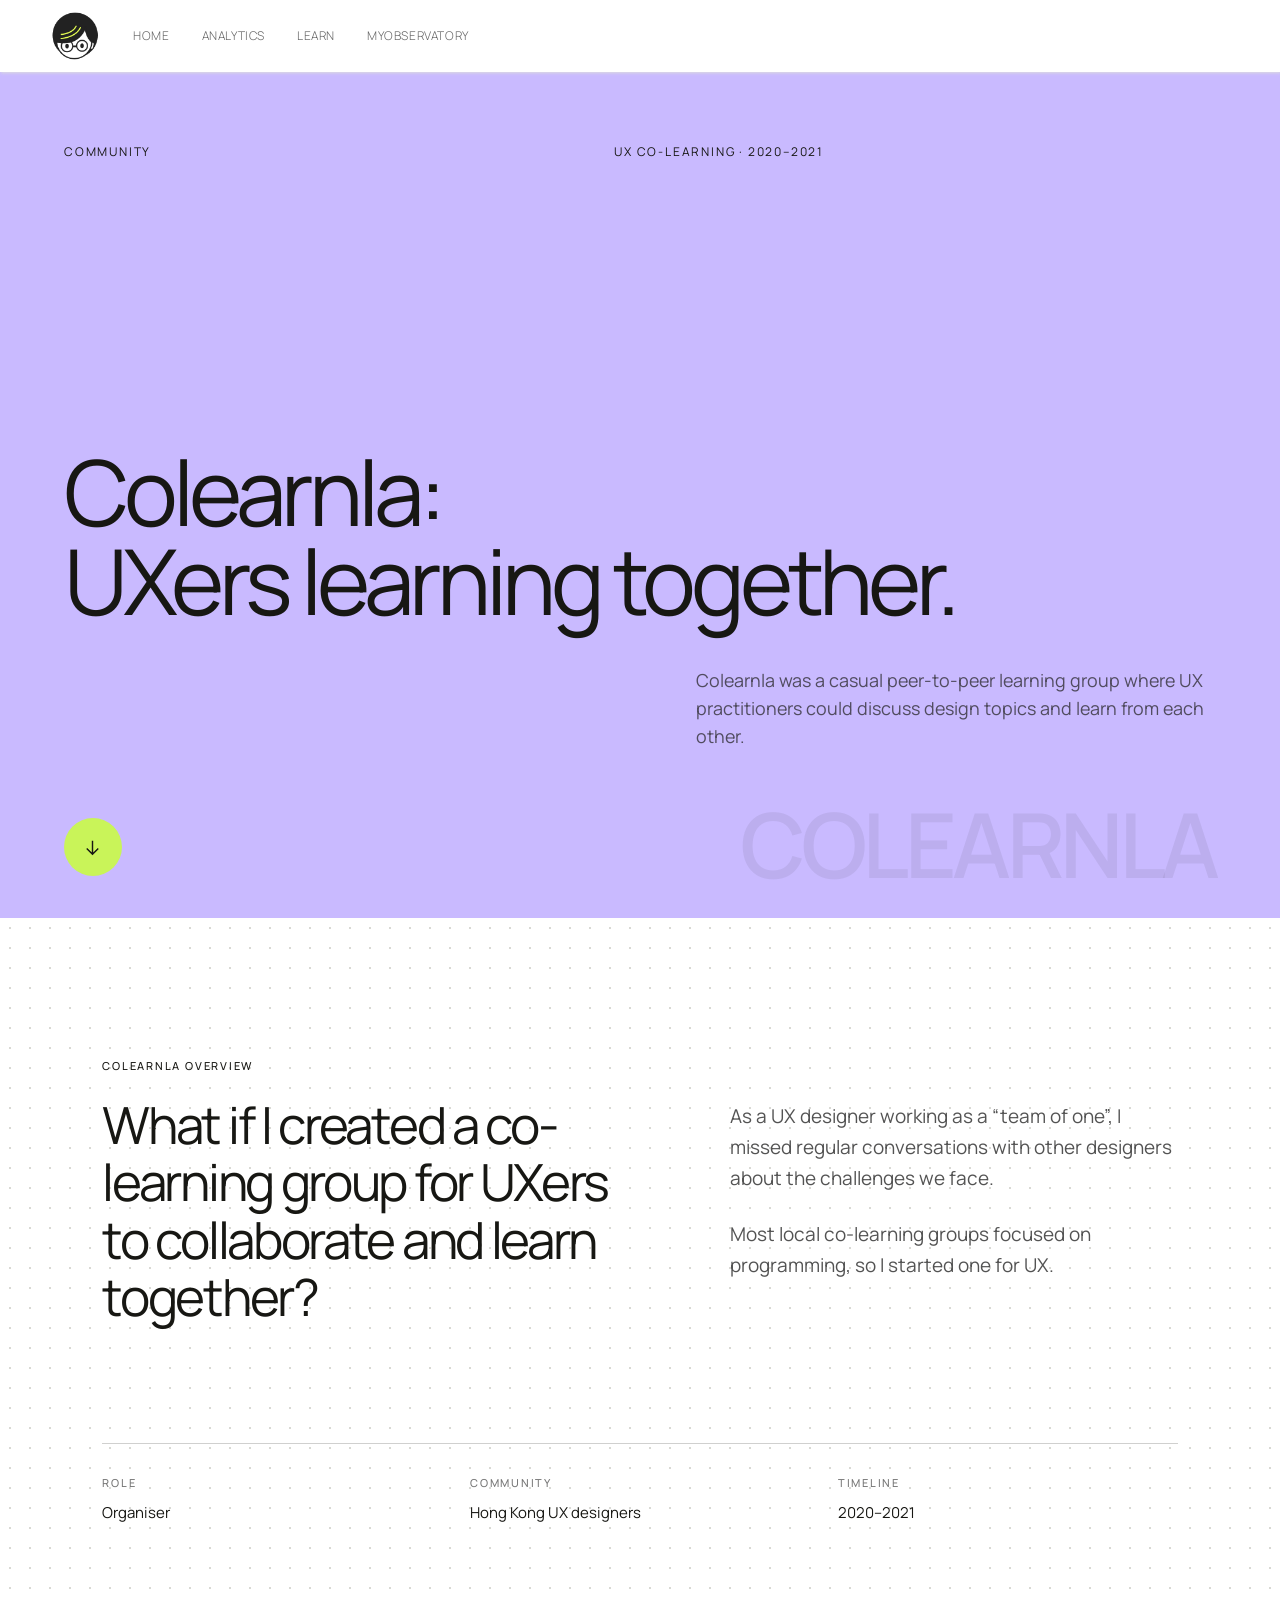
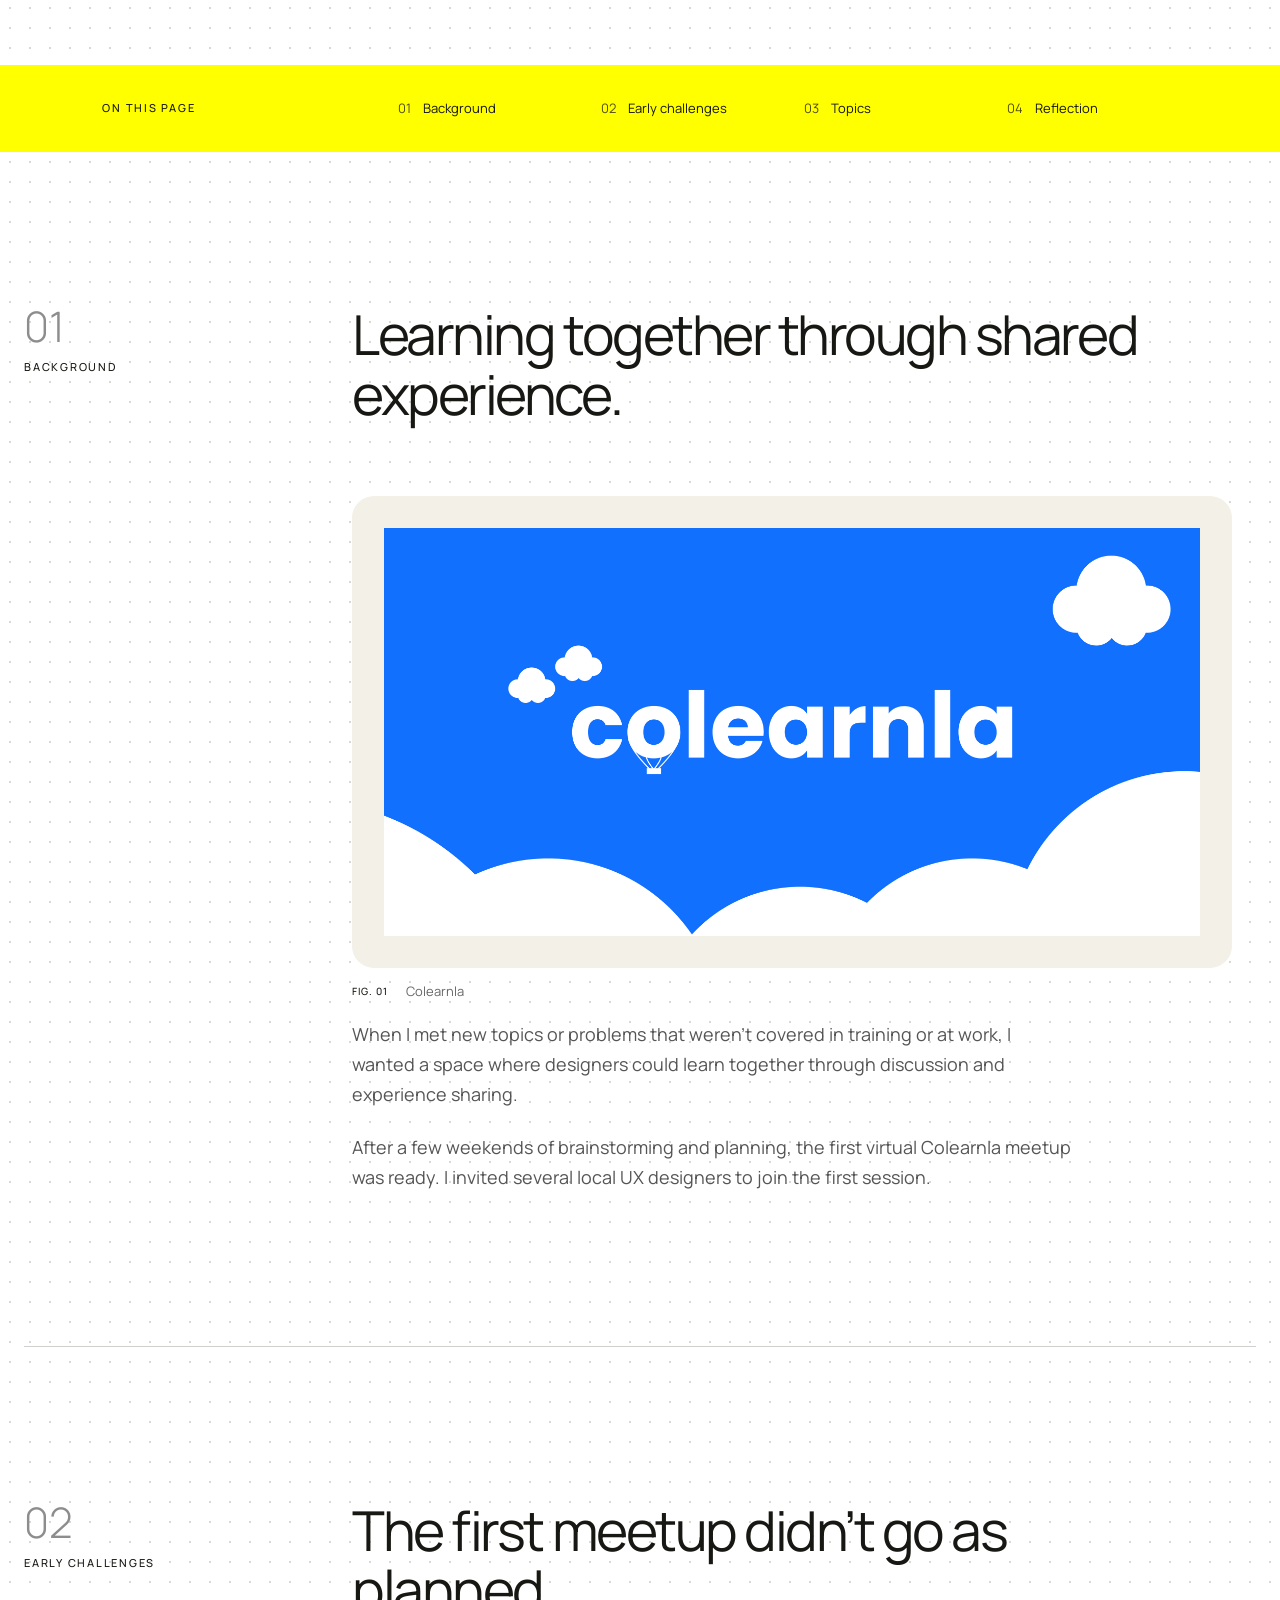
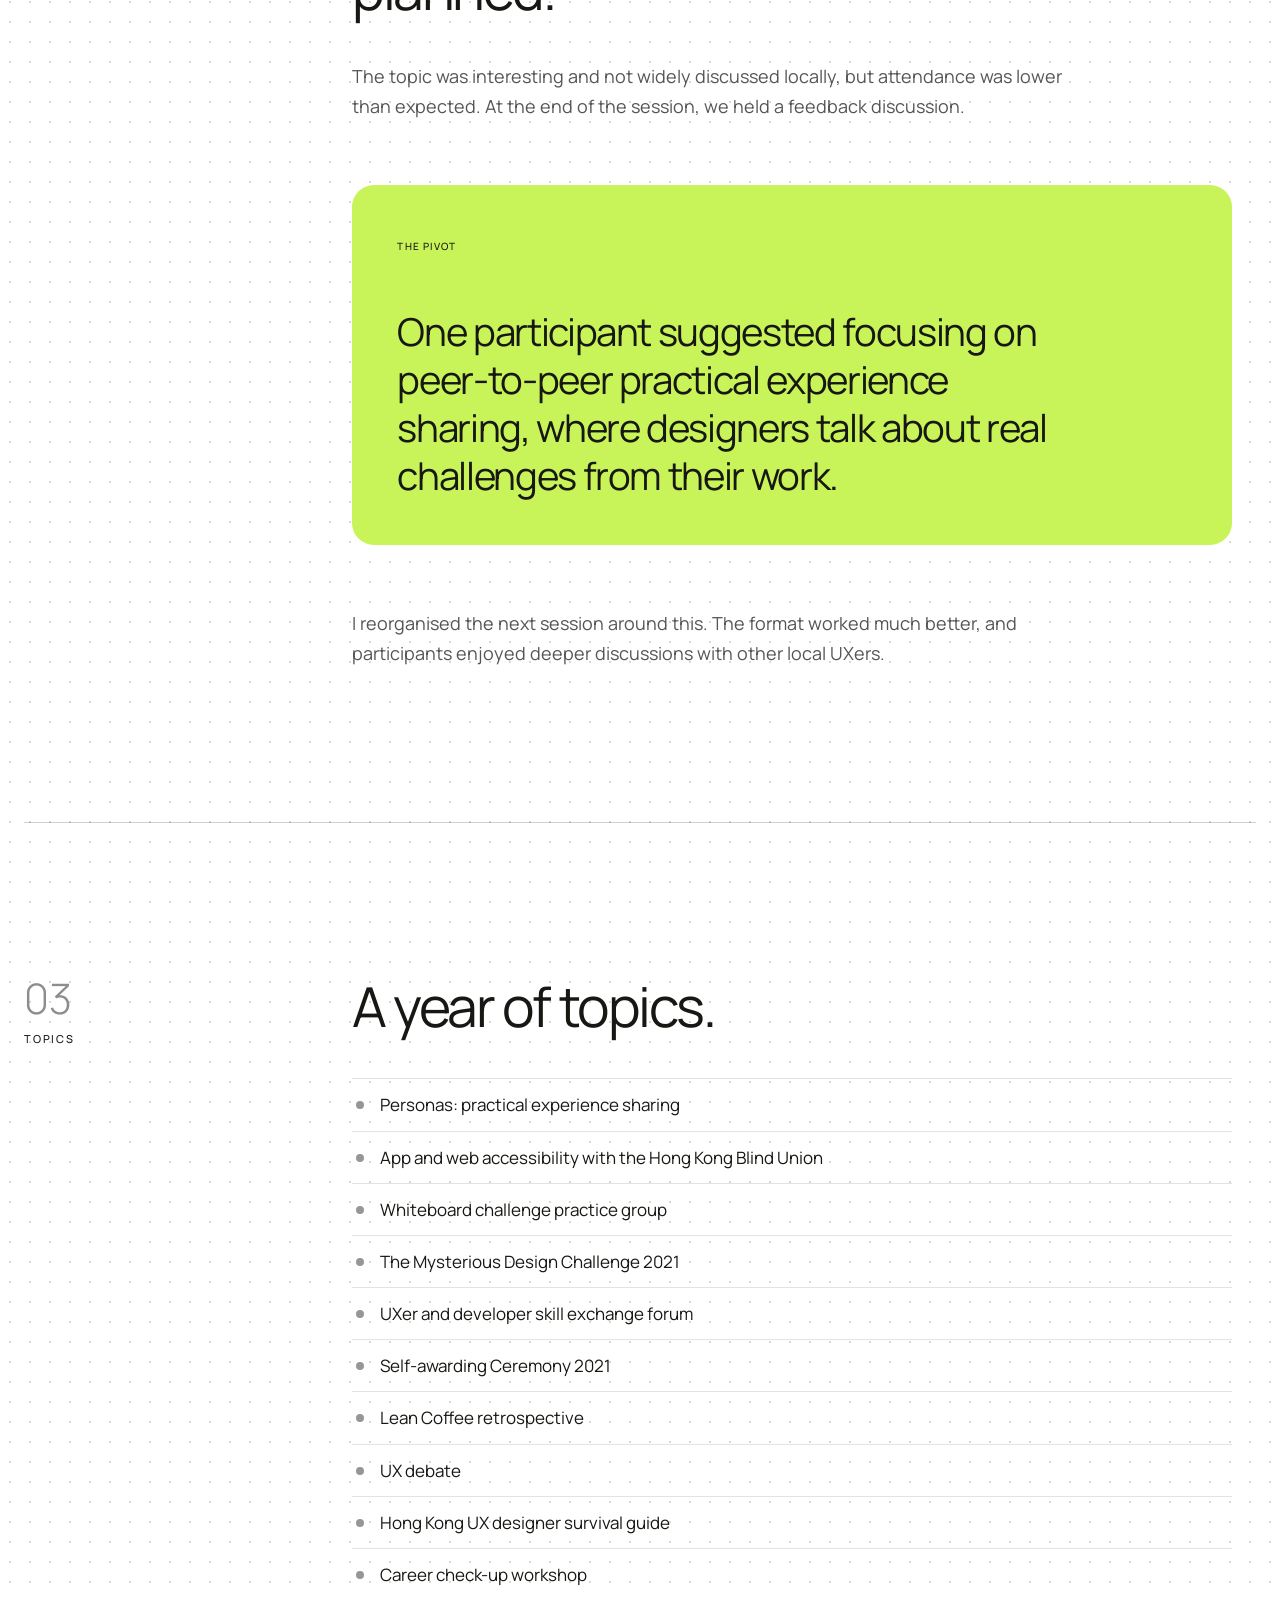
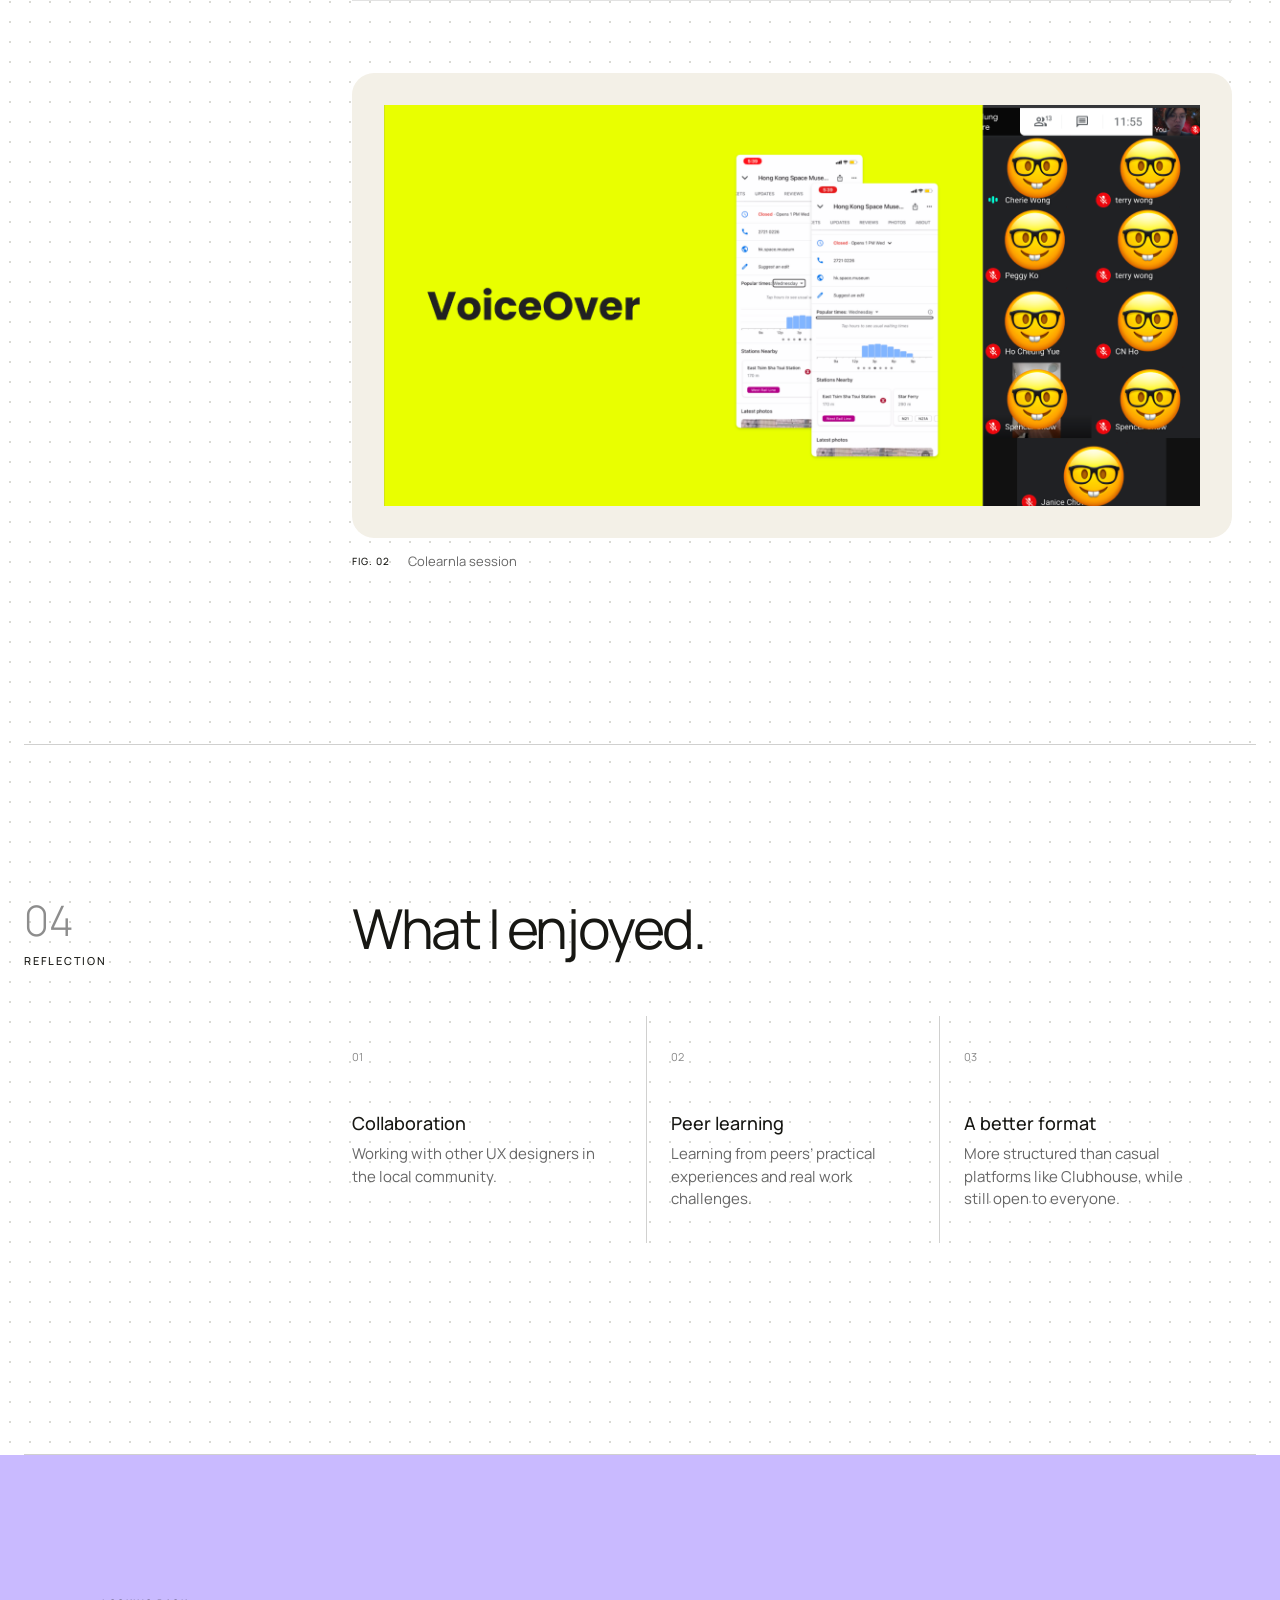
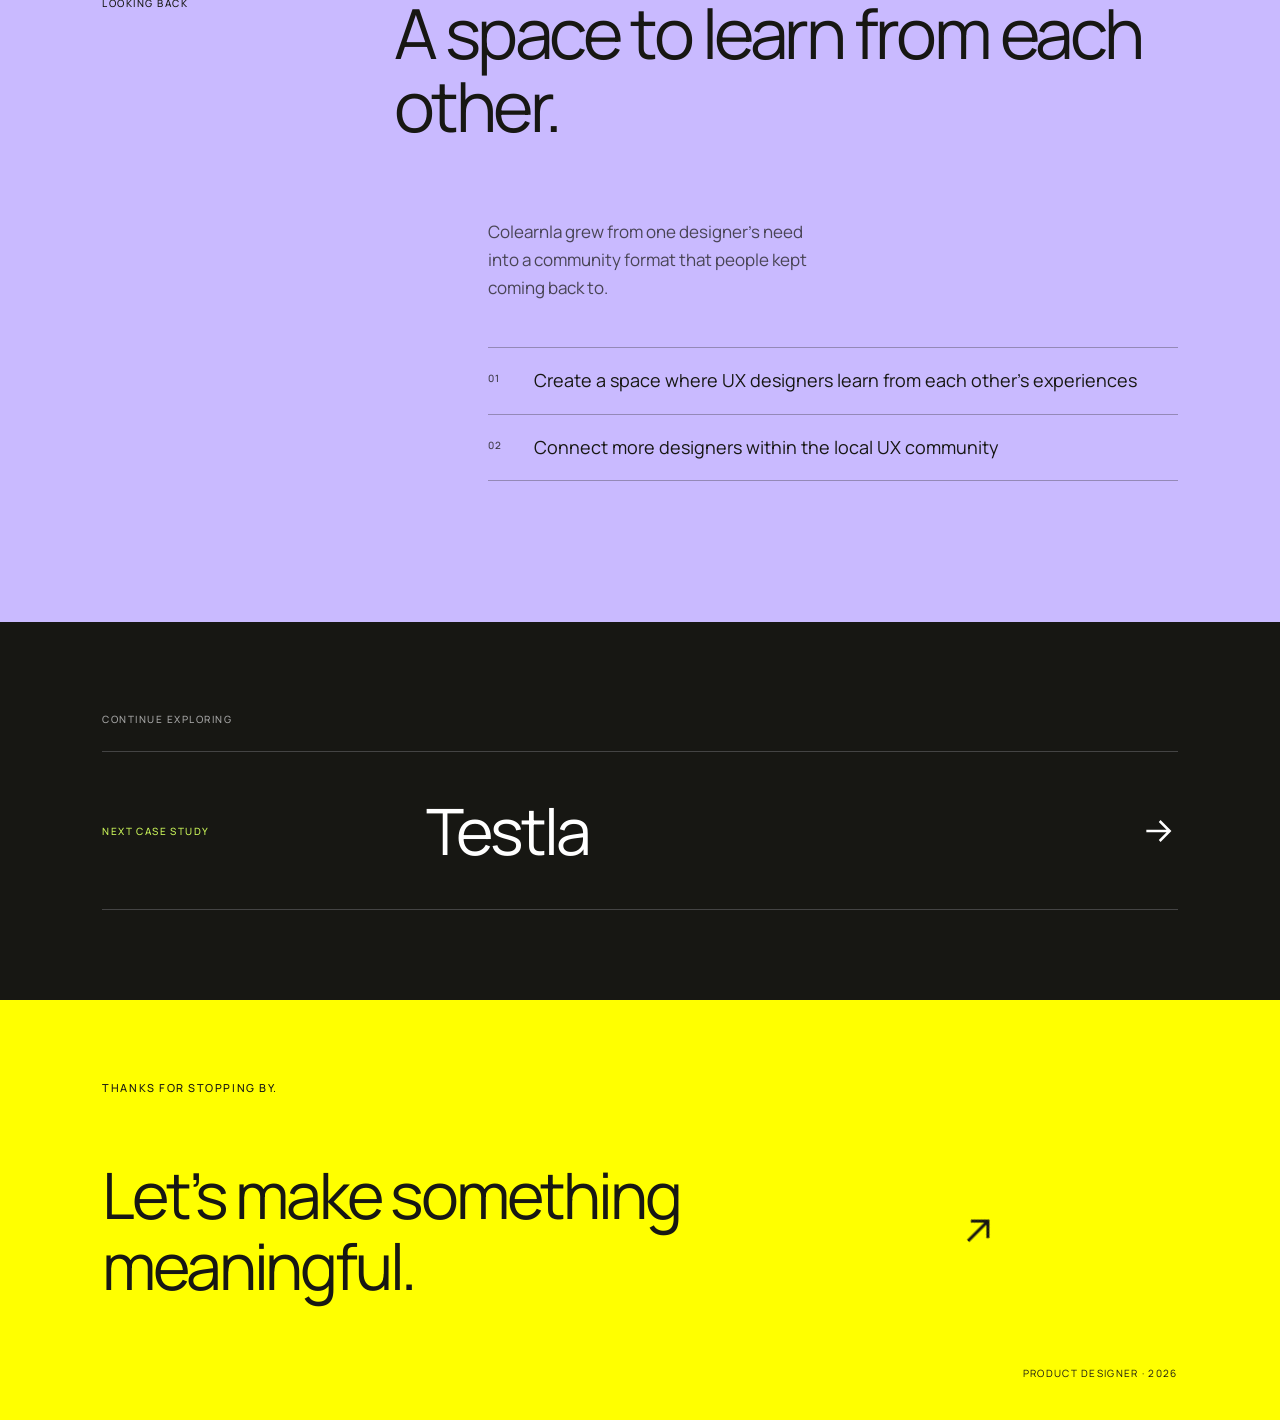
<file: colearnla.html>
<!doctype html>
<html lang="en">
  <head>
    <meta charset="UTF-8" />
    <meta name="viewport" content="width=device-width, initial-scale=1.0" />
    <title>Colearnla · Phoebe Yu</title>
    <meta name="description" content="A peer-to-peer co-learning group for UX practitioners in Hong Kong. A community project by Phoebe Yu." />
    <link rel="icon" type="image/png" href="Homepage/src/assets/phoebe-avatar.png" />
    <link rel="preconnect" href="https://fonts.googleapis.com" />
    <link rel="preconnect" href="https://fonts.gstatic.com" crossorigin />
    <link href="https://fonts.googleapis.com/css2?family=Manrope:wght@300;400;500;600;700;800&display=swap" rel="stylesheet" />
    <style>
/* Reset (stands in for Tailwind Preflight used by the Figma Make template) */
*,
*::before,
*::after {
  box-sizing: border-box;
  margin: 0;
  padding: 0;
  border: 0 solid;
}

html {
  -webkit-text-size-adjust: 100%;
  scroll-behavior: smooth;
  background: #171713;
}

body {
  color: #171713;
  background: #f3f0e7;
  font-family: Manrope, sans-serif;
  font-size: 17px;
  line-height: 1.65;
  -webkit-font-smoothing: antialiased;
}

h1, h2, h3, h4, p, blockquote, figure, dl, dd {
  font-weight: inherit;
  font-size: inherit;
}

ul, ol {
  list-style: none;
}

a {
  color: inherit;
  text-decoration: none;
}

button {
  font: inherit;
  color: inherit;
  cursor: pointer;
}

img,
svg,
iframe {
  display: block;
  max-width: 100%;
}

::selection {
  color: #171713;
  background: #ff0;
}

:root {
  --ink: #171713;
  --cream: #f3f0e7;
  --yellow: #ff0;
  --lime: #c9f459;
  --lavender: #c9baff;
  --coral: #ff765f;
  --line: 2px solid var(--ink);
  --rule: color-mix(in srgb, var(--ink) 20%, transparent);
}

.site {
  min-width: 320px;
  overflow: clip;
}

.site-header {
  z-index: 90;
  position: sticky;
  top: 0;
  width: 100%;
  height: 72px;
  display: flex;
  align-items: center;
  justify-content: flex-start;
  padding: 0 clamp(22px, 4vw, 64px);
  color: #222;
  background: #fff;
  box-shadow: 1px 1px 3px #ddd;
}

.avatar-link,
.avatar-link img {
  display: block;
  width: 48px;
  height: 48px;
  border-radius: 50%;
}

.site-header nav {
  display: flex;
  align-items: center;
  gap: 0;
  margin-left: 18px;
}

.site-header nav a {
  opacity: 0.7;
  color: #222;
  letter-spacing: 0.6px;
  text-transform: uppercase;
  white-space: nowrap;
  padding: 15px 16px;
  font-size: 12px;
  font-weight: 300;
  transition:
    opacity 0.2s,
    transform 0.2s,
    color 0.2s;
}

.site-header nav a:hover {
  opacity: 1;
  color: #8f8f8f;
  transform: translateY(-2px);
}

.site-header nav a.active {
  opacity: 1;
  color: #222;
}

.menu-toggle {
  display: none;
}

.hero {
  position: relative;
  min-height: 94svh;
  color: var(--ink);
  background: var(--lavender);
  padding: 73px clamp(24px, 5vw, 76px) 42px;
  display: flex;
  flex-direction: column;
  justify-content: space-between;
}

.hero__eyebrow {
  display: flex;
  justify-content: space-between;
  max-width: 760px;
  font:
    400 12px/1.2 Manrope,
    sans-serif;
  letter-spacing: 0.15em;
  text-transform: uppercase;
  color: var(--ink);
}

.hero__title {
  z-index: 1;
  position: relative;
  margin-top: auto;
  margin-bottom: 7vh;
}

.hero h1 {
  max-width: 1160px;
  font:
    400 clamp(52px, 7.1vw, 112px) / 0.98 Manrope,
    sans-serif;
  letter-spacing: -0.055em;
}

.hero h1 em {
  color: var(--ink);
  font-style: normal;
}

.statement h2 em {
  color: var(--lime);
  font-style: normal;
}

.hero__title > p {
  width: min(520px, 100%);
  margin-top: 42px;
  margin-left: auto;
  color: color-mix(in srgb, var(--ink) 68%, transparent);
  font-size: clamp(17px, 1.4vw, 21px);
  line-height: 1.55;
}

.hero__footer {
  z-index: 1;
  display: flex;
  justify-content: space-between;
  align-items: end;
}

.round-link {
  width: 58px;
  height: 58px;
  display: grid;
  place-items: center;
  color: var(--ink);
  background: var(--lime);
  border-radius: 50%;
  transform: rotate(90deg);
  transition: transform 180ms ease;
}

.round-link:hover {
  transform: rotate(90deg) scale(1.08);
}

.arrow {
  width: 23px;
  fill: none;
  stroke: currentColor;
  stroke-width: 1.5;
}

.arrow.diagonal {
  transform: rotate(-45deg);
}

.hero__mark {
  color: color-mix(in srgb, var(--ink) 7%, transparent);
  font:
    600 clamp(42px, 7vw, 100px) / 0.7 Manrope,
    sans-serif;
  letter-spacing: -0.05em;
}

.reveal {
  animation: enter 700ms cubic-bezier(0.2, 0.7, 0.2, 1) both;
}

.reveal--delay {
  animation-delay: 120ms;
}

@keyframes enter {
  from {
    opacity: 0;
    transform: translateY(24px);
  }
}

.overview {
  display: grid;
  grid-template-columns: 1.1fr 0.9fr;
  gap: 80px;
  padding: clamp(80px, 11vw, 164px) clamp(24px, 8vw, 140px);
  background-color: #fff;
  background-image: radial-gradient(#d9d9d4 1.25px, transparent 1.25px);
  background-size: 20px 20px;
}

.kicker,
.overview dt {
  margin-bottom: 24px;
  font:
    500 11px/1.2 Manrope,
    sans-serif;
  text-transform: uppercase;
  letter-spacing: 0.16em;
}

.overview h2 {
  max-width: 720px;
  font:
    400 clamp(34px, 4vw, 62px) / 1.12 Manrope,
    sans-serif;
  letter-spacing: -0.045em;
}

.overview__copy {
  padding-top: 42px;
  color: #535353;
  font-size: 19px;
}

.overview__copy p + p {
  margin-top: 24px;
}

.meta {
  grid-column: 1 / -1;
  display: grid;
  grid-template-columns: repeat(4, 1fr);
  gap: 28px;
  margin-top: 38px;
  padding-top: 32px;
  border-top: 1px solid var(--rule);
}

.overview dt {
  margin-bottom: 12px;
  color: #777;
}

.overview dd {
  max-width: 230px;
  font:
    400 15px/1.5 Manrope,
    sans-serif;
}

.contents {
  position: relative;
  background: var(--yellow);
  padding: 35px clamp(24px, 8vw, 140px);
  display: flex;
  align-items: start;
  justify-content: space-between;
  gap: 50px;
}

.contents > span {
  flex: none;
  font:
    500 11px/1.5 Manrope,
    sans-serif;
  text-transform: uppercase;
  letter-spacing: 0.16em;
}

.contents > div {
  width: min(780px, 100%);
  display: grid;
  grid-template-columns: repeat(3, 1fr);
  gap: 18px 32px;
}

.contents a {
  display: flex;
  gap: 12px;
  font:
    400 13px/1.3 Manrope,
    sans-serif;
}

.contents a span {
  opacity: 0.45;
}

.statement {
  min-height: 680px;
  color: white;
  background: var(--ink);
  padding: clamp(80px, 10vw, 150px) clamp(24px, 8vw, 140px);
  display: grid;
  grid-template-columns: 1fr 3fr;
  align-content: center;
  gap: 45px;
}

.statement > p:first-child {
  color: var(--lime);
  font:
    500 11px/1.5 Manrope,
    sans-serif;
  text-transform: uppercase;
  letter-spacing: 0.16em;
}

.statement h2 {
  max-width: 1040px;
  font:
    400 clamp(38px, 5vw, 74px) / 1.1 Manrope,
    sans-serif;
  letter-spacing: -0.045em;
}

.statement__line {
  grid-column: 2;
  height: 1px;
  margin-top: 28px;
  background: rgba(255, 255, 255, 0.23);
}

.statement .statement__detail {
  grid-column: 2;
  max-width: 660px;
  color: rgba(255, 255, 255, 0.65);
  font-size: 19px;
}

.narrative {
  background-color: #fff;
  background-image: radial-gradient(#d9d9d4 1.25px, transparent 1.25px);
  background-size: 20px 20px;
}

.chapter {
  width: min(1240px, calc(100% - 48px));
  margin: 0 auto;
  padding: clamp(90px, 12vw, 170px) 0;
  display: grid;
  grid-template-columns: minmax(170px, 0.4fr) minmax(0, 1.6fr);
  gap: clamp(40px, 8vw, 120px);
  border-bottom: 1px solid var(--rule);
  scroll-margin-top: 30px;
}

.chapter__label {
  height: fit-content;
  position: sticky;
  top: 40px;
}

.chapter__label span {
  display: block;
  margin-bottom: 12px;
  color: #8d8d8d;
  font:
    300 42px/1 Manrope,
    sans-serif;
}

.chapter__label p {
  font:
    500 11px/1.4 Manrope,
    sans-serif;
  text-transform: uppercase;
  letter-spacing: 0.16em;
}

.chapter__body {
  max-width: 880px;
}

.chapter h2 {
  max-width: 820px;
  margin-bottom: 42px;
  font:
    400 clamp(36px, 4.3vw, 64px) / 1.08 Manrope,
    sans-serif;
  letter-spacing: -0.045em;
}

.chapter__body > p {
  max-width: 720px;
  color: #555;
  font-size: 18px;
}

.chapter__body > p + p {
  margin-top: 24px;
}

.chapter__body > .lead {
  color: var(--ink);
  font:
    400 clamp(21px, 2vw, 28px) / 1.5 Manrope,
    sans-serif;
  letter-spacing: -0.018em;
}

.problem-grid {
  margin: 58px 0;
  display: grid;
  grid-template-columns: repeat(3, 1fr);
  border-radius: 22px;
  overflow: hidden;
}

.problem-grid > div {
  padding: 25px 24px 32px 0;
}

.problem-grid > div + div {
  padding-left: 24px;
  border-left: 1px solid var(--rule);
}

.problem-grid span {
  color: #888;
  font:
    400 11px Manrope,
    sans-serif;
}

.problem-grid h3 {
  margin: 42px 0 8px;
  font:
    500 18px Manrope,
    sans-serif;
}

.problem-grid p {
  color: #666;
  font-size: 15px;
  line-height: 1.5;
}

blockquote {
  margin-top: 70px;
  padding: 40px;
  color: white;
  background: var(--ink);
  border-radius: 22px;
  overflow: hidden;
  font:
    400 clamp(28px, 3vw, 45px) / 1.25 Manrope,
    sans-serif;
  letter-spacing: -0.035em;
}

blockquote::before {
  content: "→";
  display: block;
  margin-bottom: 42px;
  color: var(--lime);
  font-size: 34px;
}

blockquote span {
  display: block;
  color: var(--lime);
}

.figure {
  margin: 72px 0 20px;
}

.figure > a {
  position: relative;
  display: block;
  padding: clamp(15px, 2.5vw, 34px);
  background: var(--cream);
  border-radius: 22px;
  overflow: hidden;
}

.figure img {
  width: 100%;
  height: auto;
  transition: transform 400ms cubic-bezier(0.2, 0.7, 0.2, 1);
}

.figure__open {
  position: absolute;
  right: 20px;
  bottom: 20px;
  display: flex;
  align-items: center;
  gap: 8px;
  padding: 10px 13px;
  color: white;
  background: var(--ink);
  font:
    400 10px Manrope,
    sans-serif;
  text-transform: uppercase;
  letter-spacing: 0.08em;
  opacity: 0;
  transform: translateY(5px);
  transition: 180ms ease;
}

.figure__open .arrow {
  width: 15px;
}

.figure a:hover img {
  transform: scale(1.012);
}

.figure a:hover .figure__open {
  opacity: 1;
  transform: translateY(0);
}

.figure figcaption {
  margin-top: 14px;
  display: flex;
  gap: 18px;
  color: #676767;
  font-size: 13px;
  line-height: 1.4;
}

.figure figcaption span {
  color: var(--ink);
  flex: none;
  font:
    500 10px/1.8 Manrope,
    sans-serif;
  text-transform: uppercase;
  letter-spacing: 0.1em;
}

.figure-pair {
  display: grid;
  grid-template-columns: 1fr 1fr;
  gap: 24px;
}

.figure-pair .figure {
  margin-top: 28px;
}

.figure-pair .figure > a {
  height: 410px;
  display: flex;
  align-items: center;
}

.decision {
  margin: 64px 0;
  display: grid;
  grid-template-columns: 0.85fr 1.15fr;
  color: white;
  background: var(--ink);
  border-radius: 22px;
  overflow: hidden;
}

.decision > div {
  padding: 45px;
}

.decision .kicker {
  color: var(--lime);
}

.decision h3 {
  font:
    400 28px/1.3 Manrope,
    sans-serif;
  letter-spacing: -0.025em;
}

.decision ul {
  border-left: 1px solid rgba(255, 255, 255, 0.18);
}

.decision li {
  padding: 22px 26px;
  font-size: 15px;
  border-bottom: 1px solid rgba(255, 255, 255, 0.18);
}

.decision li:last-child {
  border: 0;
}

.decision li span {
  display: inline-block;
  width: 78px;
  margin-right: 12px;
  color: var(--lime);
  font:
    500 9px Manrope,
    sans-serif;
  text-transform: uppercase;
  letter-spacing: 0.1em;
}

.decision li.muted {
  color: rgba(255, 255, 255, 0.45);
}

.decision li.muted span {
  color: rgba(255, 255, 255, 0.45);
}

.pullquote {
  margin: 64px 0;
  padding: 45px;
  background: var(--lime);
  border-radius: 22px;
  overflow: hidden;
}

.pullquote span {
  font:
    500 10px Manrope,
    sans-serif;
  text-transform: uppercase;
  letter-spacing: 0.12em;
}

.pullquote p {
  max-width: 680px;
  margin-top: 50px;
  font:
    400 clamp(25px, 3vw, 39px) / 1.25 Manrope,
    sans-serif;
  letter-spacing: -0.035em;
}

.chapter__body .subhead {
  max-width: 700px;
  margin: 90px 0 24px;
  font:
    400 clamp(27px, 3vw, 40px) / 1.2 Manrope,
    sans-serif;
  letter-spacing: -0.035em;
}

.impact {
  color: var(--ink);
  background: var(--lavender);
  padding: clamp(90px, 11vw, 160px) clamp(24px, 8vw, 140px);
  scroll-margin-top: 0;
}

.impact__heading {
  display: grid;
  grid-template-columns: 1fr 3fr;
  gap: 30px;
}

.impact__heading span,
.impact__next > span {
  font:
    500 10px/1.5 Manrope,
    sans-serif;
  text-transform: uppercase;
  letter-spacing: 0.15em;
}

.impact__heading h2 {
  max-width: 950px;
  font:
    400 clamp(40px, 5.4vw, 80px) / 1.06 Manrope,
    sans-serif;
  letter-spacing: -0.05em;
}

.impact__copy {
  width: min(690px, 75%);
  margin: 75px 0 0 auto;
  display: grid;
  grid-template-columns: 1fr 1fr;
  gap: 45px;
  color: color-mix(in srgb, var(--ink) 72%, transparent);
}

.figure--dark {
  margin-top: 100px;
}

.figure--dark > a {
  background: color-mix(in srgb, var(--ink) 12%, transparent);
}

.figure--dark figcaption,
.figure--dark figcaption span {
  color: color-mix(in srgb, var(--ink) 72%, transparent);
}

.impact__next {
  display: grid;
  grid-template-columns: 1fr 3fr;
  gap: 30px;
  margin-top: 100px;
  padding-top: 40px;
  border-top: 1px solid color-mix(in srgb, var(--ink) 30%, transparent);
}

.impact__next p {
  max-width: 760px;
  font:
    300 clamp(23px, 2.5vw, 34px) / 1.45 Manrope,
    sans-serif;
}

.next-project {
  padding: 90px clamp(24px, 8vw, 140px);
  color: white;
  background: var(--ink);
}

.next-project > p {
  color: #777;
  font:
    500 10px Manrope,
    sans-serif;
  text-transform: uppercase;
  letter-spacing: 0.15em;
}

.next-project a {
  margin-top: 25px;
  padding: 35px 0;
  display: grid;
  grid-template-columns: 1fr 2.2fr auto;
  align-items: center;
  border-top: 1px solid #444;
  border-bottom: 1px solid #444;
}

.next-project a span {
  color: var(--lime);
  font:
    500 10px Manrope,
    sans-serif;
  text-transform: uppercase;
  letter-spacing: 0.14em;
}

.next-project a strong {
  font:
    400 clamp(34px, 5vw, 70px) Manrope,
    sans-serif;
  letter-spacing: -0.045em;
}

.next-project a .arrow {
  width: 40px;
  transition: transform 180ms ease;
}

.next-project a:hover .arrow {
  transform: translateX(10px);
}

footer {
  min-height: 420px;
  padding: 80px clamp(24px, 8vw, 140px) 40px;
  display: flex;
  flex-direction: column;
  align-items: start;
  color: var(--ink);
  background: var(--yellow);
}

footer > p {
  font:
    500 11px Manrope,
    sans-serif;
  text-transform: uppercase;
  letter-spacing: 0.14em;
}

footer > a {
  max-width: 900px;
  margin: auto 0;
  display: flex;
  align-items: center;
  gap: 20px;
  font:
    400 clamp(35px, 5vw, 75px) / 1.1 Manrope,
    sans-serif;
  letter-spacing: -0.05em;
}

footer > a .arrow {
  flex: none;
  width: 48px;
}

footer > span {
  align-self: end;
  font:
    400 10px Manrope,
    sans-serif;
  text-transform: uppercase;
  letter-spacing: 0.13em;
}

@media (max-width: 900px) {
  .overview,
  .statement,
  .impact__heading,
  .impact__next {
    grid-template-columns: 1fr;
  }

  .meta {
    grid-template-columns: 1fr 1fr;
  }

  .statement__line,
  .statement .statement__detail {
    grid-column: 1;
  }

  .statement {
    align-content: start;
  }

  .impact__copy {
    width: 100%;
  }
}

@media (max-width: 680px) {
  body {
    font-size: 16px;
  }

  .site-header {
    height: 68px;
    padding: 0 18px;
  }

  .avatar-link,
  .avatar-link img {
    width: 42px;
    height: 42px;
  }

  .menu-toggle {
    z-index: 2;
    position: relative;
    width: 42px;
    height: 42px;
    margin-left: auto;
    display: grid;
    place-content: center;
    gap: 6px;
    background: transparent;
    border: 0;
  }

  .menu-toggle span {
    width: 24px;
    height: 2px;
    background: var(--ink);
    transition: transform 0.22s;
  }

  .menu-toggle.is-open span:first-child {
    transform: translateY(4px) rotate(45deg);
  }

  .menu-toggle.is-open span:last-child {
    transform: translateY(-4px) rotate(-45deg);
  }

  .site-header nav {
    opacity: 0;
    pointer-events: none;
    position: fixed;
    inset: 68px 0 auto;
    display: flex;
    flex-direction: column;
    align-items: stretch;
    margin-left: 0;
    padding: 14px 18px 20px;
    background: #fff;
    border-top: 1px solid #ddd;
    box-shadow: 0 8px 18px #00000014;
    transform: translateY(-130%);
    transition:
      transform 0.26s,
      opacity 0.22s;
  }

  .site-header nav.is-open {
    opacity: 1;
    pointer-events: auto;
    transform: translateY(0);
  }

  .site-header nav a {
    display: block;
    padding: 14px 0;
    text-align: left;
    font-size: 17px;
  }

  .hero {
    min-height: 820px;
    padding-top: 48px;
  }

  .hero__eyebrow {
    flex-direction: column;
    gap: 8px;
  }

  .hero h1 br {
    display: none;
  }

  .hero__title > p {
    margin: 34px 0 0;
  }

  .hero__mark {
    display: none;
  }

  .overview {
    grid-template-columns: 1fr;
    gap: 10px;
  }

  .overview__copy {
    padding-top: 45px;
  }

  .meta {
    margin-top: 55px;
    grid-template-columns: 1fr;
  }

  .meta div {
    padding-bottom: 20px;
    border-bottom: 1px solid var(--rule);
  }

  .contents {
    display: block;
  }

  .contents > div {
    margin-top: 25px;
    grid-template-columns: 1fr 1fr;
  }

  .statement {
    min-height: 650px;
  }

  .chapter {
    width: calc(100% - 40px);
    grid-template-columns: 1fr;
    gap: 35px;
  }

  .chapter__label {
    position: static;
    display: flex;
    align-items: baseline;
    gap: 15px;
  }

  .chapter__label span {
    margin: 0;
    font-size: 28px;
  }

  .problem-grid,
  .figure-pair,
  .decision,
  .impact__copy {
    grid-template-columns: 1fr;
  }

  .problem-grid > div + div {
    padding-left: 0;
    border-top: 1px solid var(--rule);
    border-left: 0;
  }

  .problem-grid h3 {
    margin-top: 20px;
  }

  blockquote,
  .pullquote {
    padding: 28px;
  }

  .figure {
    margin-top: 50px;
  }

  .figure-pair .figure {
    margin-top: 35px;
  }

  .figure-pair .figure > a {
    height: auto;
  }

  .figure__open {
    display: none;
  }

  .decision > div {
    padding: 32px 25px;
  }

  .decision ul {
    border-top: 1px solid rgba(255, 255, 255, 0.18);
    border-left: 0;
  }

  .decision li span {
    display: block;
    margin-bottom: 8px;
  }

  .impact__copy {
    margin-top: 45px;
  }

  .next-project a {
    grid-template-columns: 1fr auto;
  }

  .next-project a span {
    grid-column: 1 / -1;
    margin-bottom: 18px;
  }

  footer {
    min-height: 470px;
  }

  footer > a {
    align-items: end;
  }
}

@media (prefers-reduced-motion: reduce) {
  html {
    scroll-behavior: auto;
  }

  *,
  *::before,
  *::after {
    animation-duration: 0.01ms !important;
    animation-iteration-count: 1 !important;
    transition-duration: 0.01ms !important;
  }
}

/* ---- Additions for the Snyk Analytics case study ---- */

.meta--three {
  grid-template-columns: repeat(3, 1fr);
}

.contents > div {
  grid-template-columns: repeat(4, 1fr);
}

.problem-grid--two {
  grid-template-columns: repeat(2, 1fr);
  border-radius: 0;
}

.problem-grid--two > div {
  padding: 28px 28px 32px 0;
  border-top: 1px solid var(--rule);
}

.problem-grid--two > div + div {
  padding-left: 0;
  border-left: 0;
}

.problem-grid--two > div:nth-child(even) {
  padding-left: 28px;
  border-left: 1px solid var(--rule);
}

.problem-grid--two h3 {
  margin-top: 26px;
}

.problem-grid ul {
  margin-top: 14px;
  color: #666;
  font-size: 15px;
  line-height: 1.5;
}

.problem-grid ul li + li {
  margin-top: 6px;
}

.problem-grid ul li strong {
  color: var(--ink);
  font-weight: 500;
}

.decision + .decision {
  margin-top: -40px;
}

.decision li em {
  display: block;
  margin-top: 4px;
  color: rgba(255, 255, 255, 0.6);
  font-style: normal;
}

.impact__list {
  width: min(690px, 75%);
  margin: 45px 0 0 auto;
  border-top: 1px solid color-mix(in srgb, var(--ink) 30%, transparent);
}

.impact__list li {
  display: flex;
  gap: 18px;
  padding: 18px 0;
  border-bottom: 1px solid color-mix(in srgb, var(--ink) 30%, transparent);
  font-size: 18px;
}

.impact__list li span {
  flex: none;
  width: 28px;
  font:
    500 10px/2.4 Manrope,
    sans-serif;
  letter-spacing: 0.1em;
  color: color-mix(in srgb, var(--ink) 60%, transparent);
}

.figure--video .video {
  position: relative;
  padding: clamp(15px, 2.5vw, 34px);
  background: color-mix(in srgb, var(--ink) 12%, transparent);
  border-radius: 22px;
  overflow: hidden;
}

.figure--video .video > div {
  position: relative;
  padding-top: 56.17%;
  border-radius: 10px;
  overflow: hidden;
  background: var(--ink);
}

.figure--video iframe {
  position: absolute;
  inset: 0;
  width: 100%;
  height: 100%;
}

@media (max-width: 900px) {
  .contents > div {
    grid-template-columns: repeat(3, 1fr);
  }

  .impact__list {
    width: 100%;
  }
}

@media (max-width: 680px) {
  .meta--three,
  .problem-grid--two {
    grid-template-columns: 1fr;
  }

  .problem-grid--two > div:nth-child(even) {
    padding-left: 0;
    border-left: 0;
  }

  .contents > div {
    grid-template-columns: 1fr 1fr;
  }

  .decision + .decision {
    margin-top: -40px;
  }
}

/* ---- Added for the shared site ---- */
.chapter__body .list { margin: 24px 0 0; padding: 0; list-style: none; }
.chapter__body .list li { position: relative; padding: 12px 0 12px 28px; border-top: 1px solid color-mix(in srgb, var(--ink) 12%, transparent); line-height: 1.6; }
.chapter__body .list li:last-child { border-bottom: 1px solid color-mix(in srgb, var(--ink) 12%, transparent); }
.chapter__body .list li::before { content: ""; position: absolute; left: 4px; top: 22px; width: 8px; height: 8px; border-radius: 50%; background: currentColor; opacity: .45; }
.chapter__body .list strong { display: block; font-weight: 700; }
.figure--banner { margin-top: 0; }
.video-placeholder { position: absolute; inset: 0; display: grid; place-items: center; text-align: center; color: color-mix(in srgb, white 70%, transparent); font: 500 15px/1.5 Manrope, sans-serif; padding: 24px; }
.video-placeholder strong { display: block; font-size: 18px; color: white; margin-bottom: 4px; }

/* Accessibility contrast fixes */
.contents a span { opacity: 0.75; }
.impact__list li span { color: color-mix(in srgb, var(--ink) 80%, transparent); }
.next-project > p { color: #a3a3a3; }
    </style>
  </head>
  <body>
    <div class="site">
      <header class="site-header">
        <a href="index.html#top" class="avatar-link" aria-label="Phoebe Yu, home">
          <img src="Homepage/src/assets/phoebe-avatar.png" alt="" />
        </a>
        <button class="menu-toggle" type="button" aria-expanded="false" aria-controls="main-menu" aria-label="Open menu">
          <span></span>
          <span></span>
        </button>
        <nav id="main-menu" aria-label="Main navigation">
          <a href="index.html#top">Home</a>
          <a href="snyk-analytics.html">Analytics</a>
          <a href="snyk-learn.html">Learn</a>
          <a href="myobservatory.html">MyObservatory</a>
        </nav>
      </header>

      <main id="top">
        <section class="hero">
          <div class="hero__eyebrow reveal">
            <span>Community</span>
            <span>UX co-learning · 2020–2021</span>
          </div>
          <div class="hero__title reveal reveal--delay">
            <h1>
              Colearnla:
              <br />
              <em>UXers learning together.</em>
            </h1>
            <p>Colearnla was a casual peer-to-peer learning group where UX practitioners could discuss design topics and learn from each other.</p>
          </div>
          <div class="hero__footer">
            <a href="#overview" class="round-link" aria-label="Scroll to project overview">
              <svg aria-hidden="true" viewBox="0 0 24 24" class="arrow"><path d="M5 12h14M13 6l6 6-6 6" /></svg>
            </a>
            <div class="hero__mark" aria-hidden="true">COLEARNLA</div>
          </div>
        </section>

        <section class="overview" id="overview">
          <div class="overview__intro">
            <p class="kicker">Colearnla overview</p>
            <h2>What if I created a co-learning group for UXers to collaborate and learn together?</h2>
          </div>
          <div class="overview__copy">
            <p>As a UX designer working as a “team of one”, I missed regular conversations with other designers about the challenges we face.</p>
            <p>Most local co-learning groups focused on programming, so I started one for UX.</p>
          </div>
          <dl class="meta meta--three">
            <div>
              <dt>Role</dt>
              <dd>Organiser</dd>
            </div>
            <div>
              <dt>Community</dt>
              <dd>Hong Kong UX designers</dd>
            </div>
            <div>
              <dt>Timeline</dt>
              <dd>2020–2021</dd>
            </div>
          </dl>
        </section>

        <aside class="contents" aria-label="On this page">
          <span>On this page</span>
          <div>
            <a href="#background"><span>01</span>Background</a>
            <a href="#challenges"><span>02</span>Early challenges</a>
            <a href="#topics"><span>03</span>Topics</a>
            <a href="#reflection"><span>04</span>Reflection</a>
          </div>
        </aside>

        <div class="narrative">
          <section class="chapter" id="background">
            <div class="chapter__label">
              <span>01</span>
              <p>Background</p>
            </div>
            <div class="chapter__body">
              <h2>Learning together through shared experience.</h2>
              <figure class="figure figure--light">
                <a href="Colearnla/colearnla.png" target="_blank" rel="noreferrer" aria-label="Open figure 1 at full size">
                  <img src="Colearnla/colearnla.png" alt="Colearnla" loading="lazy" />
                  <span class="figure__open">View full size <svg aria-hidden="true" viewBox="0 0 24 24" class="arrow diagonal"><path d="M5 12h14M13 6l6 6-6 6" /></svg></span>
                </a>
                <figcaption><span>Fig. 01</span>Colearnla</figcaption>
              </figure>
              <p>When I met new topics or problems that weren’t covered in training or at work, I wanted a space where designers could learn together through discussion and experience sharing.</p>
              <p>After a few weekends of brainstorming and planning, the first virtual Colearnla meetup was ready. I invited several local UX designers to join the first session.</p>
            </div>
          </section>

          <section class="chapter" id="challenges">
            <div class="chapter__label">
              <span>02</span>
              <p>Early challenges</p>
            </div>
            <div class="chapter__body">
              <h2>The first meetup didn’t go as planned.</h2>
              <p>The topic was interesting and not widely discussed locally, but attendance was lower than expected. At the end of the session, we held a feedback discussion.</p>
              <div class="pullquote">
                <span>The pivot</span>
                <p>One participant suggested focusing on peer-to-peer practical experience sharing, where designers talk about real challenges from their work.</p>
              </div>
              <p>I reorganised the next session around this. The format worked much better, and participants enjoyed deeper discussions with other local UXers.</p>
            </div>
          </section>

          <section class="chapter" id="topics">
            <div class="chapter__label">
              <span>03</span>
              <p>Topics</p>
            </div>
            <div class="chapter__body">
              <h2>A year of topics.</h2>
              <ul class="list">
                <li>Personas: practical experience sharing</li>
                <li>App and web accessibility with the Hong Kong Blind Union</li>
                <li>Whiteboard challenge practice group</li>
                <li>The Mysterious Design Challenge 2021</li>
                <li>UXer and developer skill exchange forum</li>
                <li>Self-awarding Ceremony 2021</li>
                <li>Lean Coffee retrospective</li>
                <li>UX debate</li>
                <li>Hong Kong UX designer survival guide</li>
                <li>Career check-up workshop</li>
              </ul>
              <figure class="figure figure--light">
                <a href="Colearnla/VoiceOver.png" target="_blank" rel="noreferrer" aria-label="Open figure 2 at full size">
                  <img src="Colearnla/VoiceOver.png" alt="Colearnla session" loading="lazy" />
                  <span class="figure__open">View full size <svg aria-hidden="true" viewBox="0 0 24 24" class="arrow diagonal"><path d="M5 12h14M13 6l6 6-6 6" /></svg></span>
                </a>
                <figcaption><span>Fig. 02</span>Colearnla session</figcaption>
              </figure>
            </div>
          </section>

          <section class="chapter" id="reflection">
            <div class="chapter__label">
              <span>04</span>
              <p>Reflection</p>
            </div>
            <div class="chapter__body">
              <h2>What I enjoyed.</h2>
              <div class="problem-grid">
                <div>
                  <span>01</span>
                  <h3>Collaboration</h3>
                  <p>Working with other UX designers in the local community.</p>
                </div>
                <div>
                  <span>02</span>
                  <h3>Peer learning</h3>
                  <p>Learning from peers’ practical experiences and real work challenges.</p>
                </div>
                <div>
                  <span>03</span>
                  <h3>A better format</h3>
                  <p>More structured than casual platforms like Clubhouse, while still open to everyone.</p>
                </div>
              </div>
            </div>
          </section>

        </div>

        <section class="impact" id="closing">
          <div class="impact__heading">
            <span>Looking back</span>
            <h2>A space to learn from each other.</h2>
          </div>
          <div class="impact__copy">
            <p>Colearnla grew from one designer’s need into a community format that people kept coming back to.</p>
          </div>
          <ul class="impact__list">
            <li><span>01</span>Create a space where UX designers learn from each other’s experiences</li>
            <li><span>02</span>Connect more designers within the local UX community</li>
          </ul>
        </section>

        <section class="next-project">
          <p>Continue exploring</p>
          <a href="testla.html">
            <span>Next case study</span>
            <strong>Testla</strong>
            <svg aria-hidden="true" viewBox="0 0 24 24" class="arrow"><path d="M5 12h14M13 6l6 6-6 6" /></svg>
          </a>
        </section>
      </main>

      <footer>
        <p>Thanks for stopping by.</p>
        <a href="mailto:phoebeyu.design@gmail.com">
          Let’s make something meaningful.
          <svg aria-hidden="true" viewBox="0 0 24 24" class="arrow diagonal"><path d="M5 12h14M13 6l6 6-6 6" /></svg>
        </a>
        <span>Product designer · 2026</span>
      </footer>
    </div>
    <script>
(function () {
  var toggle = document.querySelector(".menu-toggle");
  var menu = document.getElementById("main-menu");
  function setOpen(open) {
    toggle.classList.toggle("is-open", open);
    menu.classList.toggle("is-open", open);
    toggle.setAttribute("aria-expanded", String(open));
    toggle.setAttribute("aria-label", open ? "Close menu" : "Open menu");
  }
  toggle.addEventListener("click", function () { setOpen(!menu.classList.contains("is-open")); });
  menu.querySelectorAll("a").forEach(function (a) { a.addEventListener("click", function () { setOpen(false); }); });

  // YouTube: paste a link or video ID into data-youtube="" on a .video box.
  document.querySelectorAll("[data-youtube]").forEach(function (box) {
    var v = box.getAttribute("data-youtube").trim();
    var m = v.match(/(?:youtu\.be\/|v=|embed\/|shorts\/)([\w-]{11})/);
    var id = m ? m[1] : (/^[\w-]{11}$/.test(v) ? v : "");
    if (!id) return; // keeps the "Video coming soon" placeholder
    box.innerHTML = '<iframe src="https://www.youtube.com/embed/' + id +
      '?rel=0" title="' + (box.getAttribute("title") || "Video") +
      '" loading="lazy" allow="autoplay; encrypted-media" allowfullscreen></iframe>';
  });
})();
    </script>
  </body>
</html>
</file>
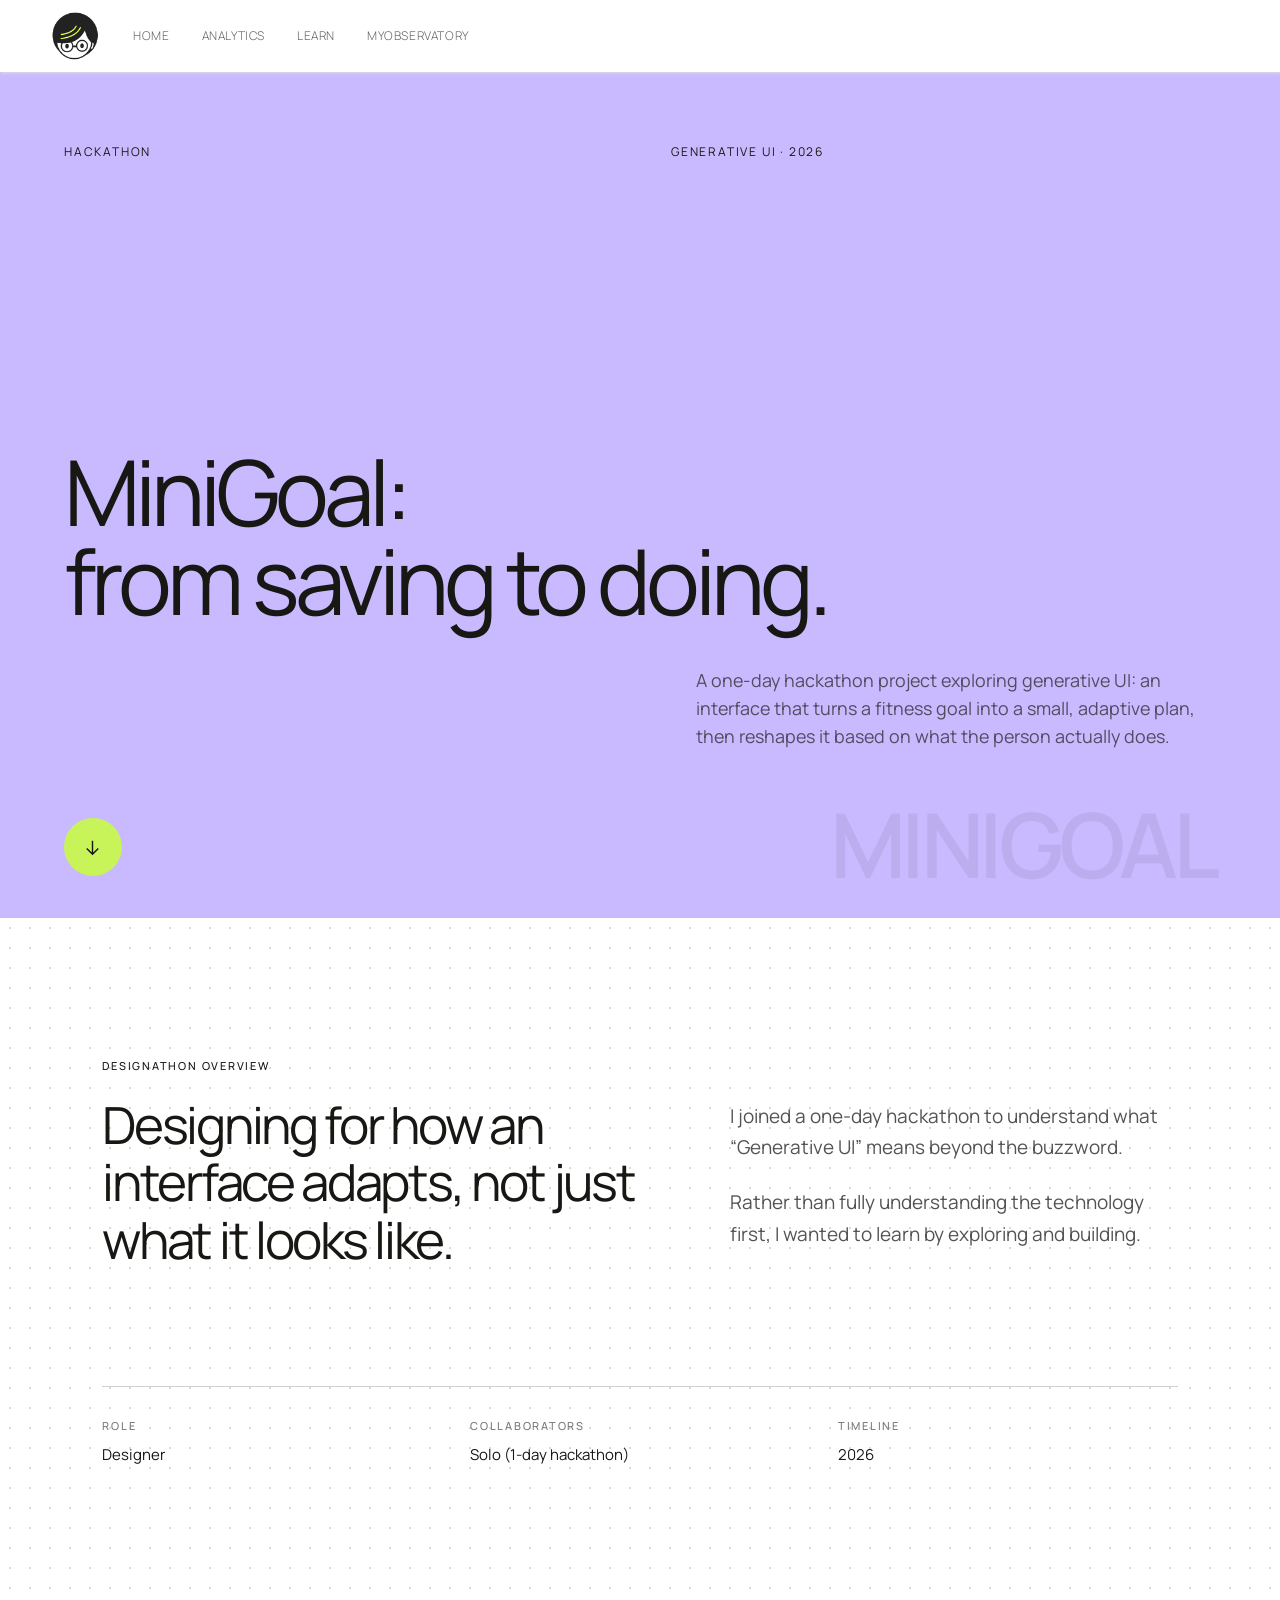
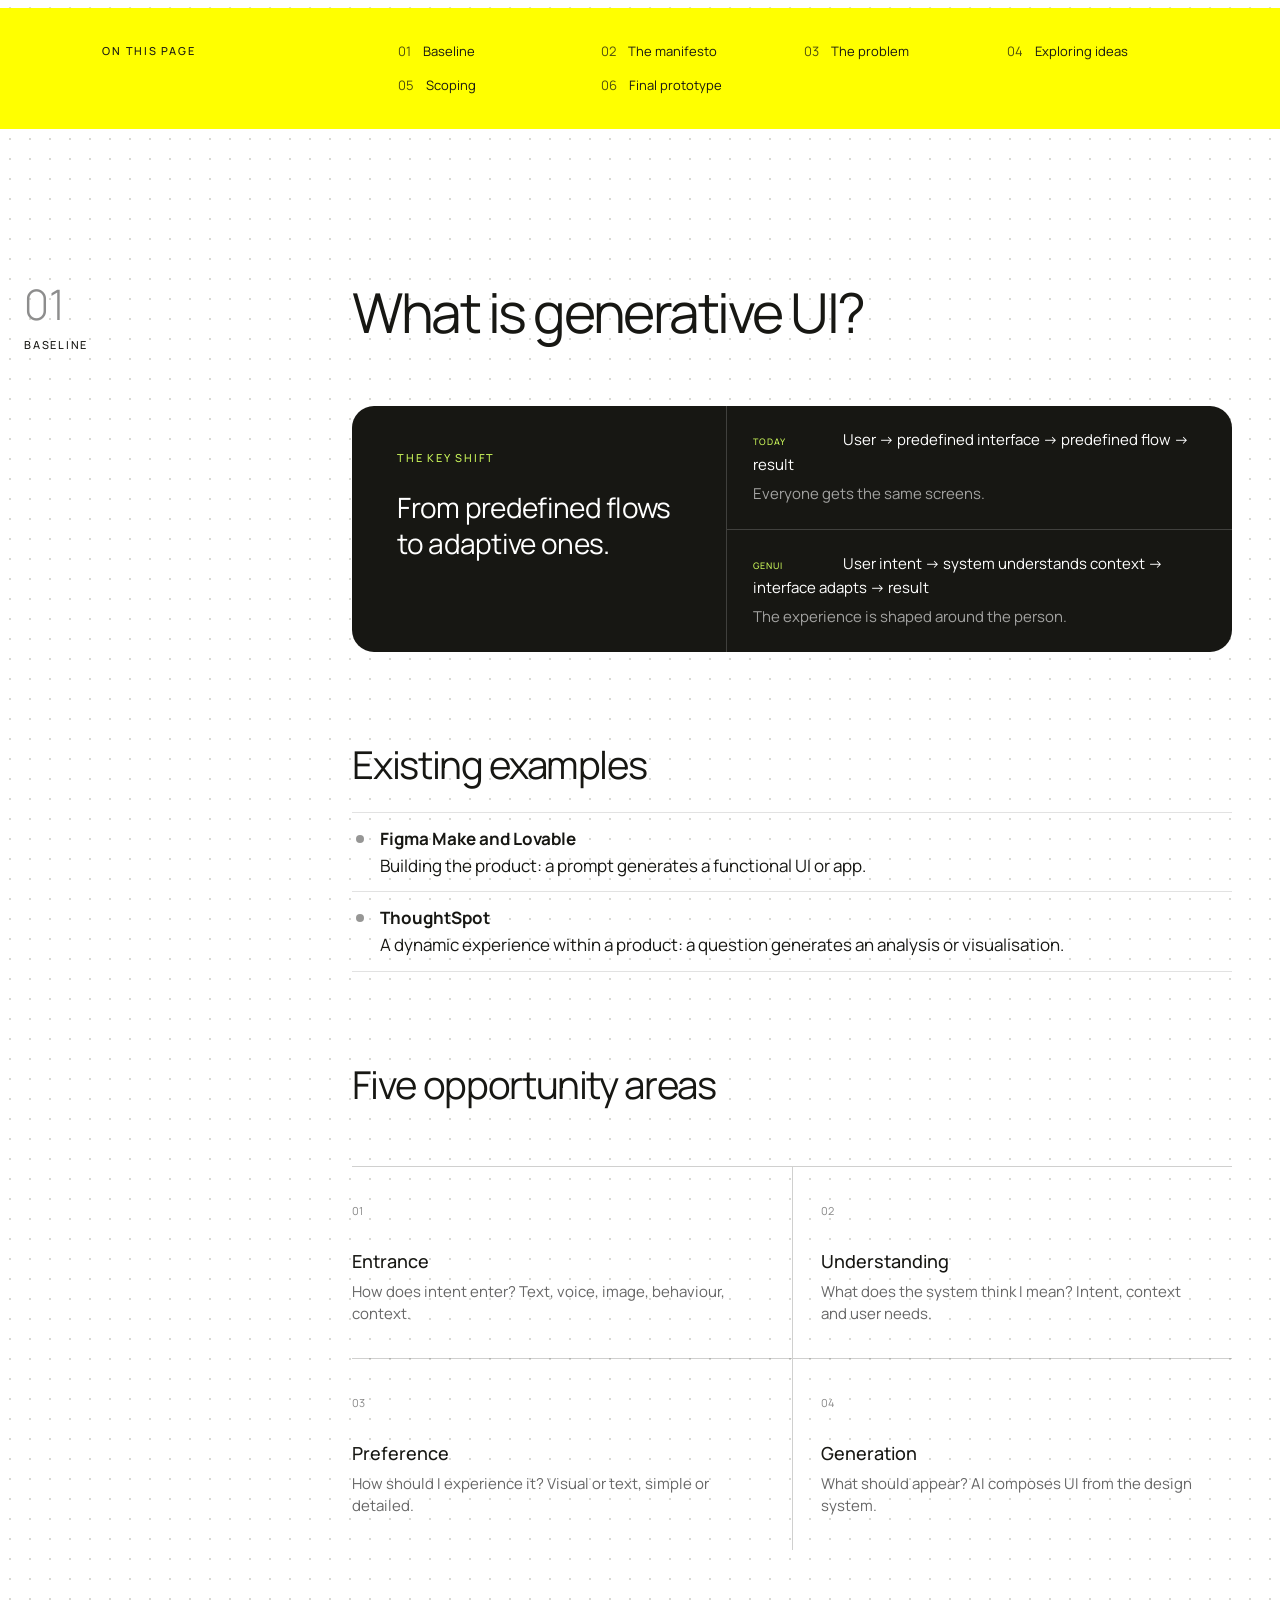
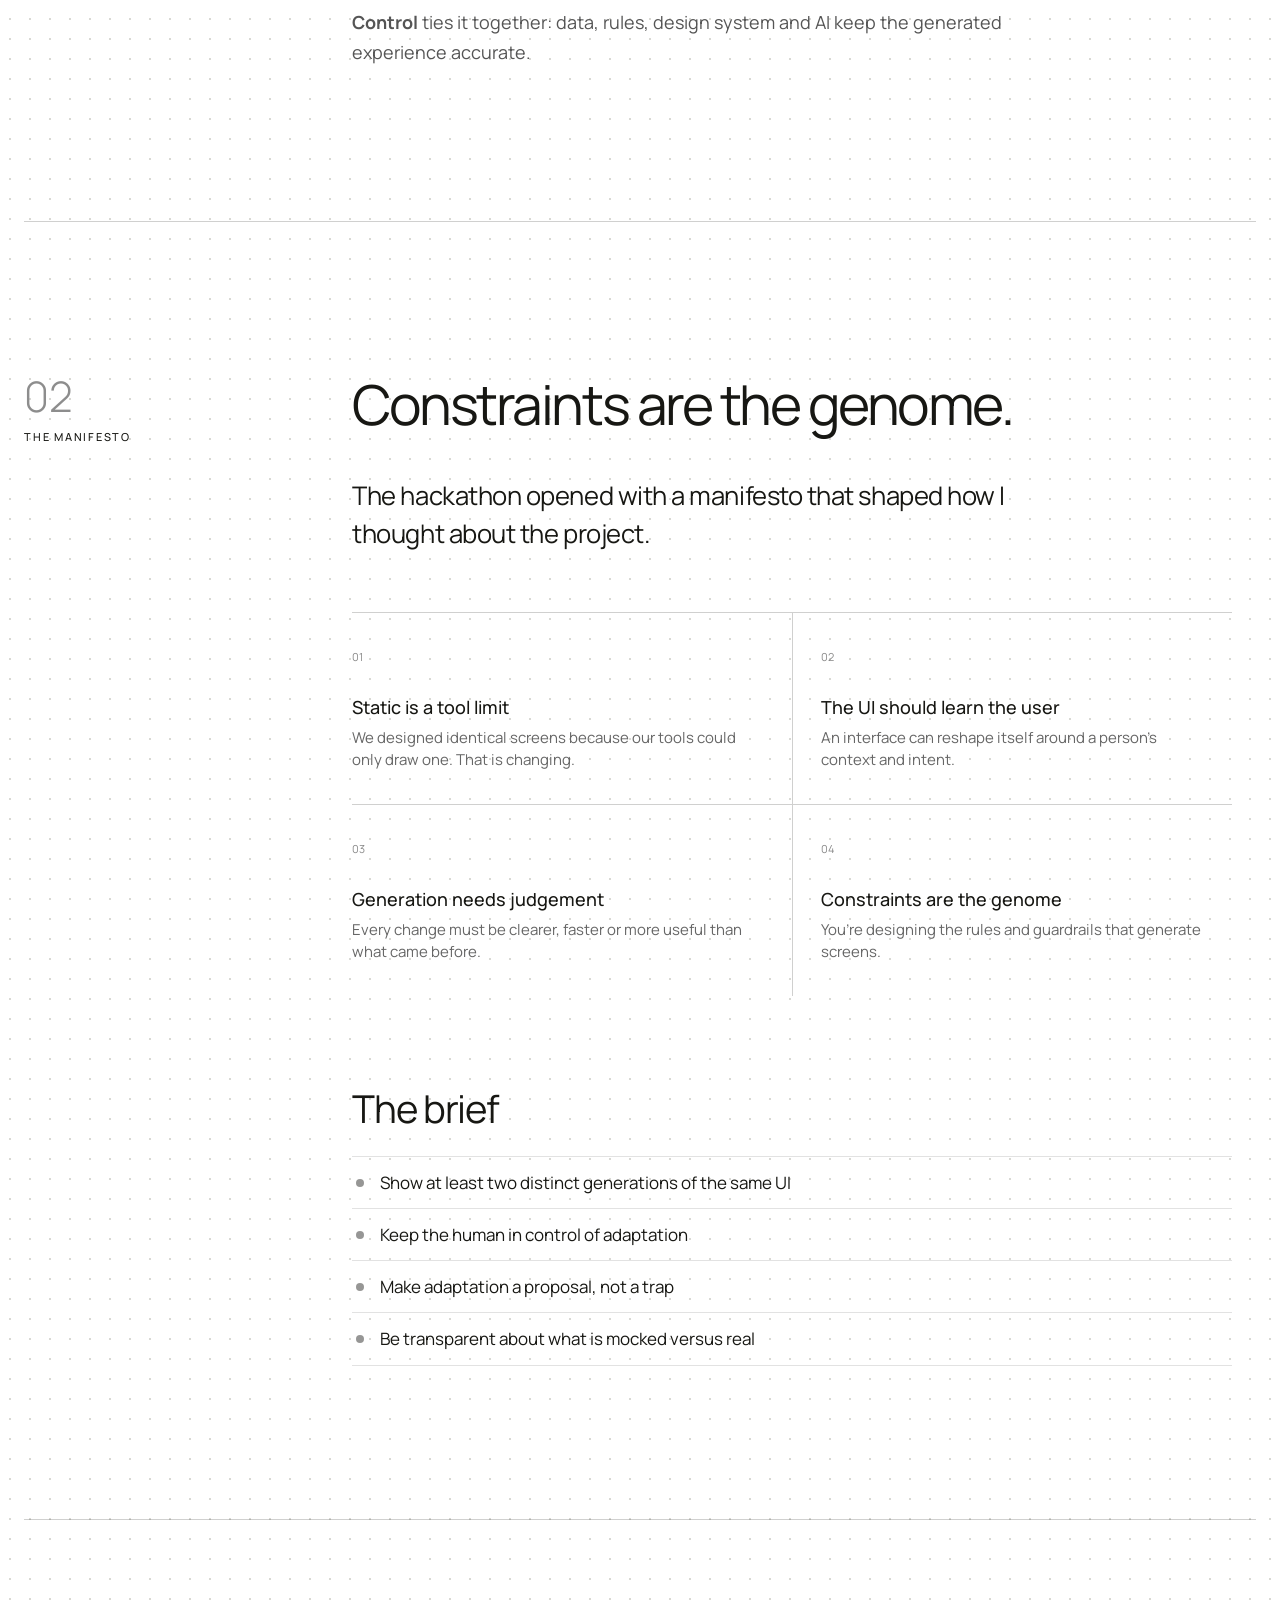
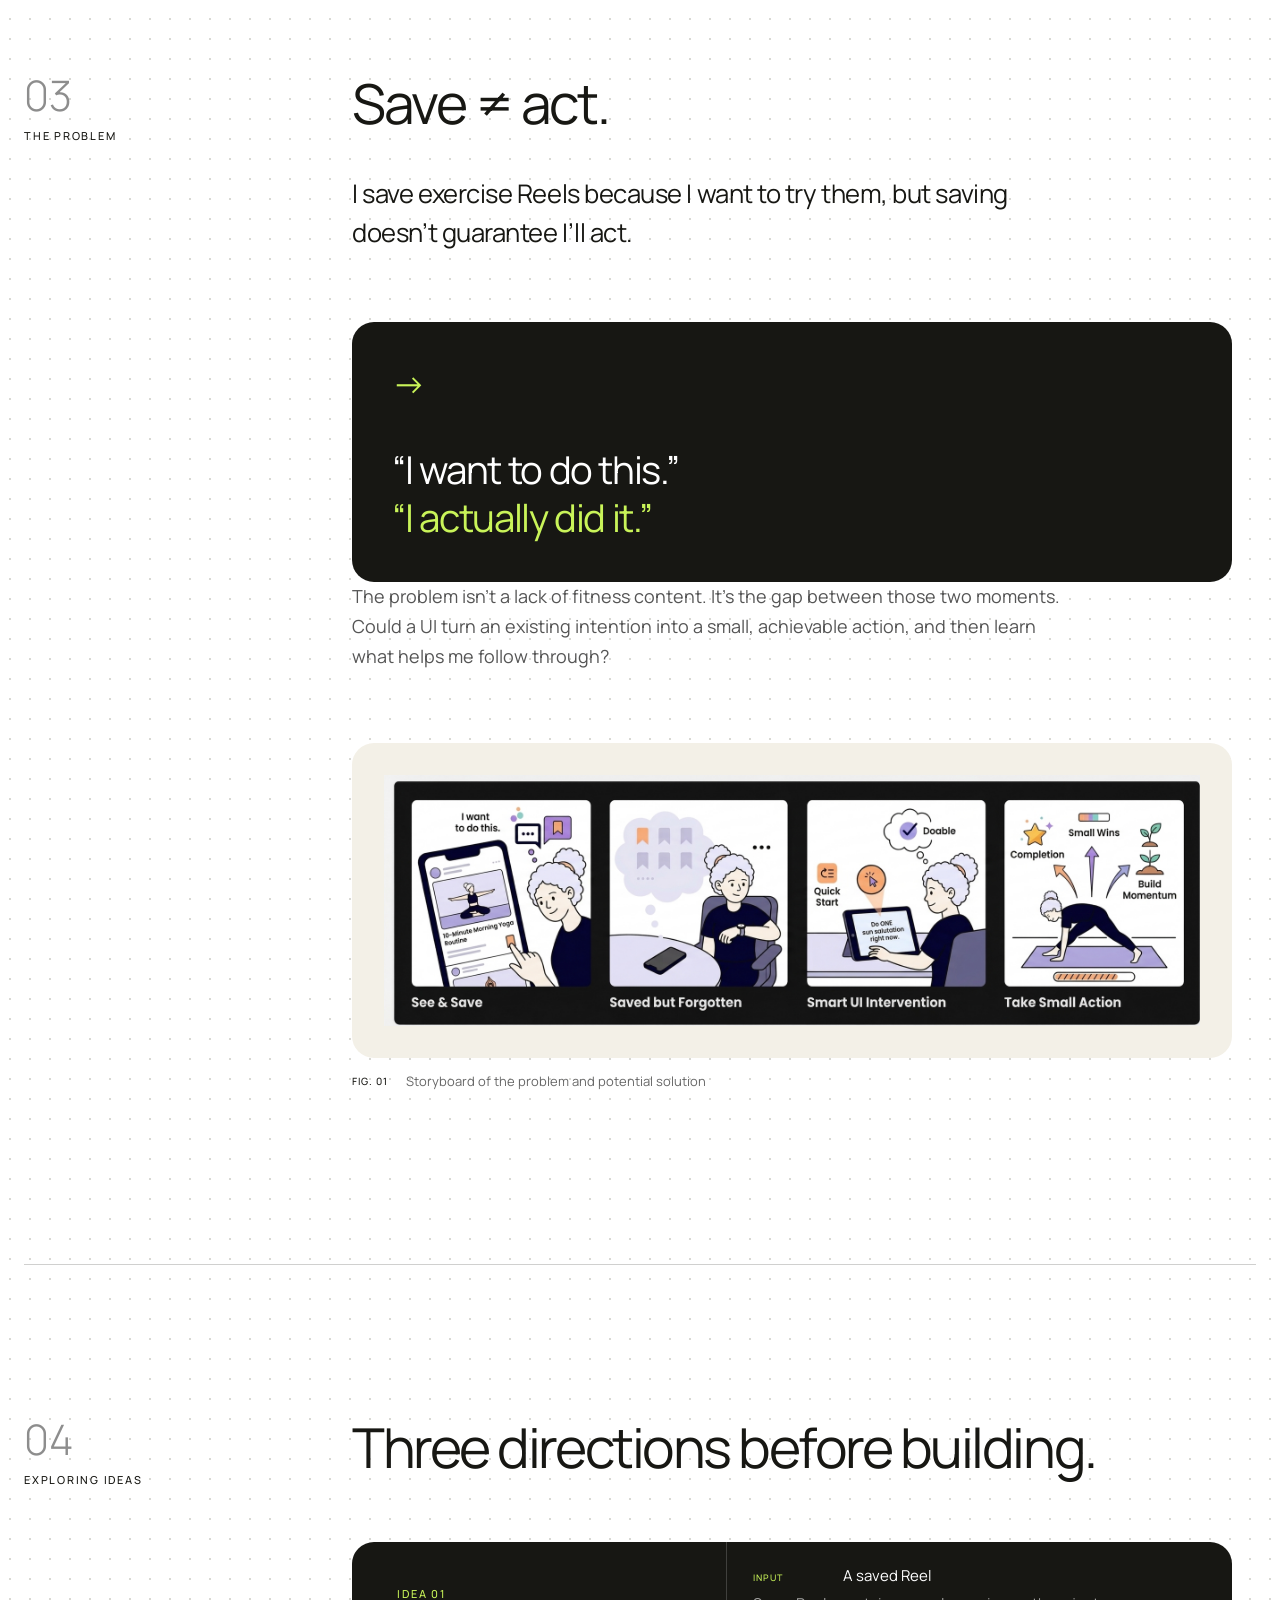
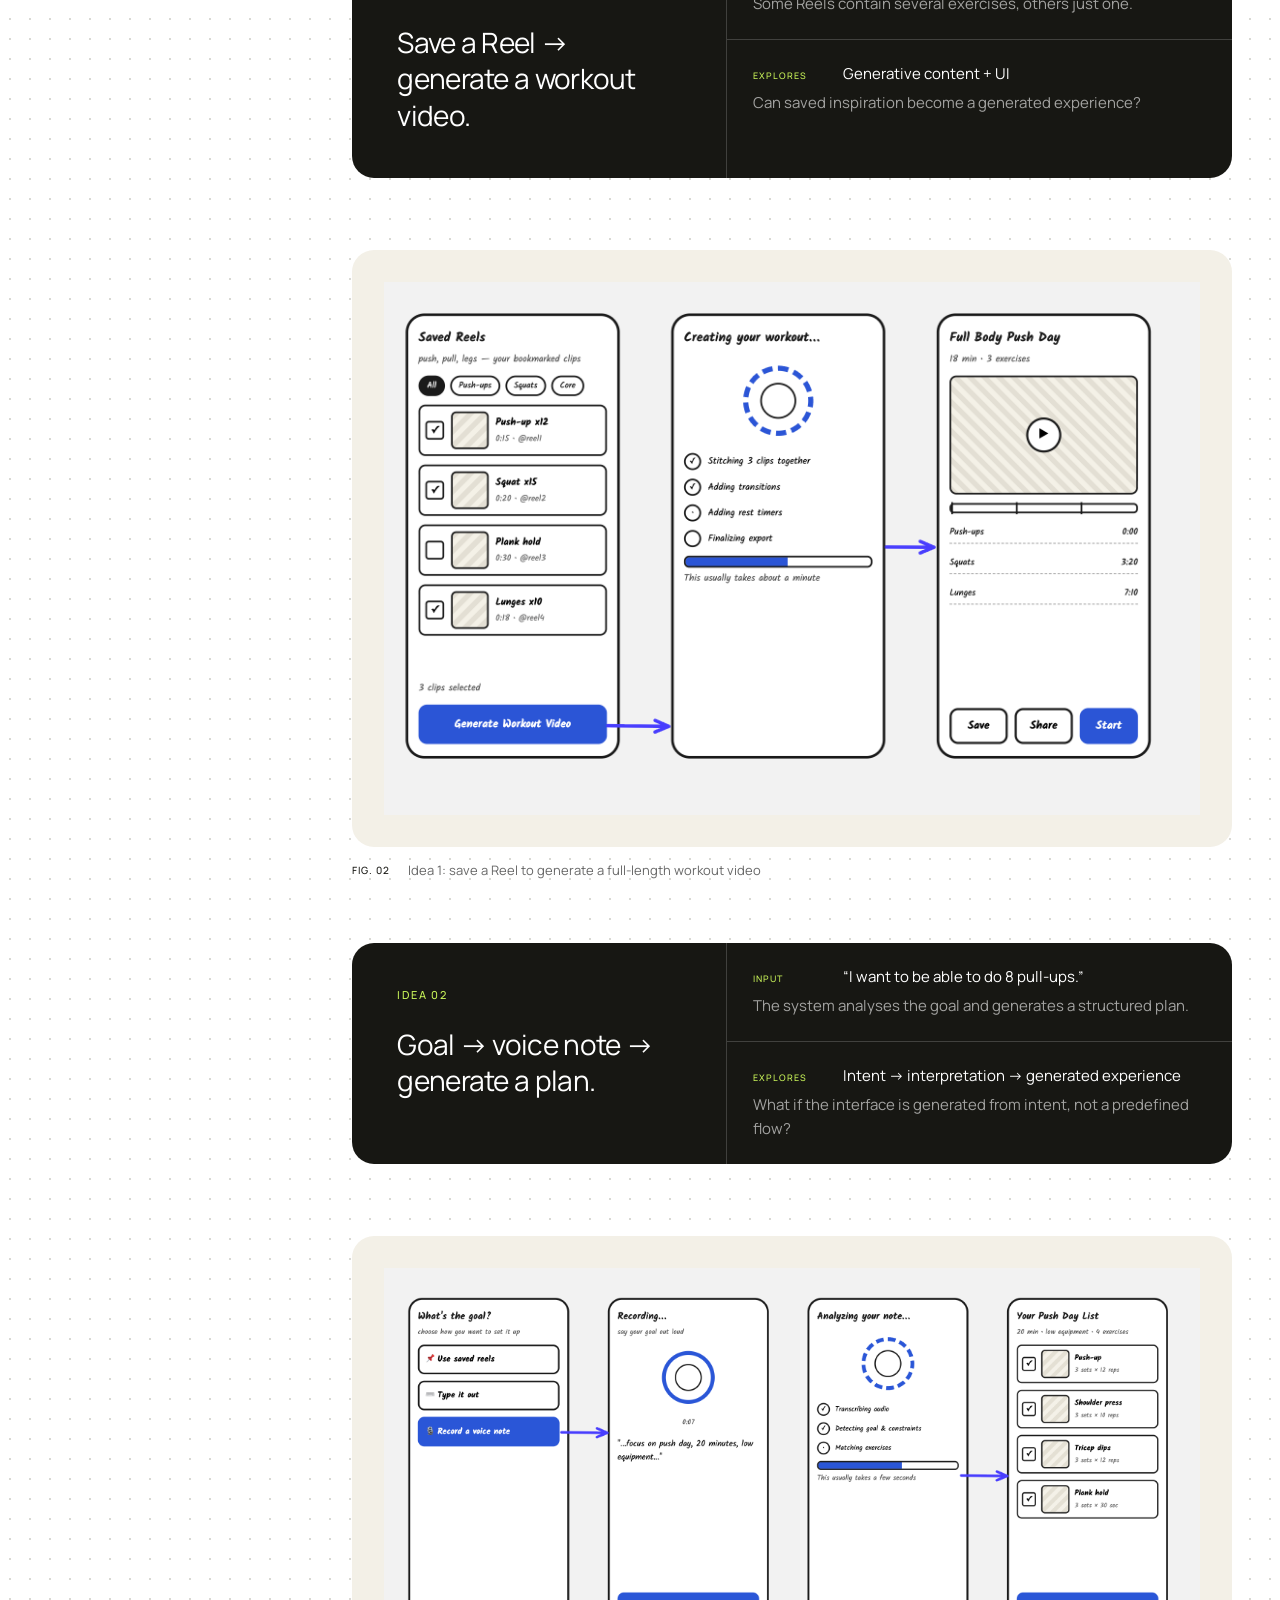
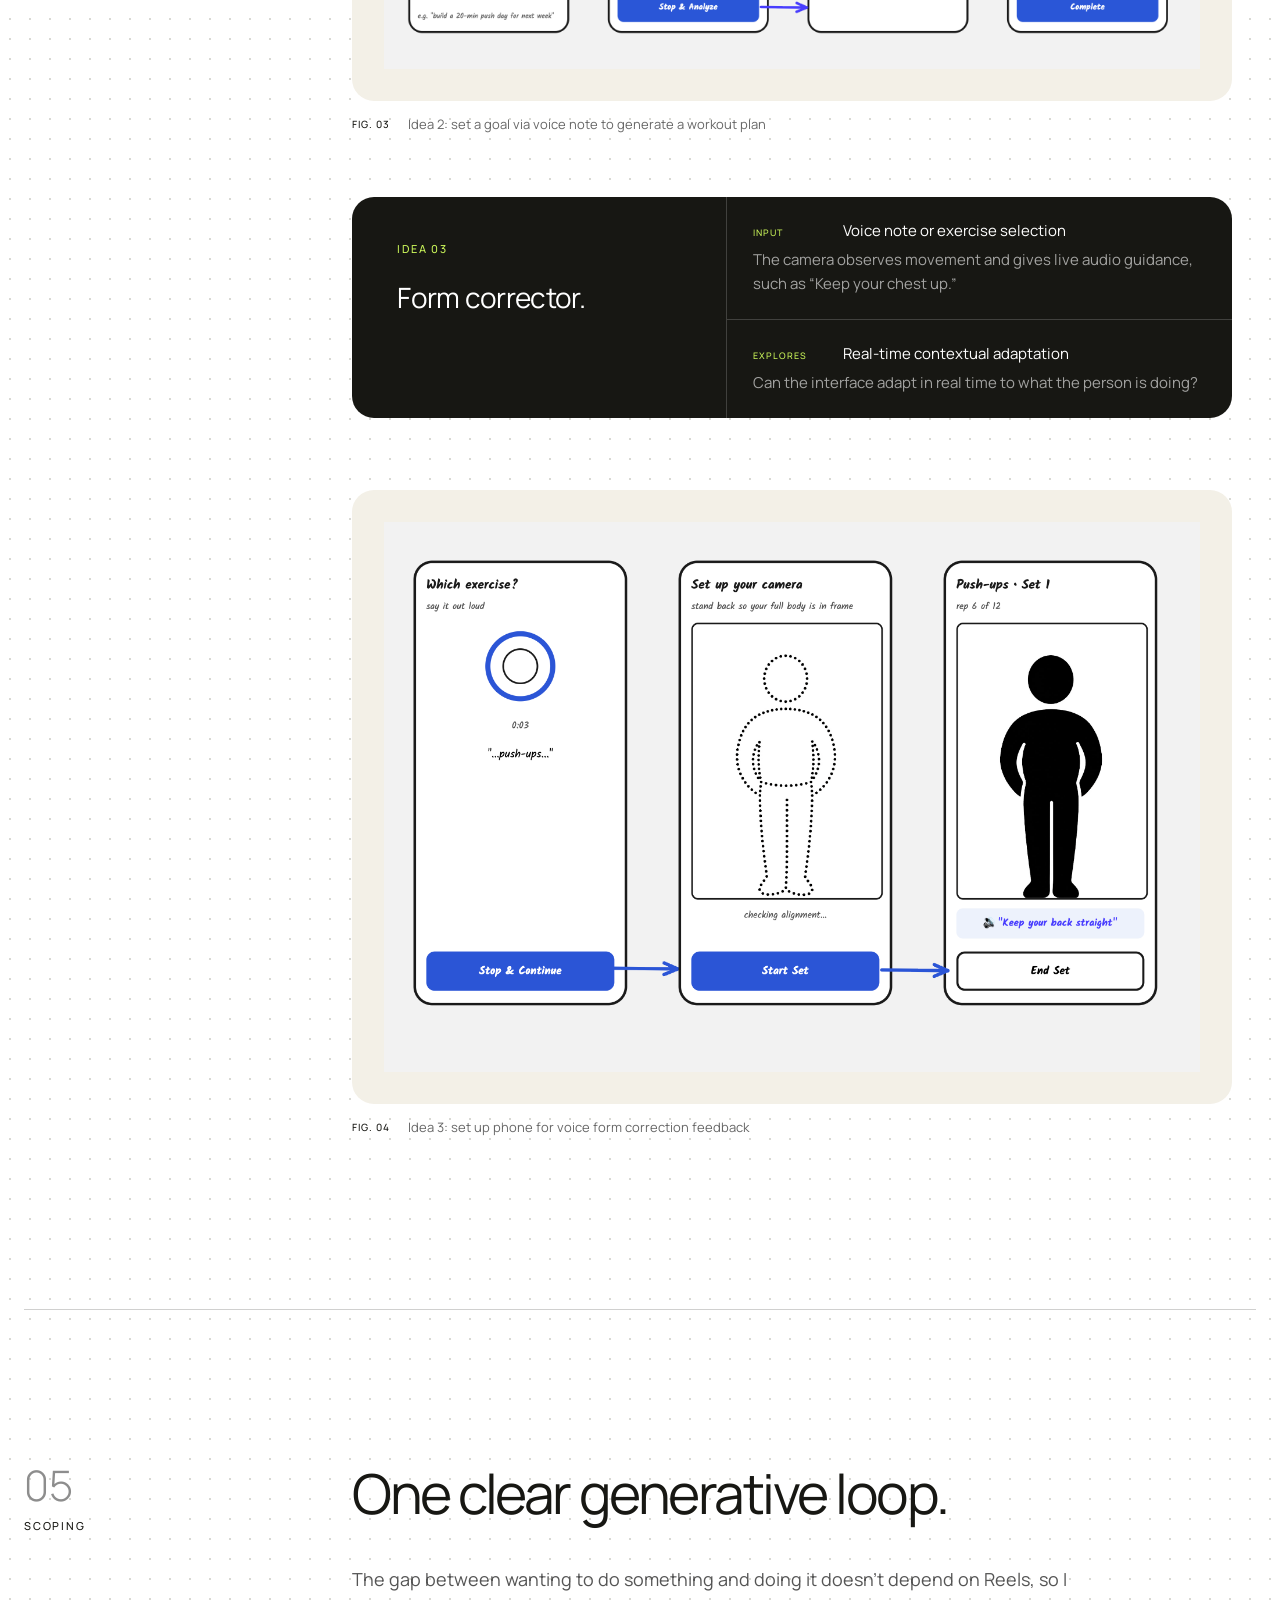
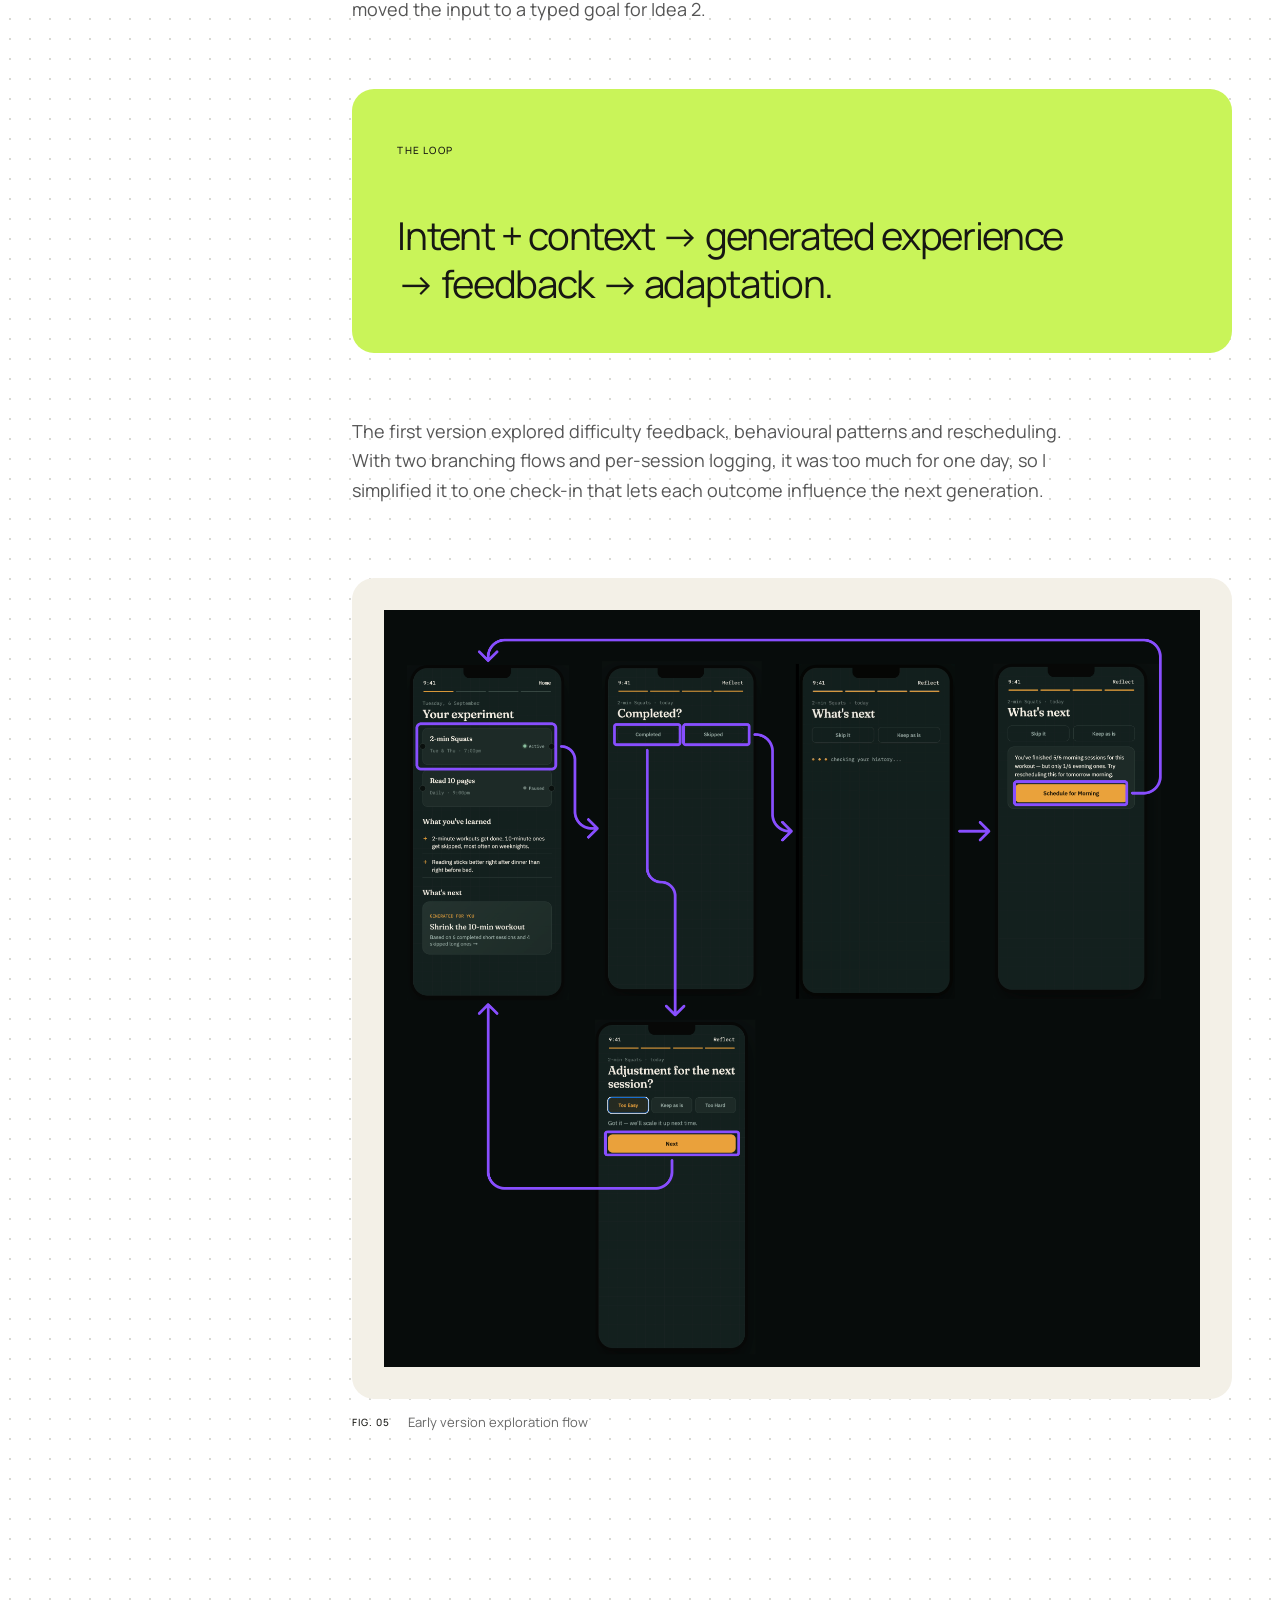
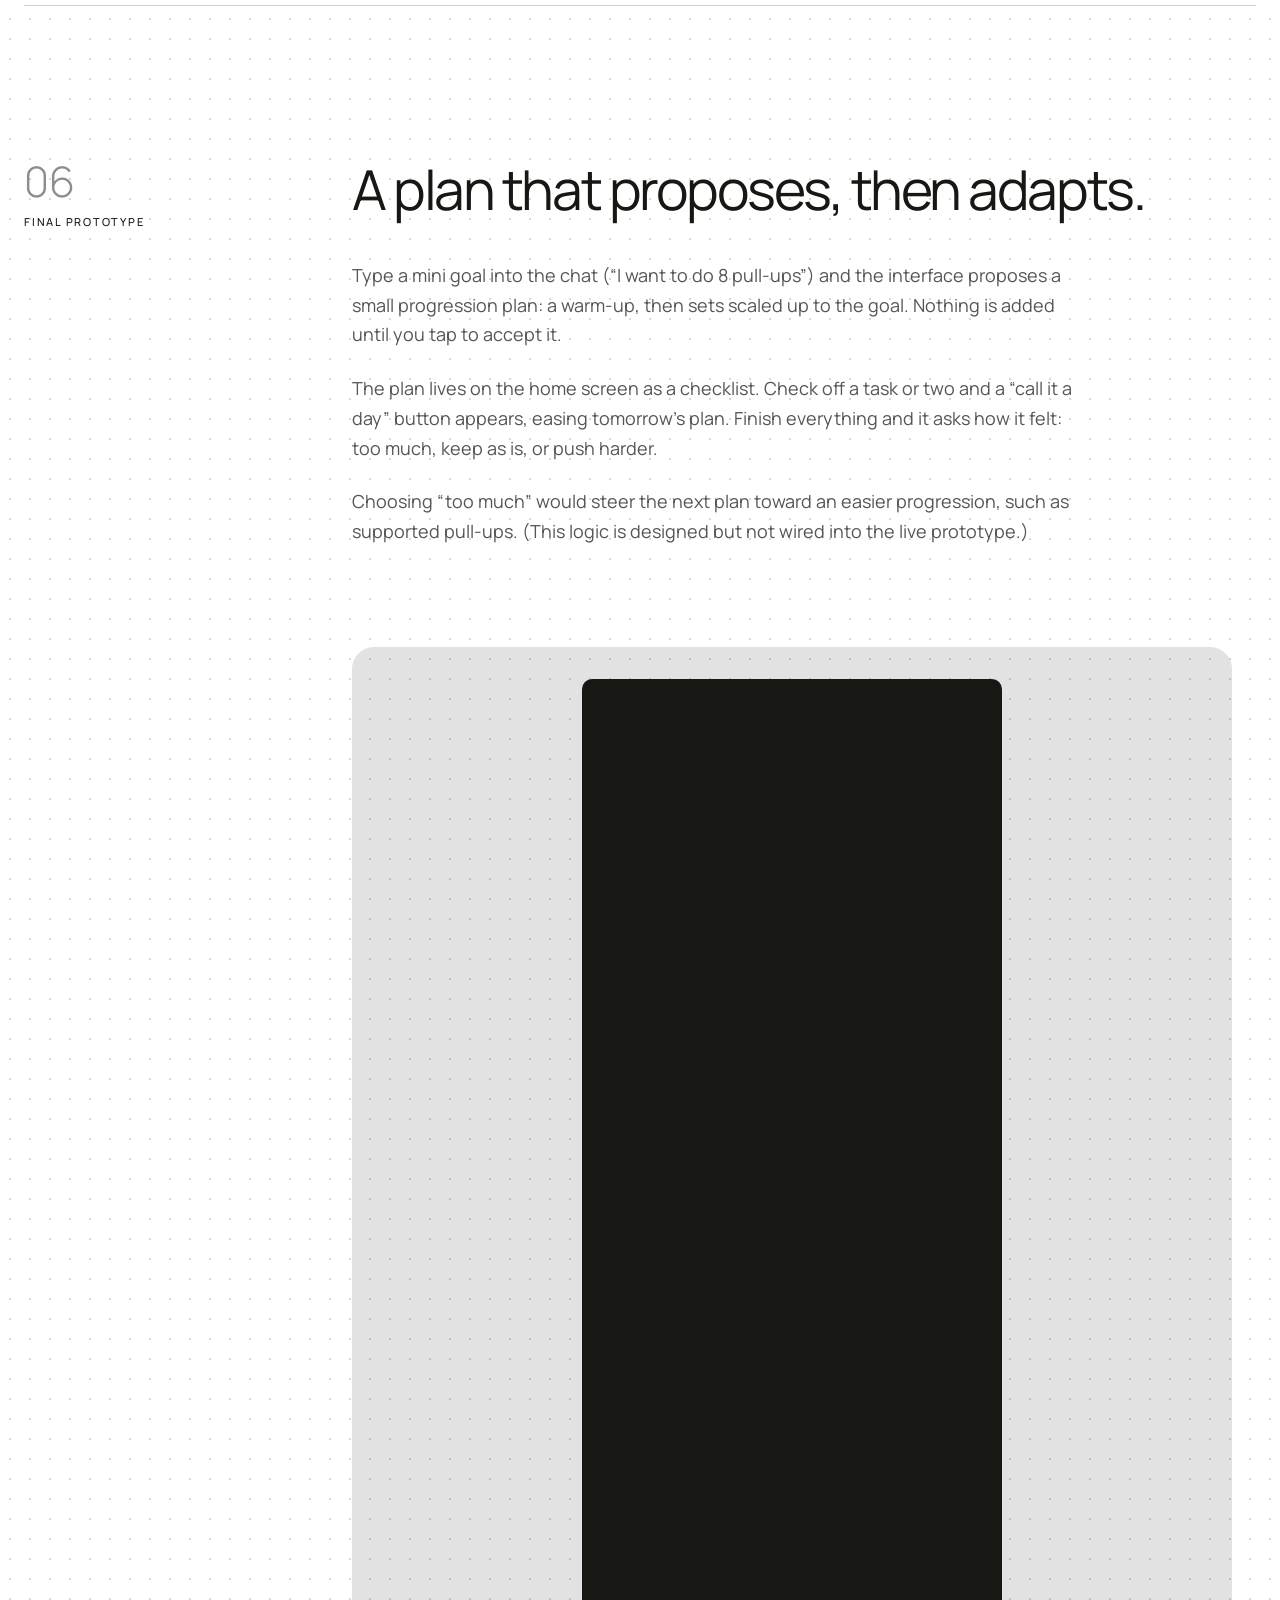
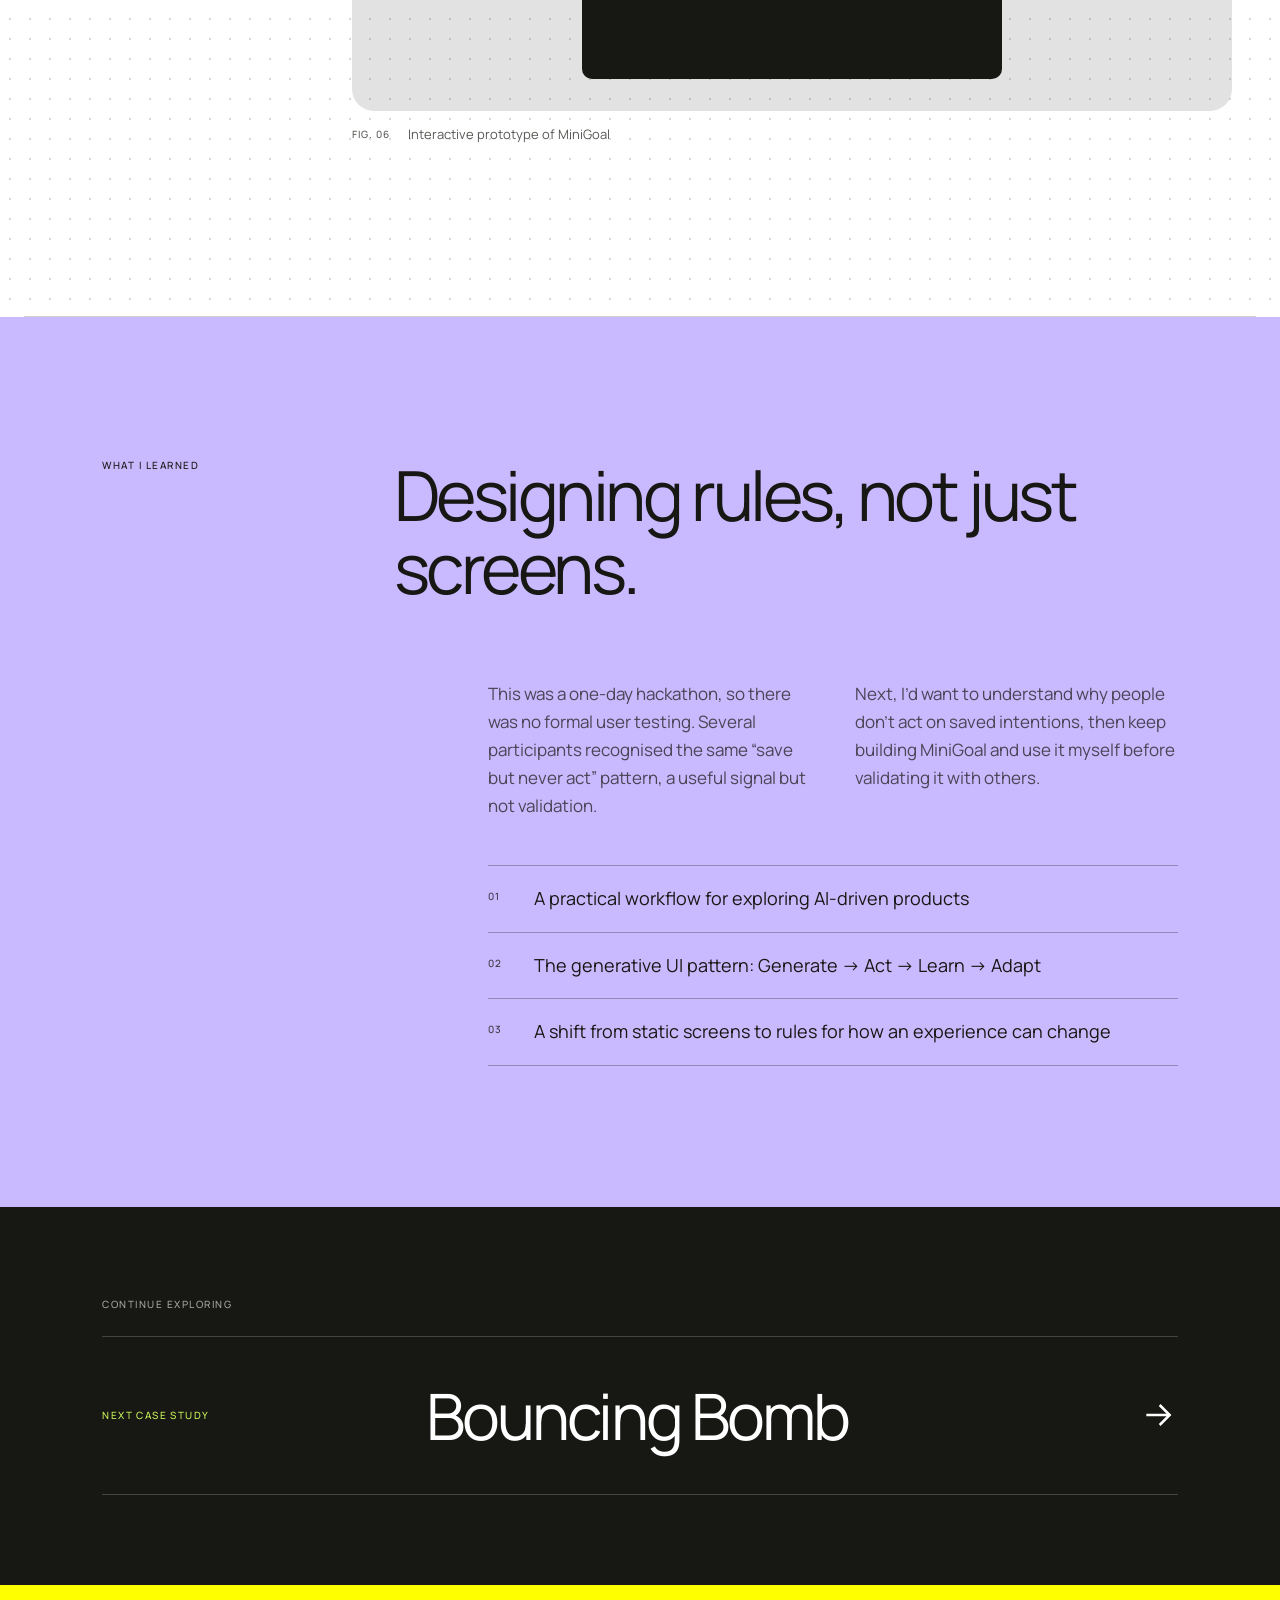
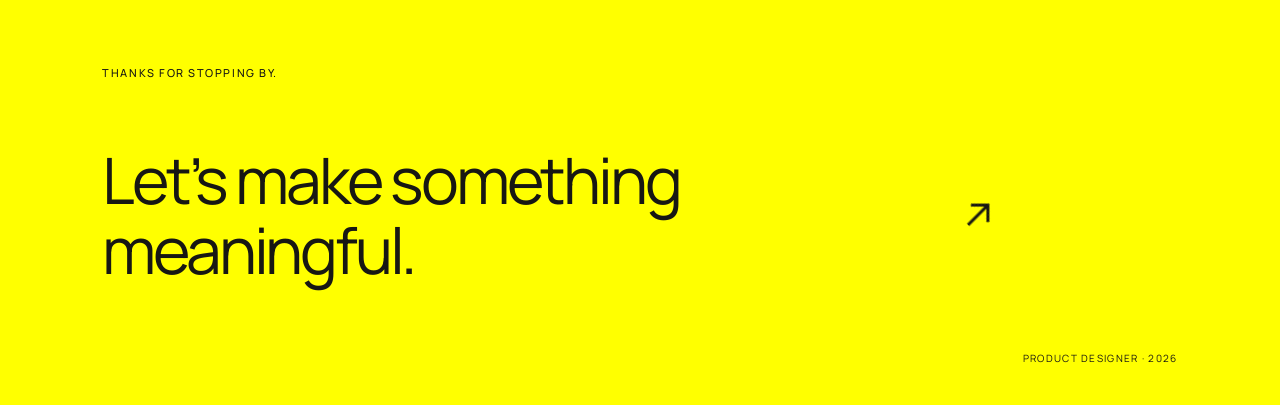
<file: minigoal.html>
<!doctype html>
<html lang="en">
  <head>
    <meta charset="UTF-8" />
    <meta name="viewport" content="width=device-width, initial-scale=1.0" />
    <title>MiniGoal · Phoebe Yu</title>
    <meta name="description" content="A one-day hackathon project exploring generative UI for mini fitness goals. A case study by Phoebe Yu." />
    <link rel="icon" type="image/png" href="Homepage/src/assets/phoebe-avatar.png" />
    <link rel="preconnect" href="https://fonts.googleapis.com" />
    <link rel="preconnect" href="https://fonts.gstatic.com" crossorigin />
    <link href="https://fonts.googleapis.com/css2?family=Manrope:wght@300;400;500;600;700;800&display=swap" rel="stylesheet" />
    <style>
/* Reset (stands in for Tailwind Preflight used by the Figma Make template) */
*,
*::before,
*::after {
  box-sizing: border-box;
  margin: 0;
  padding: 0;
  border: 0 solid;
}

html {
  -webkit-text-size-adjust: 100%;
  scroll-behavior: smooth;
  background: #171713;
}

body {
  color: #171713;
  background: #f3f0e7;
  font-family: Manrope, sans-serif;
  font-size: 17px;
  line-height: 1.65;
  -webkit-font-smoothing: antialiased;
}

h1, h2, h3, h4, p, blockquote, figure, dl, dd {
  font-weight: inherit;
  font-size: inherit;
}

ul, ol {
  list-style: none;
}

a {
  color: inherit;
  text-decoration: none;
}

button {
  font: inherit;
  color: inherit;
  cursor: pointer;
}

img,
svg,
iframe {
  display: block;
  max-width: 100%;
}

::selection {
  color: #171713;
  background: #ff0;
}

:root {
  --ink: #171713;
  --cream: #f3f0e7;
  --yellow: #ff0;
  --lime: #c9f459;
  --lavender: #c9baff;
  --coral: #ff765f;
  --line: 2px solid var(--ink);
  --rule: color-mix(in srgb, var(--ink) 20%, transparent);
}

.site {
  min-width: 320px;
  overflow: clip;
}

.site-header {
  z-index: 90;
  position: sticky;
  top: 0;
  width: 100%;
  height: 72px;
  display: flex;
  align-items: center;
  justify-content: flex-start;
  padding: 0 clamp(22px, 4vw, 64px);
  color: #222;
  background: #fff;
  box-shadow: 1px 1px 3px #ddd;
}

.avatar-link,
.avatar-link img {
  display: block;
  width: 48px;
  height: 48px;
  border-radius: 50%;
}

.site-header nav {
  display: flex;
  align-items: center;
  gap: 0;
  margin-left: 18px;
}

.site-header nav a {
  opacity: 0.7;
  color: #222;
  letter-spacing: 0.6px;
  text-transform: uppercase;
  white-space: nowrap;
  padding: 15px 16px;
  font-size: 12px;
  font-weight: 300;
  transition:
    opacity 0.2s,
    transform 0.2s,
    color 0.2s;
}

.site-header nav a:hover {
  opacity: 1;
  color: #8f8f8f;
  transform: translateY(-2px);
}

.site-header nav a.active {
  opacity: 1;
  color: #222;
}

.menu-toggle {
  display: none;
}

.hero {
  position: relative;
  min-height: 94svh;
  color: var(--ink);
  background: var(--lavender);
  padding: 73px clamp(24px, 5vw, 76px) 42px;
  display: flex;
  flex-direction: column;
  justify-content: space-between;
}

.hero__eyebrow {
  display: flex;
  justify-content: space-between;
  max-width: 760px;
  font:
    400 12px/1.2 Manrope,
    sans-serif;
  letter-spacing: 0.15em;
  text-transform: uppercase;
  color: var(--ink);
}

.hero__title {
  z-index: 1;
  position: relative;
  margin-top: auto;
  margin-bottom: 7vh;
}

.hero h1 {
  max-width: 1160px;
  font:
    400 clamp(52px, 7.1vw, 112px) / 0.98 Manrope,
    sans-serif;
  letter-spacing: -0.055em;
}

.hero h1 em {
  color: var(--ink);
  font-style: normal;
}

.statement h2 em {
  color: var(--lime);
  font-style: normal;
}

.hero__title > p {
  width: min(520px, 100%);
  margin-top: 42px;
  margin-left: auto;
  color: color-mix(in srgb, var(--ink) 68%, transparent);
  font-size: clamp(17px, 1.4vw, 21px);
  line-height: 1.55;
}

.hero__footer {
  z-index: 1;
  display: flex;
  justify-content: space-between;
  align-items: end;
}

.round-link {
  width: 58px;
  height: 58px;
  display: grid;
  place-items: center;
  color: var(--ink);
  background: var(--lime);
  border-radius: 50%;
  transform: rotate(90deg);
  transition: transform 180ms ease;
}

.round-link:hover {
  transform: rotate(90deg) scale(1.08);
}

.arrow {
  width: 23px;
  fill: none;
  stroke: currentColor;
  stroke-width: 1.5;
}

.arrow.diagonal {
  transform: rotate(-45deg);
}

.hero__mark {
  color: color-mix(in srgb, var(--ink) 7%, transparent);
  font:
    600 clamp(42px, 7vw, 100px) / 0.7 Manrope,
    sans-serif;
  letter-spacing: -0.05em;
}

.reveal {
  animation: enter 700ms cubic-bezier(0.2, 0.7, 0.2, 1) both;
}

.reveal--delay {
  animation-delay: 120ms;
}

@keyframes enter {
  from {
    opacity: 0;
    transform: translateY(24px);
  }
}

.overview {
  display: grid;
  grid-template-columns: 1.1fr 0.9fr;
  gap: 80px;
  padding: clamp(80px, 11vw, 164px) clamp(24px, 8vw, 140px);
  background-color: #fff;
  background-image: radial-gradient(#d9d9d4 1.25px, transparent 1.25px);
  background-size: 20px 20px;
}

.kicker,
.overview dt {
  margin-bottom: 24px;
  font:
    500 11px/1.2 Manrope,
    sans-serif;
  text-transform: uppercase;
  letter-spacing: 0.16em;
}

.overview h2 {
  max-width: 720px;
  font:
    400 clamp(34px, 4vw, 62px) / 1.12 Manrope,
    sans-serif;
  letter-spacing: -0.045em;
}

.overview__copy {
  padding-top: 42px;
  color: #535353;
  font-size: 19px;
}

.overview__copy p + p {
  margin-top: 24px;
}

.meta {
  grid-column: 1 / -1;
  display: grid;
  grid-template-columns: repeat(4, 1fr);
  gap: 28px;
  margin-top: 38px;
  padding-top: 32px;
  border-top: 1px solid var(--rule);
}

.overview dt {
  margin-bottom: 12px;
  color: #777;
}

.overview dd {
  max-width: 230px;
  font:
    400 15px/1.5 Manrope,
    sans-serif;
}

.contents {
  position: relative;
  background: var(--yellow);
  padding: 35px clamp(24px, 8vw, 140px);
  display: flex;
  align-items: start;
  justify-content: space-between;
  gap: 50px;
}

.contents > span {
  flex: none;
  font:
    500 11px/1.5 Manrope,
    sans-serif;
  text-transform: uppercase;
  letter-spacing: 0.16em;
}

.contents > div {
  width: min(780px, 100%);
  display: grid;
  grid-template-columns: repeat(3, 1fr);
  gap: 18px 32px;
}

.contents a {
  display: flex;
  gap: 12px;
  font:
    400 13px/1.3 Manrope,
    sans-serif;
}

.contents a span {
  opacity: 0.45;
}

.statement {
  min-height: 680px;
  color: white;
  background: var(--ink);
  padding: clamp(80px, 10vw, 150px) clamp(24px, 8vw, 140px);
  display: grid;
  grid-template-columns: 1fr 3fr;
  align-content: center;
  gap: 45px;
}

.statement > p:first-child {
  color: var(--lime);
  font:
    500 11px/1.5 Manrope,
    sans-serif;
  text-transform: uppercase;
  letter-spacing: 0.16em;
}

.statement h2 {
  max-width: 1040px;
  font:
    400 clamp(38px, 5vw, 74px) / 1.1 Manrope,
    sans-serif;
  letter-spacing: -0.045em;
}

.statement__line {
  grid-column: 2;
  height: 1px;
  margin-top: 28px;
  background: rgba(255, 255, 255, 0.23);
}

.statement .statement__detail {
  grid-column: 2;
  max-width: 660px;
  color: rgba(255, 255, 255, 0.65);
  font-size: 19px;
}

.narrative {
  background-color: #fff;
  background-image: radial-gradient(#d9d9d4 1.25px, transparent 1.25px);
  background-size: 20px 20px;
}

.chapter {
  width: min(1240px, calc(100% - 48px));
  margin: 0 auto;
  padding: clamp(90px, 12vw, 170px) 0;
  display: grid;
  grid-template-columns: minmax(170px, 0.4fr) minmax(0, 1.6fr);
  gap: clamp(40px, 8vw, 120px);
  border-bottom: 1px solid var(--rule);
  scroll-margin-top: 30px;
}

.chapter__label {
  height: fit-content;
  position: sticky;
  top: 40px;
}

.chapter__label span {
  display: block;
  margin-bottom: 12px;
  color: #8d8d8d;
  font:
    300 42px/1 Manrope,
    sans-serif;
}

.chapter__label p {
  font:
    500 11px/1.4 Manrope,
    sans-serif;
  text-transform: uppercase;
  letter-spacing: 0.16em;
}

.chapter__body {
  max-width: 880px;
}

.chapter h2 {
  max-width: 820px;
  margin-bottom: 42px;
  font:
    400 clamp(36px, 4.3vw, 64px) / 1.08 Manrope,
    sans-serif;
  letter-spacing: -0.045em;
}

.chapter__body > p {
  max-width: 720px;
  color: #555;
  font-size: 18px;
}

.chapter__body > p + p {
  margin-top: 24px;
}

.chapter__body > .lead {
  color: var(--ink);
  font:
    400 clamp(21px, 2vw, 28px) / 1.5 Manrope,
    sans-serif;
  letter-spacing: -0.018em;
}

.problem-grid {
  margin: 58px 0;
  display: grid;
  grid-template-columns: repeat(3, 1fr);
  border-radius: 22px;
  overflow: hidden;
}

.problem-grid > div {
  padding: 25px 24px 32px 0;
}

.problem-grid > div + div {
  padding-left: 24px;
  border-left: 1px solid var(--rule);
}

.problem-grid span {
  color: #888;
  font:
    400 11px Manrope,
    sans-serif;
}

.problem-grid h3 {
  margin: 42px 0 8px;
  font:
    500 18px Manrope,
    sans-serif;
}

.problem-grid p {
  color: #666;
  font-size: 15px;
  line-height: 1.5;
}

blockquote {
  margin-top: 70px;
  padding: 40px;
  color: white;
  background: var(--ink);
  border-radius: 22px;
  overflow: hidden;
  font:
    400 clamp(28px, 3vw, 45px) / 1.25 Manrope,
    sans-serif;
  letter-spacing: -0.035em;
}

blockquote::before {
  content: "→";
  display: block;
  margin-bottom: 42px;
  color: var(--lime);
  font-size: 34px;
}

blockquote span {
  display: block;
  color: var(--lime);
}

.figure {
  margin: 72px 0 20px;
}

.figure > a {
  position: relative;
  display: block;
  padding: clamp(15px, 2.5vw, 34px);
  background: var(--cream);
  border-radius: 22px;
  overflow: hidden;
}

.figure img {
  width: 100%;
  height: auto;
  transition: transform 400ms cubic-bezier(0.2, 0.7, 0.2, 1);
}

.figure__open {
  position: absolute;
  right: 20px;
  bottom: 20px;
  display: flex;
  align-items: center;
  gap: 8px;
  padding: 10px 13px;
  color: white;
  background: var(--ink);
  font:
    400 10px Manrope,
    sans-serif;
  text-transform: uppercase;
  letter-spacing: 0.08em;
  opacity: 0;
  transform: translateY(5px);
  transition: 180ms ease;
}

.figure__open .arrow {
  width: 15px;
}

.figure a:hover img {
  transform: scale(1.012);
}

.figure a:hover .figure__open {
  opacity: 1;
  transform: translateY(0);
}

.figure figcaption {
  margin-top: 14px;
  display: flex;
  gap: 18px;
  color: #676767;
  font-size: 13px;
  line-height: 1.4;
}

.figure figcaption span {
  color: var(--ink);
  flex: none;
  font:
    500 10px/1.8 Manrope,
    sans-serif;
  text-transform: uppercase;
  letter-spacing: 0.1em;
}

.figure-pair {
  display: grid;
  grid-template-columns: 1fr 1fr;
  gap: 24px;
}

.figure-pair .figure {
  margin-top: 28px;
}

.figure-pair .figure > a {
  height: 410px;
  display: flex;
  align-items: center;
}

.decision {
  margin: 64px 0;
  display: grid;
  grid-template-columns: 0.85fr 1.15fr;
  color: white;
  background: var(--ink);
  border-radius: 22px;
  overflow: hidden;
}

.decision > div {
  padding: 45px;
}

.decision .kicker {
  color: var(--lime);
}

.decision h3 {
  font:
    400 28px/1.3 Manrope,
    sans-serif;
  letter-spacing: -0.025em;
}

.decision ul {
  border-left: 1px solid rgba(255, 255, 255, 0.18);
}

.decision li {
  padding: 22px 26px;
  font-size: 15px;
  border-bottom: 1px solid rgba(255, 255, 255, 0.18);
}

.decision li:last-child {
  border: 0;
}

.decision li span {
  display: inline-block;
  width: 78px;
  margin-right: 12px;
  color: var(--lime);
  font:
    500 9px Manrope,
    sans-serif;
  text-transform: uppercase;
  letter-spacing: 0.1em;
}

.decision li.muted {
  color: rgba(255, 255, 255, 0.45);
}

.decision li.muted span {
  color: rgba(255, 255, 255, 0.45);
}

.pullquote {
  margin: 64px 0;
  padding: 45px;
  background: var(--lime);
  border-radius: 22px;
  overflow: hidden;
}

.pullquote span {
  font:
    500 10px Manrope,
    sans-serif;
  text-transform: uppercase;
  letter-spacing: 0.12em;
}

.pullquote p {
  max-width: 680px;
  margin-top: 50px;
  font:
    400 clamp(25px, 3vw, 39px) / 1.25 Manrope,
    sans-serif;
  letter-spacing: -0.035em;
}

.chapter__body .subhead {
  max-width: 700px;
  margin: 90px 0 24px;
  font:
    400 clamp(27px, 3vw, 40px) / 1.2 Manrope,
    sans-serif;
  letter-spacing: -0.035em;
}

.impact {
  color: var(--ink);
  background: var(--lavender);
  padding: clamp(90px, 11vw, 160px) clamp(24px, 8vw, 140px);
  scroll-margin-top: 0;
}

.impact__heading {
  display: grid;
  grid-template-columns: 1fr 3fr;
  gap: 30px;
}

.impact__heading span,
.impact__next > span {
  font:
    500 10px/1.5 Manrope,
    sans-serif;
  text-transform: uppercase;
  letter-spacing: 0.15em;
}

.impact__heading h2 {
  max-width: 950px;
  font:
    400 clamp(40px, 5.4vw, 80px) / 1.06 Manrope,
    sans-serif;
  letter-spacing: -0.05em;
}

.impact__copy {
  width: min(690px, 75%);
  margin: 75px 0 0 auto;
  display: grid;
  grid-template-columns: 1fr 1fr;
  gap: 45px;
  color: color-mix(in srgb, var(--ink) 72%, transparent);
}

.figure--dark {
  margin-top: 100px;
}

.figure--dark > a {
  background: color-mix(in srgb, var(--ink) 12%, transparent);
}

.figure--dark figcaption,
.figure--dark figcaption span {
  color: color-mix(in srgb, var(--ink) 72%, transparent);
}

.impact__next {
  display: grid;
  grid-template-columns: 1fr 3fr;
  gap: 30px;
  margin-top: 100px;
  padding-top: 40px;
  border-top: 1px solid color-mix(in srgb, var(--ink) 30%, transparent);
}

.impact__next p {
  max-width: 760px;
  font:
    300 clamp(23px, 2.5vw, 34px) / 1.45 Manrope,
    sans-serif;
}

.next-project {
  padding: 90px clamp(24px, 8vw, 140px);
  color: white;
  background: var(--ink);
}

.next-project > p {
  color: #777;
  font:
    500 10px Manrope,
    sans-serif;
  text-transform: uppercase;
  letter-spacing: 0.15em;
}

.next-project a {
  margin-top: 25px;
  padding: 35px 0;
  display: grid;
  grid-template-columns: 1fr 2.2fr auto;
  align-items: center;
  border-top: 1px solid #444;
  border-bottom: 1px solid #444;
}

.next-project a span {
  color: var(--lime);
  font:
    500 10px Manrope,
    sans-serif;
  text-transform: uppercase;
  letter-spacing: 0.14em;
}

.next-project a strong {
  font:
    400 clamp(34px, 5vw, 70px) Manrope,
    sans-serif;
  letter-spacing: -0.045em;
}

.next-project a .arrow {
  width: 40px;
  transition: transform 180ms ease;
}

.next-project a:hover .arrow {
  transform: translateX(10px);
}

footer {
  min-height: 420px;
  padding: 80px clamp(24px, 8vw, 140px) 40px;
  display: flex;
  flex-direction: column;
  align-items: start;
  color: var(--ink);
  background: var(--yellow);
}

footer > p {
  font:
    500 11px Manrope,
    sans-serif;
  text-transform: uppercase;
  letter-spacing: 0.14em;
}

footer > a {
  max-width: 900px;
  margin: auto 0;
  display: flex;
  align-items: center;
  gap: 20px;
  font:
    400 clamp(35px, 5vw, 75px) / 1.1 Manrope,
    sans-serif;
  letter-spacing: -0.05em;
}

footer > a .arrow {
  flex: none;
  width: 48px;
}

footer > span {
  align-self: end;
  font:
    400 10px Manrope,
    sans-serif;
  text-transform: uppercase;
  letter-spacing: 0.13em;
}

@media (max-width: 900px) {
  .overview,
  .statement,
  .impact__heading,
  .impact__next {
    grid-template-columns: 1fr;
  }

  .meta {
    grid-template-columns: 1fr 1fr;
  }

  .statement__line,
  .statement .statement__detail {
    grid-column: 1;
  }

  .statement {
    align-content: start;
  }

  .impact__copy {
    width: 100%;
  }
}

@media (max-width: 680px) {
  body {
    font-size: 16px;
  }

  .site-header {
    height: 68px;
    padding: 0 18px;
  }

  .avatar-link,
  .avatar-link img {
    width: 42px;
    height: 42px;
  }

  .menu-toggle {
    z-index: 2;
    position: relative;
    width: 42px;
    height: 42px;
    margin-left: auto;
    display: grid;
    place-content: center;
    gap: 6px;
    background: transparent;
    border: 0;
  }

  .menu-toggle span {
    width: 24px;
    height: 2px;
    background: var(--ink);
    transition: transform 0.22s;
  }

  .menu-toggle.is-open span:first-child {
    transform: translateY(4px) rotate(45deg);
  }

  .menu-toggle.is-open span:last-child {
    transform: translateY(-4px) rotate(-45deg);
  }

  .site-header nav {
    opacity: 0;
    pointer-events: none;
    position: fixed;
    inset: 68px 0 auto;
    display: flex;
    flex-direction: column;
    align-items: stretch;
    margin-left: 0;
    padding: 14px 18px 20px;
    background: #fff;
    border-top: 1px solid #ddd;
    box-shadow: 0 8px 18px #00000014;
    transform: translateY(-130%);
    transition:
      transform 0.26s,
      opacity 0.22s;
  }

  .site-header nav.is-open {
    opacity: 1;
    pointer-events: auto;
    transform: translateY(0);
  }

  .site-header nav a {
    display: block;
    padding: 14px 0;
    text-align: left;
    font-size: 17px;
  }

  .hero {
    min-height: 820px;
    padding-top: 48px;
  }

  .hero__eyebrow {
    flex-direction: column;
    gap: 8px;
  }

  .hero h1 br {
    display: none;
  }

  .hero__title > p {
    margin: 34px 0 0;
  }

  .hero__mark {
    display: none;
  }

  .overview {
    grid-template-columns: 1fr;
    gap: 10px;
  }

  .overview__copy {
    padding-top: 45px;
  }

  .meta {
    margin-top: 55px;
    grid-template-columns: 1fr;
  }

  .meta div {
    padding-bottom: 20px;
    border-bottom: 1px solid var(--rule);
  }

  .contents {
    display: block;
  }

  .contents > div {
    margin-top: 25px;
    grid-template-columns: 1fr 1fr;
  }

  .statement {
    min-height: 650px;
  }

  .chapter {
    width: calc(100% - 40px);
    grid-template-columns: 1fr;
    gap: 35px;
  }

  .chapter__label {
    position: static;
    display: flex;
    align-items: baseline;
    gap: 15px;
  }

  .chapter__label span {
    margin: 0;
    font-size: 28px;
  }

  .problem-grid,
  .figure-pair,
  .decision,
  .impact__copy {
    grid-template-columns: 1fr;
  }

  .problem-grid > div + div {
    padding-left: 0;
    border-top: 1px solid var(--rule);
    border-left: 0;
  }

  .problem-grid h3 {
    margin-top: 20px;
  }

  blockquote,
  .pullquote {
    padding: 28px;
  }

  .figure {
    margin-top: 50px;
  }

  .figure-pair .figure {
    margin-top: 35px;
  }

  .figure-pair .figure > a {
    height: auto;
  }

  .figure__open {
    display: none;
  }

  .decision > div {
    padding: 32px 25px;
  }

  .decision ul {
    border-top: 1px solid rgba(255, 255, 255, 0.18);
    border-left: 0;
  }

  .decision li span {
    display: block;
    margin-bottom: 8px;
  }

  .impact__copy {
    margin-top: 45px;
  }

  .next-project a {
    grid-template-columns: 1fr auto;
  }

  .next-project a span {
    grid-column: 1 / -1;
    margin-bottom: 18px;
  }

  footer {
    min-height: 470px;
  }

  footer > a {
    align-items: end;
  }
}

@media (prefers-reduced-motion: reduce) {
  html {
    scroll-behavior: auto;
  }

  *,
  *::before,
  *::after {
    animation-duration: 0.01ms !important;
    animation-iteration-count: 1 !important;
    transition-duration: 0.01ms !important;
  }
}

/* ---- Additions for the Snyk Analytics case study ---- */

.meta--three {
  grid-template-columns: repeat(3, 1fr);
}

.contents > div {
  grid-template-columns: repeat(4, 1fr);
}

.problem-grid--two {
  grid-template-columns: repeat(2, 1fr);
  border-radius: 0;
}

.problem-grid--two > div {
  padding: 28px 28px 32px 0;
  border-top: 1px solid var(--rule);
}

.problem-grid--two > div + div {
  padding-left: 0;
  border-left: 0;
}

.problem-grid--two > div:nth-child(even) {
  padding-left: 28px;
  border-left: 1px solid var(--rule);
}

.problem-grid--two h3 {
  margin-top: 26px;
}

.problem-grid ul {
  margin-top: 14px;
  color: #666;
  font-size: 15px;
  line-height: 1.5;
}

.problem-grid ul li + li {
  margin-top: 6px;
}

.problem-grid ul li strong {
  color: var(--ink);
  font-weight: 500;
}

.decision + .decision {
  margin-top: -40px;
}

.decision li em {
  display: block;
  margin-top: 4px;
  color: rgba(255, 255, 255, 0.6);
  font-style: normal;
}

.impact__list {
  width: min(690px, 75%);
  margin: 45px 0 0 auto;
  border-top: 1px solid color-mix(in srgb, var(--ink) 30%, transparent);
}

.impact__list li {
  display: flex;
  gap: 18px;
  padding: 18px 0;
  border-bottom: 1px solid color-mix(in srgb, var(--ink) 30%, transparent);
  font-size: 18px;
}

.impact__list li span {
  flex: none;
  width: 28px;
  font:
    500 10px/2.4 Manrope,
    sans-serif;
  letter-spacing: 0.1em;
  color: color-mix(in srgb, var(--ink) 60%, transparent);
}

.figure--video .video {
  position: relative;
  padding: clamp(15px, 2.5vw, 34px);
  background: color-mix(in srgb, var(--ink) 12%, transparent);
  border-radius: 22px;
  overflow: hidden;
}

.figure--video .video > div {
  position: relative;
  padding-top: 56.17%;
  border-radius: 10px;
  overflow: hidden;
  background: var(--ink);
}

.figure--video iframe {
  position: absolute;
  inset: 0;
  width: 100%;
  height: 100%;
}

@media (max-width: 900px) {
  .contents > div {
    grid-template-columns: repeat(3, 1fr);
  }

  .impact__list {
    width: 100%;
  }
}

@media (max-width: 680px) {
  .meta--three,
  .problem-grid--two {
    grid-template-columns: 1fr;
  }

  .problem-grid--two > div:nth-child(even) {
    padding-left: 0;
    border-left: 0;
  }

  .contents > div {
    grid-template-columns: 1fr 1fr;
  }

  .decision + .decision {
    margin-top: -40px;
  }
}

/* ---- Added for the shared site ---- */
.chapter__body .list { margin: 24px 0 0; padding: 0; list-style: none; }
.chapter__body .list li { position: relative; padding: 12px 0 12px 28px; border-top: 1px solid color-mix(in srgb, var(--ink) 12%, transparent); line-height: 1.6; }
.chapter__body .list li:last-child { border-bottom: 1px solid color-mix(in srgb, var(--ink) 12%, transparent); }
.chapter__body .list li::before { content: ""; position: absolute; left: 4px; top: 22px; width: 8px; height: 8px; border-radius: 50%; background: currentColor; opacity: .45; }
.chapter__body .list strong { display: block; font-weight: 700; }
.figure--banner { margin-top: 0; }
.video-placeholder { position: absolute; inset: 0; display: grid; place-items: center; text-align: center; color: color-mix(in srgb, white 70%, transparent); font: 500 15px/1.5 Manrope, sans-serif; padding: 24px; }
.video-placeholder strong { display: block; font-size: 18px; color: white; margin-bottom: 4px; }

.figure--video .video > div.proto-frame { padding-top: 0; width: 100%; max-width: 420px; height: 1000px; margin: 0 auto; }
/* Accessibility contrast fixes */
.contents a span { opacity: 0.75; }
.impact__list li span { color: color-mix(in srgb, var(--ink) 80%, transparent); }
.next-project > p { color: #a3a3a3; }
    </style>
  </head>
  <body>
    <div class="site">
      <header class="site-header">
        <a href="index.html#top" class="avatar-link" aria-label="Phoebe Yu, home">
          <img src="Homepage/src/assets/phoebe-avatar.png" alt="" />
        </a>
        <button class="menu-toggle" type="button" aria-expanded="false" aria-controls="main-menu" aria-label="Open menu">
          <span></span>
          <span></span>
        </button>
        <nav id="main-menu" aria-label="Main navigation">
          <a href="index.html#top">Home</a>
          <a href="snyk-analytics.html">Analytics</a>
          <a href="snyk-learn.html">Learn</a>
          <a href="myobservatory.html">MyObservatory</a>
        </nav>
      </header>

      <main id="top">
        <section class="hero">
          <div class="hero__eyebrow reveal">
            <span>Hackathon</span>
            <span>Generative UI · 2026</span>
          </div>
          <div class="hero__title reveal reveal--delay">
            <h1>
              MiniGoal:
              <br />
              <em>from saving to doing.</em>
            </h1>
            <p>A one-day hackathon project exploring generative UI: an interface that turns a fitness goal into a small, adaptive plan, then reshapes it based on what the person actually does.</p>
          </div>
          <div class="hero__footer">
            <a href="#overview" class="round-link" aria-label="Scroll to project overview">
              <svg aria-hidden="true" viewBox="0 0 24 24" class="arrow"><path d="M5 12h14M13 6l6 6-6 6" /></svg>
            </a>
            <div class="hero__mark" aria-hidden="true">MINIGOAL</div>
          </div>
        </section>

        <section class="overview" id="overview">
          <div class="overview__intro">
            <p class="kicker">Designathon overview</p>
            <h2>Designing for how an interface adapts, not just what it looks like.</h2>
          </div>
          <div class="overview__copy">
            <p>I joined a one-day hackathon to understand what “Generative UI” means beyond the buzzword.</p>
            <p>Rather than fully understanding the technology first, I wanted to learn by exploring and building.</p>
          </div>
          <dl class="meta meta--three">
            <div>
              <dt>Role</dt>
              <dd>Designer</dd>
            </div>
            <div>
              <dt>Collaborators</dt>
              <dd>Solo (1-day hackathon)</dd>
            </div>
            <div>
              <dt>Timeline</dt>
              <dd>2026</dd>
            </div>
          </dl>
        </section>

        <aside class="contents" aria-label="On this page">
          <span>On this page</span>
          <div>
            <a href="#baseline"><span>01</span>Baseline</a>
            <a href="#manifesto"><span>02</span>The manifesto</a>
            <a href="#problem"><span>03</span>The problem</a>
            <a href="#ideas"><span>04</span>Exploring ideas</a>
            <a href="#scope"><span>05</span>Scoping</a>
            <a href="#prototype"><span>06</span>Final prototype</a>
          </div>
        </aside>

        <div class="narrative">
          <section class="chapter" id="baseline">
            <div class="chapter__label">
              <span>01</span>
              <p>Baseline</p>
            </div>
            <div class="chapter__body">
              <h2>What is generative UI?</h2>
              <div class="decision">
                <div>
                  <p class="kicker">The key shift</p>
                  <h3>From predefined flows to adaptive ones.</h3>
                </div>
                <ul>
                  <li>
                    <span>Today</span>User → predefined interface → predefined flow → result
                    <em>Everyone gets the same screens.</em>
                  </li>
                  <li>
                    <span>GenUI</span>User intent → system understands context → interface adapts → result
                    <em>The experience is shaped around the person.</em>
                  </li>
                </ul>
              </div>
              <h3 class="subhead">Existing examples</h3>
              <ul class="list">
                <li><strong>Figma Make and Lovable</strong>Building the product: a prompt generates a functional UI or app.</li>
                <li><strong>ThoughtSpot</strong>A dynamic experience within a product: a question generates an analysis or visualisation.</li>
              </ul>
              <h3 class="subhead">Five opportunity areas</h3>
              <div class="problem-grid problem-grid--two">
                <div>
                  <span>01</span>
                  <h3>Entrance</h3>
                  <p>How does intent enter? Text, voice, image, behaviour, context.</p>
                </div>
                <div>
                  <span>02</span>
                  <h3>Understanding</h3>
                  <p>What does the system think I mean? Intent, context and user needs.</p>
                </div>
                <div>
                  <span>03</span>
                  <h3>Preference</h3>
                  <p>How should I experience it? Visual or text, simple or detailed.</p>
                </div>
                <div>
                  <span>04</span>
                  <h3>Generation</h3>
                  <p>What should appear? AI composes UI from the design system.</p>
                </div>
              </div>
              <p><strong>Control</strong> ties it together: data, rules, design system and AI keep the generated experience accurate.</p>
            </div>
          </section>

          <section class="chapter" id="manifesto">
            <div class="chapter__label">
              <span>02</span>
              <p>The manifesto</p>
            </div>
            <div class="chapter__body">
              <h2>Constraints are the genome.</h2>
              <p class="lead">The hackathon opened with a manifesto that shaped how I thought about the project.</p>
              <div class="problem-grid problem-grid--two">
                <div>
                  <span>01</span>
                  <h3>Static is a tool limit</h3>
                  <p>We designed identical screens because our tools could only draw one. That is changing.</p>
                </div>
                <div>
                  <span>02</span>
                  <h3>The UI should learn the user</h3>
                  <p>An interface can reshape itself around a person’s context and intent.</p>
                </div>
                <div>
                  <span>03</span>
                  <h3>Generation needs judgement</h3>
                  <p>Every change must be clearer, faster or more useful than what came before.</p>
                </div>
                <div>
                  <span>04</span>
                  <h3>Constraints are the genome</h3>
                  <p>You’re designing the rules and guardrails that generate screens.</p>
                </div>
              </div>
              <h3 class="subhead">The brief</h3>
              <ul class="list">
                <li>Show at least two distinct generations of the same UI</li>
                <li>Keep the human in control of adaptation</li>
                <li>Make adaptation a proposal, not a trap</li>
                <li>Be transparent about what is mocked versus real</li>
              </ul>
            </div>
          </section>

          <section class="chapter" id="problem">
            <div class="chapter__label">
              <span>03</span>
              <p>The problem</p>
            </div>
            <div class="chapter__body">
              <h2>Save ≠ act.</h2>
              <p class="lead">I save exercise Reels because I want to try them, but saving doesn’t guarantee I’ll act.</p>
              <blockquote>
                “I want to do this.”
                <span>“I actually did it.”</span>
              </blockquote>
              <p>The problem isn’t a lack of fitness content. It’s the gap between those two moments. Could a UI turn an existing intention into a small, achievable action, and then learn what helps me follow through?</p>
              <figure class="figure figure--light">
                <a href="MiniGoal/Storyboard%20of%20the%20problem%20and%20potential%20solution.jpeg" target="_blank" rel="noreferrer" aria-label="Open figure 1 at full size">
                  <img src="MiniGoal/Storyboard%20of%20the%20problem%20and%20potential%20solution.jpeg" alt="Storyboard of the problem and potential solution" loading="lazy" />
                  <span class="figure__open">View full size <svg aria-hidden="true" viewBox="0 0 24 24" class="arrow diagonal"><path d="M5 12h14M13 6l6 6-6 6" /></svg></span>
                </a>
                <figcaption><span>Fig. 01</span>Storyboard of the problem and potential solution</figcaption>
              </figure>
            </div>
          </section>

          <section class="chapter" id="ideas">
            <div class="chapter__label">
              <span>04</span>
              <p>Exploring ideas</p>
            </div>
            <div class="chapter__body">
              <h2>Three directions before building.</h2>
              <div class="decision">
                <div>
                  <p class="kicker">Idea 01</p>
                  <h3>Save a Reel → generate a workout video.</h3>
                </div>
                <ul>
                  <li>
                    <span>Input</span>A saved Reel
                    <em>Some Reels contain several exercises, others just one.</em>
                  </li>
                  <li>
                    <span>Explores</span>Generative content + UI
                    <em>Can saved inspiration become a generated experience?</em>
                  </li>
                </ul>
              </div>
              <figure class="figure figure--light">
                <a href="MiniGoal/Idea%201%20save%20a%20reel%20to%20generate%20a%20full%20lenghth%20workout%20video.png" target="_blank" rel="noreferrer" aria-label="Open figure 2 at full size">
                  <img src="MiniGoal/Idea%201%20save%20a%20reel%20to%20generate%20a%20full%20lenghth%20workout%20video.png" alt="Idea 1: save a Reel to generate a full-length workout video" loading="lazy" />
                  <span class="figure__open">View full size <svg aria-hidden="true" viewBox="0 0 24 24" class="arrow diagonal"><path d="M5 12h14M13 6l6 6-6 6" /></svg></span>
                </a>
                <figcaption><span>Fig. 02</span>Idea 1: save a Reel to generate a full-length workout video</figcaption>
              </figure>
              <div class="decision">
                <div>
                  <p class="kicker">Idea 02</p>
                  <h3>Goal → voice note → generate a plan.</h3>
                </div>
                <ul>
                  <li>
                    <span>Input</span>“I want to be able to do 8 pull-ups.”
                    <em>The system analyses the goal and generates a structured plan.</em>
                  </li>
                  <li>
                    <span>Explores</span>Intent → interpretation → generated experience
                    <em>What if the interface is generated from intent, not a predefined flow?</em>
                  </li>
                </ul>
              </div>
              <figure class="figure figure--light">
                <a href="MiniGoal/Idea%202%20Set%20goal%20via%20voice%20note%20to%20generate%20a%20workout%20plan.png" target="_blank" rel="noreferrer" aria-label="Open figure 3 at full size">
                  <img src="MiniGoal/Idea%202%20Set%20goal%20via%20voice%20note%20to%20generate%20a%20workout%20plan.png" alt="Idea 2: set a goal via voice note to generate a workout plan" loading="lazy" />
                  <span class="figure__open">View full size <svg aria-hidden="true" viewBox="0 0 24 24" class="arrow diagonal"><path d="M5 12h14M13 6l6 6-6 6" /></svg></span>
                </a>
                <figcaption><span>Fig. 03</span>Idea 2: set a goal via voice note to generate a workout plan</figcaption>
              </figure>
              <div class="decision">
                <div>
                  <p class="kicker">Idea 03</p>
                  <h3>Form corrector.</h3>
                </div>
                <ul>
                  <li>
                    <span>Input</span>Voice note or exercise selection
                    <em>The camera observes movement and gives live audio guidance, such as “Keep your chest up.”</em>
                  </li>
                  <li>
                    <span>Explores</span>Real-time contextual adaptation
                    <em>Can the interface adapt in real time to what the person is doing?</em>
                  </li>
                </ul>
              </div>
              <figure class="figure figure--light">
                <a href="MiniGoal/Set%20up%20phone%20for%20voice%20form%20correction%20feedback.png" target="_blank" rel="noreferrer" aria-label="Open figure 4 at full size">
                  <img src="MiniGoal/Set%20up%20phone%20for%20voice%20form%20correction%20feedback.png" alt="Idea 3: set up phone for voice form correction feedback" loading="lazy" />
                  <span class="figure__open">View full size <svg aria-hidden="true" viewBox="0 0 24 24" class="arrow diagonal"><path d="M5 12h14M13 6l6 6-6 6" /></svg></span>
                </a>
                <figcaption><span>Fig. 04</span>Idea 3: set up phone for voice form correction feedback</figcaption>
              </figure>
            </div>
          </section>

          <section class="chapter" id="scope">
            <div class="chapter__label">
              <span>05</span>
              <p>Scoping</p>
            </div>
            <div class="chapter__body">
              <h2>One clear generative loop.</h2>
              <p>The gap between wanting to do something and doing it doesn’t depend on Reels, so I moved the input to a typed goal for Idea 2.</p>
              <div class="pullquote">
                <span>The loop</span>
                <p>Intent + context → generated experience → feedback → adaptation.</p>
              </div>
              <p>The first version explored difficulty feedback, behavioural patterns and rescheduling. With two branching flows and per-session logging, it was too much for one day, so I simplified it to one check-in that lets each outcome influence the next generation.</p>
              <figure class="figure figure--light">
                <a href="MiniGoal/Early%20version%20exploration%20flow.png" target="_blank" rel="noreferrer" aria-label="Open figure 5 at full size">
                  <img src="MiniGoal/Early%20version%20exploration%20flow.png" alt="Early version exploration flow" loading="lazy" />
                  <span class="figure__open">View full size <svg aria-hidden="true" viewBox="0 0 24 24" class="arrow diagonal"><path d="M5 12h14M13 6l6 6-6 6" /></svg></span>
                </a>
                <figcaption><span>Fig. 05</span>Early version exploration flow</figcaption>
              </figure>
            </div>
          </section>

          <section class="chapter" id="prototype">
            <div class="chapter__label">
              <span>06</span>
              <p>Final prototype</p>
            </div>
            <div class="chapter__body">
              <h2>A plan that proposes, then adapts.</h2>
              <p>Type a mini goal into the chat (“I want to do 8 pull-ups”) and the interface proposes a small progression plan: a warm-up, then sets scaled up to the goal. Nothing is added until you tap to accept it.</p>
              <p>The plan lives on the home screen as a checklist. Check off a task or two and a “call it a day” button appears, easing tomorrow’s plan. Finish everything and it asks how it felt: too much, keep as is, or push harder.</p>
              <p>Choosing “too much” would steer the next plan toward an easier progression, such as supported pull-ups. (This logic is designed but not wired into the live prototype.)</p>
              <figure class="figure figure--dark figure--video">
                <div class="video">
                  <!-- To add/change the video: paste the YouTube link into data-youtube="" below -->
                  <div class="proto-frame"><iframe src="https://phoebeyudesign.github.io/minigoal-prototype/" title="Interactive prototype of MiniGoal" loading="lazy" allowfullscreen></iframe></div>
                </div>
                <figcaption><span>Fig. 06</span>Interactive prototype of MiniGoal</figcaption>
              </figure>
            </div>
          </section>

        </div>

        <section class="impact" id="closing">
          <div class="impact__heading">
            <span>What I learned</span>
            <h2>Designing rules, not just screens.</h2>
          </div>
          <div class="impact__copy">
            <p>This was a one-day hackathon, so there was no formal user testing. Several participants recognised the same “save but never act” pattern, a useful signal but not validation.</p>
            <p>Next, I’d want to understand why people don’t act on saved intentions, then keep building MiniGoal and use it myself before validating it with others.</p>
          </div>
          <ul class="impact__list">
            <li><span>01</span>A practical workflow for exploring AI-driven products</li>
            <li><span>02</span>The generative UI pattern: Generate → Act → Learn → Adapt</li>
            <li><span>03</span>A shift from static screens to rules for how an experience can change</li>
          </ul>
        </section>

        <section class="next-project">
          <p>Continue exploring</p>
          <a href="bouncing-bomb.html">
            <span>Next case study</span>
            <strong>Bouncing Bomb</strong>
            <svg aria-hidden="true" viewBox="0 0 24 24" class="arrow"><path d="M5 12h14M13 6l6 6-6 6" /></svg>
          </a>
        </section>
      </main>

      <footer>
        <p>Thanks for stopping by.</p>
        <a href="mailto:phoebeyu.design@gmail.com">
          Let’s make something meaningful.
          <svg aria-hidden="true" viewBox="0 0 24 24" class="arrow diagonal"><path d="M5 12h14M13 6l6 6-6 6" /></svg>
        </a>
        <span>Product designer · 2026</span>
      </footer>
    </div>
    <script>
(function () {
  var toggle = document.querySelector(".menu-toggle");
  var menu = document.getElementById("main-menu");
  function setOpen(open) {
    toggle.classList.toggle("is-open", open);
    menu.classList.toggle("is-open", open);
    toggle.setAttribute("aria-expanded", String(open));
    toggle.setAttribute("aria-label", open ? "Close menu" : "Open menu");
  }
  toggle.addEventListener("click", function () { setOpen(!menu.classList.contains("is-open")); });
  menu.querySelectorAll("a").forEach(function (a) { a.addEventListener("click", function () { setOpen(false); }); });

  // YouTube: paste a link or video ID into data-youtube="" on a .video box.
  document.querySelectorAll("[data-youtube]").forEach(function (box) {
    var v = box.getAttribute("data-youtube").trim();
    var m = v.match(/(?:youtu\.be\/|v=|embed\/|shorts\/)([\w-]{11})/);
    var id = m ? m[1] : (/^[\w-]{11}$/.test(v) ? v : "");
    if (!id) return; // keeps the "Video coming soon" placeholder
    box.innerHTML = '<iframe src="https://www.youtube.com/embed/' + id +
      '?rel=0" title="' + (box.getAttribute("title") || "Video") +
      '" loading="lazy" allow="autoplay; encrypted-media" allowfullscreen></iframe>';
  });
})();
    </script>
  </body>
</html>
</file>
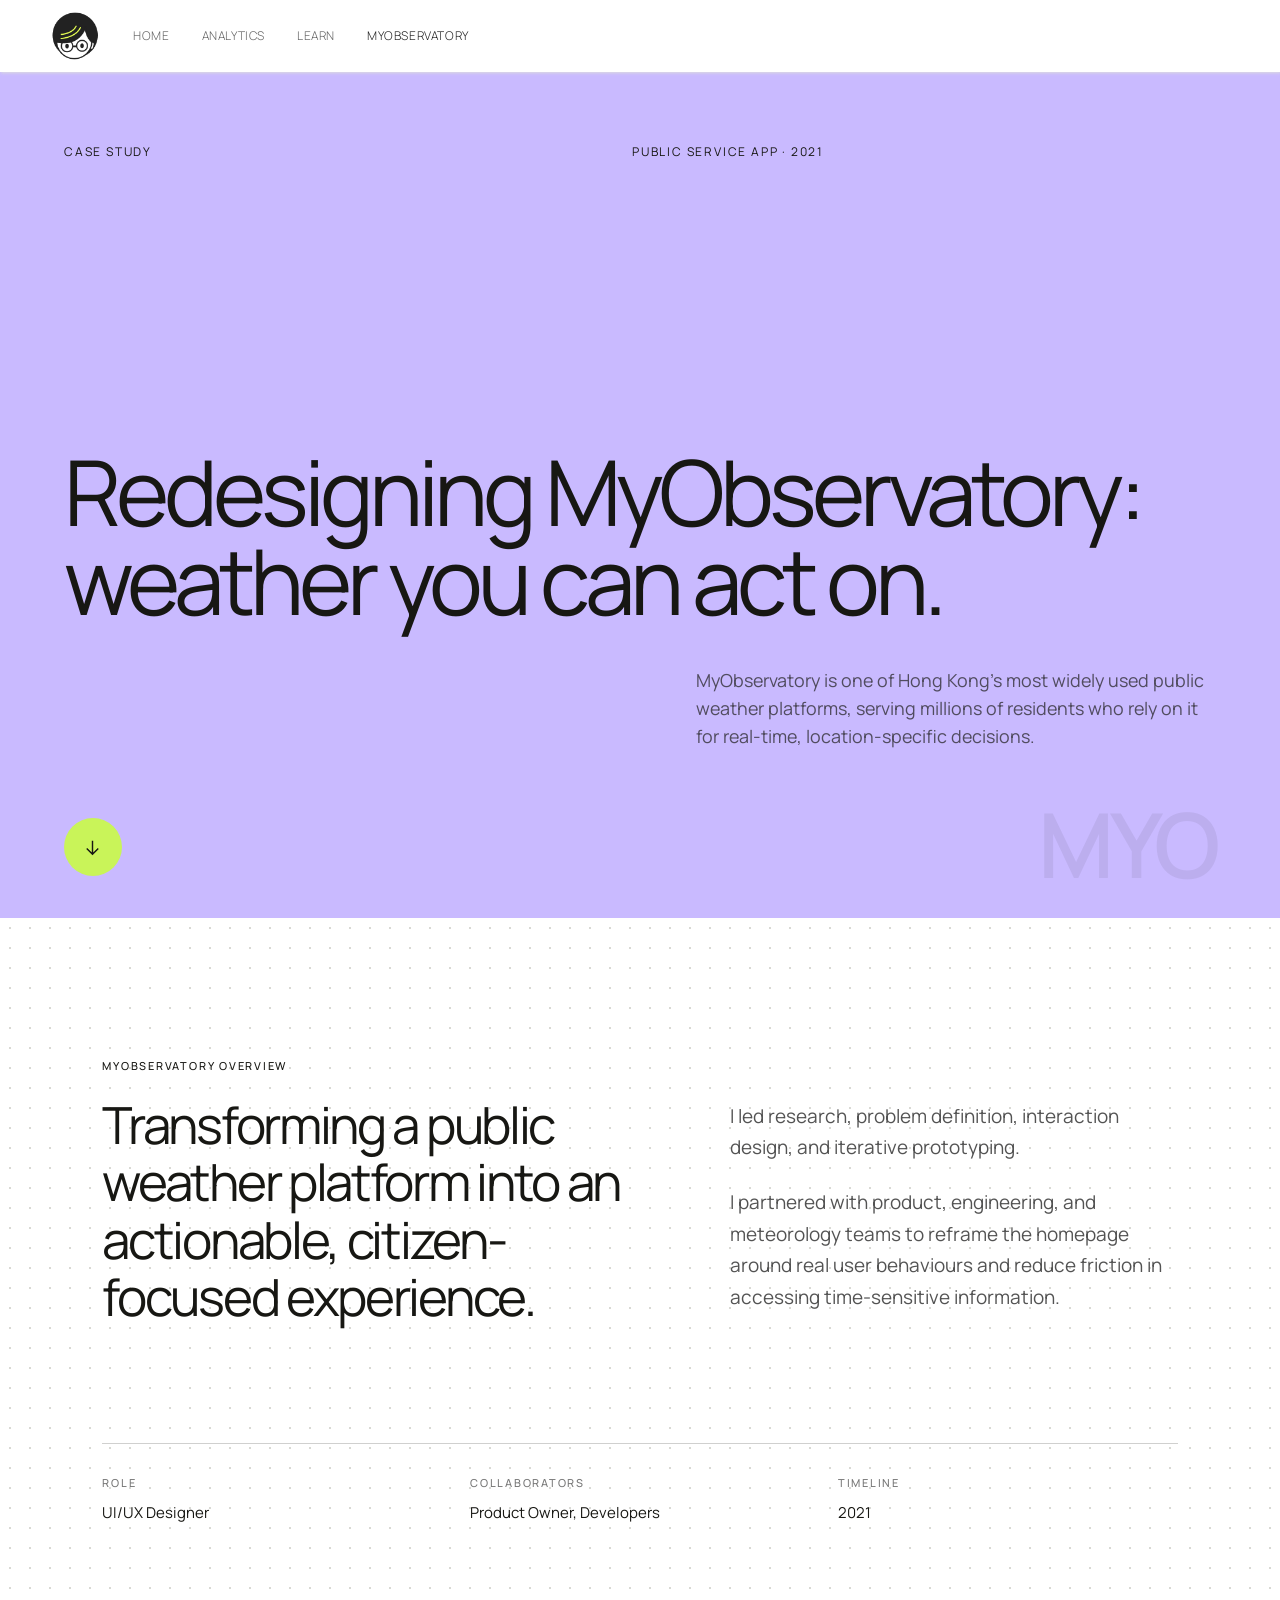
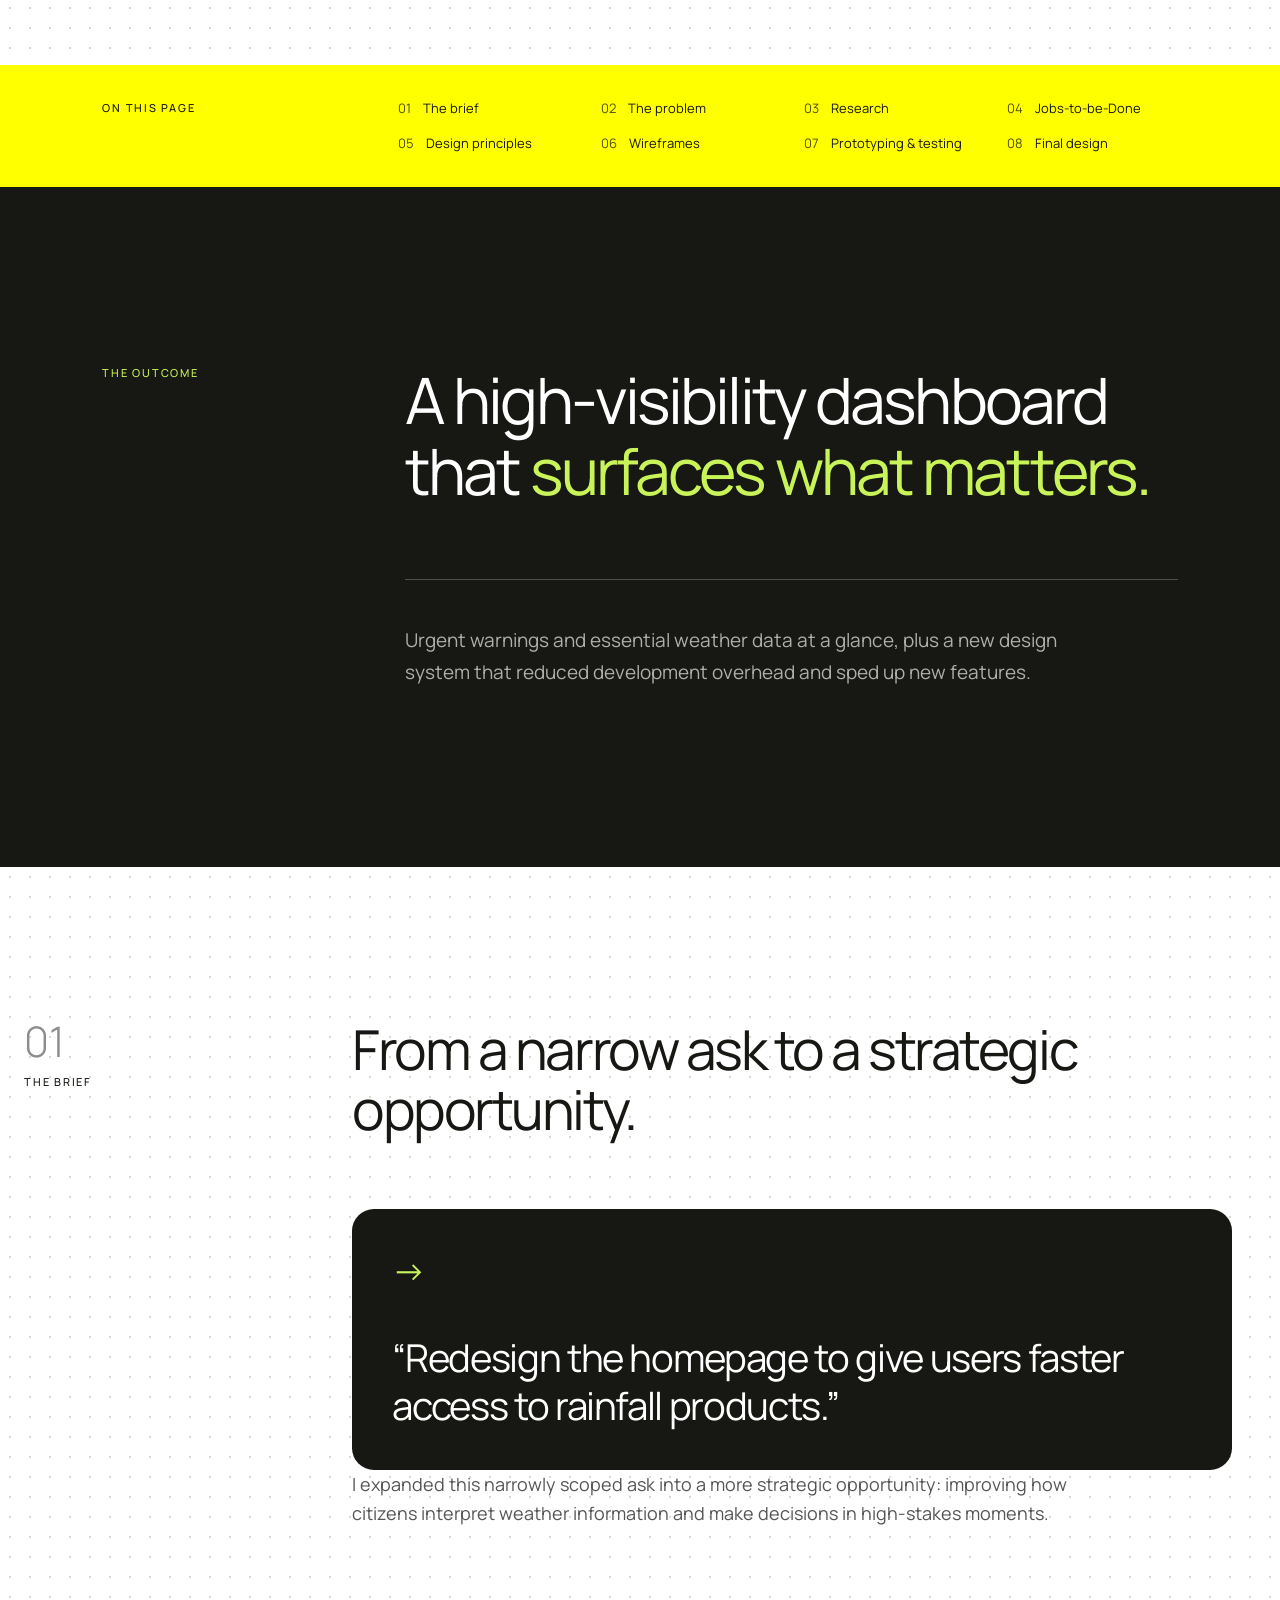
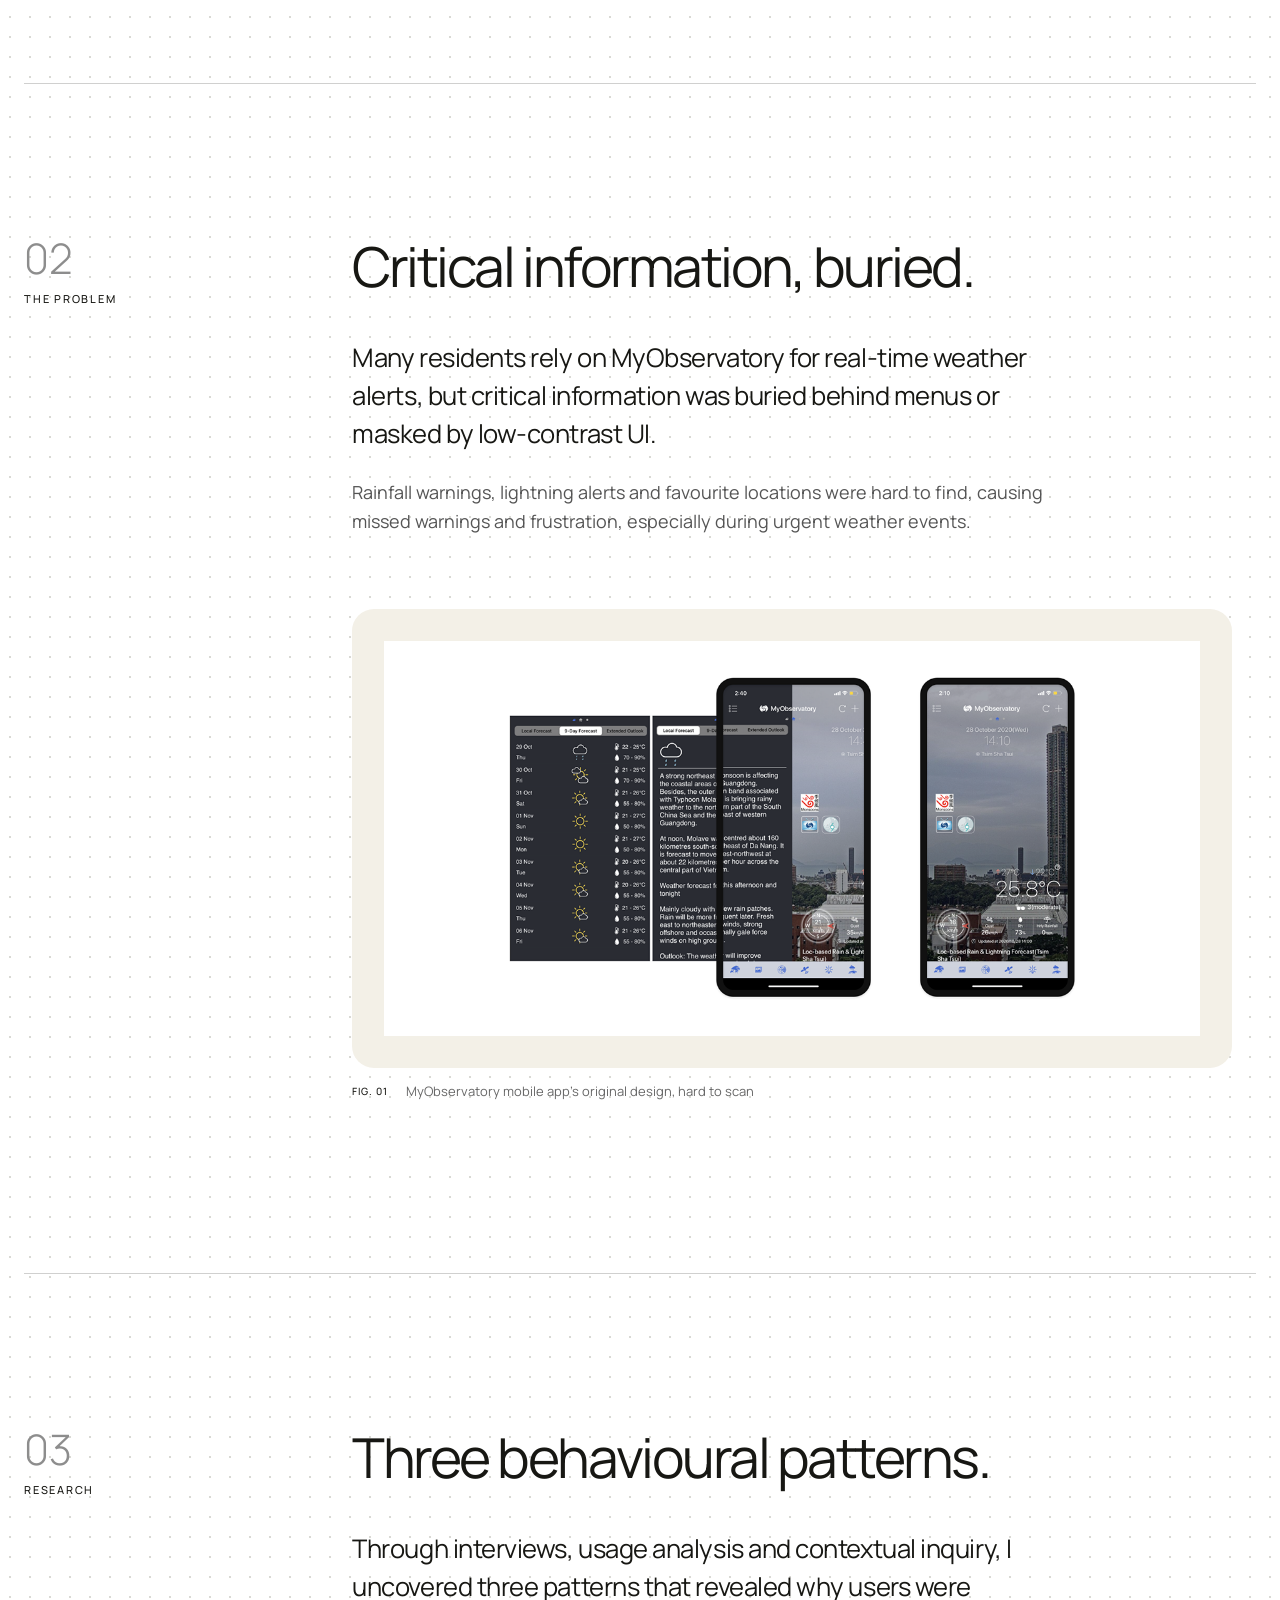
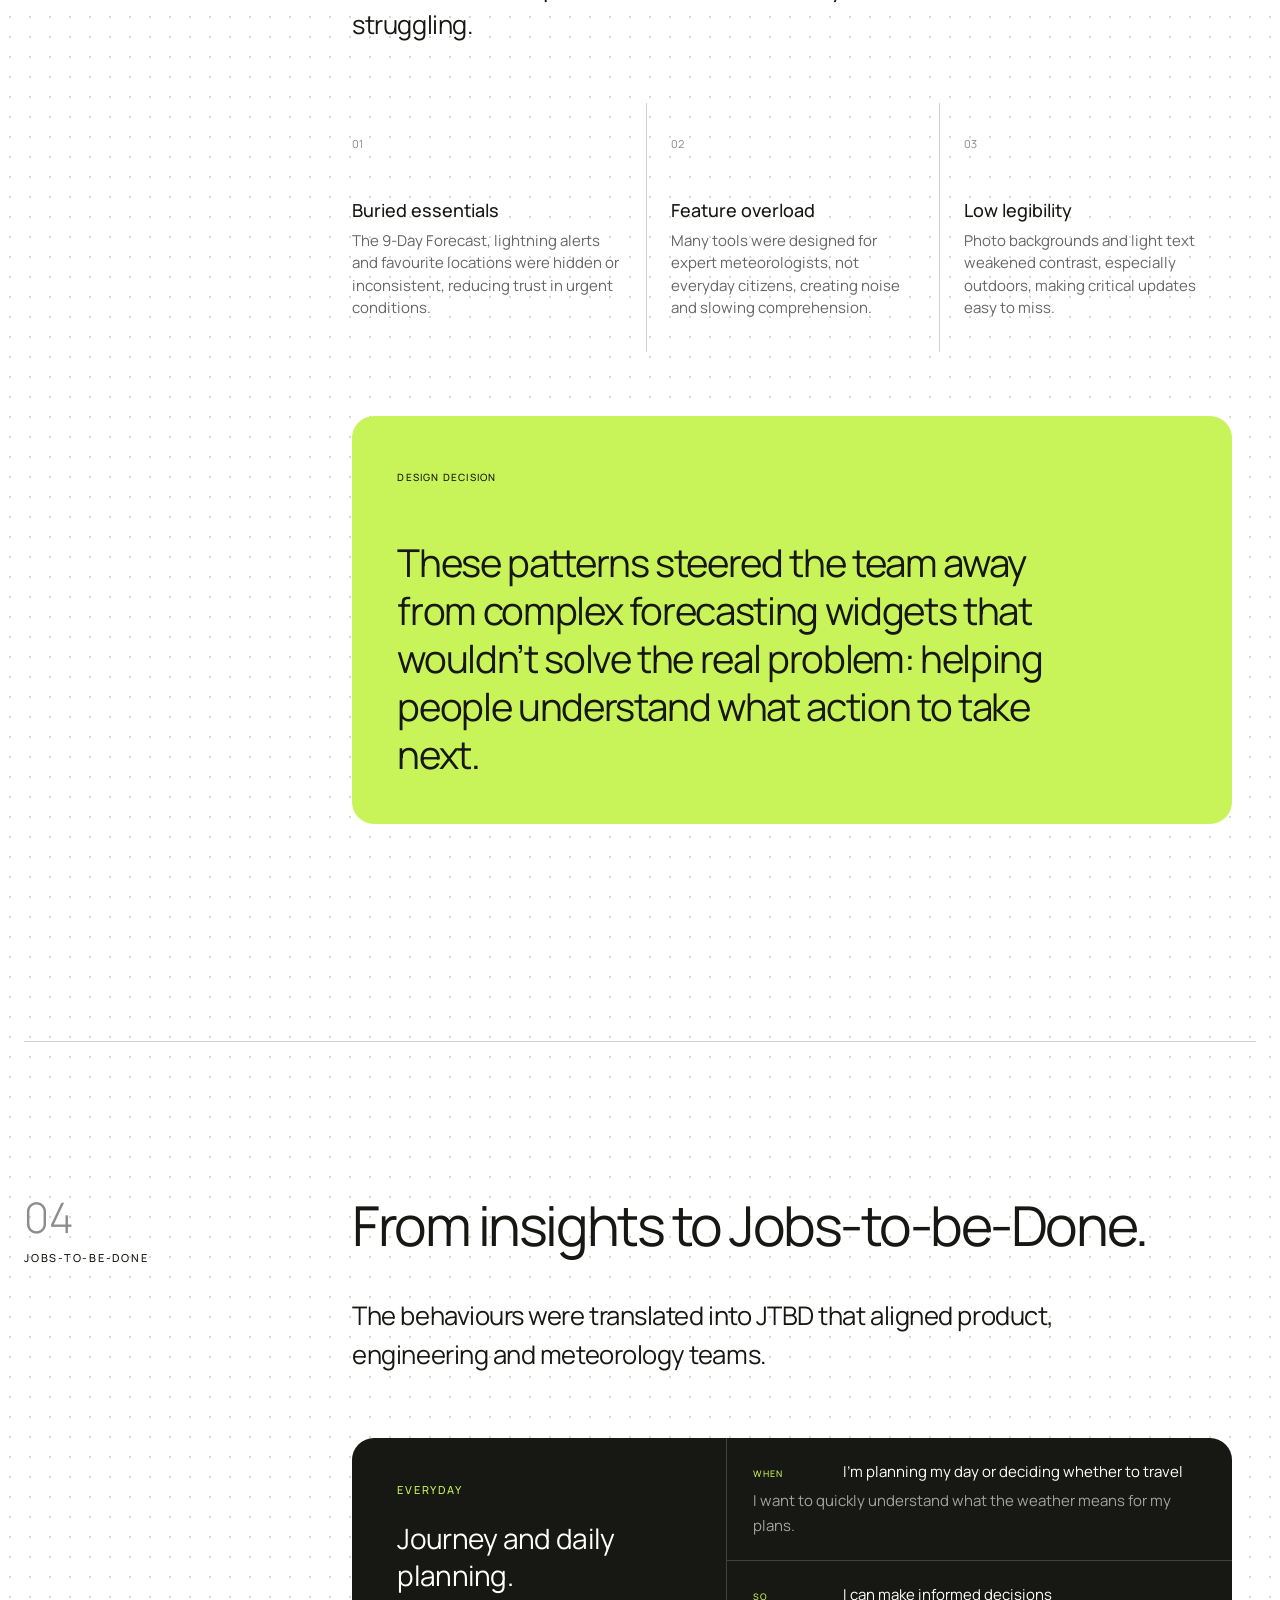
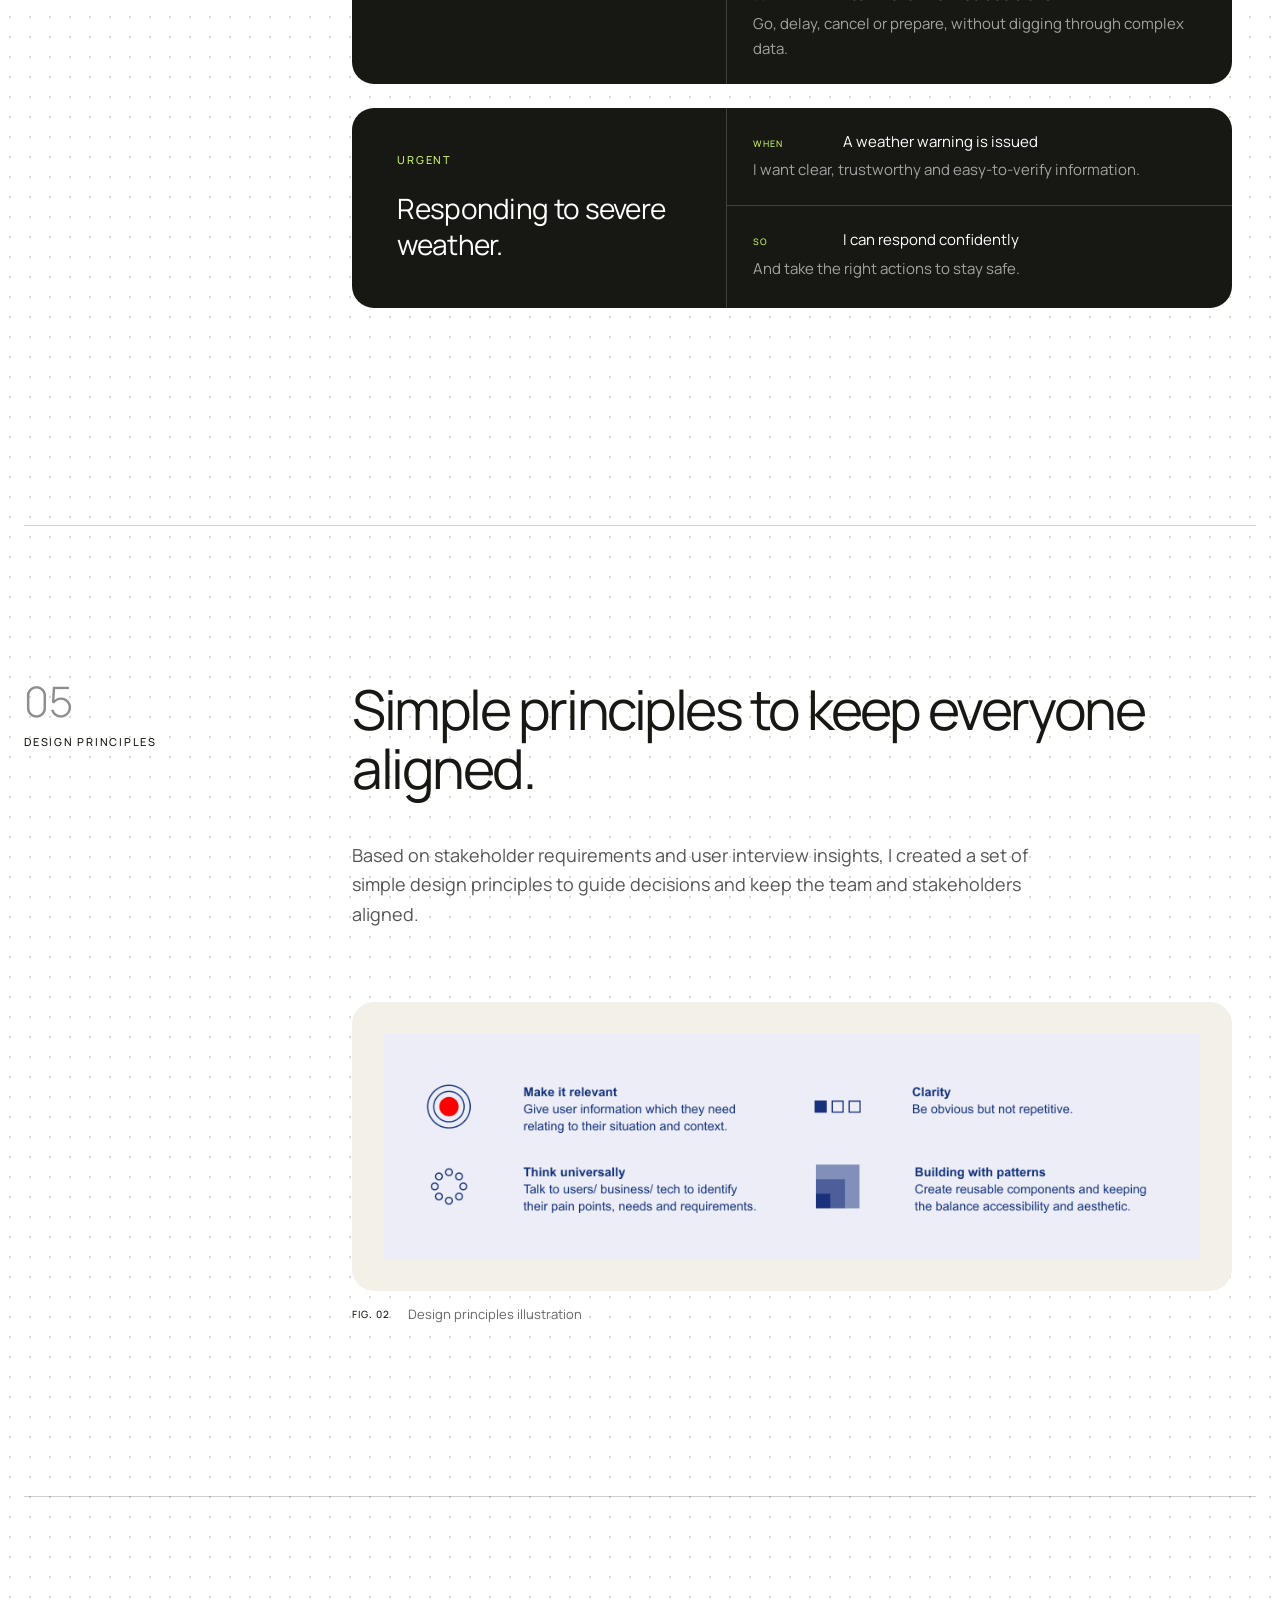
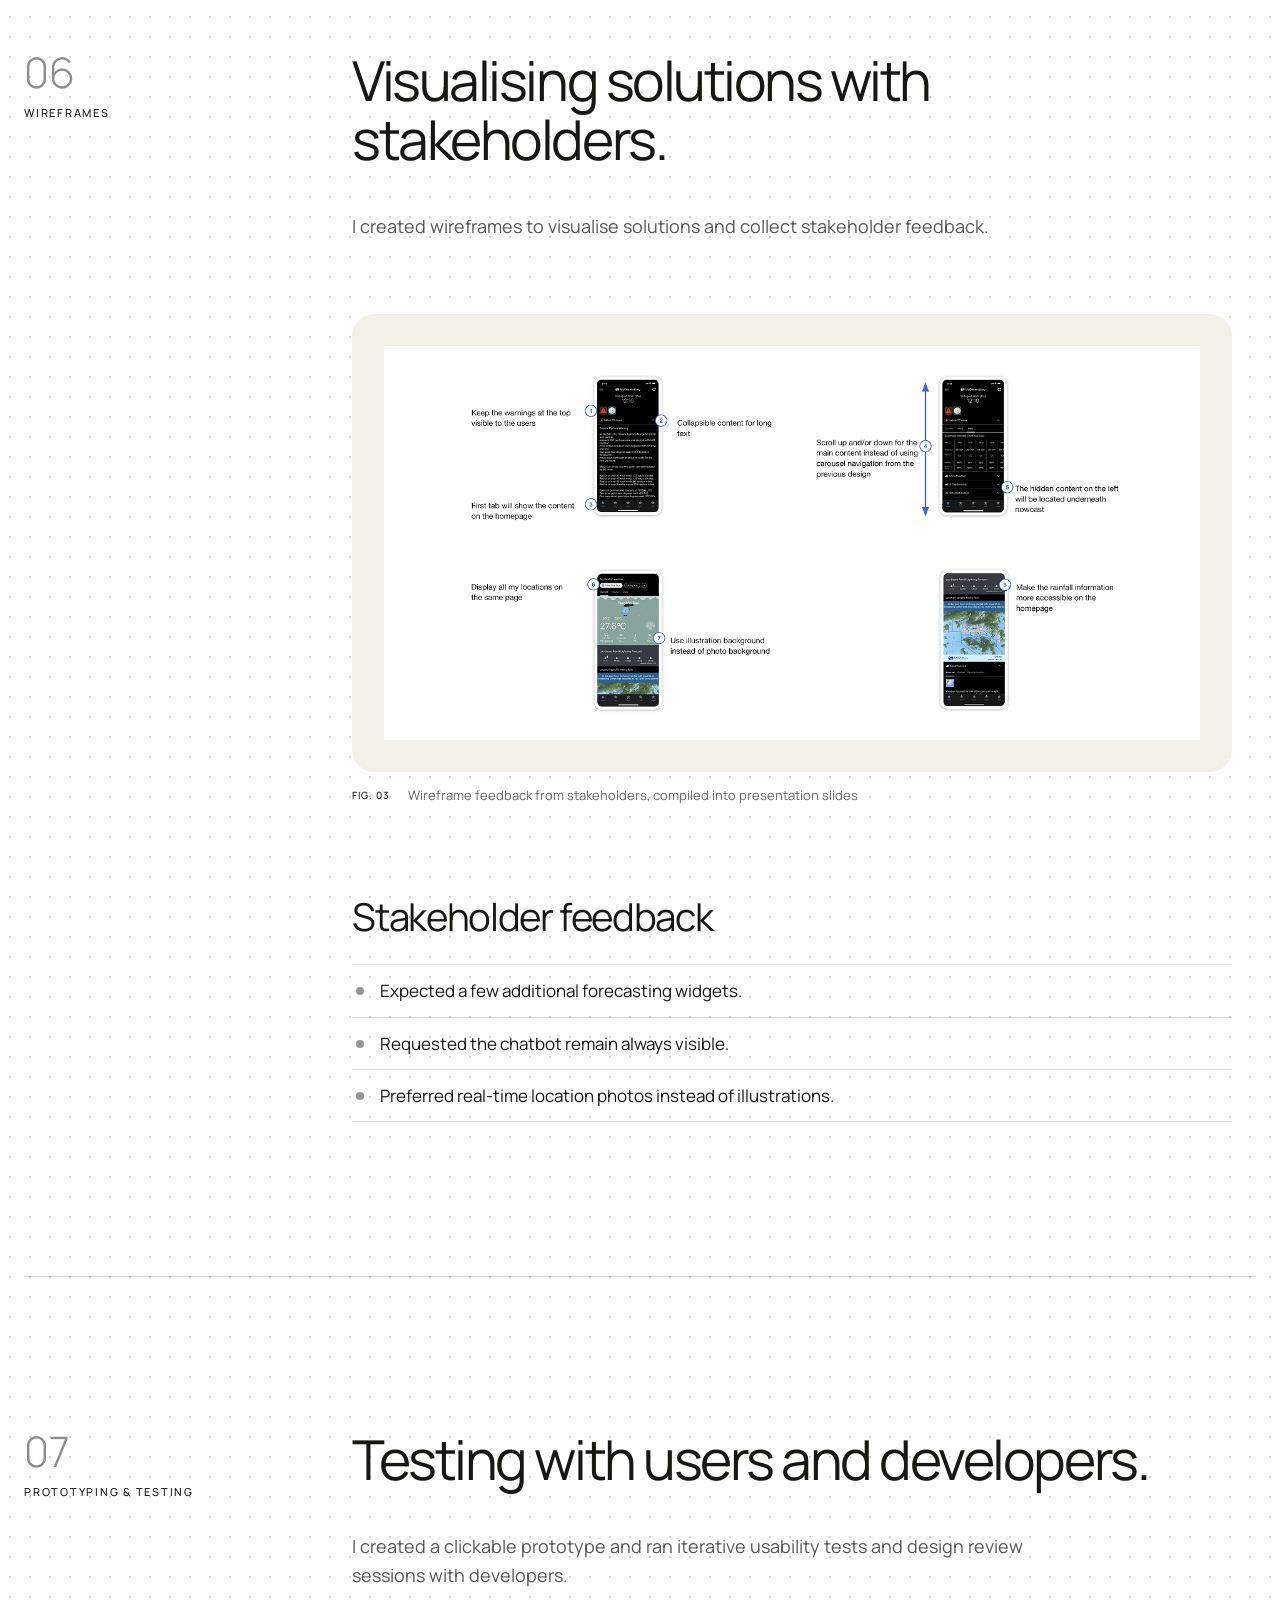
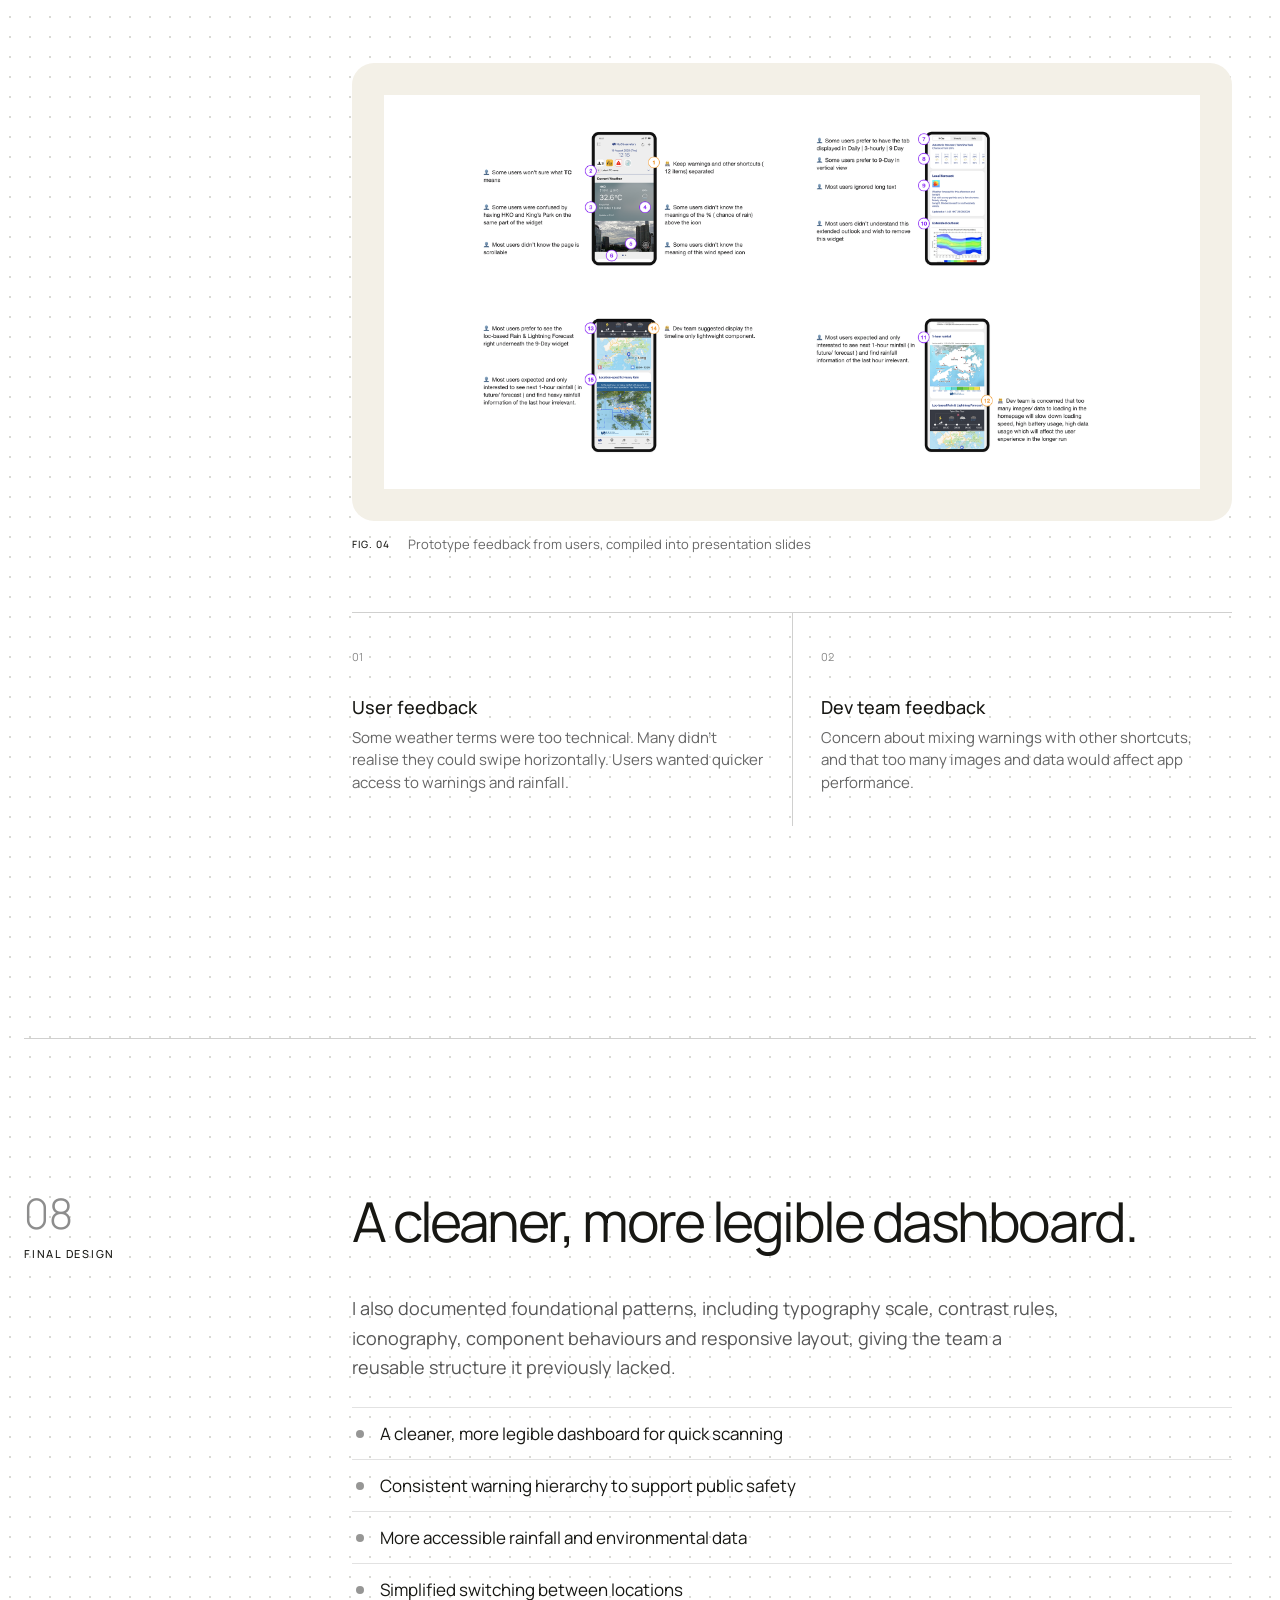
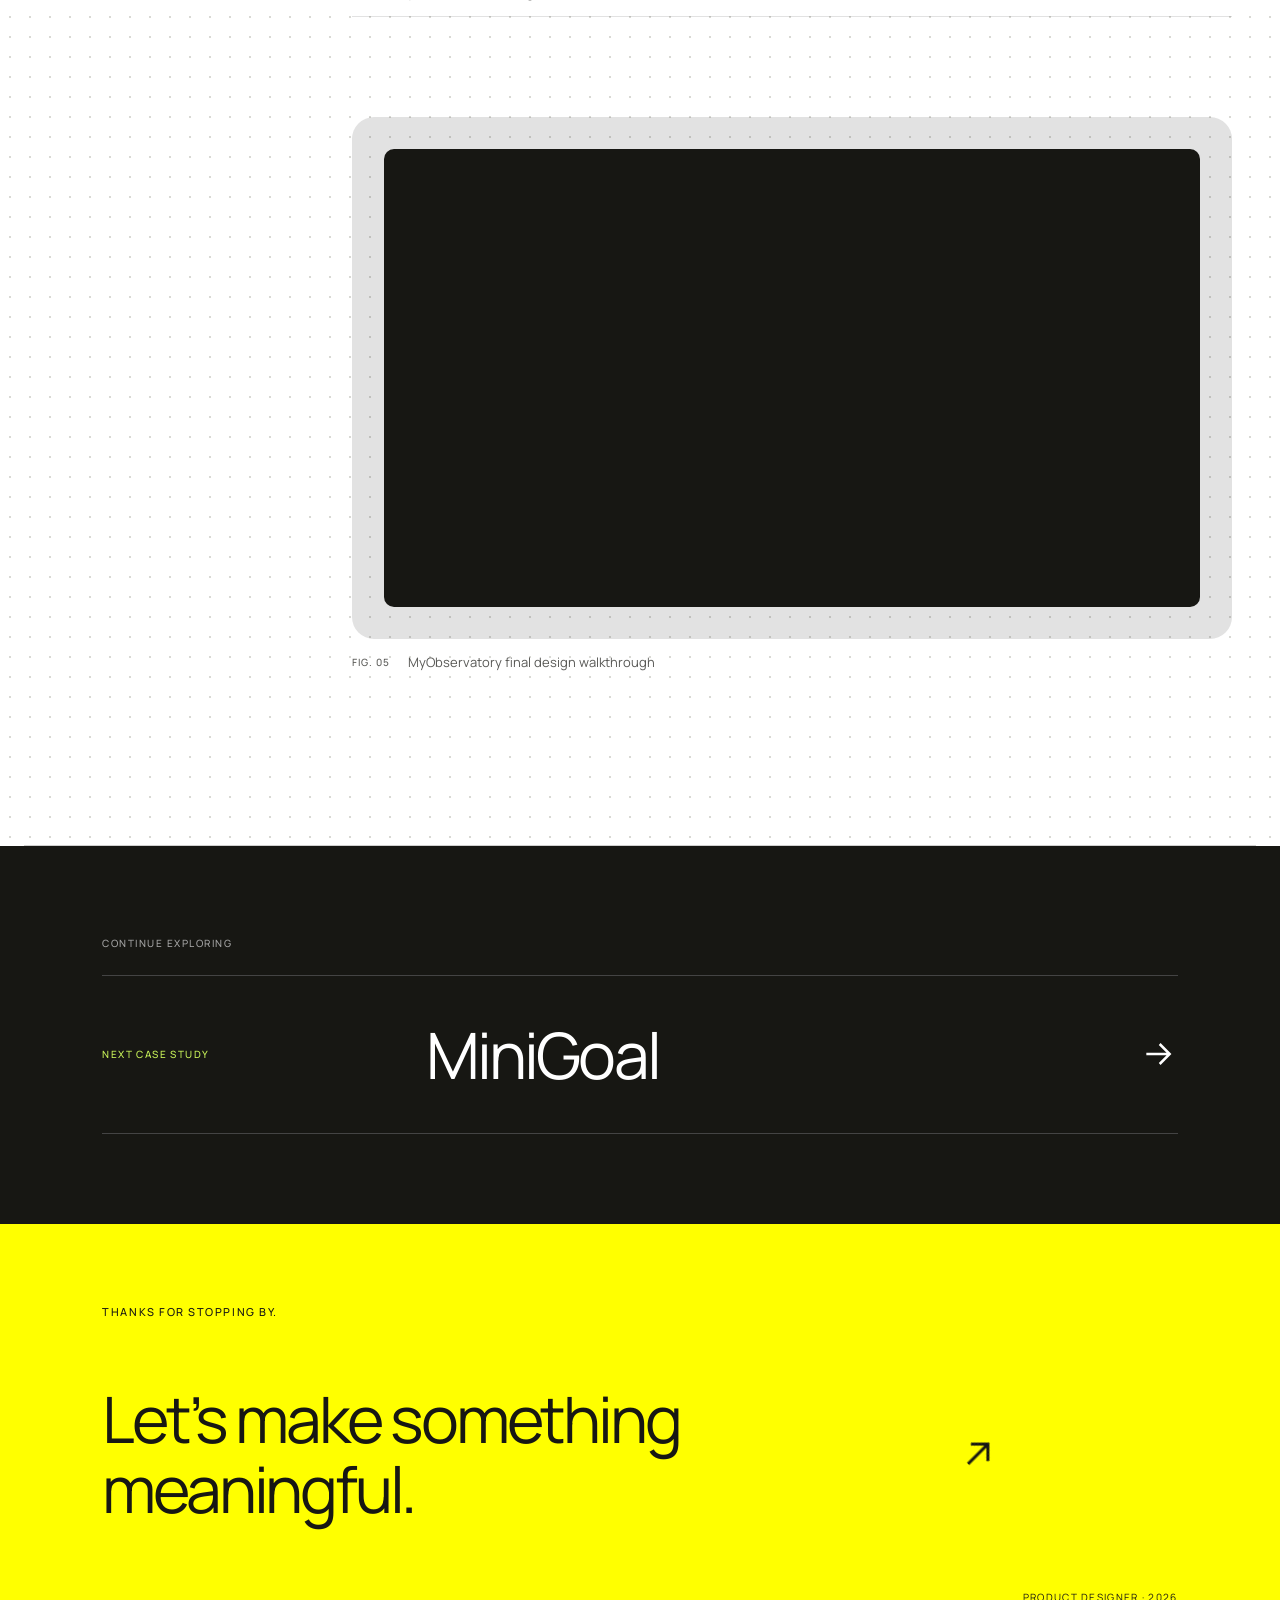
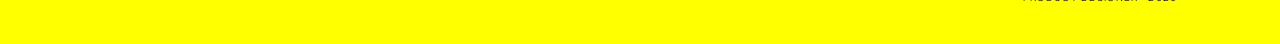
<file: myobservatory.html>
<!doctype html>
<html lang="en">
  <head>
    <meta charset="UTF-8" />
    <meta name="viewport" content="width=device-width, initial-scale=1.0" />
    <title>MyObservatory · Phoebe Yu</title>
    <meta name="description" content="Transforming a public weather platform into an actionable, citizen-focused experience. A case study by Phoebe Yu." />
    <link rel="icon" type="image/png" href="Homepage/src/assets/phoebe-avatar.png" />
    <link rel="preconnect" href="https://fonts.googleapis.com" />
    <link rel="preconnect" href="https://fonts.gstatic.com" crossorigin />
    <link href="https://fonts.googleapis.com/css2?family=Manrope:wght@300;400;500;600;700;800&display=swap" rel="stylesheet" />
    <style>
/* Reset (stands in for Tailwind Preflight used by the Figma Make template) */
*,
*::before,
*::after {
  box-sizing: border-box;
  margin: 0;
  padding: 0;
  border: 0 solid;
}

html {
  -webkit-text-size-adjust: 100%;
  scroll-behavior: smooth;
  background: #171713;
}

body {
  color: #171713;
  background: #f3f0e7;
  font-family: Manrope, sans-serif;
  font-size: 17px;
  line-height: 1.65;
  -webkit-font-smoothing: antialiased;
}

h1, h2, h3, h4, p, blockquote, figure, dl, dd {
  font-weight: inherit;
  font-size: inherit;
}

ul, ol {
  list-style: none;
}

a {
  color: inherit;
  text-decoration: none;
}

button {
  font: inherit;
  color: inherit;
  cursor: pointer;
}

img,
svg,
iframe {
  display: block;
  max-width: 100%;
}

::selection {
  color: #171713;
  background: #ff0;
}

:root {
  --ink: #171713;
  --cream: #f3f0e7;
  --yellow: #ff0;
  --lime: #c9f459;
  --lavender: #c9baff;
  --coral: #ff765f;
  --line: 2px solid var(--ink);
  --rule: color-mix(in srgb, var(--ink) 20%, transparent);
}

.site {
  min-width: 320px;
  overflow: clip;
}

.site-header {
  z-index: 90;
  position: sticky;
  top: 0;
  width: 100%;
  height: 72px;
  display: flex;
  align-items: center;
  justify-content: flex-start;
  padding: 0 clamp(22px, 4vw, 64px);
  color: #222;
  background: #fff;
  box-shadow: 1px 1px 3px #ddd;
}

.avatar-link,
.avatar-link img {
  display: block;
  width: 48px;
  height: 48px;
  border-radius: 50%;
}

.site-header nav {
  display: flex;
  align-items: center;
  gap: 0;
  margin-left: 18px;
}

.site-header nav a {
  opacity: 0.7;
  color: #222;
  letter-spacing: 0.6px;
  text-transform: uppercase;
  white-space: nowrap;
  padding: 15px 16px;
  font-size: 12px;
  font-weight: 300;
  transition:
    opacity 0.2s,
    transform 0.2s,
    color 0.2s;
}

.site-header nav a:hover {
  opacity: 1;
  color: #8f8f8f;
  transform: translateY(-2px);
}

.site-header nav a.active {
  opacity: 1;
  color: #222;
}

.menu-toggle {
  display: none;
}

.hero {
  position: relative;
  min-height: 94svh;
  color: var(--ink);
  background: var(--lavender);
  padding: 73px clamp(24px, 5vw, 76px) 42px;
  display: flex;
  flex-direction: column;
  justify-content: space-between;
}

.hero__eyebrow {
  display: flex;
  justify-content: space-between;
  max-width: 760px;
  font:
    400 12px/1.2 Manrope,
    sans-serif;
  letter-spacing: 0.15em;
  text-transform: uppercase;
  color: var(--ink);
}

.hero__title {
  z-index: 1;
  position: relative;
  margin-top: auto;
  margin-bottom: 7vh;
}

.hero h1 {
  max-width: 1160px;
  font:
    400 clamp(52px, 7.1vw, 112px) / 0.98 Manrope,
    sans-serif;
  letter-spacing: -0.055em;
}

.hero h1 em {
  color: var(--ink);
  font-style: normal;
}

.statement h2 em {
  color: var(--lime);
  font-style: normal;
}

.hero__title > p {
  width: min(520px, 100%);
  margin-top: 42px;
  margin-left: auto;
  color: color-mix(in srgb, var(--ink) 68%, transparent);
  font-size: clamp(17px, 1.4vw, 21px);
  line-height: 1.55;
}

.hero__footer {
  z-index: 1;
  display: flex;
  justify-content: space-between;
  align-items: end;
}

.round-link {
  width: 58px;
  height: 58px;
  display: grid;
  place-items: center;
  color: var(--ink);
  background: var(--lime);
  border-radius: 50%;
  transform: rotate(90deg);
  transition: transform 180ms ease;
}

.round-link:hover {
  transform: rotate(90deg) scale(1.08);
}

.arrow {
  width: 23px;
  fill: none;
  stroke: currentColor;
  stroke-width: 1.5;
}

.arrow.diagonal {
  transform: rotate(-45deg);
}

.hero__mark {
  color: color-mix(in srgb, var(--ink) 7%, transparent);
  font:
    600 clamp(42px, 7vw, 100px) / 0.7 Manrope,
    sans-serif;
  letter-spacing: -0.05em;
}

.reveal {
  animation: enter 700ms cubic-bezier(0.2, 0.7, 0.2, 1) both;
}

.reveal--delay {
  animation-delay: 120ms;
}

@keyframes enter {
  from {
    opacity: 0;
    transform: translateY(24px);
  }
}

.overview {
  display: grid;
  grid-template-columns: 1.1fr 0.9fr;
  gap: 80px;
  padding: clamp(80px, 11vw, 164px) clamp(24px, 8vw, 140px);
  background-color: #fff;
  background-image: radial-gradient(#d9d9d4 1.25px, transparent 1.25px);
  background-size: 20px 20px;
}

.kicker,
.overview dt {
  margin-bottom: 24px;
  font:
    500 11px/1.2 Manrope,
    sans-serif;
  text-transform: uppercase;
  letter-spacing: 0.16em;
}

.overview h2 {
  max-width: 720px;
  font:
    400 clamp(34px, 4vw, 62px) / 1.12 Manrope,
    sans-serif;
  letter-spacing: -0.045em;
}

.overview__copy {
  padding-top: 42px;
  color: #535353;
  font-size: 19px;
}

.overview__copy p + p {
  margin-top: 24px;
}

.meta {
  grid-column: 1 / -1;
  display: grid;
  grid-template-columns: repeat(4, 1fr);
  gap: 28px;
  margin-top: 38px;
  padding-top: 32px;
  border-top: 1px solid var(--rule);
}

.overview dt {
  margin-bottom: 12px;
  color: #777;
}

.overview dd {
  max-width: 230px;
  font:
    400 15px/1.5 Manrope,
    sans-serif;
}

.contents {
  position: relative;
  background: var(--yellow);
  padding: 35px clamp(24px, 8vw, 140px);
  display: flex;
  align-items: start;
  justify-content: space-between;
  gap: 50px;
}

.contents > span {
  flex: none;
  font:
    500 11px/1.5 Manrope,
    sans-serif;
  text-transform: uppercase;
  letter-spacing: 0.16em;
}

.contents > div {
  width: min(780px, 100%);
  display: grid;
  grid-template-columns: repeat(3, 1fr);
  gap: 18px 32px;
}

.contents a {
  display: flex;
  gap: 12px;
  font:
    400 13px/1.3 Manrope,
    sans-serif;
}

.contents a span {
  opacity: 0.45;
}

.statement {
  min-height: 680px;
  color: white;
  background: var(--ink);
  padding: clamp(80px, 10vw, 150px) clamp(24px, 8vw, 140px);
  display: grid;
  grid-template-columns: 1fr 3fr;
  align-content: center;
  gap: 45px;
}

.statement > p:first-child {
  color: var(--lime);
  font:
    500 11px/1.5 Manrope,
    sans-serif;
  text-transform: uppercase;
  letter-spacing: 0.16em;
}

.statement h2 {
  max-width: 1040px;
  font:
    400 clamp(38px, 5vw, 74px) / 1.1 Manrope,
    sans-serif;
  letter-spacing: -0.045em;
}

.statement__line {
  grid-column: 2;
  height: 1px;
  margin-top: 28px;
  background: rgba(255, 255, 255, 0.23);
}

.statement .statement__detail {
  grid-column: 2;
  max-width: 660px;
  color: rgba(255, 255, 255, 0.65);
  font-size: 19px;
}

.narrative {
  background-color: #fff;
  background-image: radial-gradient(#d9d9d4 1.25px, transparent 1.25px);
  background-size: 20px 20px;
}

.chapter {
  width: min(1240px, calc(100% - 48px));
  margin: 0 auto;
  padding: clamp(90px, 12vw, 170px) 0;
  display: grid;
  grid-template-columns: minmax(170px, 0.4fr) minmax(0, 1.6fr);
  gap: clamp(40px, 8vw, 120px);
  border-bottom: 1px solid var(--rule);
  scroll-margin-top: 30px;
}

.chapter__label {
  height: fit-content;
  position: sticky;
  top: 40px;
}

.chapter__label span {
  display: block;
  margin-bottom: 12px;
  color: #8d8d8d;
  font:
    300 42px/1 Manrope,
    sans-serif;
}

.chapter__label p {
  font:
    500 11px/1.4 Manrope,
    sans-serif;
  text-transform: uppercase;
  letter-spacing: 0.16em;
}

.chapter__body {
  max-width: 880px;
}

.chapter h2 {
  max-width: 820px;
  margin-bottom: 42px;
  font:
    400 clamp(36px, 4.3vw, 64px) / 1.08 Manrope,
    sans-serif;
  letter-spacing: -0.045em;
}

.chapter__body > p {
  max-width: 720px;
  color: #555;
  font-size: 18px;
}

.chapter__body > p + p {
  margin-top: 24px;
}

.chapter__body > .lead {
  color: var(--ink);
  font:
    400 clamp(21px, 2vw, 28px) / 1.5 Manrope,
    sans-serif;
  letter-spacing: -0.018em;
}

.problem-grid {
  margin: 58px 0;
  display: grid;
  grid-template-columns: repeat(3, 1fr);
  border-radius: 22px;
  overflow: hidden;
}

.problem-grid > div {
  padding: 25px 24px 32px 0;
}

.problem-grid > div + div {
  padding-left: 24px;
  border-left: 1px solid var(--rule);
}

.problem-grid span {
  color: #888;
  font:
    400 11px Manrope,
    sans-serif;
}

.problem-grid h3 {
  margin: 42px 0 8px;
  font:
    500 18px Manrope,
    sans-serif;
}

.problem-grid p {
  color: #666;
  font-size: 15px;
  line-height: 1.5;
}

blockquote {
  margin-top: 70px;
  padding: 40px;
  color: white;
  background: var(--ink);
  border-radius: 22px;
  overflow: hidden;
  font:
    400 clamp(28px, 3vw, 45px) / 1.25 Manrope,
    sans-serif;
  letter-spacing: -0.035em;
}

blockquote::before {
  content: "→";
  display: block;
  margin-bottom: 42px;
  color: var(--lime);
  font-size: 34px;
}

blockquote span {
  display: block;
  color: var(--lime);
}

.figure {
  margin: 72px 0 20px;
}

.figure > a {
  position: relative;
  display: block;
  padding: clamp(15px, 2.5vw, 34px);
  background: var(--cream);
  border-radius: 22px;
  overflow: hidden;
}

.figure img {
  width: 100%;
  height: auto;
  transition: transform 400ms cubic-bezier(0.2, 0.7, 0.2, 1);
}

.figure__open {
  position: absolute;
  right: 20px;
  bottom: 20px;
  display: flex;
  align-items: center;
  gap: 8px;
  padding: 10px 13px;
  color: white;
  background: var(--ink);
  font:
    400 10px Manrope,
    sans-serif;
  text-transform: uppercase;
  letter-spacing: 0.08em;
  opacity: 0;
  transform: translateY(5px);
  transition: 180ms ease;
}

.figure__open .arrow {
  width: 15px;
}

.figure a:hover img {
  transform: scale(1.012);
}

.figure a:hover .figure__open {
  opacity: 1;
  transform: translateY(0);
}

.figure figcaption {
  margin-top: 14px;
  display: flex;
  gap: 18px;
  color: #676767;
  font-size: 13px;
  line-height: 1.4;
}

.figure figcaption span {
  color: var(--ink);
  flex: none;
  font:
    500 10px/1.8 Manrope,
    sans-serif;
  text-transform: uppercase;
  letter-spacing: 0.1em;
}

.figure-pair {
  display: grid;
  grid-template-columns: 1fr 1fr;
  gap: 24px;
}

.figure-pair .figure {
  margin-top: 28px;
}

.figure-pair .figure > a {
  height: 410px;
  display: flex;
  align-items: center;
}

.decision {
  margin: 64px 0;
  display: grid;
  grid-template-columns: 0.85fr 1.15fr;
  color: white;
  background: var(--ink);
  border-radius: 22px;
  overflow: hidden;
}

.decision > div {
  padding: 45px;
}

.decision .kicker {
  color: var(--lime);
}

.decision h3 {
  font:
    400 28px/1.3 Manrope,
    sans-serif;
  letter-spacing: -0.025em;
}

.decision ul {
  border-left: 1px solid rgba(255, 255, 255, 0.18);
}

.decision li {
  padding: 22px 26px;
  font-size: 15px;
  border-bottom: 1px solid rgba(255, 255, 255, 0.18);
}

.decision li:last-child {
  border: 0;
}

.decision li span {
  display: inline-block;
  width: 78px;
  margin-right: 12px;
  color: var(--lime);
  font:
    500 9px Manrope,
    sans-serif;
  text-transform: uppercase;
  letter-spacing: 0.1em;
}

.decision li.muted {
  color: rgba(255, 255, 255, 0.45);
}

.decision li.muted span {
  color: rgba(255, 255, 255, 0.45);
}

.pullquote {
  margin: 64px 0;
  padding: 45px;
  background: var(--lime);
  border-radius: 22px;
  overflow: hidden;
}

.pullquote span {
  font:
    500 10px Manrope,
    sans-serif;
  text-transform: uppercase;
  letter-spacing: 0.12em;
}

.pullquote p {
  max-width: 680px;
  margin-top: 50px;
  font:
    400 clamp(25px, 3vw, 39px) / 1.25 Manrope,
    sans-serif;
  letter-spacing: -0.035em;
}

.chapter__body .subhead {
  max-width: 700px;
  margin: 90px 0 24px;
  font:
    400 clamp(27px, 3vw, 40px) / 1.2 Manrope,
    sans-serif;
  letter-spacing: -0.035em;
}

.impact {
  color: var(--ink);
  background: var(--lavender);
  padding: clamp(90px, 11vw, 160px) clamp(24px, 8vw, 140px);
  scroll-margin-top: 0;
}

.impact__heading {
  display: grid;
  grid-template-columns: 1fr 3fr;
  gap: 30px;
}

.impact__heading span,
.impact__next > span {
  font:
    500 10px/1.5 Manrope,
    sans-serif;
  text-transform: uppercase;
  letter-spacing: 0.15em;
}

.impact__heading h2 {
  max-width: 950px;
  font:
    400 clamp(40px, 5.4vw, 80px) / 1.06 Manrope,
    sans-serif;
  letter-spacing: -0.05em;
}

.impact__copy {
  width: min(690px, 75%);
  margin: 75px 0 0 auto;
  display: grid;
  grid-template-columns: 1fr 1fr;
  gap: 45px;
  color: color-mix(in srgb, var(--ink) 72%, transparent);
}

.figure--dark {
  margin-top: 100px;
}

.figure--dark > a {
  background: color-mix(in srgb, var(--ink) 12%, transparent);
}

.figure--dark figcaption,
.figure--dark figcaption span {
  color: color-mix(in srgb, var(--ink) 72%, transparent);
}

.impact__next {
  display: grid;
  grid-template-columns: 1fr 3fr;
  gap: 30px;
  margin-top: 100px;
  padding-top: 40px;
  border-top: 1px solid color-mix(in srgb, var(--ink) 30%, transparent);
}

.impact__next p {
  max-width: 760px;
  font:
    300 clamp(23px, 2.5vw, 34px) / 1.45 Manrope,
    sans-serif;
}

.next-project {
  padding: 90px clamp(24px, 8vw, 140px);
  color: white;
  background: var(--ink);
}

.next-project > p {
  color: #777;
  font:
    500 10px Manrope,
    sans-serif;
  text-transform: uppercase;
  letter-spacing: 0.15em;
}

.next-project a {
  margin-top: 25px;
  padding: 35px 0;
  display: grid;
  grid-template-columns: 1fr 2.2fr auto;
  align-items: center;
  border-top: 1px solid #444;
  border-bottom: 1px solid #444;
}

.next-project a span {
  color: var(--lime);
  font:
    500 10px Manrope,
    sans-serif;
  text-transform: uppercase;
  letter-spacing: 0.14em;
}

.next-project a strong {
  font:
    400 clamp(34px, 5vw, 70px) Manrope,
    sans-serif;
  letter-spacing: -0.045em;
}

.next-project a .arrow {
  width: 40px;
  transition: transform 180ms ease;
}

.next-project a:hover .arrow {
  transform: translateX(10px);
}

footer {
  min-height: 420px;
  padding: 80px clamp(24px, 8vw, 140px) 40px;
  display: flex;
  flex-direction: column;
  align-items: start;
  color: var(--ink);
  background: var(--yellow);
}

footer > p {
  font:
    500 11px Manrope,
    sans-serif;
  text-transform: uppercase;
  letter-spacing: 0.14em;
}

footer > a {
  max-width: 900px;
  margin: auto 0;
  display: flex;
  align-items: center;
  gap: 20px;
  font:
    400 clamp(35px, 5vw, 75px) / 1.1 Manrope,
    sans-serif;
  letter-spacing: -0.05em;
}

footer > a .arrow {
  flex: none;
  width: 48px;
}

footer > span {
  align-self: end;
  font:
    400 10px Manrope,
    sans-serif;
  text-transform: uppercase;
  letter-spacing: 0.13em;
}

@media (max-width: 900px) {
  .overview,
  .statement,
  .impact__heading,
  .impact__next {
    grid-template-columns: 1fr;
  }

  .meta {
    grid-template-columns: 1fr 1fr;
  }

  .statement__line,
  .statement .statement__detail {
    grid-column: 1;
  }

  .statement {
    align-content: start;
  }

  .impact__copy {
    width: 100%;
  }
}

@media (max-width: 680px) {
  body {
    font-size: 16px;
  }

  .site-header {
    height: 68px;
    padding: 0 18px;
  }

  .avatar-link,
  .avatar-link img {
    width: 42px;
    height: 42px;
  }

  .menu-toggle {
    z-index: 2;
    position: relative;
    width: 42px;
    height: 42px;
    margin-left: auto;
    display: grid;
    place-content: center;
    gap: 6px;
    background: transparent;
    border: 0;
  }

  .menu-toggle span {
    width: 24px;
    height: 2px;
    background: var(--ink);
    transition: transform 0.22s;
  }

  .menu-toggle.is-open span:first-child {
    transform: translateY(4px) rotate(45deg);
  }

  .menu-toggle.is-open span:last-child {
    transform: translateY(-4px) rotate(-45deg);
  }

  .site-header nav {
    opacity: 0;
    pointer-events: none;
    position: fixed;
    inset: 68px 0 auto;
    display: flex;
    flex-direction: column;
    align-items: stretch;
    margin-left: 0;
    padding: 14px 18px 20px;
    background: #fff;
    border-top: 1px solid #ddd;
    box-shadow: 0 8px 18px #00000014;
    transform: translateY(-130%);
    transition:
      transform 0.26s,
      opacity 0.22s;
  }

  .site-header nav.is-open {
    opacity: 1;
    pointer-events: auto;
    transform: translateY(0);
  }

  .site-header nav a {
    display: block;
    padding: 14px 0;
    text-align: left;
    font-size: 17px;
  }

  .hero {
    min-height: 820px;
    padding-top: 48px;
  }

  .hero__eyebrow {
    flex-direction: column;
    gap: 8px;
  }

  .hero h1 br {
    display: none;
  }

  .hero__title > p {
    margin: 34px 0 0;
  }

  .hero__mark {
    display: none;
  }

  .overview {
    grid-template-columns: 1fr;
    gap: 10px;
  }

  .overview__copy {
    padding-top: 45px;
  }

  .meta {
    margin-top: 55px;
    grid-template-columns: 1fr;
  }

  .meta div {
    padding-bottom: 20px;
    border-bottom: 1px solid var(--rule);
  }

  .contents {
    display: block;
  }

  .contents > div {
    margin-top: 25px;
    grid-template-columns: 1fr 1fr;
  }

  .statement {
    min-height: 650px;
  }

  .chapter {
    width: calc(100% - 40px);
    grid-template-columns: 1fr;
    gap: 35px;
  }

  .chapter__label {
    position: static;
    display: flex;
    align-items: baseline;
    gap: 15px;
  }

  .chapter__label span {
    margin: 0;
    font-size: 28px;
  }

  .problem-grid,
  .figure-pair,
  .decision,
  .impact__copy {
    grid-template-columns: 1fr;
  }

  .problem-grid > div + div {
    padding-left: 0;
    border-top: 1px solid var(--rule);
    border-left: 0;
  }

  .problem-grid h3 {
    margin-top: 20px;
  }

  blockquote,
  .pullquote {
    padding: 28px;
  }

  .figure {
    margin-top: 50px;
  }

  .figure-pair .figure {
    margin-top: 35px;
  }

  .figure-pair .figure > a {
    height: auto;
  }

  .figure__open {
    display: none;
  }

  .decision > div {
    padding: 32px 25px;
  }

  .decision ul {
    border-top: 1px solid rgba(255, 255, 255, 0.18);
    border-left: 0;
  }

  .decision li span {
    display: block;
    margin-bottom: 8px;
  }

  .impact__copy {
    margin-top: 45px;
  }

  .next-project a {
    grid-template-columns: 1fr auto;
  }

  .next-project a span {
    grid-column: 1 / -1;
    margin-bottom: 18px;
  }

  footer {
    min-height: 470px;
  }

  footer > a {
    align-items: end;
  }
}

@media (prefers-reduced-motion: reduce) {
  html {
    scroll-behavior: auto;
  }

  *,
  *::before,
  *::after {
    animation-duration: 0.01ms !important;
    animation-iteration-count: 1 !important;
    transition-duration: 0.01ms !important;
  }
}

/* ---- Additions for the Snyk Analytics case study ---- */

.meta--three {
  grid-template-columns: repeat(3, 1fr);
}

.contents > div {
  grid-template-columns: repeat(4, 1fr);
}

.problem-grid--two {
  grid-template-columns: repeat(2, 1fr);
  border-radius: 0;
}

.problem-grid--two > div {
  padding: 28px 28px 32px 0;
  border-top: 1px solid var(--rule);
}

.problem-grid--two > div + div {
  padding-left: 0;
  border-left: 0;
}

.problem-grid--two > div:nth-child(even) {
  padding-left: 28px;
  border-left: 1px solid var(--rule);
}

.problem-grid--two h3 {
  margin-top: 26px;
}

.problem-grid ul {
  margin-top: 14px;
  color: #666;
  font-size: 15px;
  line-height: 1.5;
}

.problem-grid ul li + li {
  margin-top: 6px;
}

.problem-grid ul li strong {
  color: var(--ink);
  font-weight: 500;
}

.decision + .decision {
  margin-top: -40px;
}

.decision li em {
  display: block;
  margin-top: 4px;
  color: rgba(255, 255, 255, 0.6);
  font-style: normal;
}

.impact__list {
  width: min(690px, 75%);
  margin: 45px 0 0 auto;
  border-top: 1px solid color-mix(in srgb, var(--ink) 30%, transparent);
}

.impact__list li {
  display: flex;
  gap: 18px;
  padding: 18px 0;
  border-bottom: 1px solid color-mix(in srgb, var(--ink) 30%, transparent);
  font-size: 18px;
}

.impact__list li span {
  flex: none;
  width: 28px;
  font:
    500 10px/2.4 Manrope,
    sans-serif;
  letter-spacing: 0.1em;
  color: color-mix(in srgb, var(--ink) 60%, transparent);
}

.figure--video .video {
  position: relative;
  padding: clamp(15px, 2.5vw, 34px);
  background: color-mix(in srgb, var(--ink) 12%, transparent);
  border-radius: 22px;
  overflow: hidden;
}

.figure--video .video > div {
  position: relative;
  padding-top: 56.17%;
  border-radius: 10px;
  overflow: hidden;
  background: var(--ink);
}

.figure--video iframe {
  position: absolute;
  inset: 0;
  width: 100%;
  height: 100%;
}

@media (max-width: 900px) {
  .contents > div {
    grid-template-columns: repeat(3, 1fr);
  }

  .impact__list {
    width: 100%;
  }
}

@media (max-width: 680px) {
  .meta--three,
  .problem-grid--two {
    grid-template-columns: 1fr;
  }

  .problem-grid--two > div:nth-child(even) {
    padding-left: 0;
    border-left: 0;
  }

  .contents > div {
    grid-template-columns: 1fr 1fr;
  }

  .decision + .decision {
    margin-top: -40px;
  }
}

/* ---- Added for the shared site ---- */
.chapter__body .list { margin: 24px 0 0; padding: 0; list-style: none; }
.chapter__body .list li { position: relative; padding: 12px 0 12px 28px; border-top: 1px solid color-mix(in srgb, var(--ink) 12%, transparent); line-height: 1.6; }
.chapter__body .list li:last-child { border-bottom: 1px solid color-mix(in srgb, var(--ink) 12%, transparent); }
.chapter__body .list li::before { content: ""; position: absolute; left: 4px; top: 22px; width: 8px; height: 8px; border-radius: 50%; background: currentColor; opacity: .45; }
.chapter__body .list strong { display: block; font-weight: 700; }
.figure--banner { margin-top: 0; }
.video-placeholder { position: absolute; inset: 0; display: grid; place-items: center; text-align: center; color: color-mix(in srgb, white 70%, transparent); font: 500 15px/1.5 Manrope, sans-serif; padding: 24px; }
.video-placeholder strong { display: block; font-size: 18px; color: white; margin-bottom: 4px; }

/* Accessibility contrast fixes */
.contents a span { opacity: 0.75; }
.impact__list li span { color: color-mix(in srgb, var(--ink) 80%, transparent); }
.next-project > p { color: #a3a3a3; }
    </style>
  </head>
  <body>
    <div class="site">
      <header class="site-header">
        <a href="index.html#top" class="avatar-link" aria-label="Phoebe Yu, home">
          <img src="Homepage/src/assets/phoebe-avatar.png" alt="" />
        </a>
        <button class="menu-toggle" type="button" aria-expanded="false" aria-controls="main-menu" aria-label="Open menu">
          <span></span>
          <span></span>
        </button>
        <nav id="main-menu" aria-label="Main navigation">
          <a href="index.html#top">Home</a>
          <a href="snyk-analytics.html">Analytics</a>
          <a href="snyk-learn.html">Learn</a>
          <a class="active" href="myobservatory.html">MyObservatory</a>
        </nav>
      </header>

      <main id="top">
        <section class="hero">
          <div class="hero__eyebrow reveal">
            <span>Case study</span>
            <span>Public service app · 2021</span>
          </div>
          <div class="hero__title reveal reveal--delay">
            <h1>
              Redesigning MyObservatory:
              <br />
              <em>weather you can act on.</em>
            </h1>
            <p>MyObservatory is one of Hong Kong’s most widely used public weather platforms, serving millions of residents who rely on it for real-time, location-specific decisions.</p>
          </div>
          <div class="hero__footer">
            <a href="#overview" class="round-link" aria-label="Scroll to project overview">
              <svg aria-hidden="true" viewBox="0 0 24 24" class="arrow"><path d="M5 12h14M13 6l6 6-6 6" /></svg>
            </a>
            <div class="hero__mark" aria-hidden="true">MYO</div>
          </div>
        </section>

        <section class="overview" id="overview">
          <div class="overview__intro">
            <p class="kicker">MyObservatory overview</p>
            <h2>Transforming a public weather platform into an actionable, citizen-focused experience.</h2>
          </div>
          <div class="overview__copy">
            <p>I led research, problem definition, interaction design, and iterative prototyping.</p>
            <p>I partnered with product, engineering, and meteorology teams to reframe the homepage around real user behaviours and reduce friction in accessing time-sensitive information.</p>
          </div>
          <dl class="meta meta--three">
            <div>
              <dt>Role</dt>
              <dd>UI/UX Designer</dd>
            </div>
            <div>
              <dt>Collaborators</dt>
              <dd>Product Owner, Developers</dd>
            </div>
            <div>
              <dt>Timeline</dt>
              <dd>2021</dd>
            </div>
          </dl>
        </section>

        <aside class="contents" aria-label="On this page">
          <span>On this page</span>
          <div>
            <a href="#brief"><span>01</span>The brief</a>
            <a href="#problem"><span>02</span>The problem</a>
            <a href="#research"><span>03</span>Research</a>
            <a href="#jtbd"><span>04</span>Jobs-to-be-Done</a>
            <a href="#principles"><span>05</span>Design principles</a>
            <a href="#wireframe"><span>06</span>Wireframes</a>
            <a href="#testing"><span>07</span>Prototyping &amp; testing</a>
            <a href="#final"><span>08</span>Final design</a>
          </div>
        </aside>

        <section class="statement">
          <p>The outcome</p>
          <h2>A high-visibility dashboard that <em>surfaces what matters.</em></h2>
          <div class="statement__line"></div>
          <p class="statement__detail">Urgent warnings and essential weather data at a glance, plus a new design system that reduced development overhead and sped up new features.</p>
        </section>

        <div class="narrative">
          <section class="chapter" id="brief">
            <div class="chapter__label">
              <span>01</span>
              <p>The brief</p>
            </div>
            <div class="chapter__body">
              <h2>From a narrow ask to a strategic opportunity.</h2>
              <blockquote>
                “Redesign the homepage to give users faster access to rainfall products.”
              </blockquote>
              <p>I expanded this narrowly scoped ask into a more strategic opportunity: improving how citizens interpret weather information and make decisions in high-stakes moments.</p>
            </div>
          </section>

          <section class="chapter" id="problem">
            <div class="chapter__label">
              <span>02</span>
              <p>The problem</p>
            </div>
            <div class="chapter__body">
              <h2>Critical information, buried.</h2>
              <p class="lead">Many residents rely on MyObservatory for real-time weather alerts, but critical information was buried behind menus or masked by low-contrast UI.</p>
              <p>Rainfall warnings, lightning alerts and favourite locations were hard to find, causing missed warnings and frustration, especially during urgent weather events.</p>
              <figure class="figure figure--light">
                <a href="MyObservatory/MyObservatory%20mobile%20app%27s%20original%20design%2C%20hard%20to%20scan.png" target="_blank" rel="noreferrer" aria-label="Open figure 1 at full size">
                  <img src="MyObservatory/MyObservatory%20mobile%20app%27s%20original%20design%2C%20hard%20to%20scan.png" alt="MyObservatory mobile app’s original design, hard to scan" loading="lazy" />
                  <span class="figure__open">View full size <svg aria-hidden="true" viewBox="0 0 24 24" class="arrow diagonal"><path d="M5 12h14M13 6l6 6-6 6" /></svg></span>
                </a>
                <figcaption><span>Fig. 01</span>MyObservatory mobile app’s original design, hard to scan</figcaption>
              </figure>
            </div>
          </section>

          <section class="chapter" id="research">
            <div class="chapter__label">
              <span>03</span>
              <p>Research</p>
            </div>
            <div class="chapter__body">
              <h2>Three behavioural patterns.</h2>
              <p class="lead">Through interviews, usage analysis and contextual inquiry, I uncovered three patterns that revealed why users were struggling.</p>
              <div class="problem-grid">
                <div>
                  <span>01</span>
                  <h3>Buried essentials</h3>
                  <p>The 9-Day Forecast, lightning alerts and favourite locations were hidden or inconsistent, reducing trust in urgent conditions.</p>
                </div>
                <div>
                  <span>02</span>
                  <h3>Feature overload</h3>
                  <p>Many tools were designed for expert meteorologists, not everyday citizens, creating noise and slowing comprehension.</p>
                </div>
                <div>
                  <span>03</span>
                  <h3>Low legibility</h3>
                  <p>Photo backgrounds and light text weakened contrast, especially outdoors, making critical updates easy to miss.</p>
                </div>
              </div>
              <div class="pullquote">
                <span>Design decision</span>
                <p>These patterns steered the team away from complex forecasting widgets that wouldn’t solve the real problem: helping people understand what action to take next.</p>
              </div>
            </div>
          </section>

          <section class="chapter" id="jtbd">
            <div class="chapter__label">
              <span>04</span>
              <p>Jobs-to-be-Done</p>
            </div>
            <div class="chapter__body">
              <h2>From insights to Jobs-to-be-Done.</h2>
              <p class="lead">The behaviours were translated into JTBD that aligned product, engineering and meteorology teams.</p>
              <div class="decision">
                <div>
                  <p class="kicker">Everyday</p>
                  <h3>Journey and daily planning.</h3>
                </div>
                <ul>
                  <li>
                    <span>When</span>I’m planning my day or deciding whether to travel
                    <em>I want to quickly understand what the weather means for my plans.</em>
                  </li>
                  <li>
                    <span>So</span>I can make informed decisions
                    <em>Go, delay, cancel or prepare, without digging through complex data.</em>
                  </li>
                </ul>
              </div>
              <div class="decision">
                <div>
                  <p class="kicker">Urgent</p>
                  <h3>Responding to severe weather.</h3>
                </div>
                <ul>
                  <li>
                    <span>When</span>A weather warning is issued
                    <em>I want clear, trustworthy and easy-to-verify information.</em>
                  </li>
                  <li>
                    <span>So</span>I can respond confidently
                    <em>And take the right actions to stay safe.</em>
                  </li>
                </ul>
              </div>
            </div>
          </section>

          <section class="chapter" id="principles">
            <div class="chapter__label">
              <span>05</span>
              <p>Design principles</p>
            </div>
            <div class="chapter__body">
              <h2>Simple principles to keep everyone aligned.</h2>
              <p>Based on stakeholder requirements and user interview insights, I created a set of simple design principles to guide decisions and keep the team and stakeholders aligned.</p>
              <figure class="figure figure--light">
                <a href="MyObservatory/Design%20principles%20illustration.png" target="_blank" rel="noreferrer" aria-label="Open figure 2 at full size">
                  <img src="MyObservatory/Design%20principles%20illustration.png" alt="Design principles illustration" loading="lazy" />
                  <span class="figure__open">View full size <svg aria-hidden="true" viewBox="0 0 24 24" class="arrow diagonal"><path d="M5 12h14M13 6l6 6-6 6" /></svg></span>
                </a>
                <figcaption><span>Fig. 02</span>Design principles illustration</figcaption>
              </figure>
            </div>
          </section>

          <section class="chapter" id="wireframe">
            <div class="chapter__label">
              <span>06</span>
              <p>Wireframes</p>
            </div>
            <div class="chapter__body">
              <h2>Visualising solutions with stakeholders.</h2>
              <p>I created wireframes to visualise solutions and collect stakeholder feedback.</p>
              <figure class="figure figure--light">
                <a href="MyObservatory/Wireframe%20feedback%20from%20stakeholders%2C%20compiled%20into%20presentation%20slides%20for%20documentation%20purposes.png" target="_blank" rel="noreferrer" aria-label="Open figure 3 at full size">
                  <img src="MyObservatory/Wireframe%20feedback%20from%20stakeholders%2C%20compiled%20into%20presentation%20slides%20for%20documentation%20purposes.png" alt="Wireframe feedback from stakeholders, compiled into presentation slides" loading="lazy" />
                  <span class="figure__open">View full size <svg aria-hidden="true" viewBox="0 0 24 24" class="arrow diagonal"><path d="M5 12h14M13 6l6 6-6 6" /></svg></span>
                </a>
                <figcaption><span>Fig. 03</span>Wireframe feedback from stakeholders, compiled into presentation slides</figcaption>
              </figure>
              <h3 class="subhead">Stakeholder feedback</h3>
              <ul class="list">
                <li>Expected a few additional forecasting widgets.</li>
                <li>Requested the chatbot remain always visible.</li>
                <li>Preferred real-time location photos instead of illustrations.</li>
              </ul>
            </div>
          </section>

          <section class="chapter" id="testing">
            <div class="chapter__label">
              <span>07</span>
              <p>Prototyping &amp; testing</p>
            </div>
            <div class="chapter__body">
              <h2>Testing with users and developers.</h2>
              <p>I created a clickable prototype and ran iterative usability tests and design review sessions with developers.</p>
              <figure class="figure figure--light">
                <a href="MyObservatory/Prototype%20feedback%20from%20users%2C%20compiled%20into%20presentation%20slides%20for%20documentation%20purposes.png" target="_blank" rel="noreferrer" aria-label="Open figure 4 at full size">
                  <img src="MyObservatory/Prototype%20feedback%20from%20users%2C%20compiled%20into%20presentation%20slides%20for%20documentation%20purposes.png" alt="Prototype feedback from users, compiled into presentation slides" loading="lazy" />
                  <span class="figure__open">View full size <svg aria-hidden="true" viewBox="0 0 24 24" class="arrow diagonal"><path d="M5 12h14M13 6l6 6-6 6" /></svg></span>
                </a>
                <figcaption><span>Fig. 04</span>Prototype feedback from users, compiled into presentation slides</figcaption>
              </figure>
              <div class="problem-grid problem-grid--two">
                <div>
                  <span>01</span>
                  <h3>User feedback</h3>
                  <p>Some weather terms were too technical. Many didn’t realise they could swipe horizontally. Users wanted quicker access to warnings and rainfall.</p>
                </div>
                <div>
                  <span>02</span>
                  <h3>Dev team feedback</h3>
                  <p>Concern about mixing warnings with other shortcuts, and that too many images and data would affect app performance.</p>
                </div>
              </div>
            </div>
          </section>

          <section class="chapter" id="final">
            <div class="chapter__label">
              <span>08</span>
              <p>Final design</p>
            </div>
            <div class="chapter__body">
              <h2>A cleaner, more legible dashboard.</h2>
              <p>I also documented foundational patterns, including typography scale, contrast rules, iconography, component behaviours and responsive layout, giving the team a reusable structure it previously lacked.</p>
              <ul class="list">
                <li>A cleaner, more legible dashboard for quick scanning</li>
                <li>Consistent warning hierarchy to support public safety</li>
                <li>More accessible rainfall and environmental data</li>
                <li>Simplified switching between locations</li>
              </ul>
              <figure class="figure figure--dark figure--video">
                <div class="video">
                  <!-- To add/change the video: paste the YouTube link into data-youtube="" below -->
                  <div data-youtube="https://www.youtube.com/watch?v=ZyJcEa6rF3w" title="MyObservatory final design walkthrough"><p class="video-placeholder"><span><strong>Video coming soon</strong>Paste a YouTube link into data-youtube</span></p></div>
                </div>
                <figcaption><span>Fig. 05</span>MyObservatory final design walkthrough</figcaption>
              </figure>
            </div>
          </section>

        </div>

        <section class="next-project">
          <p>Continue exploring</p>
          <a href="minigoal.html">
            <span>Next case study</span>
            <strong>MiniGoal</strong>
            <svg aria-hidden="true" viewBox="0 0 24 24" class="arrow"><path d="M5 12h14M13 6l6 6-6 6" /></svg>
          </a>
        </section>
      </main>

      <footer>
        <p>Thanks for stopping by.</p>
        <a href="mailto:phoebeyu.design@gmail.com">
          Let’s make something meaningful.
          <svg aria-hidden="true" viewBox="0 0 24 24" class="arrow diagonal"><path d="M5 12h14M13 6l6 6-6 6" /></svg>
        </a>
        <span>Product designer · 2026</span>
      </footer>
    </div>
    <script>
(function () {
  var toggle = document.querySelector(".menu-toggle");
  var menu = document.getElementById("main-menu");
  function setOpen(open) {
    toggle.classList.toggle("is-open", open);
    menu.classList.toggle("is-open", open);
    toggle.setAttribute("aria-expanded", String(open));
    toggle.setAttribute("aria-label", open ? "Close menu" : "Open menu");
  }
  toggle.addEventListener("click", function () { setOpen(!menu.classList.contains("is-open")); });
  menu.querySelectorAll("a").forEach(function (a) { a.addEventListener("click", function () { setOpen(false); }); });

  // YouTube: paste a link or video ID into data-youtube="" on a .video box.
  document.querySelectorAll("[data-youtube]").forEach(function (box) {
    var v = box.getAttribute("data-youtube").trim();
    var m = v.match(/(?:youtu\.be\/|v=|embed\/|shorts\/)([\w-]{11})/);
    var id = m ? m[1] : (/^[\w-]{11}$/.test(v) ? v : "");
    if (!id) return; // keeps the "Video coming soon" placeholder
    box.innerHTML = '<iframe src="https://www.youtube.com/embed/' + id +
      '?rel=0" title="' + (box.getAttribute("title") || "Video") +
      '" loading="lazy" allow="autoplay; encrypted-media" allowfullscreen></iframe>';
  });
})();
    </script>
  </body>
</html>
</file>
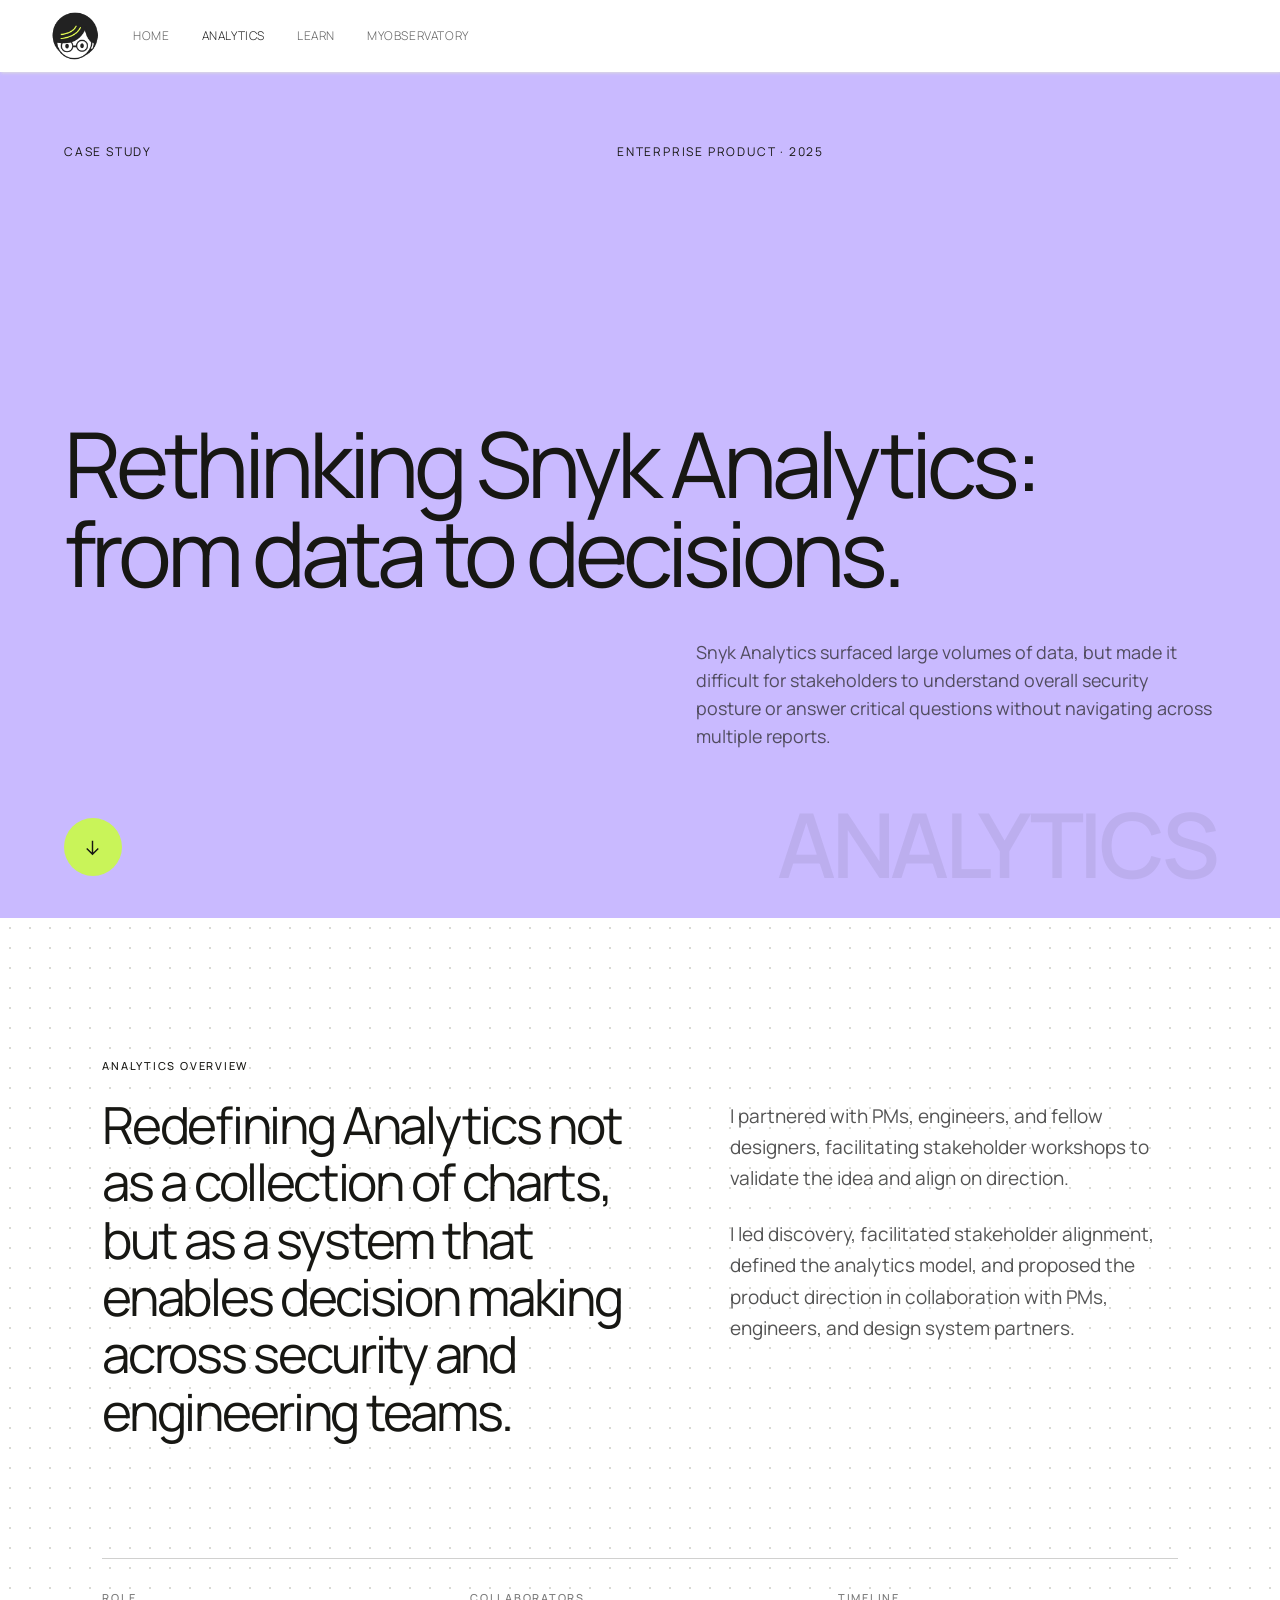
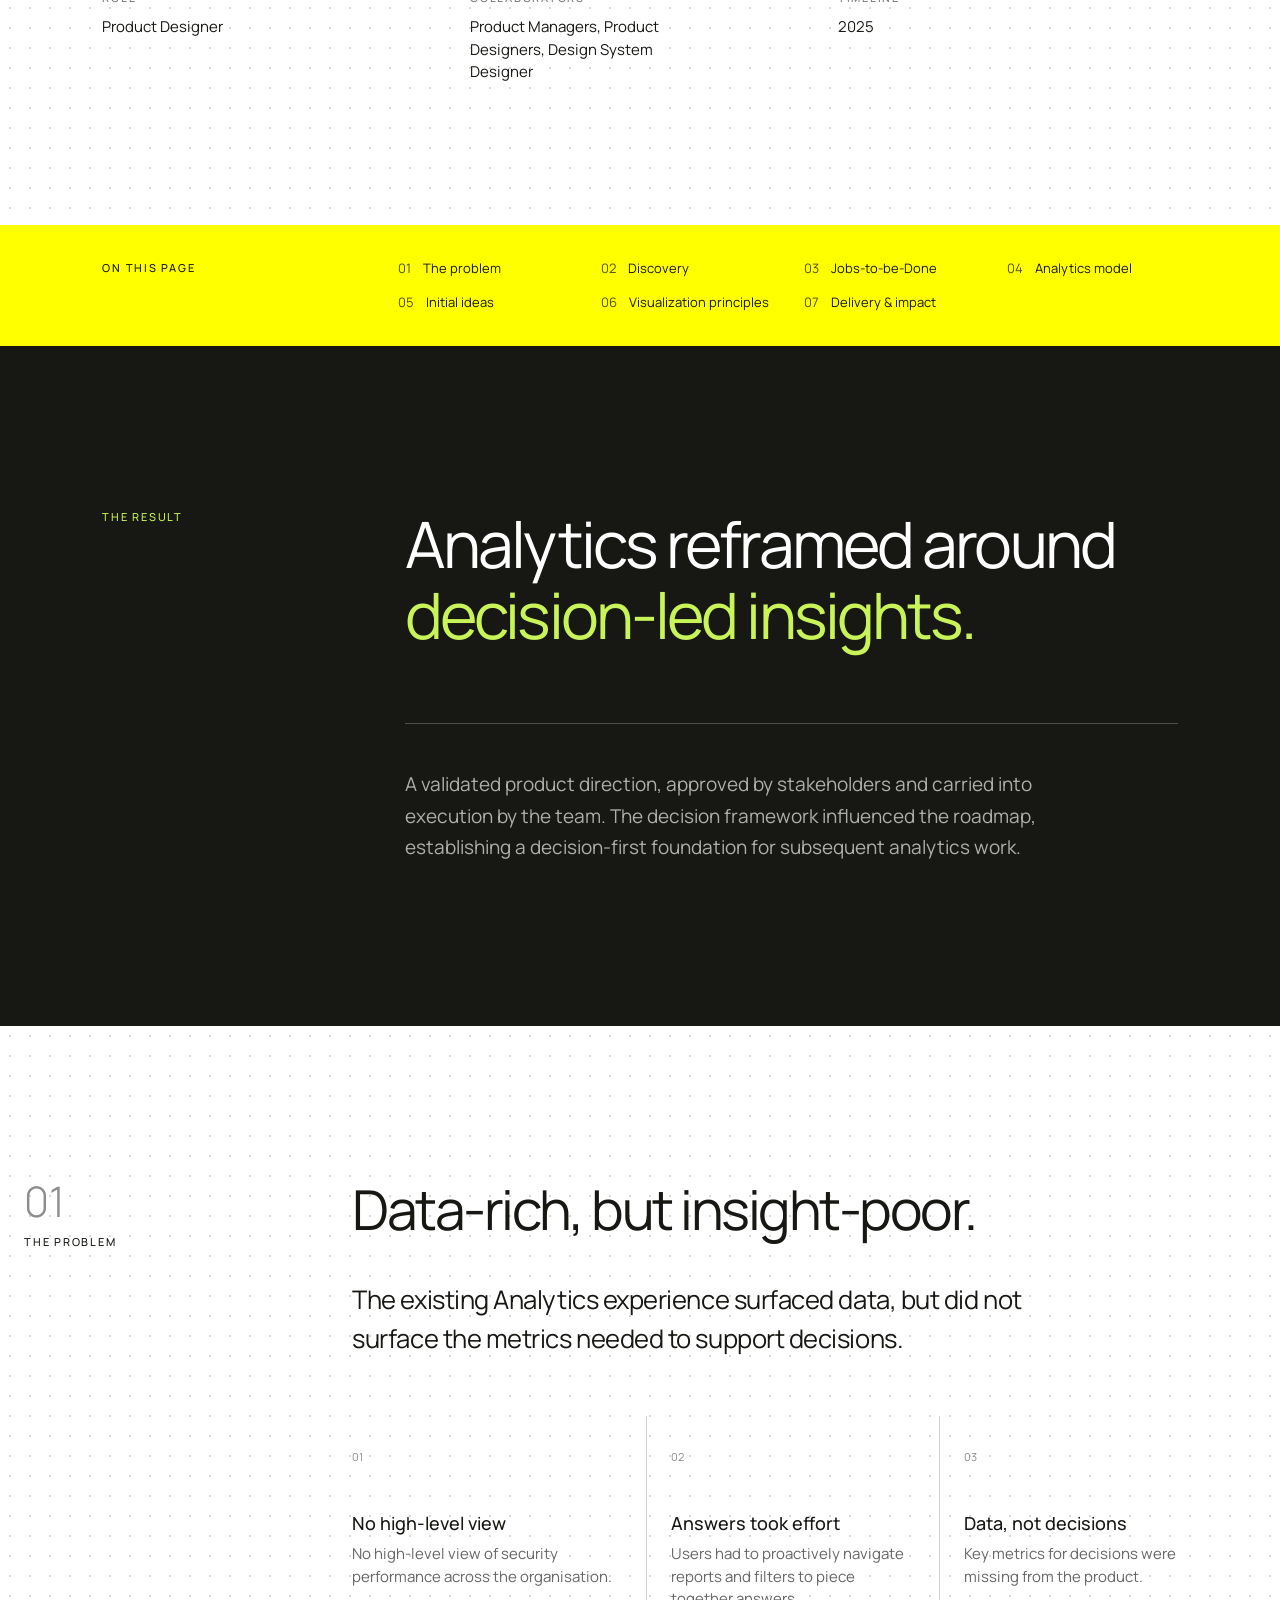
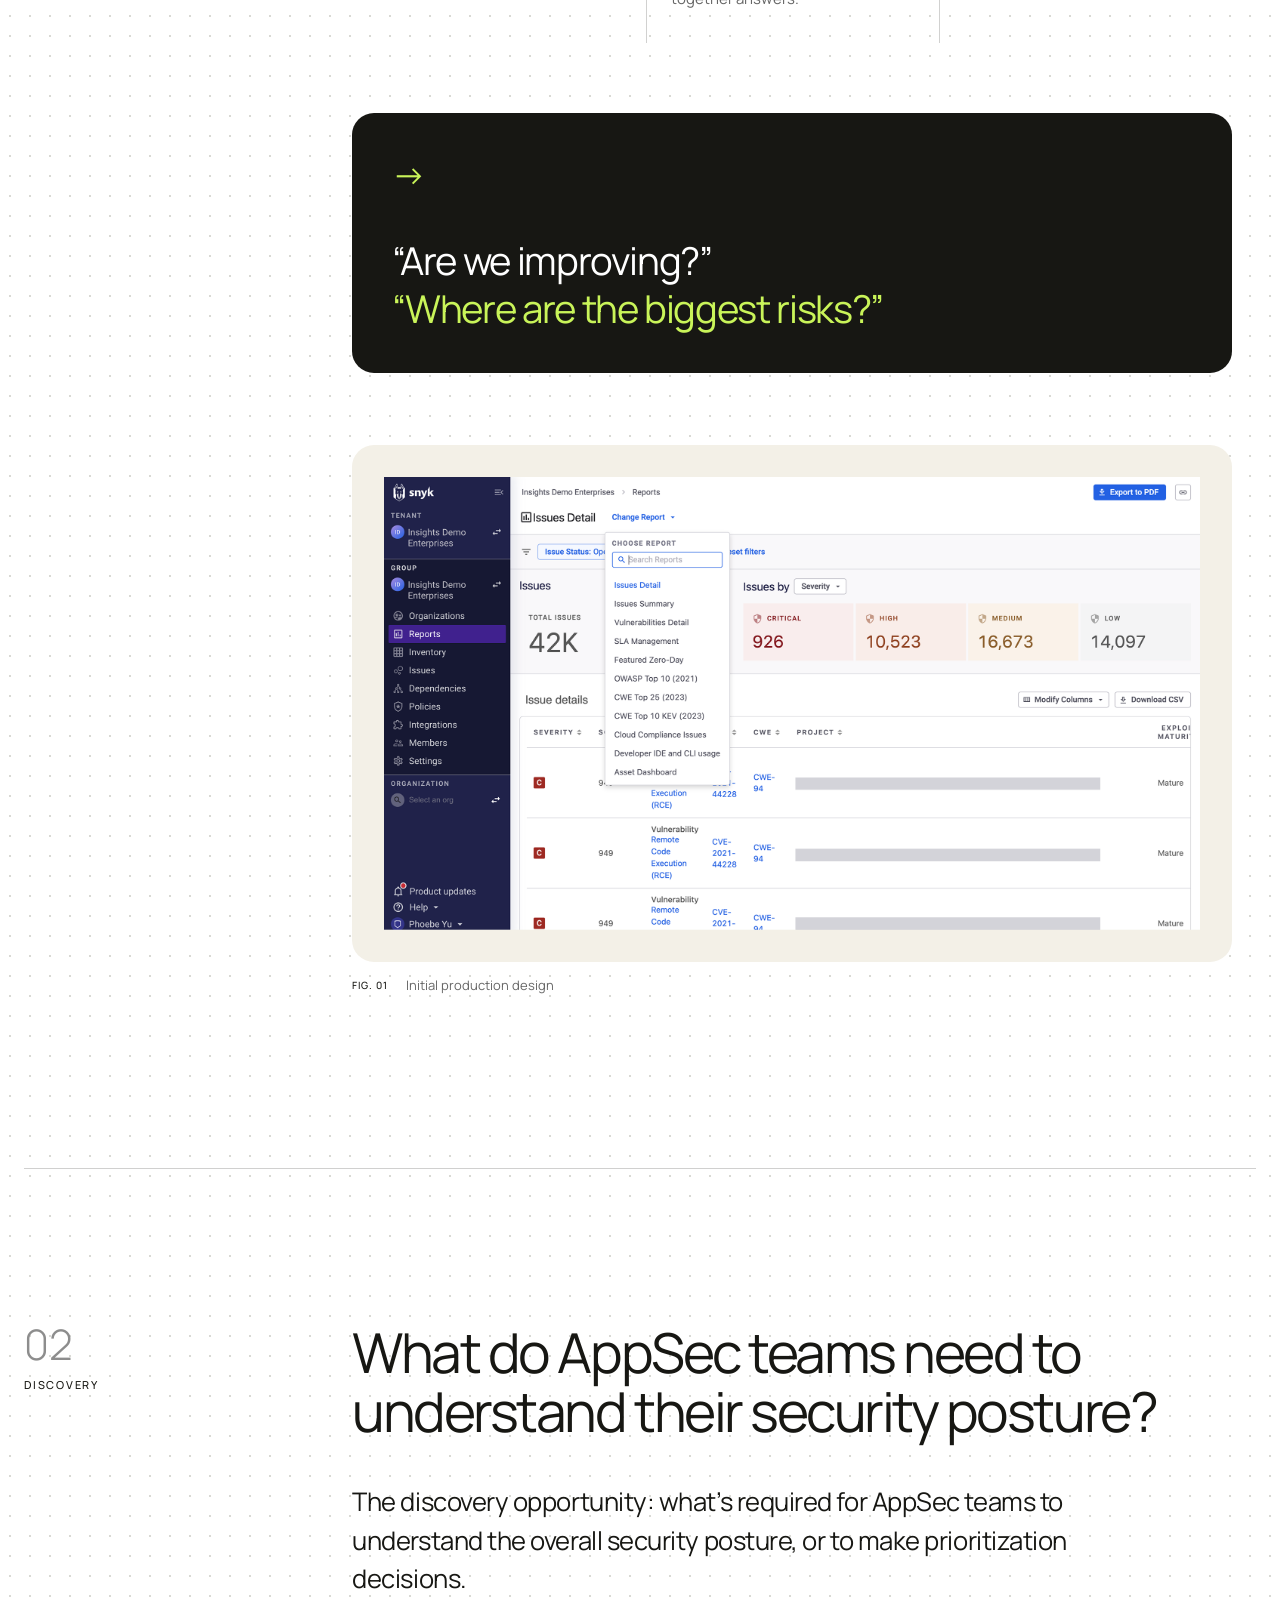
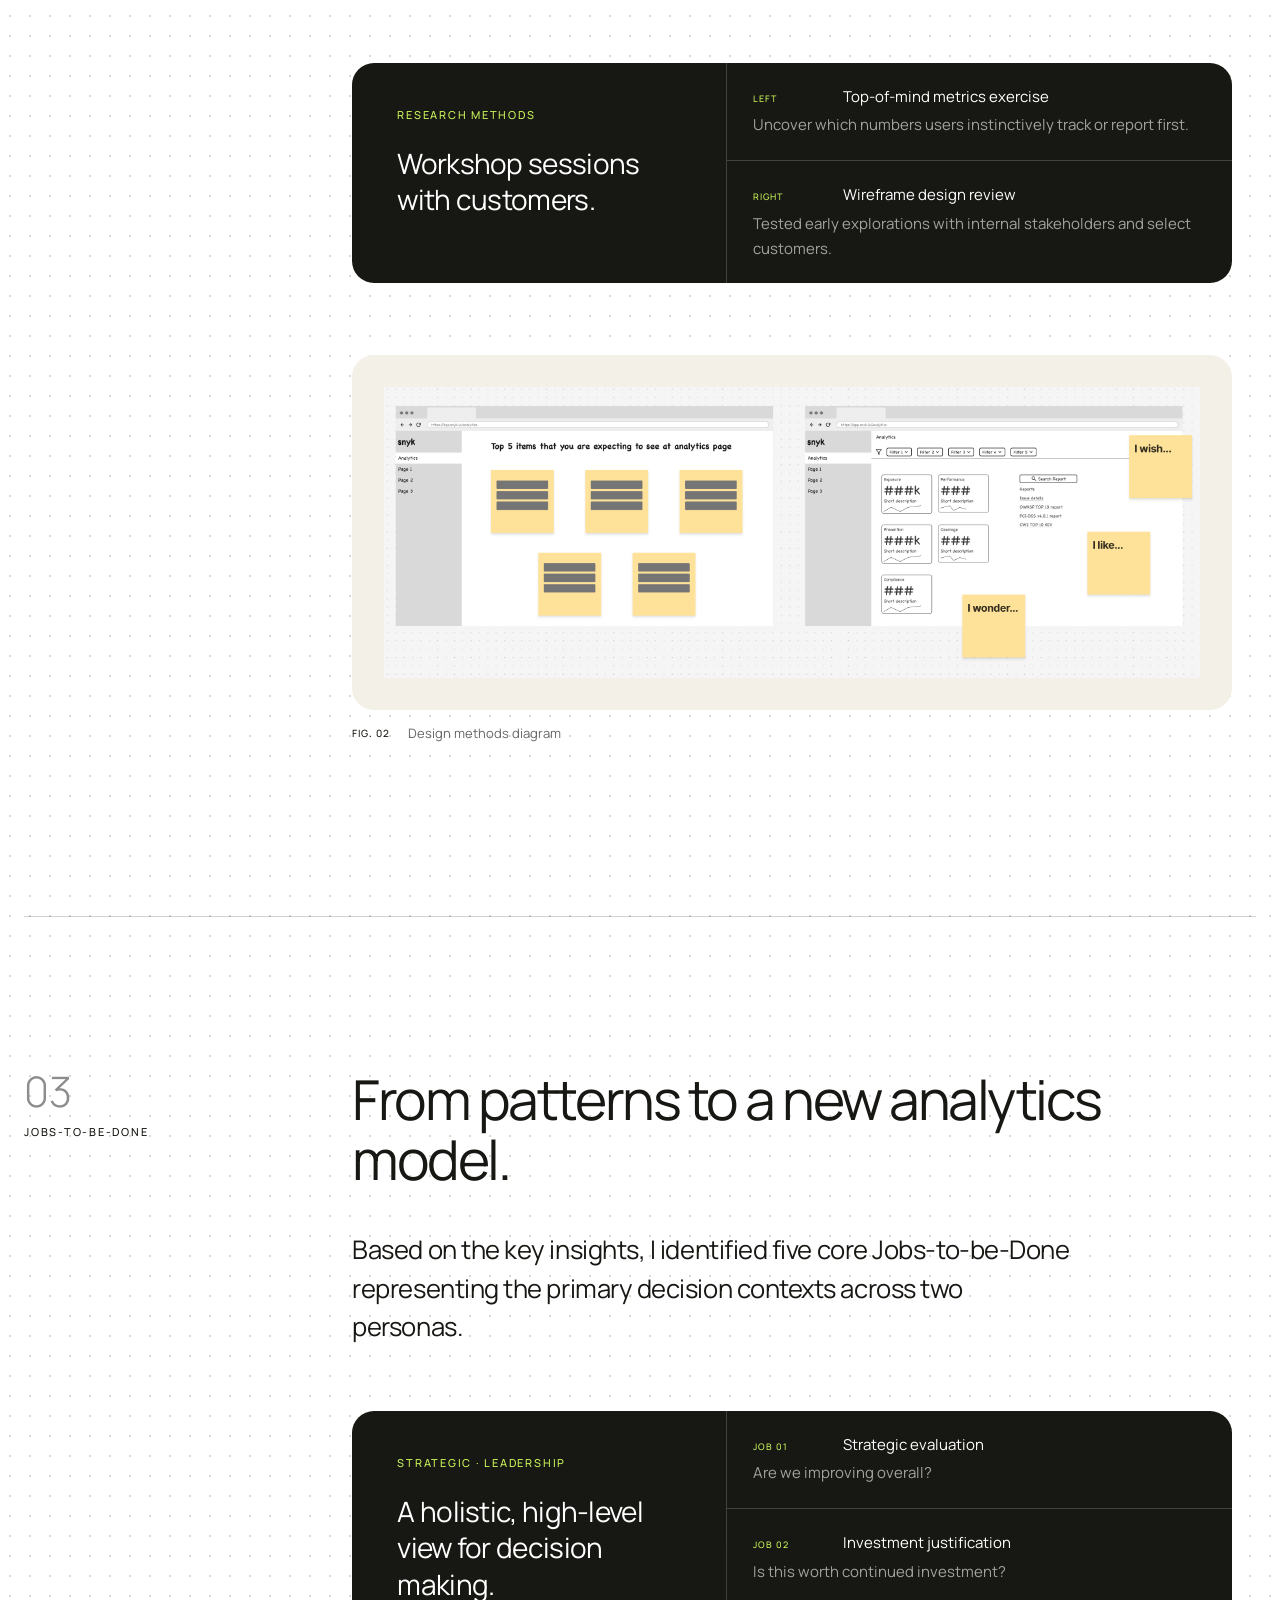
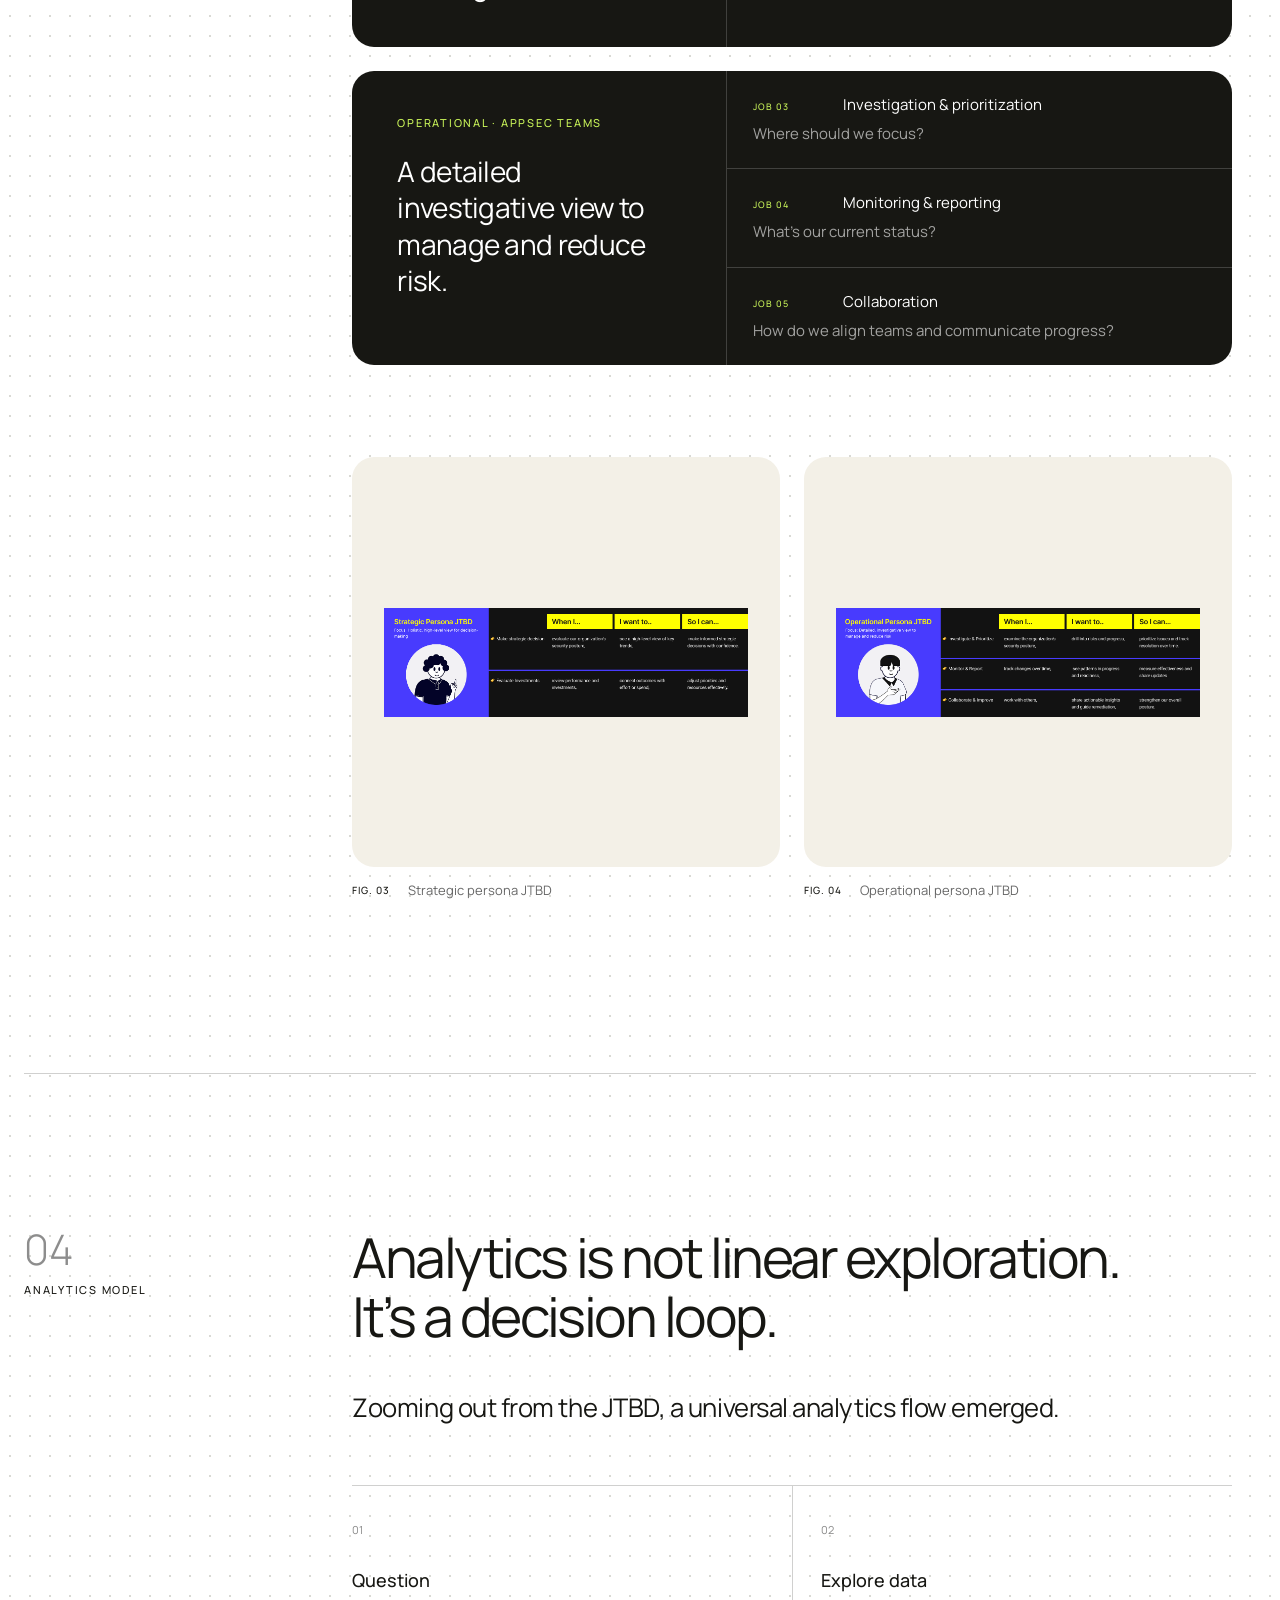
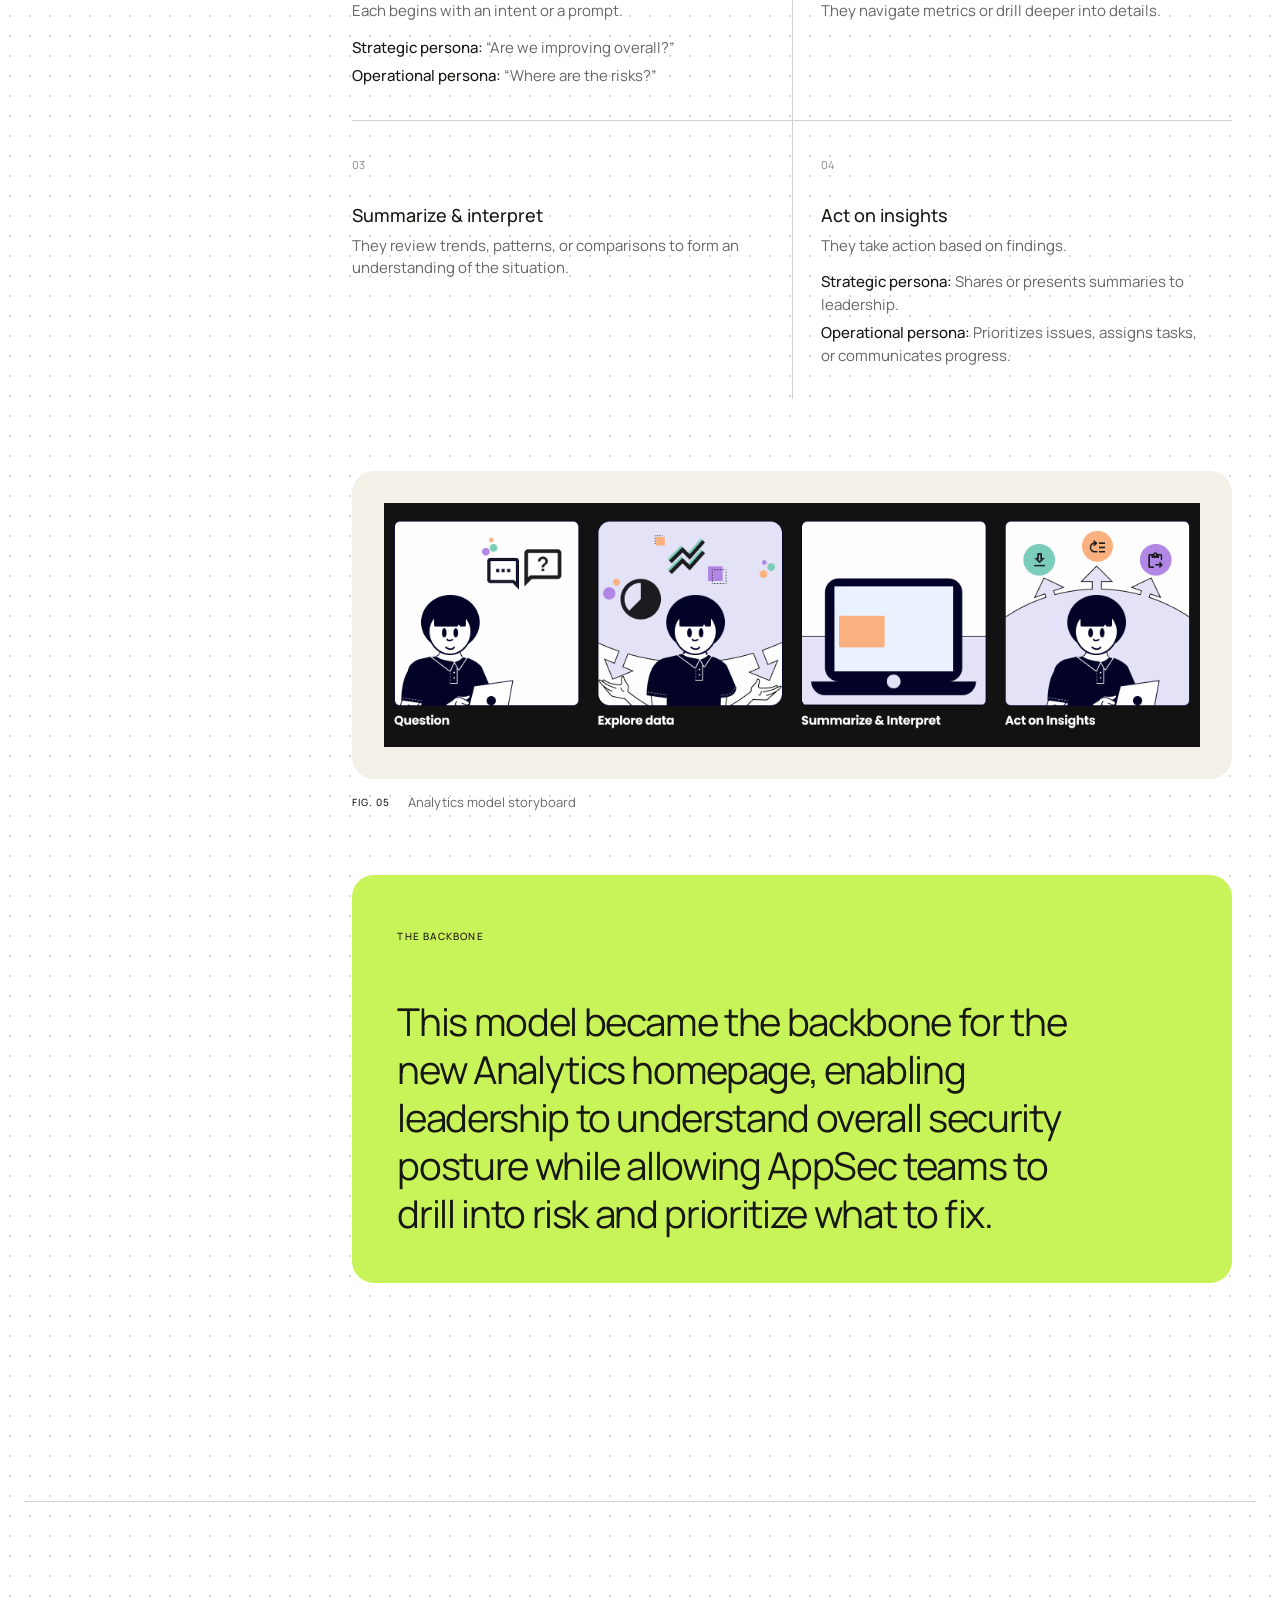
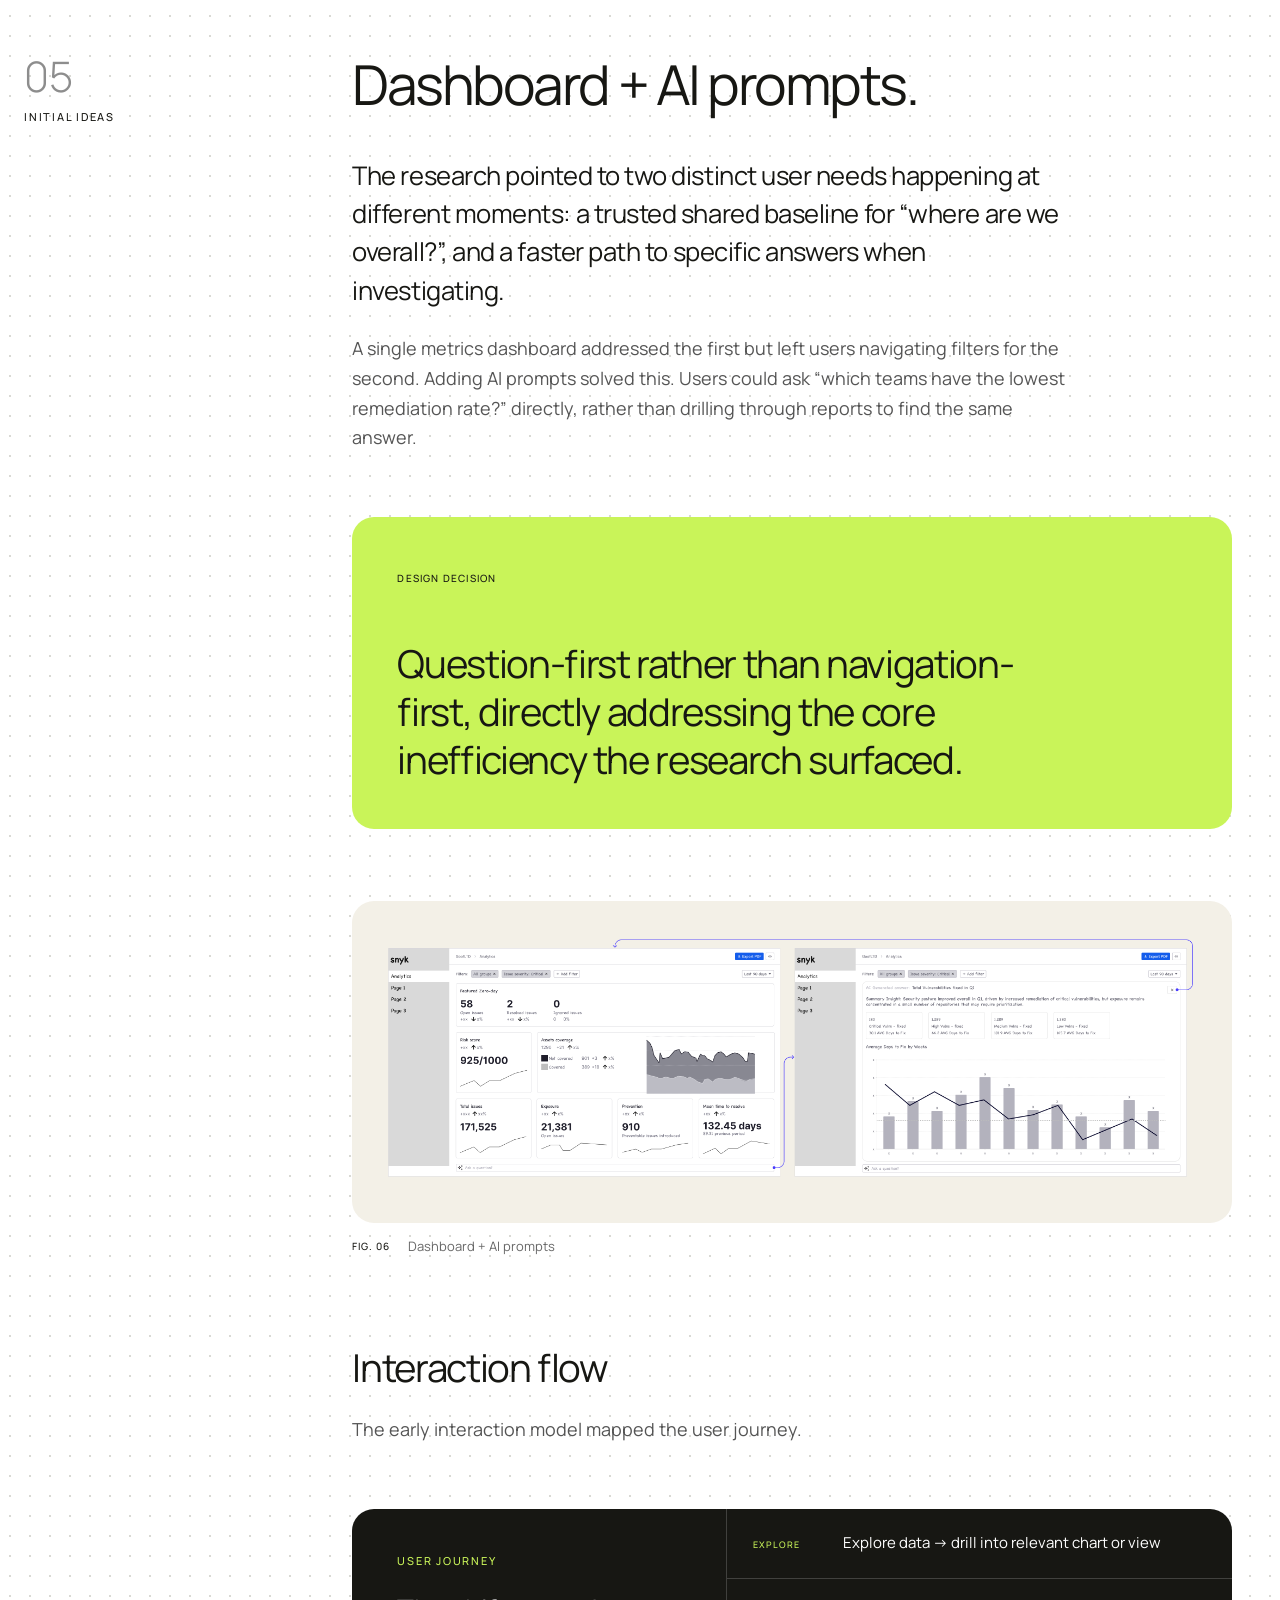
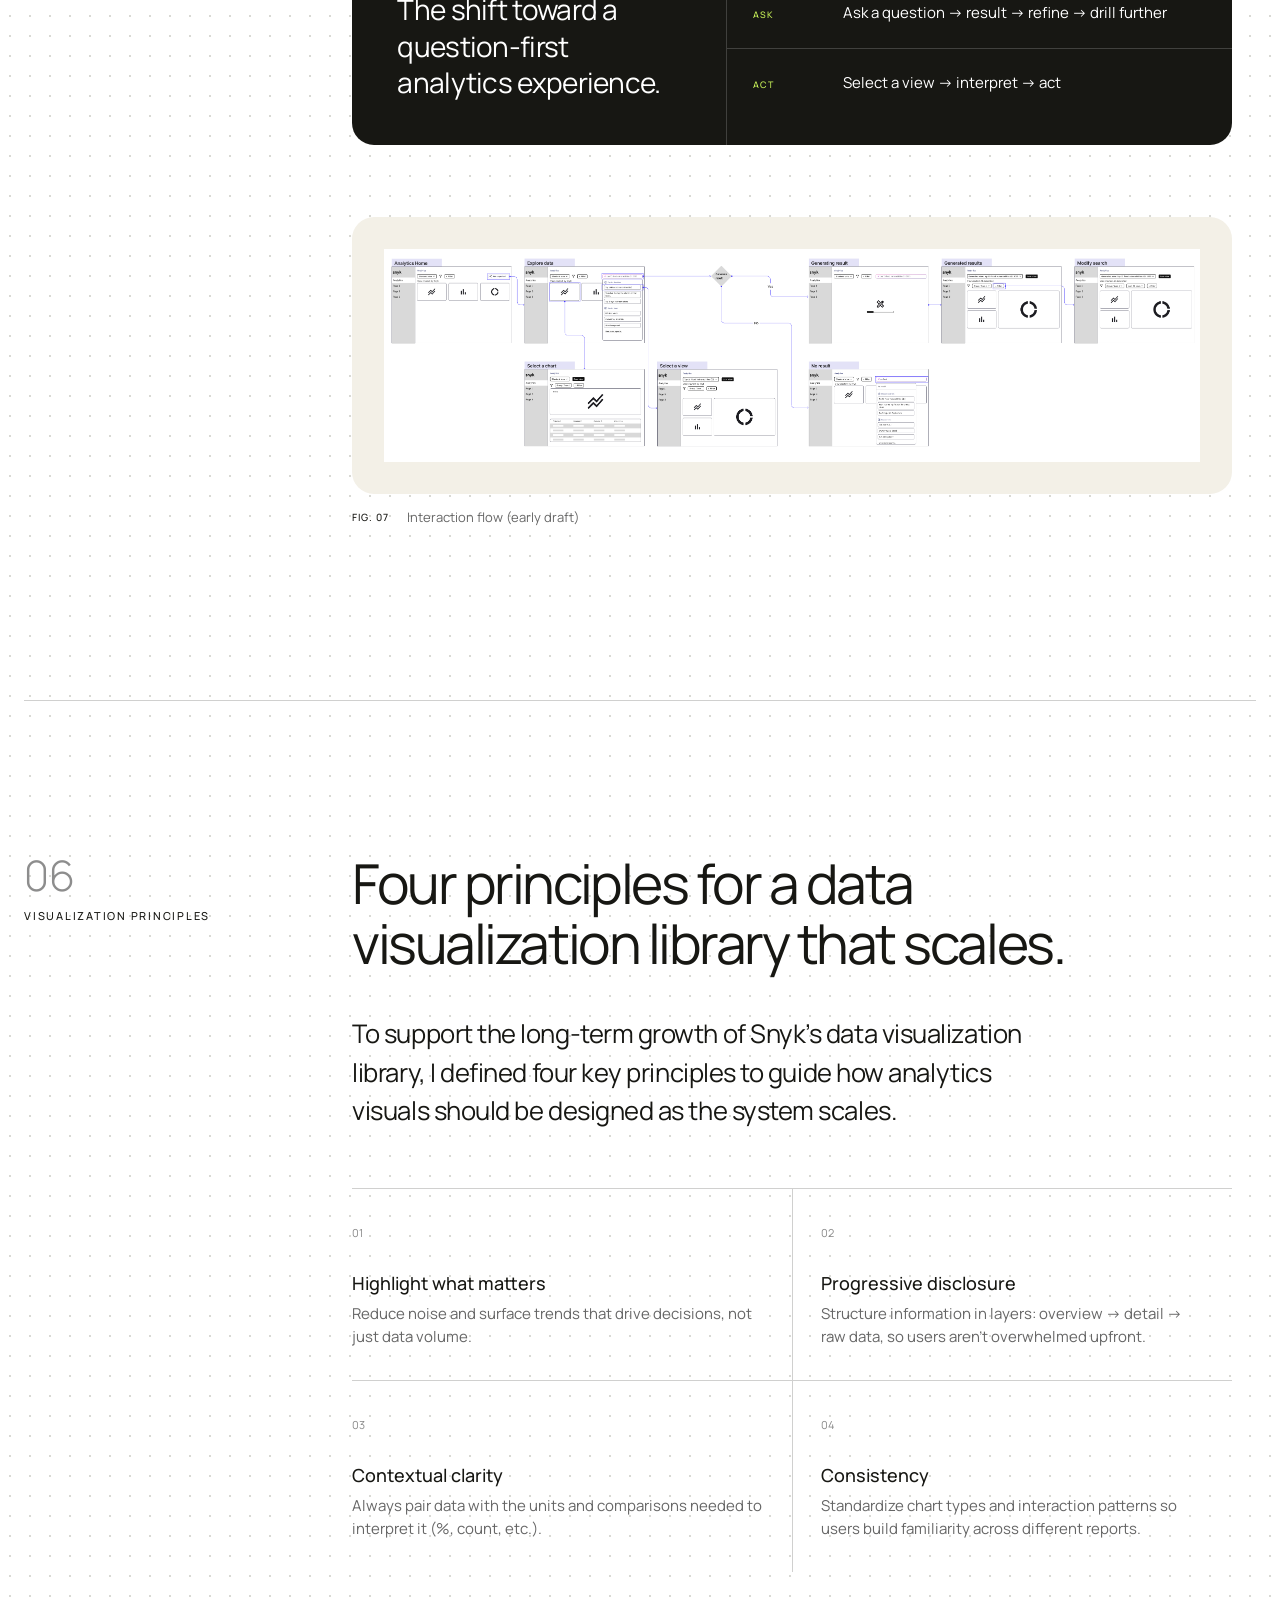
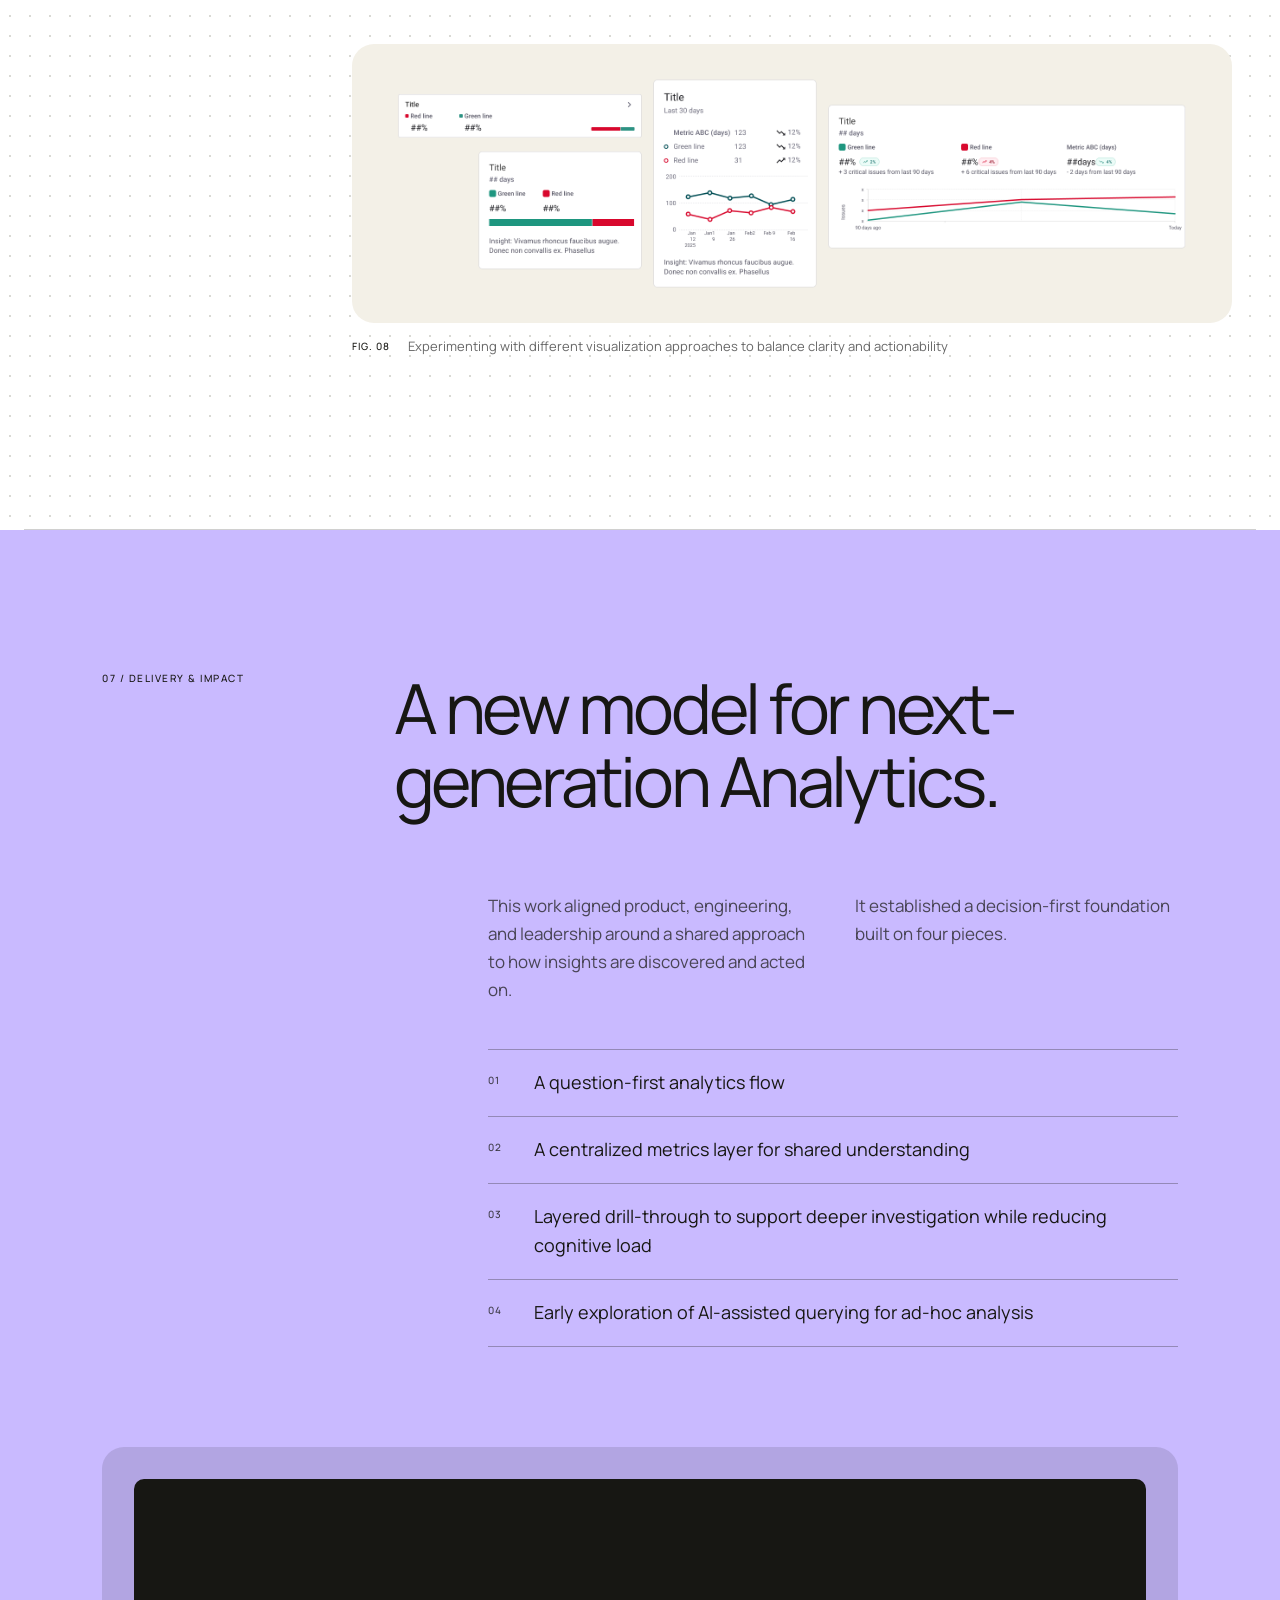
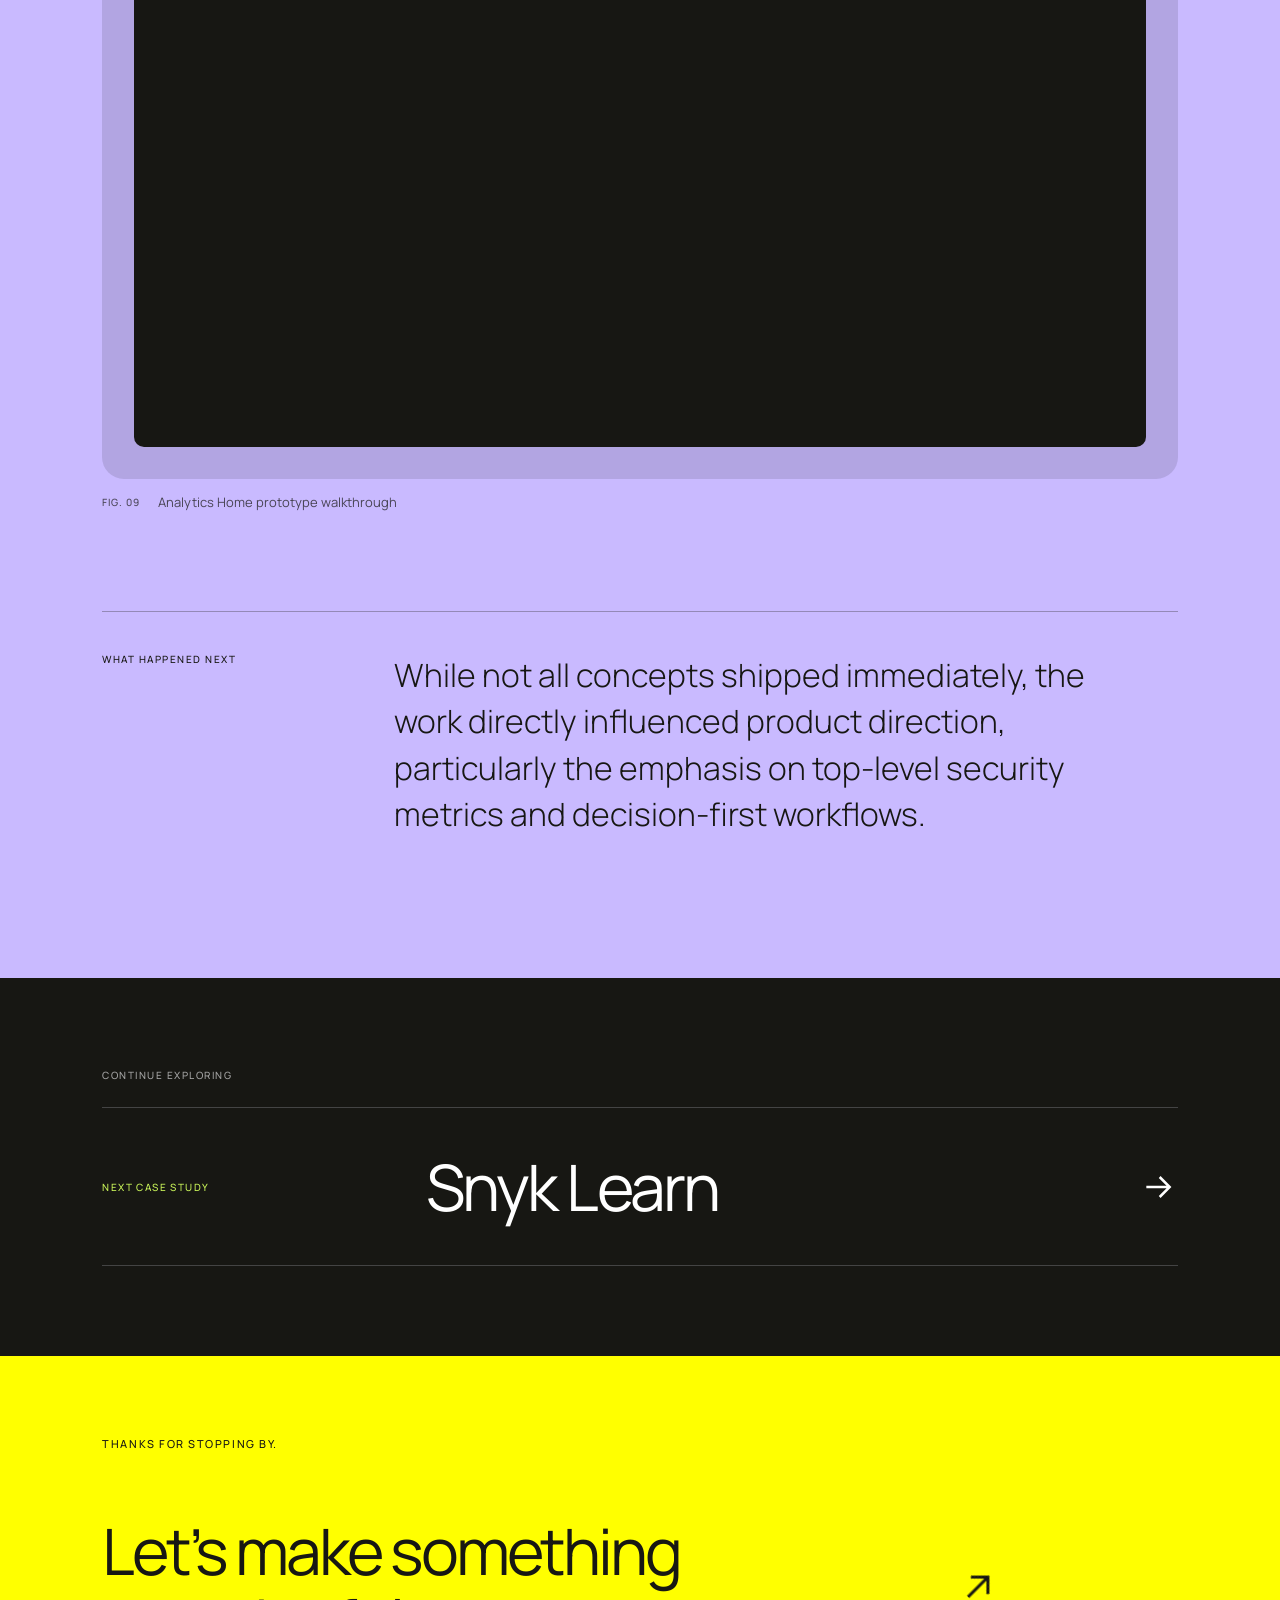
<file: snyk-analytics.html>
<!doctype html>
<html lang="en">
  <head>
    <meta charset="UTF-8" />
    <meta name="viewport" content="width=device-width, initial-scale=1.0" />
    <title>Snyk Analytics · Phoebe Yu</title>
    <meta
      name="description"
      content="Rethinking Snyk Analytics: from data to decisions. A product design case study by Phoebe Yu."
    />
    <link rel="icon" type="image/png" href="Homepage/src/assets/phoebe-avatar.png" />
    <link rel="preconnect" href="https://fonts.googleapis.com" />
    <link rel="preconnect" href="https://fonts.gstatic.com" crossorigin />
    <link
      href="https://fonts.googleapis.com/css2?family=Manrope:wght@300;400;500;600;700;800&display=swap"
      rel="stylesheet"
    />
    <style>
/* Reset (stands in for Tailwind Preflight used by the Figma Make template) */
*,
*::before,
*::after {
  box-sizing: border-box;
  margin: 0;
  padding: 0;
  border: 0 solid;
}

html {
  -webkit-text-size-adjust: 100%;
  scroll-behavior: smooth;
  background: #171713;
}

body {
  color: #171713;
  background: #f3f0e7;
  font-family: Manrope, sans-serif;
  font-size: 17px;
  line-height: 1.65;
  -webkit-font-smoothing: antialiased;
}

h1, h2, h3, h4, p, blockquote, figure, dl, dd {
  font-weight: inherit;
  font-size: inherit;
}

ul, ol {
  list-style: none;
}

a {
  color: inherit;
  text-decoration: none;
}

button {
  font: inherit;
  color: inherit;
  cursor: pointer;
}

img,
svg,
iframe {
  display: block;
  max-width: 100%;
}

::selection {
  color: #171713;
  background: #ff0;
}

:root {
  --ink: #171713;
  --cream: #f3f0e7;
  --yellow: #ff0;
  --lime: #c9f459;
  --lavender: #c9baff;
  --coral: #ff765f;
  --line: 2px solid var(--ink);
  --rule: color-mix(in srgb, var(--ink) 20%, transparent);
}

.site {
  min-width: 320px;
  overflow: clip;
}

.site-header {
  z-index: 90;
  position: sticky;
  top: 0;
  width: 100%;
  height: 72px;
  display: flex;
  align-items: center;
  justify-content: flex-start;
  padding: 0 clamp(22px, 4vw, 64px);
  color: #222;
  background: #fff;
  box-shadow: 1px 1px 3px #ddd;
}

.avatar-link,
.avatar-link img {
  display: block;
  width: 48px;
  height: 48px;
  border-radius: 50%;
}

.site-header nav {
  display: flex;
  align-items: center;
  gap: 0;
  margin-left: 18px;
}

.site-header nav a {
  opacity: 0.7;
  color: #222;
  letter-spacing: 0.6px;
  text-transform: uppercase;
  white-space: nowrap;
  padding: 15px 16px;
  font-size: 12px;
  font-weight: 300;
  transition:
    opacity 0.2s,
    transform 0.2s,
    color 0.2s;
}

.site-header nav a:hover {
  opacity: 1;
  color: #8f8f8f;
  transform: translateY(-2px);
}

.site-header nav a.active {
  opacity: 1;
  color: #222;
}

.menu-toggle {
  display: none;
}

.hero {
  position: relative;
  min-height: 94svh;
  color: var(--ink);
  background: var(--lavender);
  padding: 73px clamp(24px, 5vw, 76px) 42px;
  display: flex;
  flex-direction: column;
  justify-content: space-between;
}

.hero__eyebrow {
  display: flex;
  justify-content: space-between;
  max-width: 760px;
  font:
    400 12px/1.2 Manrope,
    sans-serif;
  letter-spacing: 0.15em;
  text-transform: uppercase;
  color: var(--ink);
}

.hero__title {
  z-index: 1;
  position: relative;
  margin-top: auto;
  margin-bottom: 7vh;
}

.hero h1 {
  max-width: 1160px;
  font:
    400 clamp(52px, 7.1vw, 112px) / 0.98 Manrope,
    sans-serif;
  letter-spacing: -0.055em;
}

.hero h1 em {
  color: var(--ink);
  font-style: normal;
}

.statement h2 em {
  color: var(--lime);
  font-style: normal;
}

.hero__title > p {
  width: min(520px, 100%);
  margin-top: 42px;
  margin-left: auto;
  color: color-mix(in srgb, var(--ink) 68%, transparent);
  font-size: clamp(17px, 1.4vw, 21px);
  line-height: 1.55;
}

.hero__footer {
  z-index: 1;
  display: flex;
  justify-content: space-between;
  align-items: end;
}

.round-link {
  width: 58px;
  height: 58px;
  display: grid;
  place-items: center;
  color: var(--ink);
  background: var(--lime);
  border-radius: 50%;
  transform: rotate(90deg);
  transition: transform 180ms ease;
}

.round-link:hover {
  transform: rotate(90deg) scale(1.08);
}

.arrow {
  width: 23px;
  fill: none;
  stroke: currentColor;
  stroke-width: 1.5;
}

.arrow.diagonal {
  transform: rotate(-45deg);
}

.hero__mark {
  color: color-mix(in srgb, var(--ink) 7%, transparent);
  font:
    600 clamp(42px, 7vw, 100px) / 0.7 Manrope,
    sans-serif;
  letter-spacing: -0.05em;
}

.reveal {
  animation: enter 700ms cubic-bezier(0.2, 0.7, 0.2, 1) both;
}

.reveal--delay {
  animation-delay: 120ms;
}

@keyframes enter {
  from {
    opacity: 0;
    transform: translateY(24px);
  }
}

.overview {
  display: grid;
  grid-template-columns: 1.1fr 0.9fr;
  gap: 80px;
  padding: clamp(80px, 11vw, 164px) clamp(24px, 8vw, 140px);
  background-color: #fff;
  background-image: radial-gradient(#d9d9d4 1.25px, transparent 1.25px);
  background-size: 20px 20px;
}

.kicker,
.overview dt {
  margin-bottom: 24px;
  font:
    500 11px/1.2 Manrope,
    sans-serif;
  text-transform: uppercase;
  letter-spacing: 0.16em;
}

.overview h2 {
  max-width: 720px;
  font:
    400 clamp(34px, 4vw, 62px) / 1.12 Manrope,
    sans-serif;
  letter-spacing: -0.045em;
}

.overview__copy {
  padding-top: 42px;
  color: #535353;
  font-size: 19px;
}

.overview__copy p + p {
  margin-top: 24px;
}

.meta {
  grid-column: 1 / -1;
  display: grid;
  grid-template-columns: repeat(4, 1fr);
  gap: 28px;
  margin-top: 38px;
  padding-top: 32px;
  border-top: 1px solid var(--rule);
}

.overview dt {
  margin-bottom: 12px;
  color: #777;
}

.overview dd {
  max-width: 230px;
  font:
    400 15px/1.5 Manrope,
    sans-serif;
}

.contents {
  position: relative;
  background: var(--yellow);
  padding: 35px clamp(24px, 8vw, 140px);
  display: flex;
  align-items: start;
  justify-content: space-between;
  gap: 50px;
}

.contents > span {
  flex: none;
  font:
    500 11px/1.5 Manrope,
    sans-serif;
  text-transform: uppercase;
  letter-spacing: 0.16em;
}

.contents > div {
  width: min(780px, 100%);
  display: grid;
  grid-template-columns: repeat(3, 1fr);
  gap: 18px 32px;
}

.contents a {
  display: flex;
  gap: 12px;
  font:
    400 13px/1.3 Manrope,
    sans-serif;
}

.contents a span {
  opacity: 0.45;
}

.statement {
  min-height: 680px;
  color: white;
  background: var(--ink);
  padding: clamp(80px, 10vw, 150px) clamp(24px, 8vw, 140px);
  display: grid;
  grid-template-columns: 1fr 3fr;
  align-content: center;
  gap: 45px;
}

.statement > p:first-child {
  color: var(--lime);
  font:
    500 11px/1.5 Manrope,
    sans-serif;
  text-transform: uppercase;
  letter-spacing: 0.16em;
}

.statement h2 {
  max-width: 1040px;
  font:
    400 clamp(38px, 5vw, 74px) / 1.1 Manrope,
    sans-serif;
  letter-spacing: -0.045em;
}

.statement__line {
  grid-column: 2;
  height: 1px;
  margin-top: 28px;
  background: rgba(255, 255, 255, 0.23);
}

.statement .statement__detail {
  grid-column: 2;
  max-width: 660px;
  color: rgba(255, 255, 255, 0.65);
  font-size: 19px;
}

.narrative {
  background-color: #fff;
  background-image: radial-gradient(#d9d9d4 1.25px, transparent 1.25px);
  background-size: 20px 20px;
}

.chapter {
  width: min(1240px, calc(100% - 48px));
  margin: 0 auto;
  padding: clamp(90px, 12vw, 170px) 0;
  display: grid;
  grid-template-columns: minmax(170px, 0.4fr) minmax(0, 1.6fr);
  gap: clamp(40px, 8vw, 120px);
  border-bottom: 1px solid var(--rule);
  scroll-margin-top: 30px;
}

.chapter__label {
  height: fit-content;
  position: sticky;
  top: 40px;
}

.chapter__label span {
  display: block;
  margin-bottom: 12px;
  color: #8d8d8d;
  font:
    300 42px/1 Manrope,
    sans-serif;
}

.chapter__label p {
  font:
    500 11px/1.4 Manrope,
    sans-serif;
  text-transform: uppercase;
  letter-spacing: 0.16em;
}

.chapter__body {
  max-width: 880px;
}

.chapter h2 {
  max-width: 820px;
  margin-bottom: 42px;
  font:
    400 clamp(36px, 4.3vw, 64px) / 1.08 Manrope,
    sans-serif;
  letter-spacing: -0.045em;
}

.chapter__body > p {
  max-width: 720px;
  color: #555;
  font-size: 18px;
}

.chapter__body > p + p {
  margin-top: 24px;
}

.chapter__body > .lead {
  color: var(--ink);
  font:
    400 clamp(21px, 2vw, 28px) / 1.5 Manrope,
    sans-serif;
  letter-spacing: -0.018em;
}

.problem-grid {
  margin: 58px 0;
  display: grid;
  grid-template-columns: repeat(3, 1fr);
  border-radius: 22px;
  overflow: hidden;
}

.problem-grid > div {
  padding: 25px 24px 32px 0;
}

.problem-grid > div + div {
  padding-left: 24px;
  border-left: 1px solid var(--rule);
}

.problem-grid span {
  color: #888;
  font:
    400 11px Manrope,
    sans-serif;
}

.problem-grid h3 {
  margin: 42px 0 8px;
  font:
    500 18px Manrope,
    sans-serif;
}

.problem-grid p {
  color: #666;
  font-size: 15px;
  line-height: 1.5;
}

blockquote {
  margin-top: 70px;
  padding: 40px;
  color: white;
  background: var(--ink);
  border-radius: 22px;
  overflow: hidden;
  font:
    400 clamp(28px, 3vw, 45px) / 1.25 Manrope,
    sans-serif;
  letter-spacing: -0.035em;
}

blockquote::before {
  content: "→";
  display: block;
  margin-bottom: 42px;
  color: var(--lime);
  font-size: 34px;
}

blockquote span {
  display: block;
  color: var(--lime);
}

.figure {
  margin: 72px 0 20px;
}

.figure > a {
  position: relative;
  display: block;
  padding: clamp(15px, 2.5vw, 34px);
  background: var(--cream);
  border-radius: 22px;
  overflow: hidden;
}

.figure img {
  width: 100%;
  height: auto;
  transition: transform 400ms cubic-bezier(0.2, 0.7, 0.2, 1);
}

.figure__open {
  position: absolute;
  right: 20px;
  bottom: 20px;
  display: flex;
  align-items: center;
  gap: 8px;
  padding: 10px 13px;
  color: white;
  background: var(--ink);
  font:
    400 10px Manrope,
    sans-serif;
  text-transform: uppercase;
  letter-spacing: 0.08em;
  opacity: 0;
  transform: translateY(5px);
  transition: 180ms ease;
}

.figure__open .arrow {
  width: 15px;
}

.figure a:hover img {
  transform: scale(1.012);
}

.figure a:hover .figure__open {
  opacity: 1;
  transform: translateY(0);
}

.figure figcaption {
  margin-top: 14px;
  display: flex;
  gap: 18px;
  color: #676767;
  font-size: 13px;
  line-height: 1.4;
}

.figure figcaption span {
  color: var(--ink);
  flex: none;
  font:
    500 10px/1.8 Manrope,
    sans-serif;
  text-transform: uppercase;
  letter-spacing: 0.1em;
}

.figure-pair {
  display: grid;
  grid-template-columns: 1fr 1fr;
  gap: 24px;
}

.figure-pair .figure {
  margin-top: 28px;
}

.figure-pair .figure > a {
  height: 410px;
  display: flex;
  align-items: center;
}

.decision {
  margin: 64px 0;
  display: grid;
  grid-template-columns: 0.85fr 1.15fr;
  color: white;
  background: var(--ink);
  border-radius: 22px;
  overflow: hidden;
}

.decision > div {
  padding: 45px;
}

.decision .kicker {
  color: var(--lime);
}

.decision h3 {
  font:
    400 28px/1.3 Manrope,
    sans-serif;
  letter-spacing: -0.025em;
}

.decision ul {
  border-left: 1px solid rgba(255, 255, 255, 0.18);
}

.decision li {
  padding: 22px 26px;
  font-size: 15px;
  border-bottom: 1px solid rgba(255, 255, 255, 0.18);
}

.decision li:last-child {
  border: 0;
}

.decision li span {
  display: inline-block;
  width: 78px;
  margin-right: 12px;
  color: var(--lime);
  font:
    500 9px Manrope,
    sans-serif;
  text-transform: uppercase;
  letter-spacing: 0.1em;
}

.decision li.muted {
  color: rgba(255, 255, 255, 0.45);
}

.decision li.muted span {
  color: rgba(255, 255, 255, 0.45);
}

.pullquote {
  margin: 64px 0;
  padding: 45px;
  background: var(--lime);
  border-radius: 22px;
  overflow: hidden;
}

.pullquote span {
  font:
    500 10px Manrope,
    sans-serif;
  text-transform: uppercase;
  letter-spacing: 0.12em;
}

.pullquote p {
  max-width: 680px;
  margin-top: 50px;
  font:
    400 clamp(25px, 3vw, 39px) / 1.25 Manrope,
    sans-serif;
  letter-spacing: -0.035em;
}

.chapter__body .subhead {
  max-width: 700px;
  margin: 90px 0 24px;
  font:
    400 clamp(27px, 3vw, 40px) / 1.2 Manrope,
    sans-serif;
  letter-spacing: -0.035em;
}

.impact {
  color: var(--ink);
  background: var(--lavender);
  padding: clamp(90px, 11vw, 160px) clamp(24px, 8vw, 140px);
  scroll-margin-top: 0;
}

.impact__heading {
  display: grid;
  grid-template-columns: 1fr 3fr;
  gap: 30px;
}

.impact__heading span,
.impact__next > span {
  font:
    500 10px/1.5 Manrope,
    sans-serif;
  text-transform: uppercase;
  letter-spacing: 0.15em;
}

.impact__heading h2 {
  max-width: 950px;
  font:
    400 clamp(40px, 5.4vw, 80px) / 1.06 Manrope,
    sans-serif;
  letter-spacing: -0.05em;
}

.impact__copy {
  width: min(690px, 75%);
  margin: 75px 0 0 auto;
  display: grid;
  grid-template-columns: 1fr 1fr;
  gap: 45px;
  color: color-mix(in srgb, var(--ink) 72%, transparent);
}

.figure--dark {
  margin-top: 100px;
}

.figure--dark > a {
  background: color-mix(in srgb, var(--ink) 12%, transparent);
}

.figure--dark figcaption,
.figure--dark figcaption span {
  color: color-mix(in srgb, var(--ink) 72%, transparent);
}

.impact__next {
  display: grid;
  grid-template-columns: 1fr 3fr;
  gap: 30px;
  margin-top: 100px;
  padding-top: 40px;
  border-top: 1px solid color-mix(in srgb, var(--ink) 30%, transparent);
}

.impact__next p {
  max-width: 760px;
  font:
    300 clamp(23px, 2.5vw, 34px) / 1.45 Manrope,
    sans-serif;
}

.next-project {
  padding: 90px clamp(24px, 8vw, 140px);
  color: white;
  background: var(--ink);
}

.next-project > p {
  color: #777;
  font:
    500 10px Manrope,
    sans-serif;
  text-transform: uppercase;
  letter-spacing: 0.15em;
}

.next-project a {
  margin-top: 25px;
  padding: 35px 0;
  display: grid;
  grid-template-columns: 1fr 2.2fr auto;
  align-items: center;
  border-top: 1px solid #444;
  border-bottom: 1px solid #444;
}

.next-project a span {
  color: var(--lime);
  font:
    500 10px Manrope,
    sans-serif;
  text-transform: uppercase;
  letter-spacing: 0.14em;
}

.next-project a strong {
  font:
    400 clamp(34px, 5vw, 70px) Manrope,
    sans-serif;
  letter-spacing: -0.045em;
}

.next-project a .arrow {
  width: 40px;
  transition: transform 180ms ease;
}

.next-project a:hover .arrow {
  transform: translateX(10px);
}

footer {
  min-height: 420px;
  padding: 80px clamp(24px, 8vw, 140px) 40px;
  display: flex;
  flex-direction: column;
  align-items: start;
  color: var(--ink);
  background: var(--yellow);
}

footer > p {
  font:
    500 11px Manrope,
    sans-serif;
  text-transform: uppercase;
  letter-spacing: 0.14em;
}

footer > a {
  max-width: 900px;
  margin: auto 0;
  display: flex;
  align-items: center;
  gap: 20px;
  font:
    400 clamp(35px, 5vw, 75px) / 1.1 Manrope,
    sans-serif;
  letter-spacing: -0.05em;
}

footer > a .arrow {
  flex: none;
  width: 48px;
}

footer > span {
  align-self: end;
  font:
    400 10px Manrope,
    sans-serif;
  text-transform: uppercase;
  letter-spacing: 0.13em;
}

@media (max-width: 900px) {
  .overview,
  .statement,
  .impact__heading,
  .impact__next {
    grid-template-columns: 1fr;
  }

  .meta {
    grid-template-columns: 1fr 1fr;
  }

  .statement__line,
  .statement .statement__detail {
    grid-column: 1;
  }

  .statement {
    align-content: start;
  }

  .impact__copy {
    width: 100%;
  }
}

@media (max-width: 680px) {
  body {
    font-size: 16px;
  }

  .site-header {
    height: 68px;
    padding: 0 18px;
  }

  .avatar-link,
  .avatar-link img {
    width: 42px;
    height: 42px;
  }

  .menu-toggle {
    z-index: 2;
    position: relative;
    width: 42px;
    height: 42px;
    margin-left: auto;
    display: grid;
    place-content: center;
    gap: 6px;
    background: transparent;
    border: 0;
  }

  .menu-toggle span {
    width: 24px;
    height: 2px;
    background: var(--ink);
    transition: transform 0.22s;
  }

  .menu-toggle.is-open span:first-child {
    transform: translateY(4px) rotate(45deg);
  }

  .menu-toggle.is-open span:last-child {
    transform: translateY(-4px) rotate(-45deg);
  }

  .site-header nav {
    opacity: 0;
    pointer-events: none;
    position: fixed;
    inset: 68px 0 auto;
    display: flex;
    flex-direction: column;
    align-items: stretch;
    margin-left: 0;
    padding: 14px 18px 20px;
    background: #fff;
    border-top: 1px solid #ddd;
    box-shadow: 0 8px 18px #00000014;
    transform: translateY(-130%);
    transition:
      transform 0.26s,
      opacity 0.22s;
  }

  .site-header nav.is-open {
    opacity: 1;
    pointer-events: auto;
    transform: translateY(0);
  }

  .site-header nav a {
    display: block;
    padding: 14px 0;
    text-align: left;
    font-size: 17px;
  }

  .hero {
    min-height: 820px;
    padding-top: 48px;
  }

  .hero__eyebrow {
    flex-direction: column;
    gap: 8px;
  }

  .hero h1 br {
    display: none;
  }

  .hero__title > p {
    margin: 34px 0 0;
  }

  .hero__mark {
    display: none;
  }

  .overview {
    grid-template-columns: 1fr;
    gap: 10px;
  }

  .overview__copy {
    padding-top: 45px;
  }

  .meta {
    margin-top: 55px;
    grid-template-columns: 1fr;
  }

  .meta div {
    padding-bottom: 20px;
    border-bottom: 1px solid var(--rule);
  }

  .contents {
    display: block;
  }

  .contents > div {
    margin-top: 25px;
    grid-template-columns: 1fr 1fr;
  }

  .statement {
    min-height: 650px;
  }

  .chapter {
    width: calc(100% - 40px);
    grid-template-columns: 1fr;
    gap: 35px;
  }

  .chapter__label {
    position: static;
    display: flex;
    align-items: baseline;
    gap: 15px;
  }

  .chapter__label span {
    margin: 0;
    font-size: 28px;
  }

  .problem-grid,
  .figure-pair,
  .decision,
  .impact__copy {
    grid-template-columns: 1fr;
  }

  .problem-grid > div + div {
    padding-left: 0;
    border-top: 1px solid var(--rule);
    border-left: 0;
  }

  .problem-grid h3 {
    margin-top: 20px;
  }

  blockquote,
  .pullquote {
    padding: 28px;
  }

  .figure {
    margin-top: 50px;
  }

  .figure-pair .figure {
    margin-top: 35px;
  }

  .figure-pair .figure > a {
    height: auto;
  }

  .figure__open {
    display: none;
  }

  .decision > div {
    padding: 32px 25px;
  }

  .decision ul {
    border-top: 1px solid rgba(255, 255, 255, 0.18);
    border-left: 0;
  }

  .decision li span {
    display: block;
    margin-bottom: 8px;
  }

  .impact__copy {
    margin-top: 45px;
  }

  .next-project a {
    grid-template-columns: 1fr auto;
  }

  .next-project a span {
    grid-column: 1 / -1;
    margin-bottom: 18px;
  }

  footer {
    min-height: 470px;
  }

  footer > a {
    align-items: end;
  }
}

@media (prefers-reduced-motion: reduce) {
  html {
    scroll-behavior: auto;
  }

  *,
  *::before,
  *::after {
    animation-duration: 0.01ms !important;
    animation-iteration-count: 1 !important;
    transition-duration: 0.01ms !important;
  }
}

/* ---- Additions for the Snyk Analytics case study ---- */

.meta--three {
  grid-template-columns: repeat(3, 1fr);
}

.contents > div {
  grid-template-columns: repeat(4, 1fr);
}

.problem-grid--two {
  grid-template-columns: repeat(2, 1fr);
  border-radius: 0;
}

.problem-grid--two > div {
  padding: 28px 28px 32px 0;
  border-top: 1px solid var(--rule);
}

.problem-grid--two > div + div {
  padding-left: 0;
  border-left: 0;
}

.problem-grid--two > div:nth-child(even) {
  padding-left: 28px;
  border-left: 1px solid var(--rule);
}

.problem-grid--two h3 {
  margin-top: 26px;
}

.problem-grid ul {
  margin-top: 14px;
  color: #666;
  font-size: 15px;
  line-height: 1.5;
}

.problem-grid ul li + li {
  margin-top: 6px;
}

.problem-grid ul li strong {
  color: var(--ink);
  font-weight: 500;
}

.decision + .decision {
  margin-top: -40px;
}

.decision li em {
  display: block;
  margin-top: 4px;
  color: rgba(255, 255, 255, 0.6);
  font-style: normal;
}

.impact__list {
  width: min(690px, 75%);
  margin: 45px 0 0 auto;
  border-top: 1px solid color-mix(in srgb, var(--ink) 30%, transparent);
}

.impact__list li {
  display: flex;
  gap: 18px;
  padding: 18px 0;
  border-bottom: 1px solid color-mix(in srgb, var(--ink) 30%, transparent);
  font-size: 18px;
}

.impact__list li span {
  flex: none;
  width: 28px;
  font:
    500 10px/2.4 Manrope,
    sans-serif;
  letter-spacing: 0.1em;
  color: color-mix(in srgb, var(--ink) 60%, transparent);
}

.figure--video .video {
  position: relative;
  padding: clamp(15px, 2.5vw, 34px);
  background: color-mix(in srgb, var(--ink) 12%, transparent);
  border-radius: 22px;
  overflow: hidden;
}

.figure--video .video > div {
  position: relative;
  padding-top: 56.17%;
  border-radius: 10px;
  overflow: hidden;
  background: var(--ink);
}

.figure--video iframe {
  position: absolute;
  inset: 0;
  width: 100%;
  height: 100%;
}

@media (max-width: 900px) {
  .contents > div {
    grid-template-columns: repeat(3, 1fr);
  }

  .impact__list {
    width: 100%;
  }
}

@media (max-width: 680px) {
  .meta--three,
  .problem-grid--two {
    grid-template-columns: 1fr;
  }

  .problem-grid--two > div:nth-child(even) {
    padding-left: 0;
    border-left: 0;
  }

  .contents > div {
    grid-template-columns: 1fr 1fr;
  }

  .decision + .decision {
    margin-top: -40px;
  }
}

/* ---- Added for the shared site ---- */
.chapter__body .list { margin: 24px 0 0; padding: 0; list-style: none; }
.chapter__body .list li { position: relative; padding: 12px 0 12px 28px; border-top: 1px solid color-mix(in srgb, var(--ink) 12%, transparent); line-height: 1.6; }
.chapter__body .list li:last-child { border-bottom: 1px solid color-mix(in srgb, var(--ink) 12%, transparent); }
.chapter__body .list li::before { content: ""; position: absolute; left: 4px; top: 22px; width: 8px; height: 8px; border-radius: 50%; background: currentColor; opacity: .45; }
.chapter__body .list strong { display: block; font-weight: 700; }
.figure--banner { margin-top: 0; }
.video-placeholder { position: absolute; inset: 0; display: grid; place-items: center; text-align: center; color: color-mix(in srgb, white 70%, transparent); font: 500 15px/1.5 Manrope, sans-serif; padding: 24px; }
.video-placeholder strong { display: block; font-size: 18px; color: white; margin-bottom: 4px; }

/* Accessibility contrast fixes */
.contents a span { opacity: 0.75; }
.impact__list li span { color: color-mix(in srgb, var(--ink) 80%, transparent); }
.next-project > p { color: #a3a3a3; }
    </style>
  </head>
  <body>
    <div class="site">
      <header class="site-header">
        <a href="index.html#top" class="avatar-link" aria-label="Phoebe Yu, home">
          <img src="Homepage/src/assets/phoebe-avatar.png" alt="" />
        </a>
        <button class="menu-toggle" type="button" aria-expanded="false" aria-controls="main-menu" aria-label="Open menu">
          <span></span>
          <span></span>
        </button>
        <nav id="main-menu" aria-label="Main navigation">
          <a href="index.html#top">Home</a>
          <a class="active" href="snyk-analytics.html">Analytics</a>
          <a href="snyk-learn.html">Learn</a>
          <a href="myobservatory.html">MyObservatory</a>
        </nav>
      </header>

      <main id="top">
        <section class="hero">
          <div class="hero__eyebrow reveal">
            <span>Case study</span>
            <span>Enterprise product · 2025</span>
          </div>
          <div class="hero__title reveal reveal--delay">
            <h1>
              Rethinking Snyk Analytics:
              <br />
              <em>from data to decisions.</em>
            </h1>
            <p>
              Snyk Analytics surfaced large volumes of data, but made it difficult for stakeholders
              to understand overall security posture or answer critical questions without navigating
              across multiple reports.
            </p>
          </div>
          <div class="hero__footer">
            <a href="#overview" class="round-link" aria-label="Scroll to project overview">
              <svg aria-hidden="true" viewBox="0 0 24 24" class="arrow"><path d="M5 12h14M13 6l6 6-6 6" /></svg>
            </a>
            <div class="hero__mark" aria-hidden="true">ANALYTICS</div>
          </div>
        </section>

        <section class="overview" id="overview">
          <div class="overview__intro">
            <p class="kicker">Analytics overview</p>
            <h2>
              Redefining Analytics not as a collection of charts, but as a system that enables
              decision making across security and engineering teams.
            </h2>
          </div>
          <div class="overview__copy">
            <p>
              I partnered with PMs, engineers, and fellow designers, facilitating stakeholder
              workshops to validate the idea and align on direction.
            </p>
            <p>
              I led discovery, facilitated stakeholder alignment, defined the analytics model, and
              proposed the product direction in collaboration with PMs, engineers, and design system
              partners.
            </p>
          </div>
          <dl class="meta meta--three">
            <div>
              <dt>Role</dt>
              <dd>Product Designer</dd>
            </div>
            <div>
              <dt>Collaborators</dt>
              <dd>Product Managers, Product Designers, Design System Designer</dd>
            </div>
            <div>
              <dt>Timeline</dt>
              <dd>2025</dd>
            </div>
          </dl>
        </section>

        <aside class="contents" aria-label="On this page">
          <span>On this page</span>
          <div>
            <a href="#problem"><span>01</span>The problem</a>
            <a href="#discovery"><span>02</span>Discovery</a>
            <a href="#jtbd"><span>03</span>Jobs-to-be-Done</a>
            <a href="#model"><span>04</span>Analytics model</a>
            <a href="#ideas"><span>05</span>Initial ideas</a>
            <a href="#principles"><span>06</span>Visualization principles</a>
            <a href="#impact"><span>07</span>Delivery &amp; impact</a>
          </div>
        </aside>

        <section class="statement">
          <p>The result</p>
          <h2>
            Analytics reframed around <em>decision-led insights.</em>
          </h2>
          <div class="statement__line"></div>
          <p class="statement__detail">
            A validated product direction, approved by stakeholders and carried into execution by
            the team. The decision framework influenced the roadmap, establishing a decision-first
            foundation for subsequent analytics work.
          </p>
        </section>

        <div class="narrative">
          <!-- 01 Problem -->
          <section class="chapter" id="problem">
            <div class="chapter__label">
              <span>01</span>
              <p>The problem</p>
            </div>
            <div class="chapter__body">
              <h2>Data-rich, but insight-poor.</h2>
              <p class="lead">
                The existing Analytics experience surfaced data, but did not surface the metrics
                needed to support decisions.
              </p>
              <div class="problem-grid">
                <div>
                  <span>01</span>
                  <h3>No high-level view</h3>
                  <p>No high-level view of security performance across the organisation.</p>
                </div>
                <div>
                  <span>02</span>
                  <h3>Answers took effort</h3>
                  <p>Users had to proactively navigate reports and filters to piece together answers.</p>
                </div>
                <div>
                  <span>03</span>
                  <h3>Data, not decisions</h3>
                  <p>Key metrics for decisions were missing from the product.</p>
                </div>
              </div>
              <blockquote>
                “Are we improving?”
                <span>“Where are the biggest risks?”</span>
              </blockquote>
              <figure class="figure figure--light">
                <a href="AnalyticsImage/Initial%20production%20design.png" target="_blank" rel="noreferrer" aria-label="Open figure 1 at full size">
                  <img src="AnalyticsImage/Initial%20production%20design.png" alt="The initial production design of Snyk Analytics" loading="lazy" />
                  <span class="figure__open">View full size <svg aria-hidden="true" viewBox="0 0 24 24" class="arrow diagonal"><path d="M5 12h14M13 6l6 6-6 6" /></svg></span>
                </a>
                <figcaption><span>Fig. 01</span>Initial production design</figcaption>
              </figure>
            </div>
          </section>

          <!-- 02 Discovery -->
          <section class="chapter" id="discovery">
            <div class="chapter__label">
              <span>02</span>
              <p>Discovery</p>
            </div>
            <div class="chapter__body">
              <h2>What do AppSec teams need to understand their security posture?</h2>
              <p class="lead">
                The discovery opportunity: what’s required for AppSec teams to understand the overall
                security posture, or to make prioritization decisions.
              </p>
              <div class="decision">
                <div>
                  <p class="kicker">Research methods</p>
                  <h3>Workshop sessions with customers.</h3>
                </div>
                <ul>
                  <li>
                    <span>Left</span>Top-of-mind metrics exercise
                    <em>Uncover which numbers users instinctively track or report first.</em>
                  </li>
                  <li>
                    <span>Right</span>Wireframe design review
                    <em>Tested early explorations with internal stakeholders and select customers.</em>
                  </li>
                </ul>
              </div>
              <figure class="figure figure--light">
                <a href="AnalyticsImage/Design%20methods%20diagram.png" target="_blank" rel="noreferrer" aria-label="Open figure 2 at full size">
                  <img src="AnalyticsImage/Design%20methods%20diagram.png" alt="Top-of-mind metrics exercise and wireframe design review" loading="lazy" />
                  <span class="figure__open">View full size <svg aria-hidden="true" viewBox="0 0 24 24" class="arrow diagonal"><path d="M5 12h14M13 6l6 6-6 6" /></svg></span>
                </a>
                <figcaption><span>Fig. 02</span>Design methods diagram</figcaption>
              </figure>
            </div>
          </section>

          <!-- 03 JTBD -->
          <section class="chapter" id="jtbd">
            <div class="chapter__label">
              <span>03</span>
              <p>Jobs-to-be-Done</p>
            </div>
            <div class="chapter__body">
              <h2>From patterns to a new analytics model.</h2>
              <p class="lead">
                Based on the key insights, I identified five core Jobs-to-be-Done representing the
                primary decision contexts across two personas.
              </p>
              <div class="decision">
                <div>
                  <p class="kicker">Strategic · Leadership</p>
                  <h3>A holistic, high-level view for decision making.</h3>
                </div>
                <ul>
                  <li><span>Job 01</span>Strategic evaluation <em>Are we improving overall?</em></li>
                  <li><span>Job 02</span>Investment justification <em>Is this worth continued investment?</em></li>
                </ul>
              </div>
              <div class="decision">
                <div>
                  <p class="kicker">Operational · AppSec teams</p>
                  <h3>A detailed investigative view to manage and reduce risk.</h3>
                </div>
                <ul>
                  <li><span>Job 03</span>Investigation &amp; prioritization <em>Where should we focus?</em></li>
                  <li><span>Job 04</span>Monitoring &amp; reporting <em>What’s our current status?</em></li>
                  <li><span>Job 05</span>Collaboration <em>How do we align teams and communicate progress?</em></li>
                </ul>
              </div>
              <div class="figure-pair">
                <figure class="figure figure--light">
                  <a href="AnalyticsImage/Strategic%20persona%20JTBD.png" target="_blank" rel="noreferrer" aria-label="Open figure 3 at full size">
                    <img src="AnalyticsImage/Strategic%20persona%20JTBD.png" alt="CISO Jobs-to-be-Done card" loading="lazy" />
                    <span class="figure__open">View full size <svg aria-hidden="true" viewBox="0 0 24 24" class="arrow diagonal"><path d="M5 12h14M13 6l6 6-6 6" /></svg></span>
                  </a>
                  <figcaption><span>Fig. 03</span>Strategic persona JTBD</figcaption>
                </figure>
                <figure class="figure figure--light">
                  <a href="AnalyticsImage/Operational%20persona%20JTBD.png" target="_blank" rel="noreferrer" aria-label="Open figure 4 at full size">
                    <img src="AnalyticsImage/Operational%20persona%20JTBD.png" alt="AppSec Jobs-to-be-Done card" loading="lazy" />
                    <span class="figure__open">View full size <svg aria-hidden="true" viewBox="0 0 24 24" class="arrow diagonal"><path d="M5 12h14M13 6l6 6-6 6" /></svg></span>
                  </a>
                  <figcaption><span>Fig. 04</span>Operational persona JTBD</figcaption>
                </figure>
              </div>
            </div>
          </section>

          <!-- 04 Analytics model -->
          <section class="chapter" id="model">
            <div class="chapter__label">
              <span>04</span>
              <p>Analytics model</p>
            </div>
            <div class="chapter__body">
              <h2>Analytics is not linear exploration. It’s a decision loop.</h2>
              <p class="lead">
                Zooming out from the JTBD, a universal analytics flow emerged.
              </p>
              <div class="problem-grid problem-grid--two">
                <div>
                  <span>01</span>
                  <h3>Question</h3>
                  <p>Each begins with an intent or a prompt.</p>
                  <ul>
                    <li><strong>Strategic persona:</strong> “Are we improving overall?”</li>
                    <li><strong>Operational persona:</strong> “Where are the risks?”</li>
                  </ul>
                </div>
                <div>
                  <span>02</span>
                  <h3>Explore data</h3>
                  <p>They navigate metrics or drill deeper into details.</p>
                </div>
                <div>
                  <span>03</span>
                  <h3>Summarize &amp; interpret</h3>
                  <p>They review trends, patterns, or comparisons to form an understanding of the situation.</p>
                </div>
                <div>
                  <span>04</span>
                  <h3>Act on insights</h3>
                  <p>They take action based on findings.</p>
                  <ul>
                    <li><strong>Strategic persona:</strong> Shares or presents summaries to leadership.</li>
                    <li><strong>Operational persona:</strong> Prioritizes issues, assigns tasks, or communicates progress.</li>
                  </ul>
                </div>
              </div>
              <figure class="figure figure--light">
                <a href="AnalyticsImage/Analytic%20model%20storyboard.png" target="_blank" rel="noreferrer" aria-label="Open figure 5 at full size">
                  <img src="AnalyticsImage/Analytic%20model%20storyboard.png" alt="Storyboard of the analytics decision loop" loading="lazy" />
                  <span class="figure__open">View full size <svg aria-hidden="true" viewBox="0 0 24 24" class="arrow diagonal"><path d="M5 12h14M13 6l6 6-6 6" /></svg></span>
                </a>
                <figcaption><span>Fig. 05</span>Analytics model storyboard</figcaption>
              </figure>
              <div class="pullquote">
                <span>The backbone</span>
                <p>
                  This model became the backbone for the new Analytics homepage, enabling leadership
                  to understand overall security posture while allowing AppSec teams to drill into
                  risk and prioritize what to fix.
                </p>
              </div>
            </div>
          </section>

          <!-- 05 Initial ideas -->
          <section class="chapter" id="ideas">
            <div class="chapter__label">
              <span>05</span>
              <p>Initial ideas</p>
            </div>
            <div class="chapter__body">
              <h2>Dashboard + AI prompts.</h2>
              <p class="lead">
                The research pointed to two distinct user needs happening at different moments: a
                trusted shared baseline for “where are we overall?”, and a faster path to specific
                answers when investigating.
              </p>
              <p>
                A single metrics dashboard addressed the first but left users navigating filters for
                the second. Adding AI prompts solved this. Users could ask “which teams have the
                lowest remediation rate?” directly, rather than drilling through reports to find the
                same answer.
              </p>
              <div class="pullquote">
                <span>Design decision</span>
                <p>
                  Question-first rather than navigation-first, directly addressing the core
                  inefficiency the research surfaced.
                </p>
              </div>
              <figure class="figure figure--light">
                <a href="AnalyticsImage/Dashboard%20%2B%20AI%20prompts.png" target="_blank" rel="noreferrer" aria-label="Open figure 6 at full size">
                  <img src="AnalyticsImage/Dashboard%20%2B%20AI%20prompts.png" alt="Dashboard concept with AI prompts" loading="lazy" />
                  <span class="figure__open">View full size <svg aria-hidden="true" viewBox="0 0 24 24" class="arrow diagonal"><path d="M5 12h14M13 6l6 6-6 6" /></svg></span>
                </a>
                <figcaption><span>Fig. 06</span>Dashboard + AI prompts</figcaption>
              </figure>

              <h3 class="subhead">Interaction flow</h3>
              <p>The early interaction model mapped the user journey.</p>
              <div class="decision">
                <div>
                  <p class="kicker">User journey</p>
                  <h3>The shift toward a question-first analytics experience.</h3>
                </div>
                <ul>
                  <li><span>Explore</span>Explore data → drill into relevant chart or view</li>
                  <li><span>Ask</span>Ask a question → result → refine → drill further</li>
                  <li><span>Act</span>Select a view → interpret → act</li>
                </ul>
              </div>
              <figure class="figure figure--light">
                <a href="AnalyticsImage/Interaction%20flow%20%28early%20draft%29.png" target="_blank" rel="noreferrer" aria-label="Open figure 7 at full size">
                  <img src="AnalyticsImage/Interaction%20flow%20%28early%20draft%29.png" alt="Early wireframes of the analytics interaction flow" loading="lazy" />
                  <span class="figure__open">View full size <svg aria-hidden="true" viewBox="0 0 24 24" class="arrow diagonal"><path d="M5 12h14M13 6l6 6-6 6" /></svg></span>
                </a>
                <figcaption><span>Fig. 07</span>Interaction flow (early draft)</figcaption>
              </figure>
            </div>
          </section>

          <!-- 06 Principles -->
          <section class="chapter" id="principles">
            <div class="chapter__label">
              <span>06</span>
              <p>Visualization principles</p>
            </div>
            <div class="chapter__body">
              <h2>Four principles for a data visualization library that scales.</h2>
              <p class="lead">
                To support the long-term growth of Snyk’s data visualization library, I defined four
                key principles to guide how analytics visuals should be designed as the system
                scales.
              </p>
              <div class="problem-grid problem-grid--two">
                <div>
                  <span>01</span>
                  <h3>Highlight what matters</h3>
                  <p>Reduce noise and surface trends that drive decisions, not just data volume.</p>
                </div>
                <div>
                  <span>02</span>
                  <h3>Progressive disclosure</h3>
                  <p>Structure information in layers: overview → detail → raw data, so users aren’t overwhelmed upfront.</p>
                </div>
                <div>
                  <span>03</span>
                  <h3>Contextual clarity</h3>
                  <p>Always pair data with the units and comparisons needed to interpret it (%, count, etc.).</p>
                </div>
                <div>
                  <span>04</span>
                  <h3>Consistency</h3>
                  <p>Standardize chart types and interaction patterns so users build familiarity across different reports.</p>
                </div>
              </div>
              <figure class="figure figure--light">
                <a href="AnalyticsImage/Experimenting%20with%20different%20visualization%20approaches%20to%20balance%20clarity%20and%20actionability.png" target="_blank" rel="noreferrer" aria-label="Open figure 8 at full size">
                  <img src="AnalyticsImage/Experimenting%20with%20different%20visualization%20approaches%20to%20balance%20clarity%20and%20actionability.png" alt="Different data visualization approaches compared" loading="lazy" />
                  <span class="figure__open">View full size <svg aria-hidden="true" viewBox="0 0 24 24" class="arrow diagonal"><path d="M5 12h14M13 6l6 6-6 6" /></svg></span>
                </a>
                <figcaption><span>Fig. 08</span>Experimenting with different visualization approaches to balance clarity and actionability</figcaption>
              </figure>
            </div>
          </section>
        </div>

        <section class="impact" id="impact">
          <div class="impact__heading">
            <span>07 / Delivery &amp; impact</span>
            <h2>A new model for next-generation Analytics.</h2>
          </div>
          <div class="impact__copy">
            <p>
              This work aligned product, engineering, and leadership around a shared approach to how
              insights are discovered and acted on.
            </p>
            <p>
              It established a decision-first foundation built on four pieces.
            </p>
          </div>
          <ul class="impact__list">
            <li><span>01</span>A question-first analytics flow</li>
            <li><span>02</span>A centralized metrics layer for shared understanding</li>
            <li><span>03</span>Layered drill-through to support deeper investigation while reducing cognitive load</li>
            <li><span>04</span>Early exploration of AI-assisted querying for ad-hoc analysis</li>
          </ul>
          <figure class="figure figure--dark figure--video">
            <div class="video">
              <div>
                <iframe
                  src="https://www.youtube.com/embed/Gwi-kQ56t6Q?rel=0&amp;controls=1&amp;autoplay=0&amp;mute=0&amp;start=0"
                  title="Analytics Home Figma prototype"
                  loading="lazy"
                  allow="autoplay; encrypted-media"
                  allowfullscreen
                ></iframe>
              </div>
            </div>
            <figcaption><span>Fig. 09</span>Analytics Home prototype walkthrough</figcaption>
          </figure>
          <div class="impact__next">
            <span>What happened next</span>
            <p>
              While not all concepts shipped immediately, the work directly influenced product
              direction, particularly the emphasis on top-level security metrics and decision-first
              workflows.
            </p>
          </div>
        </section>

        <section class="next-project">
          <p>Continue exploring</p>
          <a href="snyk-learn.html">
            <span>Next case study</span>
            <strong>Snyk Learn</strong>
            <svg aria-hidden="true" viewBox="0 0 24 24" class="arrow"><path d="M5 12h14M13 6l6 6-6 6" /></svg>
          </a>
        </section>
      </main>

      <footer>
        <p>Thanks for stopping by.</p>
        <a href="mailto:phoebeyu.design@gmail.com">
          Let’s make something meaningful.
          <svg aria-hidden="true" viewBox="0 0 24 24" class="arrow diagonal"><path d="M5 12h14M13 6l6 6-6 6" /></svg>
        </a>
        <span>Product designer · 2026</span>
      </footer>
    </div>

    <script>
(function () {
  var toggle = document.querySelector(".menu-toggle");
  var menu = document.getElementById("main-menu");
  function setOpen(open) {
    toggle.classList.toggle("is-open", open);
    menu.classList.toggle("is-open", open);
    toggle.setAttribute("aria-expanded", String(open));
    toggle.setAttribute("aria-label", open ? "Close menu" : "Open menu");
  }
  toggle.addEventListener("click", function () { setOpen(!menu.classList.contains("is-open")); });
  menu.querySelectorAll("a").forEach(function (a) { a.addEventListener("click", function () { setOpen(false); }); });

  // YouTube: paste a link or video ID into data-youtube="" on a .video box.
  document.querySelectorAll("[data-youtube]").forEach(function (box) {
    var v = box.getAttribute("data-youtube").trim();
    var m = v.match(/(?:youtu\.be\/|v=|embed\/|shorts\/)([\w-]{11})/);
    var id = m ? m[1] : (/^[\w-]{11}$/.test(v) ? v : "");
    if (!id) return; // keeps the "Video coming soon" placeholder
    box.innerHTML = '<iframe src="https://www.youtube.com/embed/' + id +
      '?rel=0" title="' + (box.getAttribute("title") || "Video") +
      '" loading="lazy" allow="autoplay; encrypted-media" allowfullscreen></iframe>';
  });
})();
    </script>
  </body>
</html>
</file>
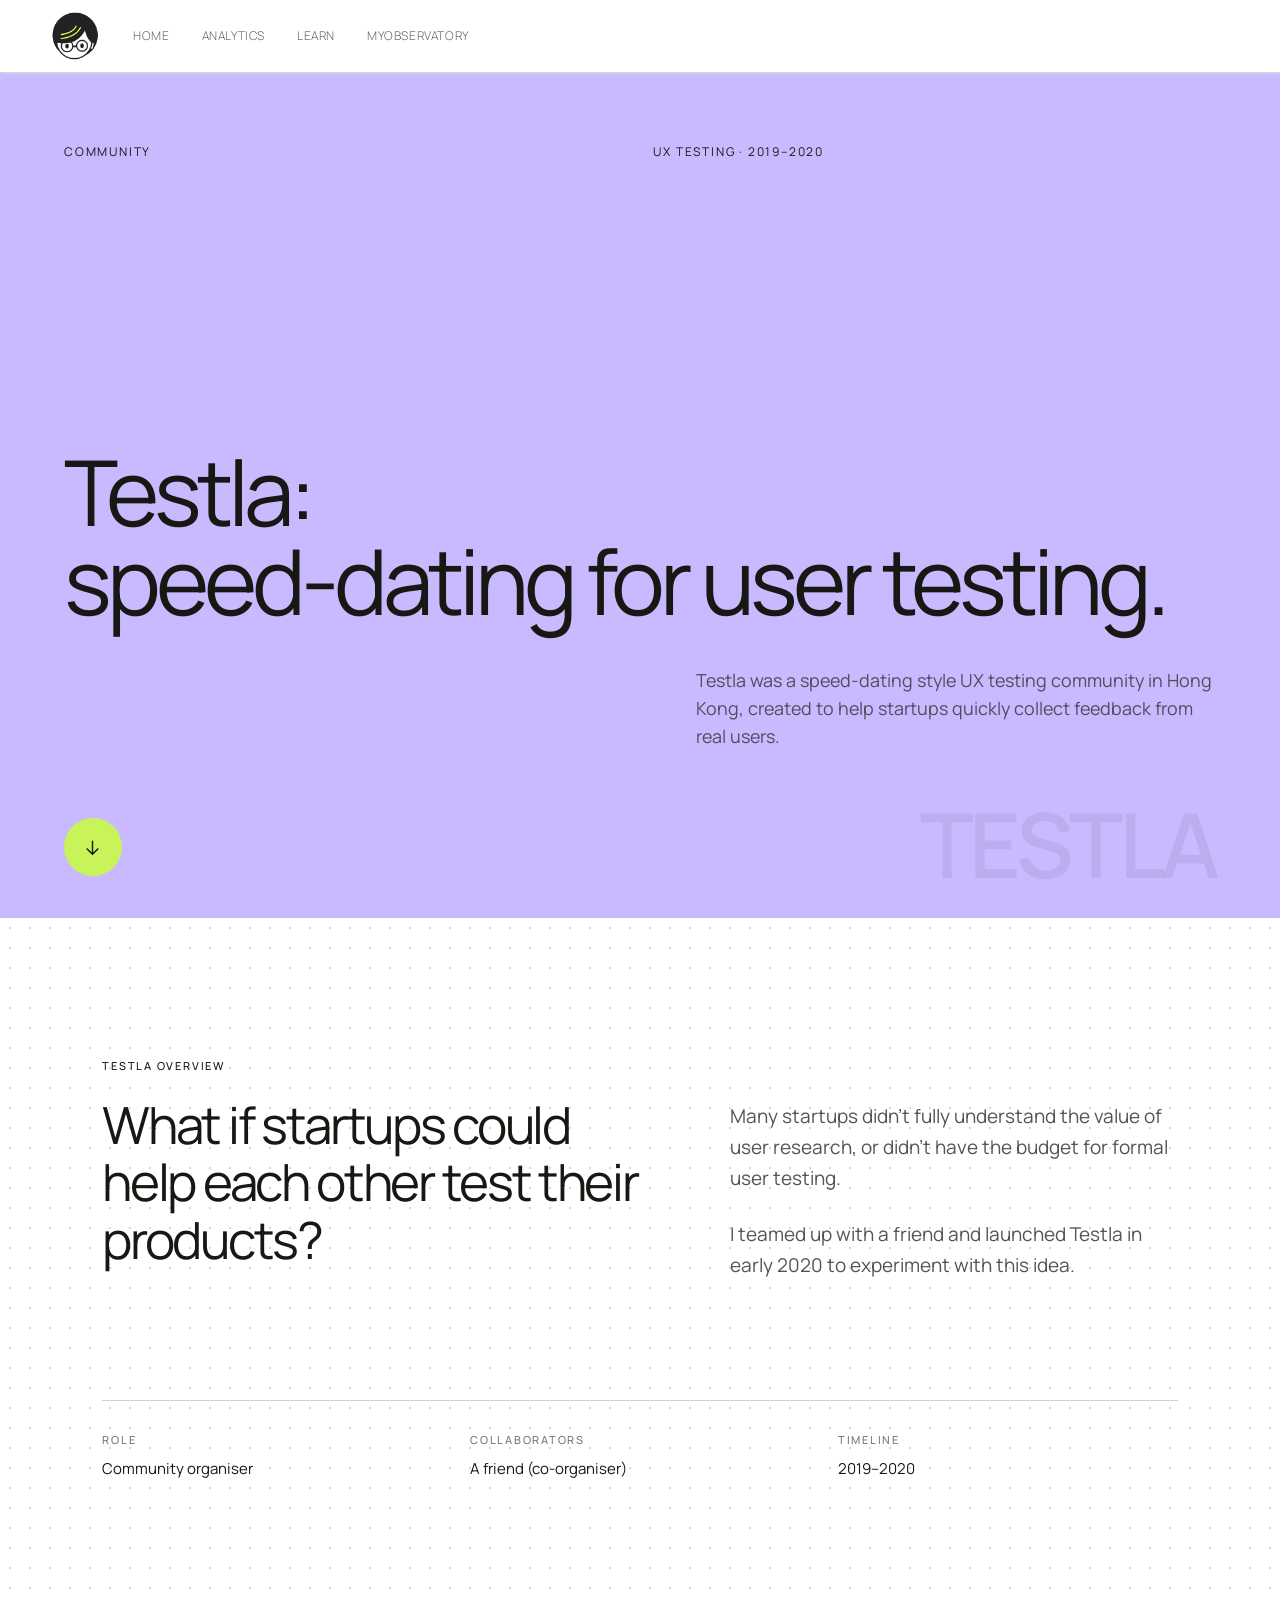
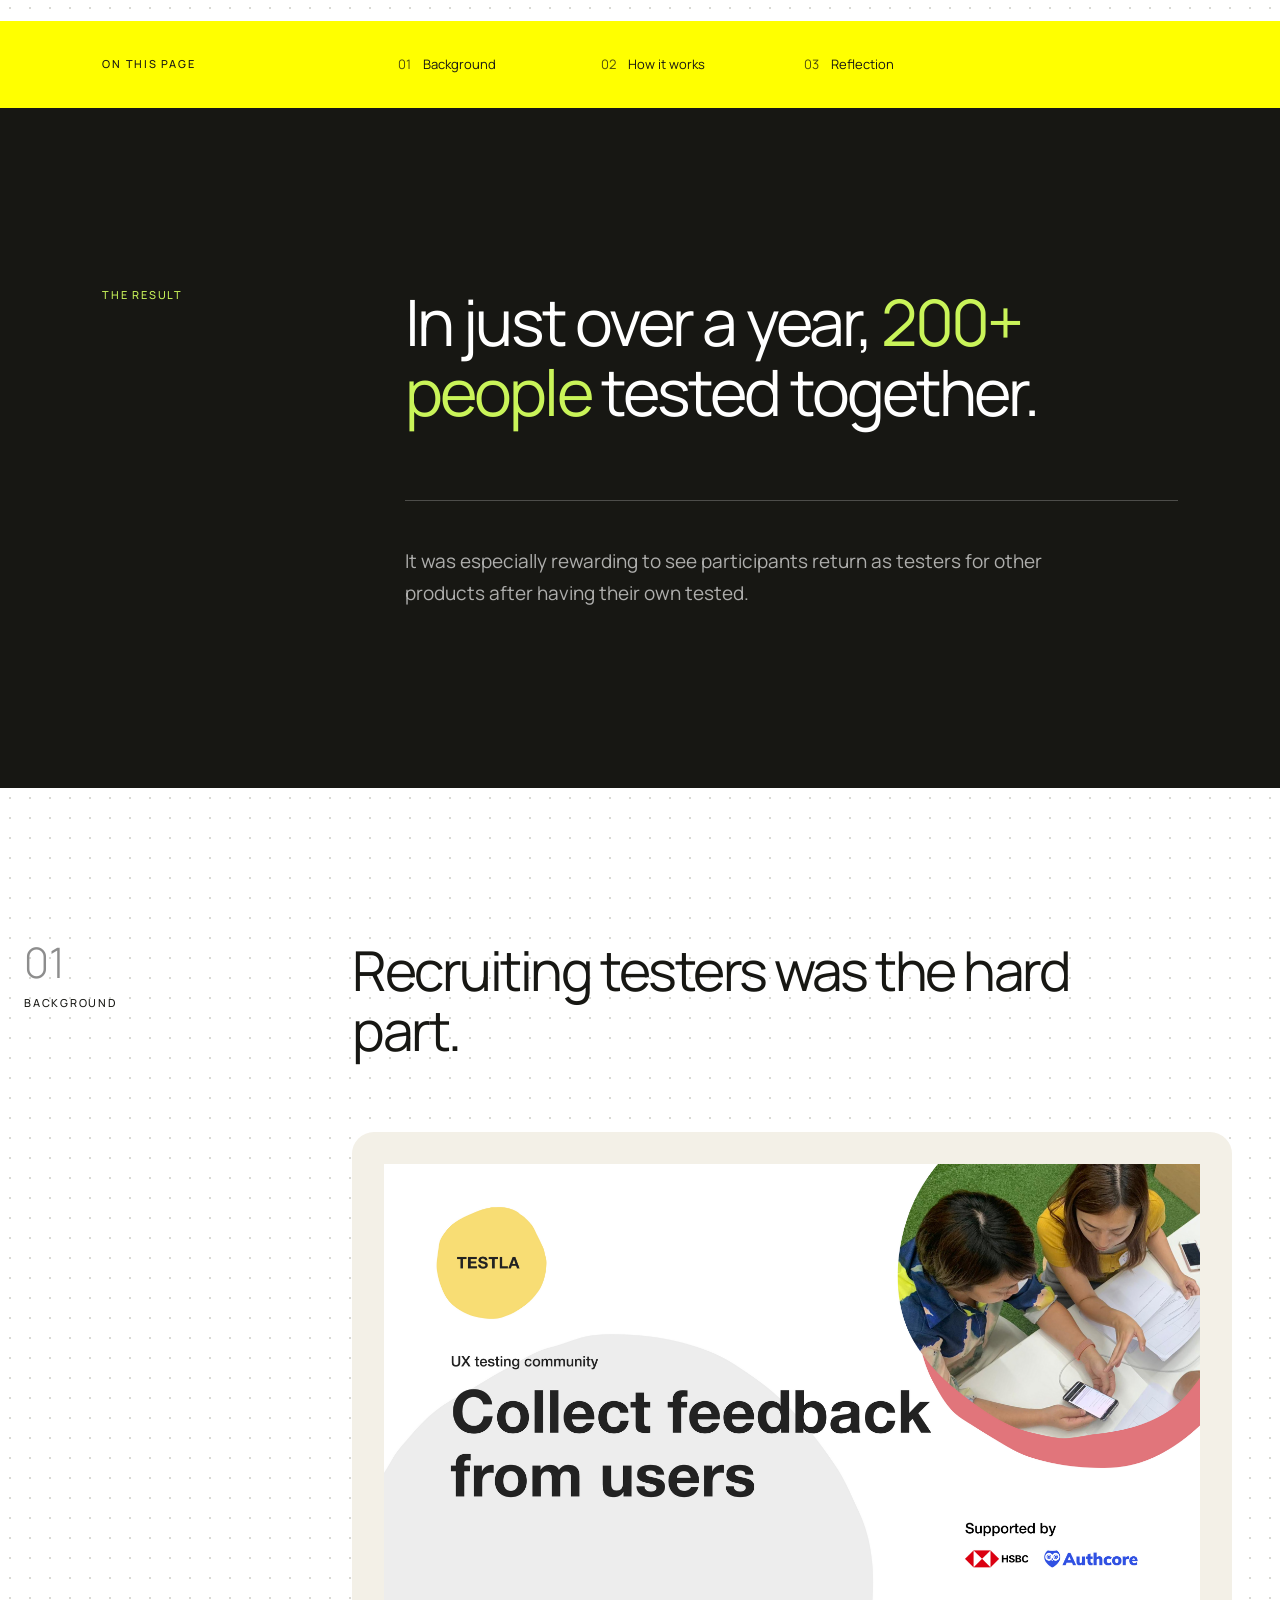
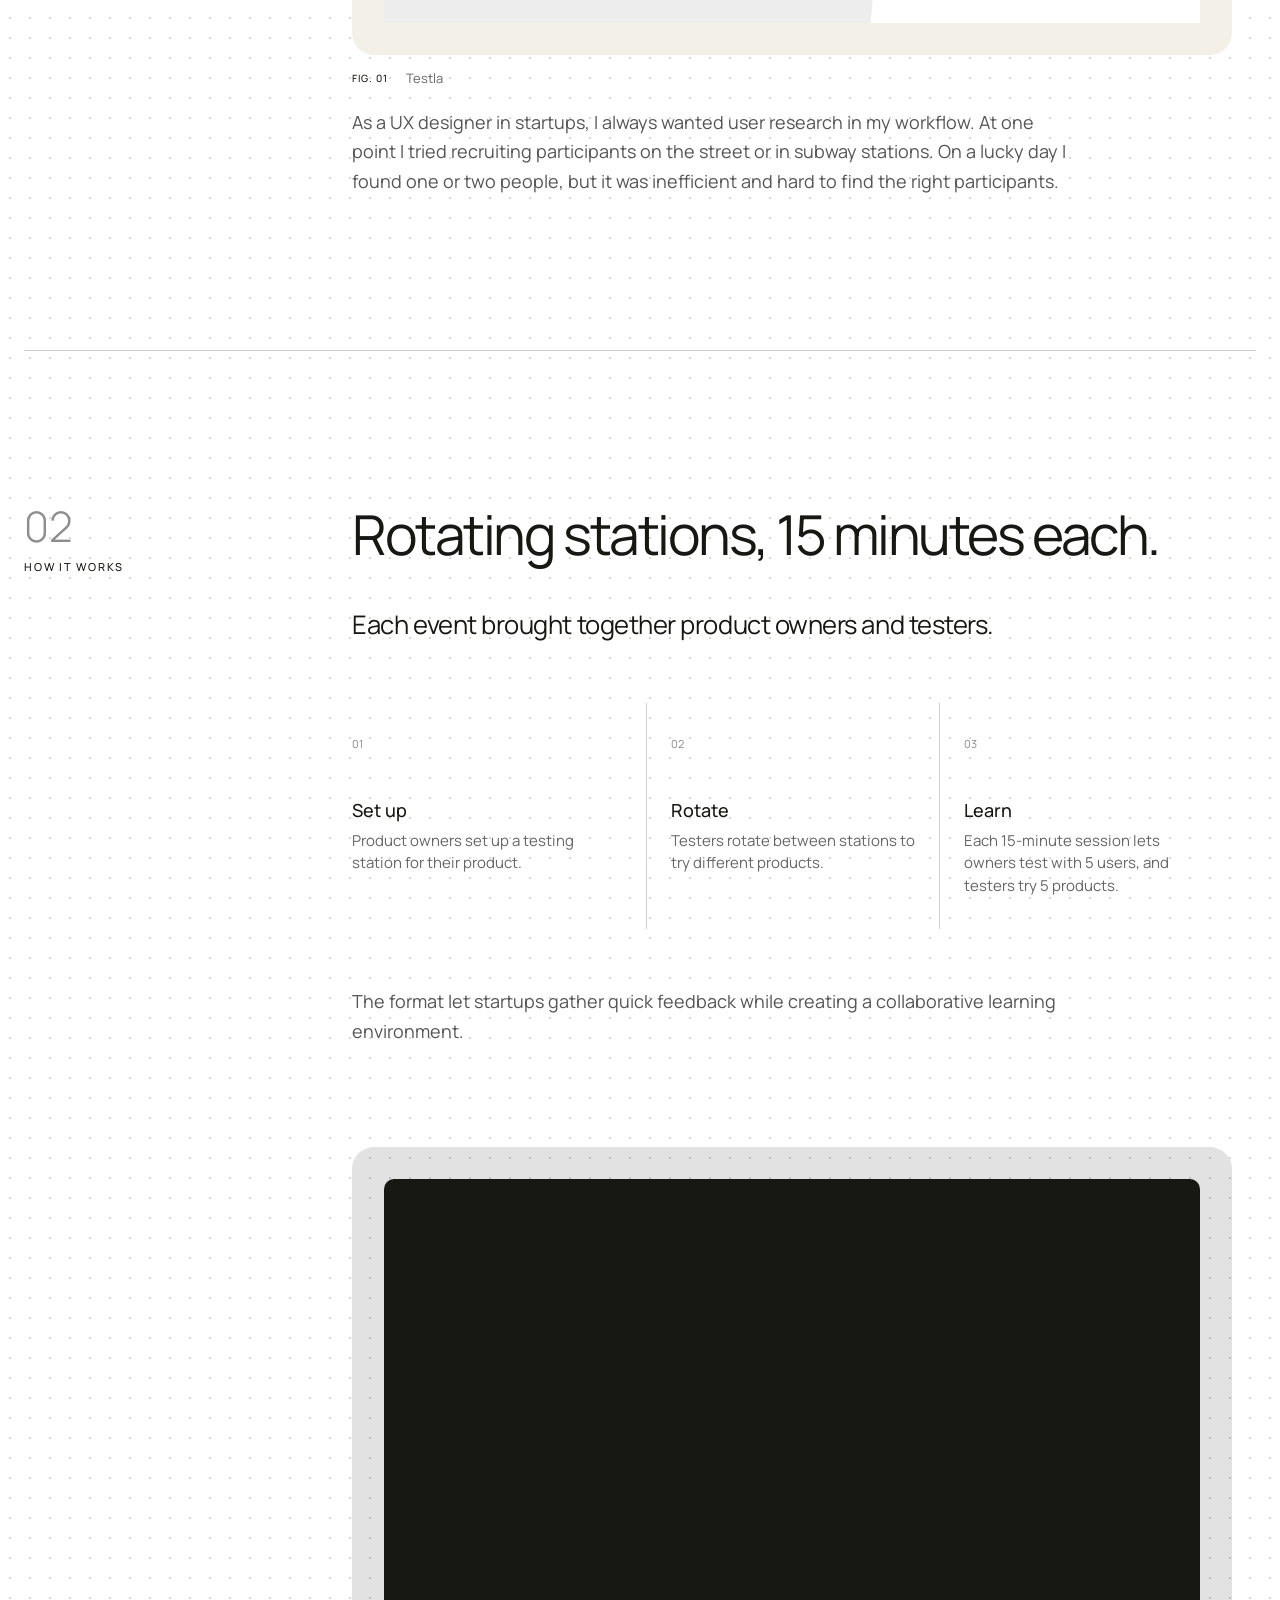
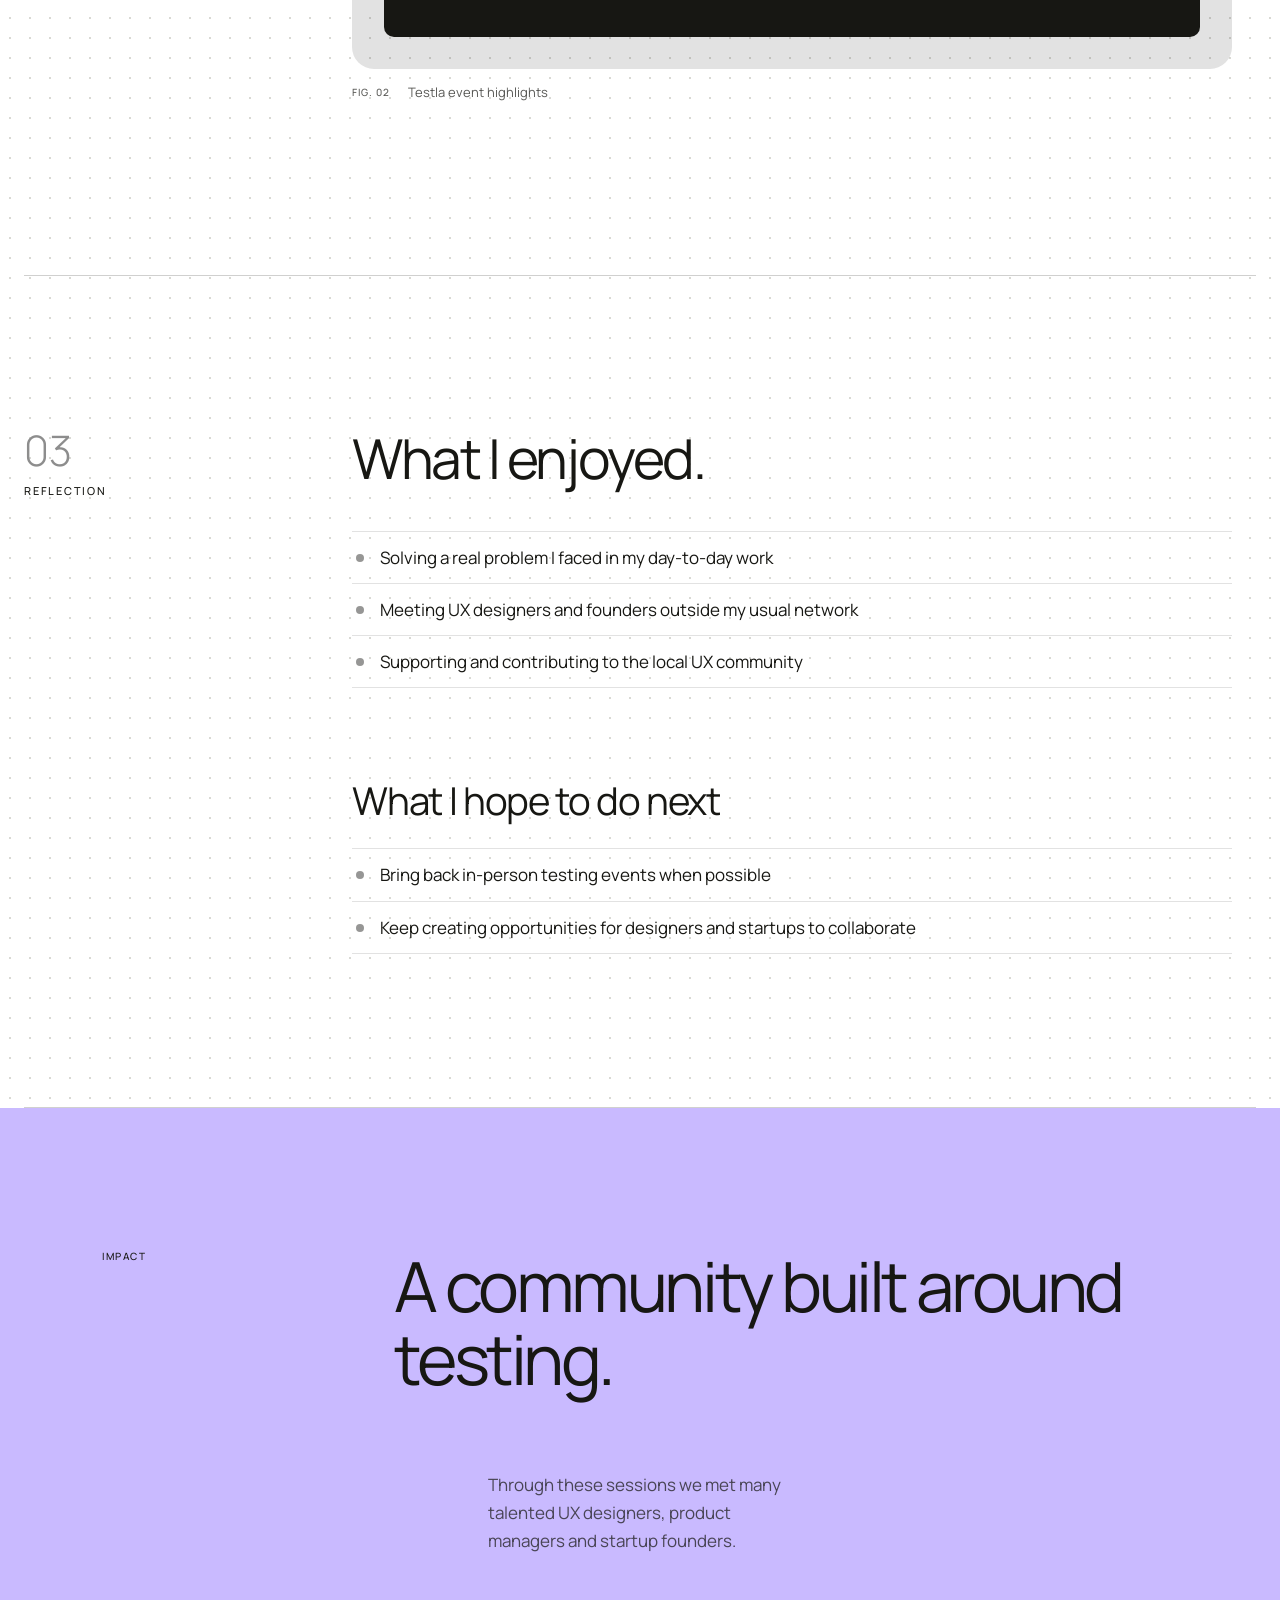
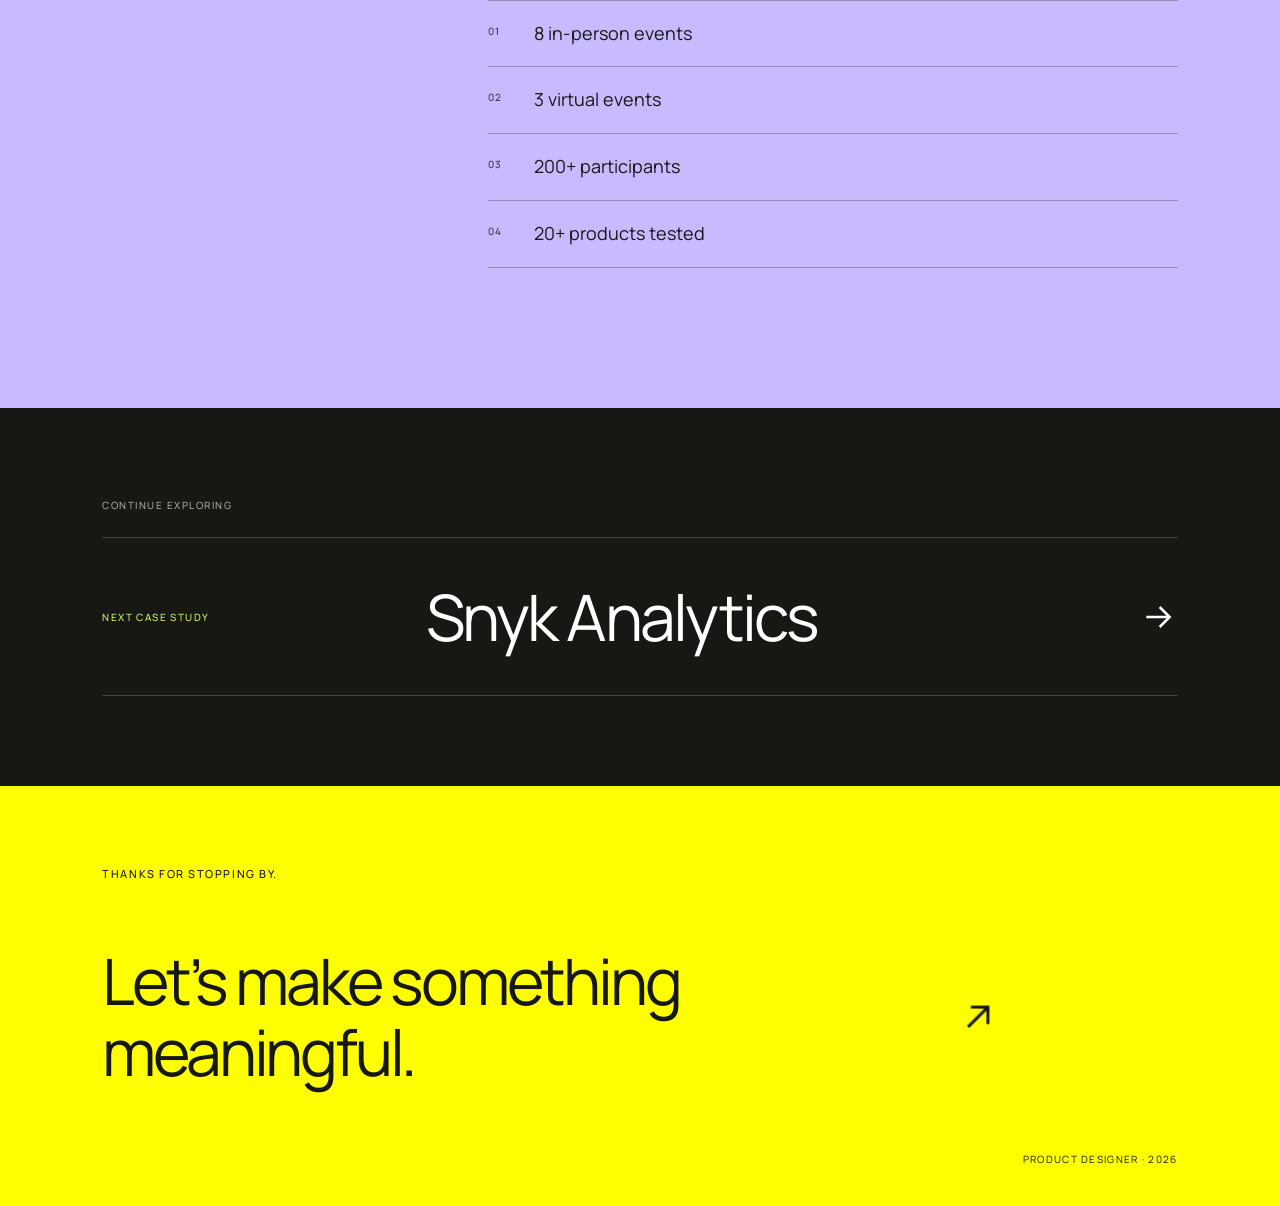
<file: testla.html>
<!doctype html>
<html lang="en">
  <head>
    <meta charset="UTF-8" />
    <meta name="viewport" content="width=device-width, initial-scale=1.0" />
    <title>Testla · Phoebe Yu</title>
    <meta name="description" content="A speed-dating style UX testing community in Hong Kong. A community project by Phoebe Yu." />
    <link rel="icon" type="image/png" href="Homepage/src/assets/phoebe-avatar.png" />
    <link rel="preconnect" href="https://fonts.googleapis.com" />
    <link rel="preconnect" href="https://fonts.gstatic.com" crossorigin />
    <link href="https://fonts.googleapis.com/css2?family=Manrope:wght@300;400;500;600;700;800&display=swap" rel="stylesheet" />
    <style>
/* Reset (stands in for Tailwind Preflight used by the Figma Make template) */
*,
*::before,
*::after {
  box-sizing: border-box;
  margin: 0;
  padding: 0;
  border: 0 solid;
}

html {
  -webkit-text-size-adjust: 100%;
  scroll-behavior: smooth;
  background: #171713;
}

body {
  color: #171713;
  background: #f3f0e7;
  font-family: Manrope, sans-serif;
  font-size: 17px;
  line-height: 1.65;
  -webkit-font-smoothing: antialiased;
}

h1, h2, h3, h4, p, blockquote, figure, dl, dd {
  font-weight: inherit;
  font-size: inherit;
}

ul, ol {
  list-style: none;
}

a {
  color: inherit;
  text-decoration: none;
}

button {
  font: inherit;
  color: inherit;
  cursor: pointer;
}

img,
svg,
iframe {
  display: block;
  max-width: 100%;
}

::selection {
  color: #171713;
  background: #ff0;
}

:root {
  --ink: #171713;
  --cream: #f3f0e7;
  --yellow: #ff0;
  --lime: #c9f459;
  --lavender: #c9baff;
  --coral: #ff765f;
  --line: 2px solid var(--ink);
  --rule: color-mix(in srgb, var(--ink) 20%, transparent);
}

.site {
  min-width: 320px;
  overflow: clip;
}

.site-header {
  z-index: 90;
  position: sticky;
  top: 0;
  width: 100%;
  height: 72px;
  display: flex;
  align-items: center;
  justify-content: flex-start;
  padding: 0 clamp(22px, 4vw, 64px);
  color: #222;
  background: #fff;
  box-shadow: 1px 1px 3px #ddd;
}

.avatar-link,
.avatar-link img {
  display: block;
  width: 48px;
  height: 48px;
  border-radius: 50%;
}

.site-header nav {
  display: flex;
  align-items: center;
  gap: 0;
  margin-left: 18px;
}

.site-header nav a {
  opacity: 0.7;
  color: #222;
  letter-spacing: 0.6px;
  text-transform: uppercase;
  white-space: nowrap;
  padding: 15px 16px;
  font-size: 12px;
  font-weight: 300;
  transition:
    opacity 0.2s,
    transform 0.2s,
    color 0.2s;
}

.site-header nav a:hover {
  opacity: 1;
  color: #8f8f8f;
  transform: translateY(-2px);
}

.site-header nav a.active {
  opacity: 1;
  color: #222;
}

.menu-toggle {
  display: none;
}

.hero {
  position: relative;
  min-height: 94svh;
  color: var(--ink);
  background: var(--lavender);
  padding: 73px clamp(24px, 5vw, 76px) 42px;
  display: flex;
  flex-direction: column;
  justify-content: space-between;
}

.hero__eyebrow {
  display: flex;
  justify-content: space-between;
  max-width: 760px;
  font:
    400 12px/1.2 Manrope,
    sans-serif;
  letter-spacing: 0.15em;
  text-transform: uppercase;
  color: var(--ink);
}

.hero__title {
  z-index: 1;
  position: relative;
  margin-top: auto;
  margin-bottom: 7vh;
}

.hero h1 {
  max-width: 1160px;
  font:
    400 clamp(52px, 7.1vw, 112px) / 0.98 Manrope,
    sans-serif;
  letter-spacing: -0.055em;
}

.hero h1 em {
  color: var(--ink);
  font-style: normal;
}

.statement h2 em {
  color: var(--lime);
  font-style: normal;
}

.hero__title > p {
  width: min(520px, 100%);
  margin-top: 42px;
  margin-left: auto;
  color: color-mix(in srgb, var(--ink) 68%, transparent);
  font-size: clamp(17px, 1.4vw, 21px);
  line-height: 1.55;
}

.hero__footer {
  z-index: 1;
  display: flex;
  justify-content: space-between;
  align-items: end;
}

.round-link {
  width: 58px;
  height: 58px;
  display: grid;
  place-items: center;
  color: var(--ink);
  background: var(--lime);
  border-radius: 50%;
  transform: rotate(90deg);
  transition: transform 180ms ease;
}

.round-link:hover {
  transform: rotate(90deg) scale(1.08);
}

.arrow {
  width: 23px;
  fill: none;
  stroke: currentColor;
  stroke-width: 1.5;
}

.arrow.diagonal {
  transform: rotate(-45deg);
}

.hero__mark {
  color: color-mix(in srgb, var(--ink) 7%, transparent);
  font:
    600 clamp(42px, 7vw, 100px) / 0.7 Manrope,
    sans-serif;
  letter-spacing: -0.05em;
}

.reveal {
  animation: enter 700ms cubic-bezier(0.2, 0.7, 0.2, 1) both;
}

.reveal--delay {
  animation-delay: 120ms;
}

@keyframes enter {
  from {
    opacity: 0;
    transform: translateY(24px);
  }
}

.overview {
  display: grid;
  grid-template-columns: 1.1fr 0.9fr;
  gap: 80px;
  padding: clamp(80px, 11vw, 164px) clamp(24px, 8vw, 140px);
  background-color: #fff;
  background-image: radial-gradient(#d9d9d4 1.25px, transparent 1.25px);
  background-size: 20px 20px;
}

.kicker,
.overview dt {
  margin-bottom: 24px;
  font:
    500 11px/1.2 Manrope,
    sans-serif;
  text-transform: uppercase;
  letter-spacing: 0.16em;
}

.overview h2 {
  max-width: 720px;
  font:
    400 clamp(34px, 4vw, 62px) / 1.12 Manrope,
    sans-serif;
  letter-spacing: -0.045em;
}

.overview__copy {
  padding-top: 42px;
  color: #535353;
  font-size: 19px;
}

.overview__copy p + p {
  margin-top: 24px;
}

.meta {
  grid-column: 1 / -1;
  display: grid;
  grid-template-columns: repeat(4, 1fr);
  gap: 28px;
  margin-top: 38px;
  padding-top: 32px;
  border-top: 1px solid var(--rule);
}

.overview dt {
  margin-bottom: 12px;
  color: #777;
}

.overview dd {
  max-width: 230px;
  font:
    400 15px/1.5 Manrope,
    sans-serif;
}

.contents {
  position: relative;
  background: var(--yellow);
  padding: 35px clamp(24px, 8vw, 140px);
  display: flex;
  align-items: start;
  justify-content: space-between;
  gap: 50px;
}

.contents > span {
  flex: none;
  font:
    500 11px/1.5 Manrope,
    sans-serif;
  text-transform: uppercase;
  letter-spacing: 0.16em;
}

.contents > div {
  width: min(780px, 100%);
  display: grid;
  grid-template-columns: repeat(3, 1fr);
  gap: 18px 32px;
}

.contents a {
  display: flex;
  gap: 12px;
  font:
    400 13px/1.3 Manrope,
    sans-serif;
}

.contents a span {
  opacity: 0.45;
}

.statement {
  min-height: 680px;
  color: white;
  background: var(--ink);
  padding: clamp(80px, 10vw, 150px) clamp(24px, 8vw, 140px);
  display: grid;
  grid-template-columns: 1fr 3fr;
  align-content: center;
  gap: 45px;
}

.statement > p:first-child {
  color: var(--lime);
  font:
    500 11px/1.5 Manrope,
    sans-serif;
  text-transform: uppercase;
  letter-spacing: 0.16em;
}

.statement h2 {
  max-width: 1040px;
  font:
    400 clamp(38px, 5vw, 74px) / 1.1 Manrope,
    sans-serif;
  letter-spacing: -0.045em;
}

.statement__line {
  grid-column: 2;
  height: 1px;
  margin-top: 28px;
  background: rgba(255, 255, 255, 0.23);
}

.statement .statement__detail {
  grid-column: 2;
  max-width: 660px;
  color: rgba(255, 255, 255, 0.65);
  font-size: 19px;
}

.narrative {
  background-color: #fff;
  background-image: radial-gradient(#d9d9d4 1.25px, transparent 1.25px);
  background-size: 20px 20px;
}

.chapter {
  width: min(1240px, calc(100% - 48px));
  margin: 0 auto;
  padding: clamp(90px, 12vw, 170px) 0;
  display: grid;
  grid-template-columns: minmax(170px, 0.4fr) minmax(0, 1.6fr);
  gap: clamp(40px, 8vw, 120px);
  border-bottom: 1px solid var(--rule);
  scroll-margin-top: 30px;
}

.chapter__label {
  height: fit-content;
  position: sticky;
  top: 40px;
}

.chapter__label span {
  display: block;
  margin-bottom: 12px;
  color: #8d8d8d;
  font:
    300 42px/1 Manrope,
    sans-serif;
}

.chapter__label p {
  font:
    500 11px/1.4 Manrope,
    sans-serif;
  text-transform: uppercase;
  letter-spacing: 0.16em;
}

.chapter__body {
  max-width: 880px;
}

.chapter h2 {
  max-width: 820px;
  margin-bottom: 42px;
  font:
    400 clamp(36px, 4.3vw, 64px) / 1.08 Manrope,
    sans-serif;
  letter-spacing: -0.045em;
}

.chapter__body > p {
  max-width: 720px;
  color: #555;
  font-size: 18px;
}

.chapter__body > p + p {
  margin-top: 24px;
}

.chapter__body > .lead {
  color: var(--ink);
  font:
    400 clamp(21px, 2vw, 28px) / 1.5 Manrope,
    sans-serif;
  letter-spacing: -0.018em;
}

.problem-grid {
  margin: 58px 0;
  display: grid;
  grid-template-columns: repeat(3, 1fr);
  border-radius: 22px;
  overflow: hidden;
}

.problem-grid > div {
  padding: 25px 24px 32px 0;
}

.problem-grid > div + div {
  padding-left: 24px;
  border-left: 1px solid var(--rule);
}

.problem-grid span {
  color: #888;
  font:
    400 11px Manrope,
    sans-serif;
}

.problem-grid h3 {
  margin: 42px 0 8px;
  font:
    500 18px Manrope,
    sans-serif;
}

.problem-grid p {
  color: #666;
  font-size: 15px;
  line-height: 1.5;
}

blockquote {
  margin-top: 70px;
  padding: 40px;
  color: white;
  background: var(--ink);
  border-radius: 22px;
  overflow: hidden;
  font:
    400 clamp(28px, 3vw, 45px) / 1.25 Manrope,
    sans-serif;
  letter-spacing: -0.035em;
}

blockquote::before {
  content: "→";
  display: block;
  margin-bottom: 42px;
  color: var(--lime);
  font-size: 34px;
}

blockquote span {
  display: block;
  color: var(--lime);
}

.figure {
  margin: 72px 0 20px;
}

.figure > a {
  position: relative;
  display: block;
  padding: clamp(15px, 2.5vw, 34px);
  background: var(--cream);
  border-radius: 22px;
  overflow: hidden;
}

.figure img {
  width: 100%;
  height: auto;
  transition: transform 400ms cubic-bezier(0.2, 0.7, 0.2, 1);
}

.figure__open {
  position: absolute;
  right: 20px;
  bottom: 20px;
  display: flex;
  align-items: center;
  gap: 8px;
  padding: 10px 13px;
  color: white;
  background: var(--ink);
  font:
    400 10px Manrope,
    sans-serif;
  text-transform: uppercase;
  letter-spacing: 0.08em;
  opacity: 0;
  transform: translateY(5px);
  transition: 180ms ease;
}

.figure__open .arrow {
  width: 15px;
}

.figure a:hover img {
  transform: scale(1.012);
}

.figure a:hover .figure__open {
  opacity: 1;
  transform: translateY(0);
}

.figure figcaption {
  margin-top: 14px;
  display: flex;
  gap: 18px;
  color: #676767;
  font-size: 13px;
  line-height: 1.4;
}

.figure figcaption span {
  color: var(--ink);
  flex: none;
  font:
    500 10px/1.8 Manrope,
    sans-serif;
  text-transform: uppercase;
  letter-spacing: 0.1em;
}

.figure-pair {
  display: grid;
  grid-template-columns: 1fr 1fr;
  gap: 24px;
}

.figure-pair .figure {
  margin-top: 28px;
}

.figure-pair .figure > a {
  height: 410px;
  display: flex;
  align-items: center;
}

.decision {
  margin: 64px 0;
  display: grid;
  grid-template-columns: 0.85fr 1.15fr;
  color: white;
  background: var(--ink);
  border-radius: 22px;
  overflow: hidden;
}

.decision > div {
  padding: 45px;
}

.decision .kicker {
  color: var(--lime);
}

.decision h3 {
  font:
    400 28px/1.3 Manrope,
    sans-serif;
  letter-spacing: -0.025em;
}

.decision ul {
  border-left: 1px solid rgba(255, 255, 255, 0.18);
}

.decision li {
  padding: 22px 26px;
  font-size: 15px;
  border-bottom: 1px solid rgba(255, 255, 255, 0.18);
}

.decision li:last-child {
  border: 0;
}

.decision li span {
  display: inline-block;
  width: 78px;
  margin-right: 12px;
  color: var(--lime);
  font:
    500 9px Manrope,
    sans-serif;
  text-transform: uppercase;
  letter-spacing: 0.1em;
}

.decision li.muted {
  color: rgba(255, 255, 255, 0.45);
}

.decision li.muted span {
  color: rgba(255, 255, 255, 0.45);
}

.pullquote {
  margin: 64px 0;
  padding: 45px;
  background: var(--lime);
  border-radius: 22px;
  overflow: hidden;
}

.pullquote span {
  font:
    500 10px Manrope,
    sans-serif;
  text-transform: uppercase;
  letter-spacing: 0.12em;
}

.pullquote p {
  max-width: 680px;
  margin-top: 50px;
  font:
    400 clamp(25px, 3vw, 39px) / 1.25 Manrope,
    sans-serif;
  letter-spacing: -0.035em;
}

.chapter__body .subhead {
  max-width: 700px;
  margin: 90px 0 24px;
  font:
    400 clamp(27px, 3vw, 40px) / 1.2 Manrope,
    sans-serif;
  letter-spacing: -0.035em;
}

.impact {
  color: var(--ink);
  background: var(--lavender);
  padding: clamp(90px, 11vw, 160px) clamp(24px, 8vw, 140px);
  scroll-margin-top: 0;
}

.impact__heading {
  display: grid;
  grid-template-columns: 1fr 3fr;
  gap: 30px;
}

.impact__heading span,
.impact__next > span {
  font:
    500 10px/1.5 Manrope,
    sans-serif;
  text-transform: uppercase;
  letter-spacing: 0.15em;
}

.impact__heading h2 {
  max-width: 950px;
  font:
    400 clamp(40px, 5.4vw, 80px) / 1.06 Manrope,
    sans-serif;
  letter-spacing: -0.05em;
}

.impact__copy {
  width: min(690px, 75%);
  margin: 75px 0 0 auto;
  display: grid;
  grid-template-columns: 1fr 1fr;
  gap: 45px;
  color: color-mix(in srgb, var(--ink) 72%, transparent);
}

.figure--dark {
  margin-top: 100px;
}

.figure--dark > a {
  background: color-mix(in srgb, var(--ink) 12%, transparent);
}

.figure--dark figcaption,
.figure--dark figcaption span {
  color: color-mix(in srgb, var(--ink) 72%, transparent);
}

.impact__next {
  display: grid;
  grid-template-columns: 1fr 3fr;
  gap: 30px;
  margin-top: 100px;
  padding-top: 40px;
  border-top: 1px solid color-mix(in srgb, var(--ink) 30%, transparent);
}

.impact__next p {
  max-width: 760px;
  font:
    300 clamp(23px, 2.5vw, 34px) / 1.45 Manrope,
    sans-serif;
}

.next-project {
  padding: 90px clamp(24px, 8vw, 140px);
  color: white;
  background: var(--ink);
}

.next-project > p {
  color: #777;
  font:
    500 10px Manrope,
    sans-serif;
  text-transform: uppercase;
  letter-spacing: 0.15em;
}

.next-project a {
  margin-top: 25px;
  padding: 35px 0;
  display: grid;
  grid-template-columns: 1fr 2.2fr auto;
  align-items: center;
  border-top: 1px solid #444;
  border-bottom: 1px solid #444;
}

.next-project a span {
  color: var(--lime);
  font:
    500 10px Manrope,
    sans-serif;
  text-transform: uppercase;
  letter-spacing: 0.14em;
}

.next-project a strong {
  font:
    400 clamp(34px, 5vw, 70px) Manrope,
    sans-serif;
  letter-spacing: -0.045em;
}

.next-project a .arrow {
  width: 40px;
  transition: transform 180ms ease;
}

.next-project a:hover .arrow {
  transform: translateX(10px);
}

footer {
  min-height: 420px;
  padding: 80px clamp(24px, 8vw, 140px) 40px;
  display: flex;
  flex-direction: column;
  align-items: start;
  color: var(--ink);
  background: var(--yellow);
}

footer > p {
  font:
    500 11px Manrope,
    sans-serif;
  text-transform: uppercase;
  letter-spacing: 0.14em;
}

footer > a {
  max-width: 900px;
  margin: auto 0;
  display: flex;
  align-items: center;
  gap: 20px;
  font:
    400 clamp(35px, 5vw, 75px) / 1.1 Manrope,
    sans-serif;
  letter-spacing: -0.05em;
}

footer > a .arrow {
  flex: none;
  width: 48px;
}

footer > span {
  align-self: end;
  font:
    400 10px Manrope,
    sans-serif;
  text-transform: uppercase;
  letter-spacing: 0.13em;
}

@media (max-width: 900px) {
  .overview,
  .statement,
  .impact__heading,
  .impact__next {
    grid-template-columns: 1fr;
  }

  .meta {
    grid-template-columns: 1fr 1fr;
  }

  .statement__line,
  .statement .statement__detail {
    grid-column: 1;
  }

  .statement {
    align-content: start;
  }

  .impact__copy {
    width: 100%;
  }
}

@media (max-width: 680px) {
  body {
    font-size: 16px;
  }

  .site-header {
    height: 68px;
    padding: 0 18px;
  }

  .avatar-link,
  .avatar-link img {
    width: 42px;
    height: 42px;
  }

  .menu-toggle {
    z-index: 2;
    position: relative;
    width: 42px;
    height: 42px;
    margin-left: auto;
    display: grid;
    place-content: center;
    gap: 6px;
    background: transparent;
    border: 0;
  }

  .menu-toggle span {
    width: 24px;
    height: 2px;
    background: var(--ink);
    transition: transform 0.22s;
  }

  .menu-toggle.is-open span:first-child {
    transform: translateY(4px) rotate(45deg);
  }

  .menu-toggle.is-open span:last-child {
    transform: translateY(-4px) rotate(-45deg);
  }

  .site-header nav {
    opacity: 0;
    pointer-events: none;
    position: fixed;
    inset: 68px 0 auto;
    display: flex;
    flex-direction: column;
    align-items: stretch;
    margin-left: 0;
    padding: 14px 18px 20px;
    background: #fff;
    border-top: 1px solid #ddd;
    box-shadow: 0 8px 18px #00000014;
    transform: translateY(-130%);
    transition:
      transform 0.26s,
      opacity 0.22s;
  }

  .site-header nav.is-open {
    opacity: 1;
    pointer-events: auto;
    transform: translateY(0);
  }

  .site-header nav a {
    display: block;
    padding: 14px 0;
    text-align: left;
    font-size: 17px;
  }

  .hero {
    min-height: 820px;
    padding-top: 48px;
  }

  .hero__eyebrow {
    flex-direction: column;
    gap: 8px;
  }

  .hero h1 br {
    display: none;
  }

  .hero__title > p {
    margin: 34px 0 0;
  }

  .hero__mark {
    display: none;
  }

  .overview {
    grid-template-columns: 1fr;
    gap: 10px;
  }

  .overview__copy {
    padding-top: 45px;
  }

  .meta {
    margin-top: 55px;
    grid-template-columns: 1fr;
  }

  .meta div {
    padding-bottom: 20px;
    border-bottom: 1px solid var(--rule);
  }

  .contents {
    display: block;
  }

  .contents > div {
    margin-top: 25px;
    grid-template-columns: 1fr 1fr;
  }

  .statement {
    min-height: 650px;
  }

  .chapter {
    width: calc(100% - 40px);
    grid-template-columns: 1fr;
    gap: 35px;
  }

  .chapter__label {
    position: static;
    display: flex;
    align-items: baseline;
    gap: 15px;
  }

  .chapter__label span {
    margin: 0;
    font-size: 28px;
  }

  .problem-grid,
  .figure-pair,
  .decision,
  .impact__copy {
    grid-template-columns: 1fr;
  }

  .problem-grid > div + div {
    padding-left: 0;
    border-top: 1px solid var(--rule);
    border-left: 0;
  }

  .problem-grid h3 {
    margin-top: 20px;
  }

  blockquote,
  .pullquote {
    padding: 28px;
  }

  .figure {
    margin-top: 50px;
  }

  .figure-pair .figure {
    margin-top: 35px;
  }

  .figure-pair .figure > a {
    height: auto;
  }

  .figure__open {
    display: none;
  }

  .decision > div {
    padding: 32px 25px;
  }

  .decision ul {
    border-top: 1px solid rgba(255, 255, 255, 0.18);
    border-left: 0;
  }

  .decision li span {
    display: block;
    margin-bottom: 8px;
  }

  .impact__copy {
    margin-top: 45px;
  }

  .next-project a {
    grid-template-columns: 1fr auto;
  }

  .next-project a span {
    grid-column: 1 / -1;
    margin-bottom: 18px;
  }

  footer {
    min-height: 470px;
  }

  footer > a {
    align-items: end;
  }
}

@media (prefers-reduced-motion: reduce) {
  html {
    scroll-behavior: auto;
  }

  *,
  *::before,
  *::after {
    animation-duration: 0.01ms !important;
    animation-iteration-count: 1 !important;
    transition-duration: 0.01ms !important;
  }
}

/* ---- Additions for the Snyk Analytics case study ---- */

.meta--three {
  grid-template-columns: repeat(3, 1fr);
}

.contents > div {
  grid-template-columns: repeat(4, 1fr);
}

.problem-grid--two {
  grid-template-columns: repeat(2, 1fr);
  border-radius: 0;
}

.problem-grid--two > div {
  padding: 28px 28px 32px 0;
  border-top: 1px solid var(--rule);
}

.problem-grid--two > div + div {
  padding-left: 0;
  border-left: 0;
}

.problem-grid--two > div:nth-child(even) {
  padding-left: 28px;
  border-left: 1px solid var(--rule);
}

.problem-grid--two h3 {
  margin-top: 26px;
}

.problem-grid ul {
  margin-top: 14px;
  color: #666;
  font-size: 15px;
  line-height: 1.5;
}

.problem-grid ul li + li {
  margin-top: 6px;
}

.problem-grid ul li strong {
  color: var(--ink);
  font-weight: 500;
}

.decision + .decision {
  margin-top: -40px;
}

.decision li em {
  display: block;
  margin-top: 4px;
  color: rgba(255, 255, 255, 0.6);
  font-style: normal;
}

.impact__list {
  width: min(690px, 75%);
  margin: 45px 0 0 auto;
  border-top: 1px solid color-mix(in srgb, var(--ink) 30%, transparent);
}

.impact__list li {
  display: flex;
  gap: 18px;
  padding: 18px 0;
  border-bottom: 1px solid color-mix(in srgb, var(--ink) 30%, transparent);
  font-size: 18px;
}

.impact__list li span {
  flex: none;
  width: 28px;
  font:
    500 10px/2.4 Manrope,
    sans-serif;
  letter-spacing: 0.1em;
  color: color-mix(in srgb, var(--ink) 60%, transparent);
}

.figure--video .video {
  position: relative;
  padding: clamp(15px, 2.5vw, 34px);
  background: color-mix(in srgb, var(--ink) 12%, transparent);
  border-radius: 22px;
  overflow: hidden;
}

.figure--video .video > div {
  position: relative;
  padding-top: 56.17%;
  border-radius: 10px;
  overflow: hidden;
  background: var(--ink);
}

.figure--video iframe {
  position: absolute;
  inset: 0;
  width: 100%;
  height: 100%;
}

@media (max-width: 900px) {
  .contents > div {
    grid-template-columns: repeat(3, 1fr);
  }

  .impact__list {
    width: 100%;
  }
}

@media (max-width: 680px) {
  .meta--three,
  .problem-grid--two {
    grid-template-columns: 1fr;
  }

  .problem-grid--two > div:nth-child(even) {
    padding-left: 0;
    border-left: 0;
  }

  .contents > div {
    grid-template-columns: 1fr 1fr;
  }

  .decision + .decision {
    margin-top: -40px;
  }
}

/* ---- Added for the shared site ---- */
.chapter__body .list { margin: 24px 0 0; padding: 0; list-style: none; }
.chapter__body .list li { position: relative; padding: 12px 0 12px 28px; border-top: 1px solid color-mix(in srgb, var(--ink) 12%, transparent); line-height: 1.6; }
.chapter__body .list li:last-child { border-bottom: 1px solid color-mix(in srgb, var(--ink) 12%, transparent); }
.chapter__body .list li::before { content: ""; position: absolute; left: 4px; top: 22px; width: 8px; height: 8px; border-radius: 50%; background: currentColor; opacity: .45; }
.chapter__body .list strong { display: block; font-weight: 700; }
.figure--banner { margin-top: 0; }
.video-placeholder { position: absolute; inset: 0; display: grid; place-items: center; text-align: center; color: color-mix(in srgb, white 70%, transparent); font: 500 15px/1.5 Manrope, sans-serif; padding: 24px; }
.video-placeholder strong { display: block; font-size: 18px; color: white; margin-bottom: 4px; }

/* Accessibility contrast fixes */
.contents a span { opacity: 0.75; }
.impact__list li span { color: color-mix(in srgb, var(--ink) 80%, transparent); }
.next-project > p { color: #a3a3a3; }
    </style>
  </head>
  <body>
    <div class="site">
      <header class="site-header">
        <a href="index.html#top" class="avatar-link" aria-label="Phoebe Yu, home">
          <img src="Homepage/src/assets/phoebe-avatar.png" alt="" />
        </a>
        <button class="menu-toggle" type="button" aria-expanded="false" aria-controls="main-menu" aria-label="Open menu">
          <span></span>
          <span></span>
        </button>
        <nav id="main-menu" aria-label="Main navigation">
          <a href="index.html#top">Home</a>
          <a href="snyk-analytics.html">Analytics</a>
          <a href="snyk-learn.html">Learn</a>
          <a href="myobservatory.html">MyObservatory</a>
        </nav>
      </header>

      <main id="top">
        <section class="hero">
          <div class="hero__eyebrow reveal">
            <span>Community</span>
            <span>UX testing · 2019–2020</span>
          </div>
          <div class="hero__title reveal reveal--delay">
            <h1>
              Testla:
              <br />
              <em>speed-dating for user testing.</em>
            </h1>
            <p>Testla was a speed-dating style UX testing community in Hong Kong, created to help startups quickly collect feedback from real users.</p>
          </div>
          <div class="hero__footer">
            <a href="#overview" class="round-link" aria-label="Scroll to project overview">
              <svg aria-hidden="true" viewBox="0 0 24 24" class="arrow"><path d="M5 12h14M13 6l6 6-6 6" /></svg>
            </a>
            <div class="hero__mark" aria-hidden="true">TESTLA</div>
          </div>
        </section>

        <section class="overview" id="overview">
          <div class="overview__intro">
            <p class="kicker">Testla overview</p>
            <h2>What if startups could help each other test their products?</h2>
          </div>
          <div class="overview__copy">
            <p>Many startups didn’t fully understand the value of user research, or didn’t have the budget for formal user testing.</p>
            <p>I teamed up with a friend and launched Testla in early 2020 to experiment with this idea.</p>
          </div>
          <dl class="meta meta--three">
            <div>
              <dt>Role</dt>
              <dd>Community organiser</dd>
            </div>
            <div>
              <dt>Collaborators</dt>
              <dd>A friend (co-organiser)</dd>
            </div>
            <div>
              <dt>Timeline</dt>
              <dd>2019–2020</dd>
            </div>
          </dl>
        </section>

        <aside class="contents" aria-label="On this page">
          <span>On this page</span>
          <div>
            <a href="#background"><span>01</span>Background</a>
            <a href="#how"><span>02</span>How it works</a>
            <a href="#reflection"><span>03</span>Reflection</a>
          </div>
        </aside>

        <section class="statement">
          <p>The result</p>
          <h2>In just over a year, <em>200+ people</em> tested together.</h2>
          <div class="statement__line"></div>
          <p class="statement__detail">It was especially rewarding to see participants return as testers for other products after having their own tested.</p>
        </section>

        <div class="narrative">
          <section class="chapter" id="background">
            <div class="chapter__label">
              <span>01</span>
              <p>Background</p>
            </div>
            <div class="chapter__body">
              <h2>Recruiting testers was the hard part.</h2>
              <figure class="figure figure--light">
                <a href="Testla/Testla.png" target="_blank" rel="noreferrer" aria-label="Open figure 1 at full size">
                  <img src="Testla/Testla.png" alt="Testla" loading="lazy" />
                  <span class="figure__open">View full size <svg aria-hidden="true" viewBox="0 0 24 24" class="arrow diagonal"><path d="M5 12h14M13 6l6 6-6 6" /></svg></span>
                </a>
                <figcaption><span>Fig. 01</span>Testla</figcaption>
              </figure>
              <p>As a UX designer in startups, I always wanted user research in my workflow. At one point I tried recruiting participants on the street or in subway stations. On a lucky day I found one or two people, but it was inefficient and hard to find the right participants.</p>
            </div>
          </section>

          <section class="chapter" id="how">
            <div class="chapter__label">
              <span>02</span>
              <p>How it works</p>
            </div>
            <div class="chapter__body">
              <h2>Rotating stations, 15 minutes each.</h2>
              <p class="lead">Each event brought together product owners and testers.</p>
              <div class="problem-grid">
                <div>
                  <span>01</span>
                  <h3>Set up</h3>
                  <p>Product owners set up a testing station for their product.</p>
                </div>
                <div>
                  <span>02</span>
                  <h3>Rotate</h3>
                  <p>Testers rotate between stations to try different products.</p>
                </div>
                <div>
                  <span>03</span>
                  <h3>Learn</h3>
                  <p>Each 15-minute session lets owners test with 5 users, and testers try 5 products.</p>
                </div>
              </div>
              <p>The format let startups gather quick feedback while creating a collaborative learning environment.</p>
              <figure class="figure figure--dark figure--video">
                <div class="video">
                  <!-- To add/change the video: paste the YouTube link into data-youtube="" below -->
                  <div data-youtube="https://www.youtube.com/watch?v=ebnC-DTPT2o" title="Testla event highlights"><p class="video-placeholder"><span><strong>Video coming soon</strong>Paste a YouTube link into data-youtube</span></p></div>
                </div>
                <figcaption><span>Fig. 02</span>Testla event highlights</figcaption>
              </figure>
            </div>
          </section>

          <section class="chapter" id="reflection">
            <div class="chapter__label">
              <span>03</span>
              <p>Reflection</p>
            </div>
            <div class="chapter__body">
              <h2>What I enjoyed.</h2>
              <ul class="list">
                <li>Solving a real problem I faced in my day-to-day work</li>
                <li>Meeting UX designers and founders outside my usual network</li>
                <li>Supporting and contributing to the local UX community</li>
              </ul>
              <h3 class="subhead">What I hope to do next</h3>
              <ul class="list">
                <li>Bring back in-person testing events when possible</li>
                <li>Keep creating opportunities for designers and startups to collaborate</li>
              </ul>
            </div>
          </section>

        </div>

        <section class="impact" id="closing">
          <div class="impact__heading">
            <span>Impact</span>
            <h2>A community built around testing.</h2>
          </div>
          <div class="impact__copy">
            <p>Through these sessions we met many talented UX designers, product managers and startup founders.</p>
          </div>
          <ul class="impact__list">
            <li><span>01</span>8 in-person events</li>
            <li><span>02</span>3 virtual events</li>
            <li><span>03</span>200+ participants</li>
            <li><span>04</span>20+ products tested</li>
          </ul>
        </section>

        <section class="next-project">
          <p>Continue exploring</p>
          <a href="snyk-analytics.html">
            <span>Next case study</span>
            <strong>Snyk Analytics</strong>
            <svg aria-hidden="true" viewBox="0 0 24 24" class="arrow"><path d="M5 12h14M13 6l6 6-6 6" /></svg>
          </a>
        </section>
      </main>

      <footer>
        <p>Thanks for stopping by.</p>
        <a href="mailto:phoebeyu.design@gmail.com">
          Let’s make something meaningful.
          <svg aria-hidden="true" viewBox="0 0 24 24" class="arrow diagonal"><path d="M5 12h14M13 6l6 6-6 6" /></svg>
        </a>
        <span>Product designer · 2026</span>
      </footer>
    </div>
    <script>
(function () {
  var toggle = document.querySelector(".menu-toggle");
  var menu = document.getElementById("main-menu");
  function setOpen(open) {
    toggle.classList.toggle("is-open", open);
    menu.classList.toggle("is-open", open);
    toggle.setAttribute("aria-expanded", String(open));
    toggle.setAttribute("aria-label", open ? "Close menu" : "Open menu");
  }
  toggle.addEventListener("click", function () { setOpen(!menu.classList.contains("is-open")); });
  menu.querySelectorAll("a").forEach(function (a) { a.addEventListener("click", function () { setOpen(false); }); });

  // YouTube: paste a link or video ID into data-youtube="" on a .video box.
  document.querySelectorAll("[data-youtube]").forEach(function (box) {
    var v = box.getAttribute("data-youtube").trim();
    var m = v.match(/(?:youtu\.be\/|v=|embed\/|shorts\/)([\w-]{11})/);
    var id = m ? m[1] : (/^[\w-]{11}$/.test(v) ? v : "");
    if (!id) return; // keeps the "Video coming soon" placeholder
    box.innerHTML = '<iframe src="https://www.youtube.com/embed/' + id +
      '?rel=0" title="' + (box.getAttribute("title") || "Video") +
      '" loading="lazy" allow="autoplay; encrypted-media" allowfullscreen></iframe>';
  });
})();
    </script>
  </body>
</html>
</file>
